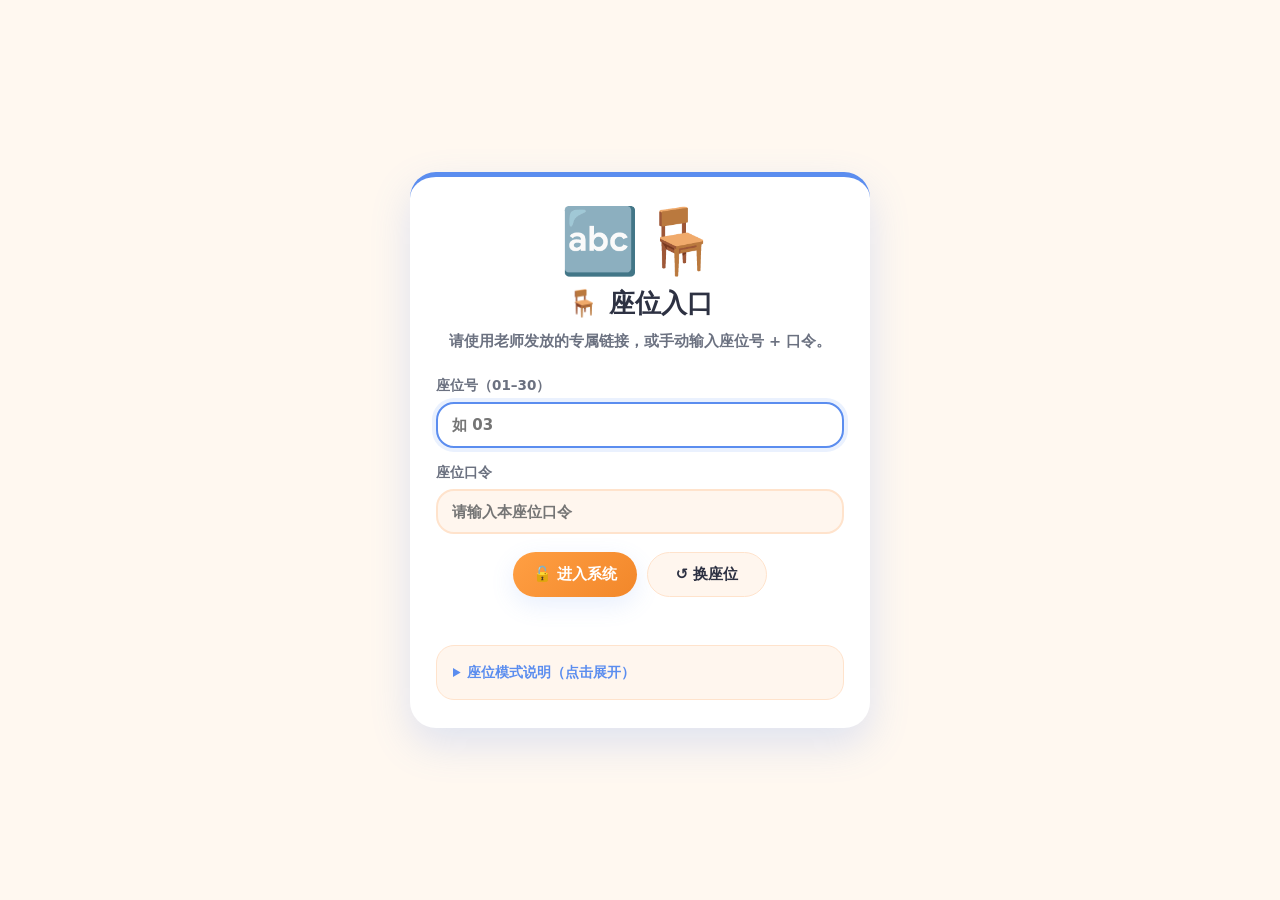
<file: index.html>
<!DOCTYPE html>
<html lang="zh-CN">
<head>
<meta charset="UTF-8" />
<meta name="viewport" content="width=device-width, initial-scale=1.0, maximum-scale=1.0, user-scalable=no" />
<title>少儿英语自然拼读学习系统</title>
<meta name="description" content="面向 5–12 岁儿童的英语自然拼读学习系统：考点库、智能刷题、错题回顾、复习计划、思维导图、模拟考试、背诵打卡、规则讲解、阅读、微课导入、成长打卡，开箱即用。" />
<link rel="preconnect" href="https://fonts.googleapis.com">
<link rel="preconnect" href="https://fonts.gstatic.com" crossorigin>
<link href="https://fonts.googleapis.com/css2?family=Nunito:wght@600;700;800;900&family=Baloo+2:wght@600;700;800&display=swap" rel="stylesheet">
<link rel="stylesheet" href="style.css" />
</head>
<body>
<div class="app">
  <!-- 侧边导航 -->
  <aside class="sidebar">
    <div class="brand">
      <div class="logo">🔤</div>
      <div>
        <div class="t1">自然拼读乐园</div>
        <div class="t2">Phonics Fun · 5–12岁</div>
      </div>
    </div>
    <div class="nav-group">总览</div>
    <button class="nav-item active" data-nav="home"><span class="ico">🏠</span> 学习首页</button>
    <div class="nav-group">核心学习模块</div>
    <button class="nav-item" data-nav="library"><span class="ico">📚</span> 考点库管理</button>
    <button class="nav-item" data-nav="practice"><span class="ico">✏️</span> 智能刷题</button>
    <button class="nav-item" data-nav="wrong"><span class="ico">🔁</span> 错题回顾</button>
    <button class="nav-item" data-nav="plan"><span class="ico">🗓️</span> 复习计划</button>
    <button class="nav-item" data-nav="mindmap"><span class="ico">🧠</span> 思维导图</button>
    <button class="nav-item" data-nav="exam"><span class="ico">📝</span> 模拟考试</button>
    <button class="nav-item" data-nav="recite"><span class="ico">🎤</span> 背诵打卡</button>
    <button class="nav-item" data-nav="rule"><span class="ico">💡</span> 规则说明</button>
    <button class="nav-item" data-nav="quiz"><span class="ico">✅</span> 测试题</button>
    <button class="nav-item" data-nav="reading"><span class="ico">📖</span> 文章阅读题</button>
    <button class="nav-item" data-nav="lecture"><span class="ico">👩‍🏫</span> 名师讲课</button>
    <button class="nav-item" data-nav="checkin"><span class="ico">🌟</span> 打卡学习</button>
    <button class="nav-item" data-nav="pronounce"><span class="ico">🎙️</span> 发音评测</button>
    <button class="nav-item" data-nav="curriculum"><span class="ico">🗺️</span> 学习路线</button>
    <button class="nav-item" data-nav="books"><span class="ico">📚</span> 绘本跟读</button>
  </aside>

  <!-- 主区 -->
  <div class="main">
    <header class="topbar">
      <div>
        <div class="page-title" id="pageTitle">学习首页</div>
        <div class="page-sub" id="pageSub">欢迎来到自然拼读乐园！</div>
      </div>
      <div class="nick-box">
        <div class="nick-avatar" id="nickAvatar">🐯</div>
        <div>
          <div class="seat-badge" id="seatBadge" style="display:none"></div>
          <div class="nick-name" id="nickName">小勇士</div>
          <button class="nick-edit" id="nickEdit">修改昵称</button>
        </div>
      </div>
    </header>
    <main class="content" id="content"><!-- 由 app.js 渲染 --></main>
  </div>
</div>

<!-- 底部导航（移动端） -->
<nav class="bottom-nav" id="bottomNav">
  <button class="bn-item active" data-nav="home"><span class="ico">🏠</span>首页</button>
  <button class="bn-item" data-nav="practice"><span class="ico">✏️</span>刷题</button>
  <button class="bn-item" data-nav="pronounce"><span class="ico">🎙️</span>发音</button>
  <button class="bn-item" data-nav="recite"><span class="ico">🎤</span>背诵</button>
  <button class="bn-item" data-nav="checkin"><span class="ico">🌟</span>打卡</button>
</nav>

<!-- 弹窗 -->
<div class="modal-mask" id="modalMask">
  <div class="modal" id="modalBox"></div>
</div>
<div class="toast" id="toast"></div>

<script src="data.js"></script>
<script src="data_pron.js"></script>
<script src="data_curriculum.js"></script>
<script src="seats.js"></script>
<script src="data_books.js"></script>
<script src="data_audio.js"></script>
<script src="app.js?v=20260814i"></script>
</body>
</html>
</file>
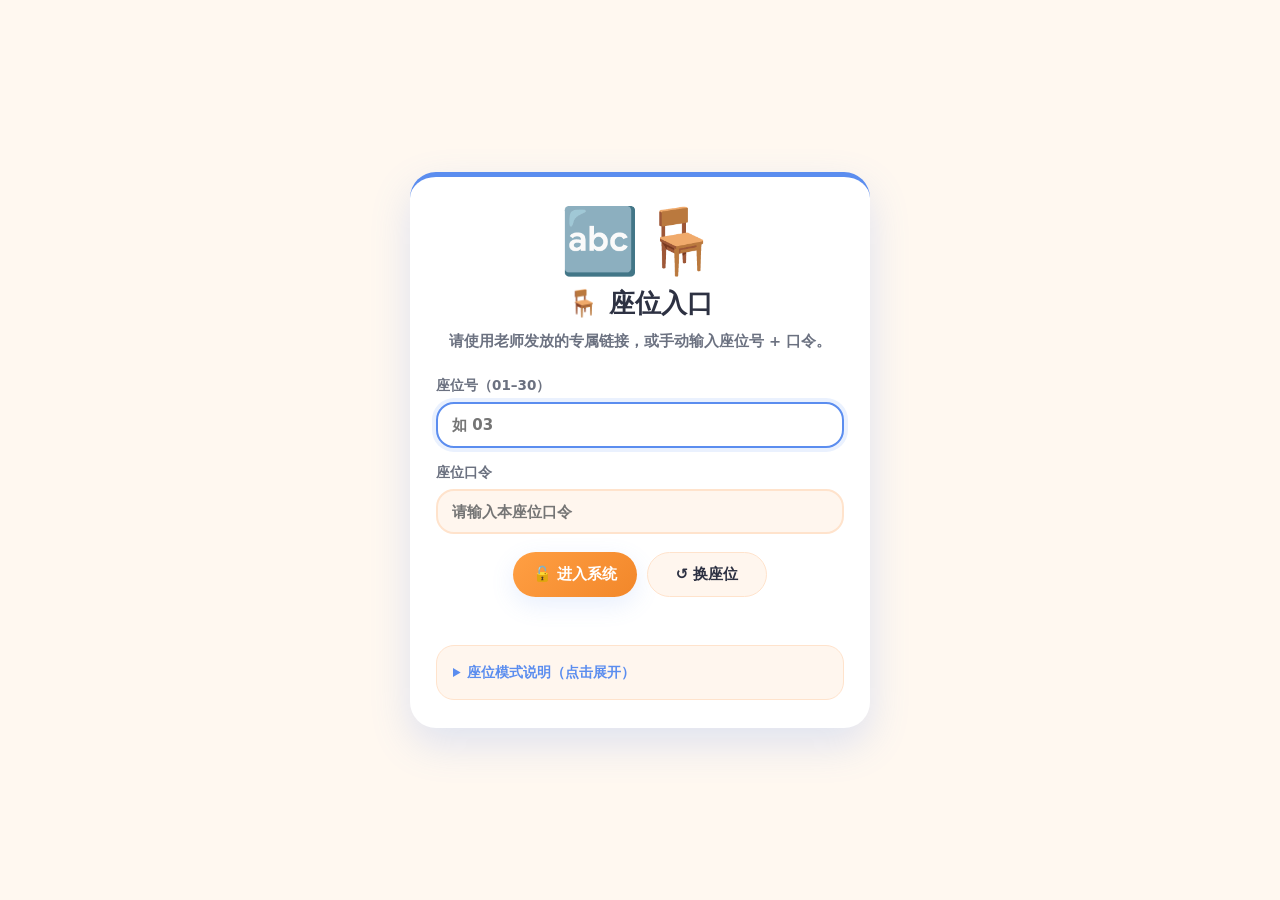
<file: gate.html>
<!DOCTYPE html>
<html lang="zh-CN">
<head>
<meta charset="UTF-8" />
<meta name="viewport" content="width=device-width, initial-scale=1.0, maximum-scale=1.0, user-scalable=no" />
<title>座位入口 · 少儿英语自然拼读</title>
<link rel="stylesheet" href="style.css" />
<style>
  html,body{min-height:100vh;background:var(--bg);}
  .gate-wrap{min-height:100vh;display:flex;align-items:center;justify-content:center;padding:18px;}
  .gate-card{max-width:460px;width:100%;margin:0 auto;background:var(--surface);border-radius:var(--r-lg,22px);padding:32px 26px 28px;box-shadow:var(--sh-lg);border-top:5px solid var(--c-primary);text-align:center;}
  .gate-head{font-size:26px;font-weight:900;color:var(--ink);margin-bottom:6px;}
  .gate-sub{font-size:14.5px;color:var(--ink-2);font-weight:700;line-height:1.6;margin-bottom:22px;}
  .gate-logo{font-size:64px;margin-bottom:10px;line-height:1;}
  .gate-field{text-align:left;margin-bottom:14px;}
  .gate-field label{display:block;font-weight:800;font-size:13.5px;color:var(--ink-2);margin-bottom:6px;}
  .gate-field input{width:100%;padding:12px 14px;border:2px solid var(--border);border-radius:var(--r-md);font-size:15px;font-weight:700;background:var(--surface-2);outline:none;box-sizing:border-box;}
  .gate-field input:focus{border-color:var(--c-primary);background:#fff;}
  .gate-actions{display:flex;flex-wrap:wrap;gap:10px;justify-content:center;margin-top:18px;}
  .gate-actions .btn{min-width:120px;}
  .gate-err{color:#E5484D;font-weight:800;font-size:13.5px;min-height:18px;margin-top:12px;}
  .gate-help{margin-top:18px;text-align:left;background:var(--surface-2);border:1px solid var(--border);border-radius:var(--r-md);padding:14px 16px;font-size:13.5px;font-weight:700;color:var(--ink-2);line-height:1.85;}
  .gate-help summary{cursor:pointer;font-weight:900;color:var(--c-primary);font-size:13.5px;}
  .gate-help .sh-line{margin:3px 0;}
  .gate-back{display:block;margin-top:16px;font-size:13px;font-weight:800;color:var(--c-primary);text-decoration:none;}
  .gate-back:hover{color:var(--c-primary-d);}
</style>
</head>
<body>
<div class="gate-wrap">
  <div id="gateBox" class="gate-card">
    <div class="gate-logo">🔤🪑</div>
    <div class="gate-head" id="gateHead">座位入口</div>
    <div class="gate-sub" id="gateSub">请输入座位号与口令，进入你的专属学习空间</div>
    <div id="gateForm"></div>
    <div class="gate-err" id="gateErr"></div>
    <details class="gate-help"><summary>座位模式说明（点击展开）</summary><div id="gateHelp"></div></details>
  </div>
</div>

<script src="seats.js"></script>
<script>
(function(){
  const $ = s => document.querySelector(s);
  const SEAT_NS = 'phonics_seat';
  const seatBoundKey = id => SEAT_NS + id + '_bound';
  const esc = s => String(s).replace(/[&<>"']/g, c => ({'&':'&amp;','<':'&lt;','>':'&gt;','"':'&quot;',"'":'&#39;'}[c]));

  const params = new URLSearchParams(location.search);
  let seatId = (params.get('seat') || '').toUpperCase();

  const helpText = window.SEAT_HELP || `本系统已开启 30 个座位，每人一个专属链接。
数据按座位完全隔离：每个座位的学习记录、错题、计划都保存在各自独立的 localStorage 中，互不串档。
首次打开专属链接：输入本座位口令完成设备绑定 → 进入系统；之后在同一台设备上打开本链接可免输口令。
换设备 / 清缓存 / 隐身模式：需再次输入口令；口令是真正的钥匙。
防共用为软性防护：理论上清缓存可绕过，请告知学生勿转发链接与口令。真正 100% 一人一号需后端账号体系，当前静态方案无法做到。
口令重置：如需更换某座位口令，把新口令告诉管理员，更新后重新部署（链接不变）。`;

  $('#gateHelp').innerHTML = helpText.split('\n').map(l => `<div class="sh-line">${esc(l)}</div>`).join('');

  function isValid(id){ return (window.SEATS||[]).some(x => x.id === id); }
  function seatPwd(id){ const s = (window.SEATS||[]).find(x => x.id === id); return s ? s.pwd : null; }
  function isBound(id){ try { return localStorage.getItem(seatBoundKey(id)) === '1'; } catch(e){ return false; } }
  function setBound(id){ try { localStorage.setItem(seatBoundKey(id), '1'); } catch(e){} }

  const doAppRedirect = (typeof window.__gateRedirect__ === 'function')
    ? window.__gateRedirect__
    : function (id){ location.replace('index.html?seat=' + encodeURIComponent(id) + '#/home'); };
  function goApp(id){ doAppRedirect(id); }

  function lockForm(id){
    $('#gateHead').textContent = id ? '🪑 座位 ' + id : '🪑 座位入口';
    $('#gateSub').innerHTML = id
      ? `首次打开本座位，请输入口令完成设备绑定。<br>之后本机免输口令，口令是真正的钥匙，请勿转发。`
      : `请使用老师发放的专属链接，或手动输入座位号 + 口令。`;
    $('#gateForm').innerHTML = `
      ${id ? '' : `<div class="gate-field"><label>座位号（01–30）</label><input type="text" id="seatNo" placeholder="如 03" maxlength="2" autocomplete="off" /></div>`}
      <div class="gate-field"><label>座位口令</label><input type="password" id="seatPwd" placeholder="请输入本座位口令" autocomplete="off" /></div>
      <div class="gate-actions">
        <button class="btn accent" id="btnEnter">🔓 进入系统</button>
        <button class="btn soft" id="btnReset">↺ 换座位</button>
      </div>`;
    $('#btnEnter').onclick = doEnter;
    $('#btnReset').onclick = () => { seatId = ''; location.search = ''; };
    const pwd = $('#seatPwd');
    pwd.addEventListener('keydown', e => { if(e.key==='Enter') doEnter(); });
    if(!id){ const no=$('#seatNo'); no.addEventListener('keydown', e => { if(e.key==='Enter') doEnter(); }); setTimeout(()=>no.focus(),30); }
    else setTimeout(()=>pwd.focus(),30);
  }

  function invalidPage(id){
    $('#gateHead').textContent = '⚠️ 座位无效';
    $('#gateSub').textContent = '链接中的座位号「' + esc(id) + '」不存在。本系统仅有 01–30 号座位。';
    $('#gateForm').innerHTML = `
      <div class="gate-actions"><button class="btn accent" id="btnHub">手动输入座位号</button></div>
      <a class="gate-back" href="gate.html">返回座位入口首页</a>`;
    $('#btnHub').onclick = () => { seatId=''; lockForm(''); };
  }

  function doEnter(){
    const id = seatId || ($('#seatNo') ? ($('#seatNo').value||'').trim().toUpperCase() : '');
    const pwd = ($('#seatPwd').value || '').trim().toUpperCase();
    if(!isValid(id)){ $('#gateErr').textContent = '座位号无效（应为 01–30）。'; return; }
    if(pwd !== seatPwd(id)){ $('#gateErr').textContent = '口令错误，请核对后重试。'; return; }
    setBound(id);
    goApp(id);
  }

  // 入口调度
  if(!seatId){
    lockForm('');
  } else if(!isValid(seatId)){
    invalidPage(seatId);
  } else if(isBound(seatId)){
    // 已绑定直接进，无需再输口令
    goApp(seatId);
  } else {
    lockForm(seatId);
  }
})();
</script>
</body>
</html>
</file>
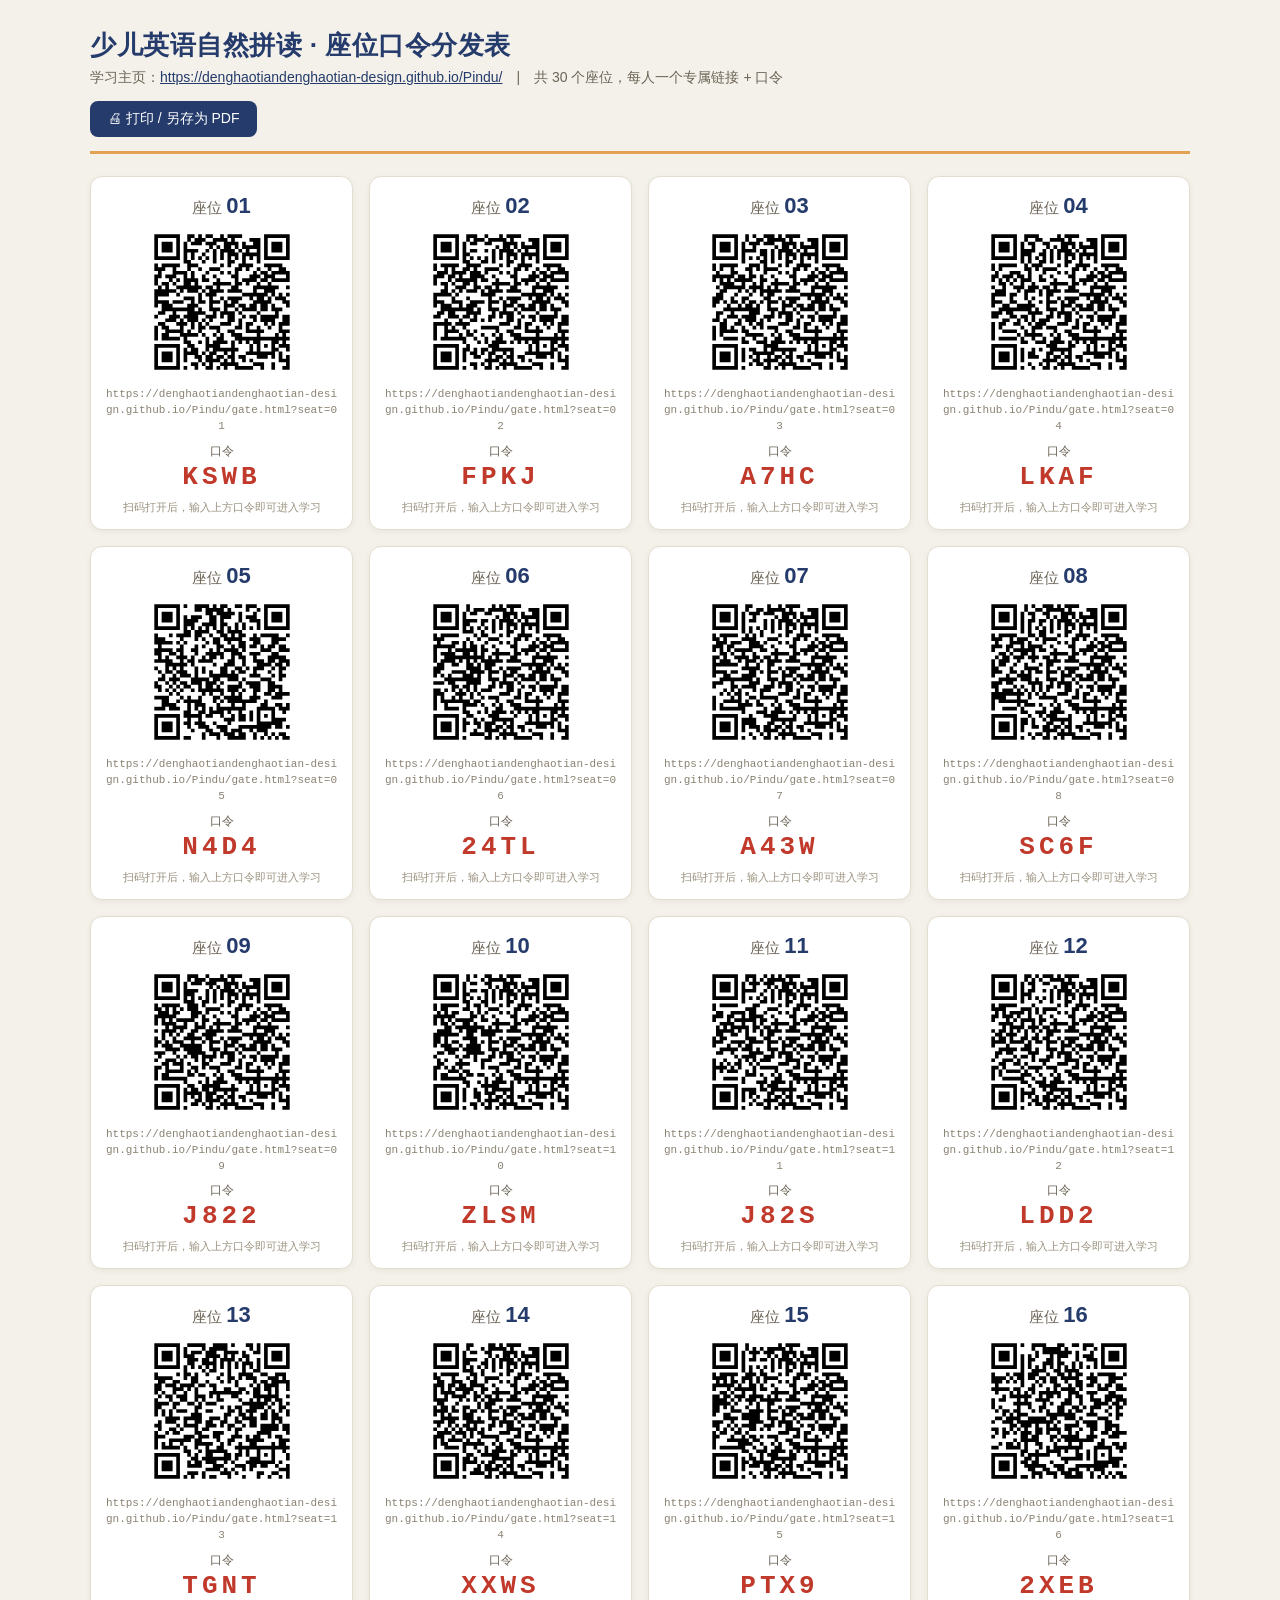
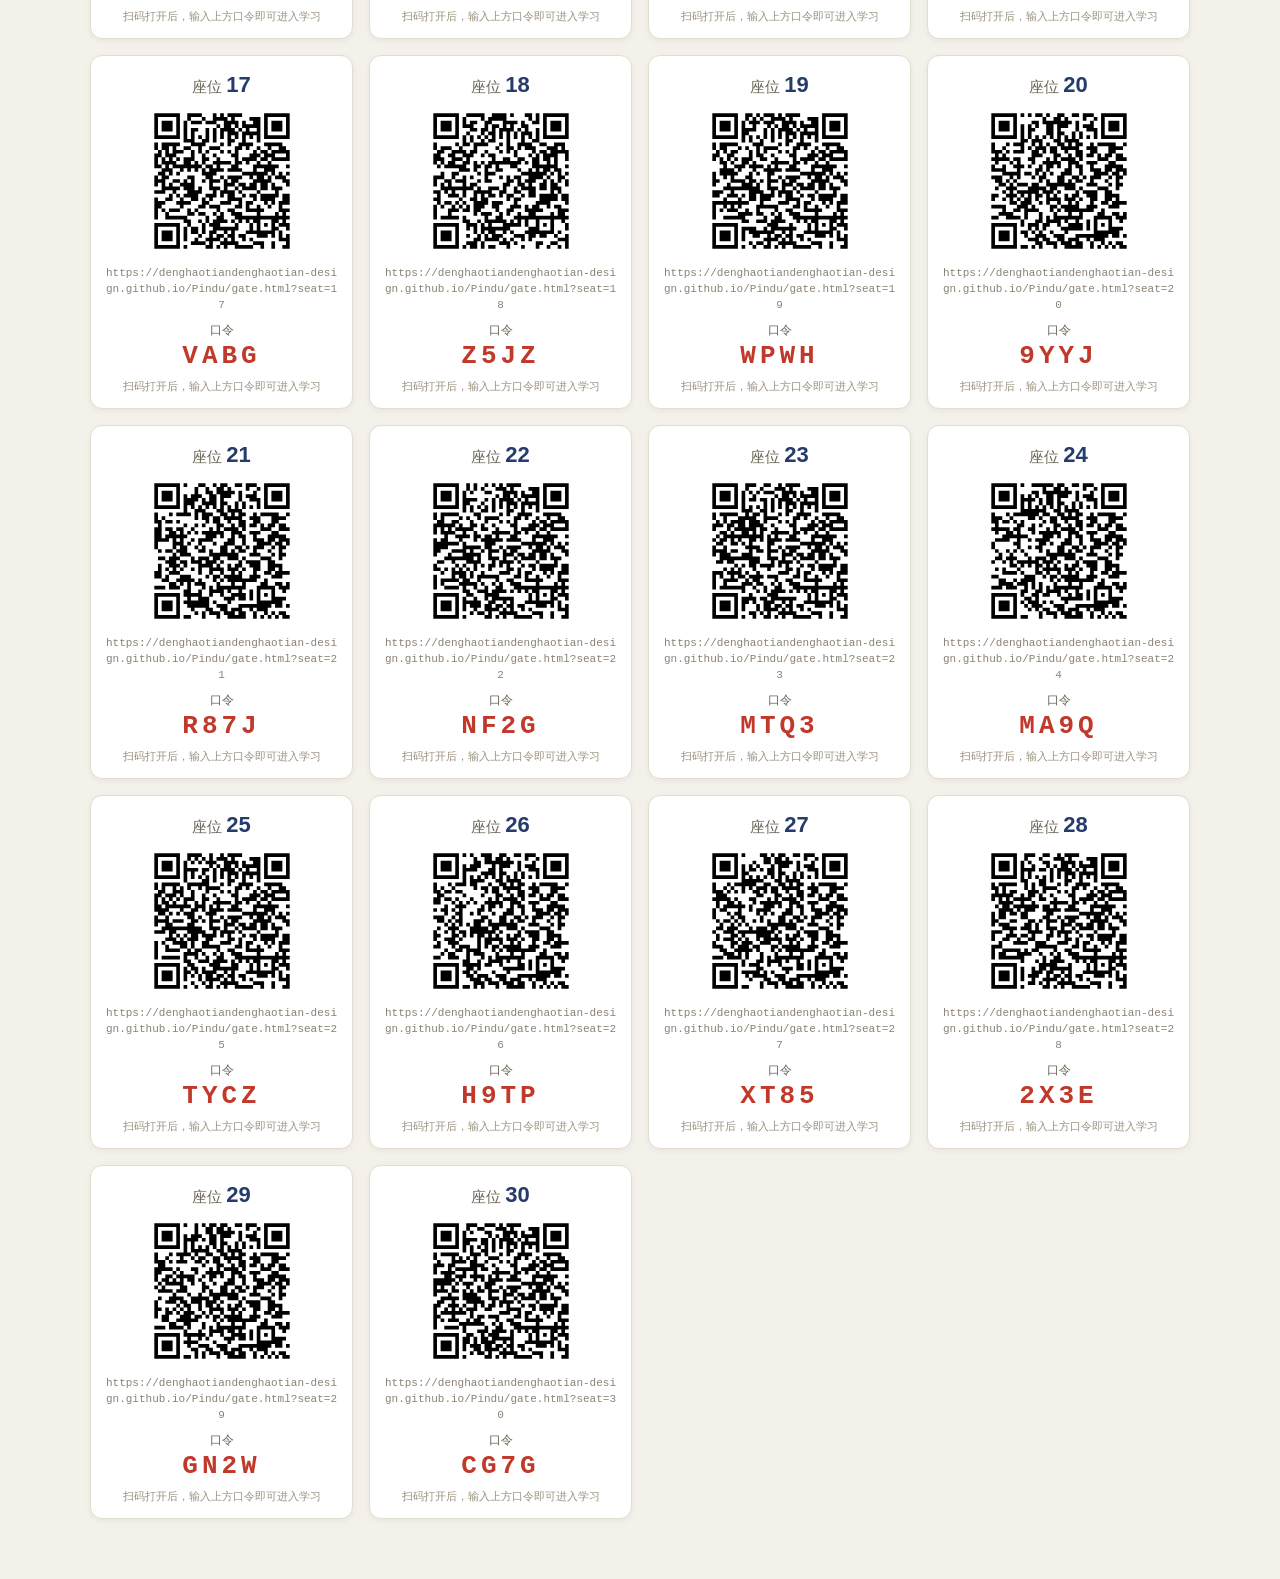
<file: seats.html>
<!DOCTYPE html>
<html lang="zh-CN">
<head>
<meta charset="utf-8">
<meta name="viewport" content="width=device-width, initial-scale=1">
<title>少儿英语自然拼读 · 座位口令分发表</title>
<style>
  * { box-sizing: border-box; }
  body {
    margin: 0; padding: 28px 22px 60px;
    font-family: -apple-system, "PingFang SC", "Microsoft YaHei", "Segoe UI", sans-serif;
    background: #f4f1ea; color: #2b2620;
  }
  .top {
    max-width: 1100px; margin: 0 auto 22px;
    border-bottom: 3px solid #e2a252; padding-bottom: 14px;
  }
  h1 { margin: 0 0 6px; font-size: 26px; color: #243b6b; letter-spacing: .5px; }
  .sub { margin: 0; font-size: 14px; color: #6b6356; }
  .sub a { color: #243b6b; word-break: break-all; }
  .bar { margin: 14px 0 0; }
  .print-btn {
    display: inline-block; background: #243b6b; color: #fff; border: none;
    padding: 9px 18px; border-radius: 8px; font-size: 14px; cursor: pointer;
  }
  .print-btn:hover { background: #1b2d52; }
  .grid {
    max-width: 1100px; margin: 0 auto;
    display: grid; grid-template-columns: repeat(auto-fill, minmax(248px, 1fr));
    gap: 16px;
  }
  .card {
    background: #fff; border: 1px solid #e3ddcf; border-radius: 12px;
    padding: 16px 14px 14px; text-align: center;
    box-shadow: 0 2px 6px rgba(0,0,0,.05);
    break-inside: avoid; page-break-inside: avoid;
  }
  .seat-no { font-size: 15px; color: #6b6356; margin-bottom: 8px; }
  .seat-no span { font-size: 22px; font-weight: 800; color: #243b6b; }
  .qr { display: flex; justify-content: center; }
  .qr svg { width: 150px; height: 150px; display: block; }
  .link {
    font-size: 11px; color: #8a8273; word-break: break-all; margin: 10px 0 8px;
    line-height: 1.45; font-family: ui-monospace, Menlo, Consolas, monospace;
  }
  .pwd-label { font-size: 12px; color: #6b6356; }
  .pwd {
    font-size: 26px; font-weight: 800; letter-spacing: 4px; color: #c0392b;
    margin: 2px 0 8px; font-family: ui-monospace, Menlo, Consolas, monospace;
  }
  .tip { font-size: 11px; color: #9a917f; }
  @media print {
    body { background: #fff; padding: 0; }
    .print-btn { display: none; }
    .grid { gap: 10px; }
    .card { box-shadow: none; border-color: #ccc; }
    @page { size: A4; margin: 12mm; }
  }
</style>
</head>
<body>
  <div class="top">
    <h1>少儿英语自然拼读 · 座位口令分发表</h1>
    <p class="sub">学习主页：<a href="https://denghaotiandenghaotian-design.github.io/Pindu/">https://denghaotiandenghaotian-design.github.io/Pindu/</a>　|　共 30 个座位，每人一个专属链接 + 口令</p>
    <div class="bar"><button class="print-btn" onclick="window.print()">🖨 打印 / 另存为 PDF</button></div>
  </div>
  <div class="grid">

    <div class="card">
      <div class="seat-no">座位 <span>01</span></div>
      <div class="qr"><svg version="1.1" viewBox="0 0 41 41" xmlns="http://www.w3.org/2000/svg"><path d="M2,2H3V3H2zM3,2H4V3H3zM4,2H5V3H4zM5,2H6V3H5zM6,2H7V3H6zM7,2H8V3H7zM8,2H9V3H8zM11,2H12V3H11zM12,2H13V3H12zM14,2H15V3H14zM16,2H17V3H16zM17,2H18V3H17zM20,2H21V3H20zM22,2H23V3H22zM23,2H24V3H23zM24,2H25V3H24zM25,2H26V3H25zM32,2H33V3H32zM33,2H34V3H33zM34,2H35V3H34zM35,2H36V3H35zM36,2H37V3H36zM37,2H38V3H37zM38,2H39V3H38zM2,3H3V4H2zM8,3H9V4H8zM11,3H12V4H11zM13,3H14V4H13zM14,3H15V4H14zM15,3H16V4H15zM18,3H19V4H18zM19,3H20V4H19zM20,3H21V4H20zM21,3H22V4H21zM23,3H24V4H23zM28,3H29V4H28zM29,3H30V4H29zM30,3H31V4H30zM32,3H33V4H32zM38,3H39V4H38zM2,4H3V5H2zM4,4H5V5H4zM5,4H6V5H5zM6,4H7V5H6zM8,4H9V5H8zM10,4H11V5H10zM12,4H13V5H12zM13,4H14V5H13zM14,4H15V5H14zM16,4H17V5H16zM17,4H18V5H17zM18,4H19V5H18zM21,4H22V5H21zM22,4H23V5H22zM23,4H24V5H23zM24,4H25V5H24zM26,4H27V5H26zM29,4H30V5H29zM30,4H31V5H30zM32,4H33V5H32zM34,4H35V5H34zM35,4H36V5H35zM36,4H37V5H36zM38,4H39V5H38zM2,5H3V6H2zM4,5H5V6H4zM5,5H6V6H5zM6,5H7V6H6zM8,5H9V6H8zM10,5H11V6H10zM17,5H18V6H17zM19,5H20V6H19zM21,5H22V6H21zM22,5H23V6H22zM24,5H25V6H24zM26,5H27V6H26zM27,5H28V6H27zM28,5H29V6H28zM29,5H30V6H29zM30,5H31V6H30zM32,5H33V6H32zM34,5H35V6H34zM35,5H36V6H35zM36,5H37V6H36zM38,5H39V6H38zM2,6H3V7H2zM4,6H5V7H4zM5,6H6V7H5zM6,6H7V7H6zM8,6H9V7H8zM10,6H11V7H10zM11,6H12V7H11zM12,6H13V7H12zM13,6H14V7H13zM16,6H17V7H16zM18,6H19V7H18zM20,6H21V7H20zM21,6H22V7H21zM22,6H23V7H22zM23,6H24V7H23zM25,6H26V7H25zM27,6H28V7H27zM30,6H31V7H30zM32,6H33V7H32zM34,6H35V7H34zM35,6H36V7H35zM36,6H37V7H36zM38,6H39V7H38zM2,7H3V8H2zM8,7H9V8H8zM10,7H11V8H10zM12,7H13V8H12zM15,7H16V8H15zM18,7H19V8H18zM20,7H21V8H20zM22,7H23V8H22zM23,7H24V8H23zM24,7H25V8H24zM26,7H27V8H26zM27,7H28V8H27zM28,7H29V8H28zM29,7H30V8H29zM30,7H31V8H30zM32,7H33V8H32zM38,7H39V8H38zM2,8H3V9H2zM3,8H4V9H3zM4,8H5V9H4zM5,8H6V9H5zM6,8H7V9H6zM7,8H8V9H7zM8,8H9V9H8zM10,8H11V9H10zM12,8H13V9H12zM14,8H15V9H14zM16,8H17V9H16zM18,8H19V9H18zM20,8H21V9H20zM22,8H23V9H22zM24,8H25V9H24zM26,8H27V9H26zM28,8H29V9H28zM30,8H31V9H30zM32,8H33V9H32zM33,8H34V9H33zM34,8H35V9H34zM35,8H36V9H35zM36,8H37V9H36zM37,8H38V9H37zM38,8H39V9H38zM10,9H11V10H10zM11,9H12V10H11zM15,9H16V10H15zM18,9H19V10H18zM22,9H23V10H22zM23,9H24V10H23zM26,9H27V10H26zM30,9H31V10H30zM2,10H3V11H2zM4,10H5V11H4zM5,10H6V11H5zM6,10H7V11H6zM7,10H8V11H7zM8,10H9V11H8zM11,10H12V11H11zM12,10H13V11H12zM13,10H14V11H13zM20,10H21V11H20zM22,10H23V11H22zM25,10H26V11H25zM26,10H27V11H26zM27,10H28V11H27zM28,10H29V11H28zM32,10H33V11H32zM33,10H34V11H33zM34,10H35V11H34zM35,10H36V11H35zM36,10H37V11H36zM2,11H3V12H2zM3,11H4V12H3zM4,11H5V12H4zM7,11H8V12H7zM11,11H12V12H11zM14,11H15V12H14zM17,11H18V12H17zM18,11H19V12H18zM19,11H20V12H19zM24,11H25V12H24zM25,11H26V12H25zM27,11H28V12H27zM30,11H31V12H30zM33,11H34V12H33zM36,11H37V12H36zM37,11H38V12H37zM3,12H4V13H3zM7,12H8V13H7zM8,12H9V13H8zM9,12H10V13H9zM10,12H11V13H10zM12,12H13V13H12zM16,12H17V13H16zM20,12H21V13H20zM22,12H23V13H22zM24,12H25V13H24zM29,12H30V13H29zM31,12H32V13H31zM32,12H33V13H32zM34,12H35V13H34zM35,12H36V13H35zM36,12H37V13H36zM37,12H38V13H37zM38,12H39V13H38zM2,13H3V14H2zM3,13H4V14H3zM5,13H6V14H5zM6,13H7V14H6zM7,13H8V14H7zM10,13H11V14H10zM12,13H13V14H12zM15,13H16V14H15zM18,13H19V14H18zM23,13H24V14H23zM24,13H25V14H24zM28,13H29V14H28zM29,13H30V14H29zM30,13H31V14H30zM32,13H33V14H32zM33,13H34V14H33zM34,13H35V14H34zM38,13H39V14H38zM2,14H3V15H2zM6,14H7V15H6zM8,14H9V15H8zM10,14H11V15H10zM11,14H12V15H11zM12,14H13V15H12zM13,14H14V15H13zM15,14H16V15H15zM16,14H17V15H16zM19,14H20V15H19zM24,14H25V15H24zM26,14H27V15H26zM27,14H28V15H27zM28,14H29V15H28zM29,14H30V15H29zM31,14H32V15H31zM32,14H33V15H32zM34,14H35V15H34zM35,14H36V15H35zM36,14H37V15H36zM37,14H38V15H37zM38,14H39V15H38zM2,15H3V16H2zM4,15H5V16H4zM5,15H6V16H5zM7,15H8V16H7zM10,15H11V16H10zM11,15H12V16H11zM13,15H14V16H13zM18,15H19V16H18zM19,15H20V16H19zM20,15H21V16H20zM21,15H22V16H21zM22,15H23V16H22zM24,15H25V16H24zM25,15H26V16H25zM27,15H28V16H27zM30,15H31V16H30zM33,15H34V16H33zM3,16H4V17H3zM5,16H6V17H5zM8,16H9V17H8zM9,16H10V17H9zM10,16H11V17H10zM11,16H12V17H11zM12,16H13V17H12zM13,16H14V17H13zM14,16H15V17H14zM16,16H17V17H16zM17,16H18V17H17zM19,16H20V17H19zM23,16H24V17H23zM24,16H25V17H24zM29,16H30V17H29zM30,16H31V17H30zM31,16H32V17H31zM32,16H33V17H32zM33,16H34V17H33zM34,16H35V17H34zM35,16H36V17H35zM38,16H39V17H38zM2,17H3V18H2zM3,17H4V18H3zM4,17H5V18H4zM5,17H6V18H5zM6,17H7V18H6zM7,17H8V18H7zM9,17H10V18H9zM11,17H12V18H11zM12,17H13V18H12zM13,17H14V18H13zM15,17H16V18H15zM17,17H18V18H17zM18,17H19V18H18zM19,17H20V18H19zM20,17H21V18H20zM22,17H23V18H22zM23,17H24V18H23zM24,17H25V18H24zM25,17H26V18H25zM29,17H30V18H29zM32,17H33V18H32zM33,17H34V18H33zM34,17H35V18H34zM2,18H3V19H2zM3,18H4V19H3zM4,18H5V19H4zM5,18H6V19H5zM8,18H9V19H8zM14,18H15V19H14zM16,18H17V19H16zM17,18H18V19H17zM18,18H19V19H18zM26,18H27V19H26zM27,18H28V19H27zM28,18H29V19H28zM29,18H30V19H29zM30,18H31V19H30zM31,18H32V19H31zM32,18H33V19H32zM34,18H35V19H34zM36,18H37V19H36zM38,18H39V19H38zM2,19H3V20H2zM10,19H11V20H10zM11,19H12V20H11zM12,19H13V20H12zM14,19H15V20H14zM17,19H18V20H17zM20,19H21V20H20zM22,19H23V20H22zM23,19H24V20H23zM24,19H25V20H24zM25,19H26V20H25zM28,19H29V20H28zM30,19H31V20H30zM31,19H32V20H31zM33,19H34V20H33zM35,19H36V20H35zM36,19H37V20H36zM37,19H38V20H37zM2,20H3V21H2zM3,20H4V21H3zM4,20H5V21H4zM5,20H6V21H5zM7,20H8V21H7zM8,20H9V21H8zM9,20H10V21H9zM12,20H13V21H12zM14,20H15V21H14zM15,20H16V21H15zM17,20H18V21H17zM18,20H19V21H18zM19,20H20V21H19zM21,20H22V21H21zM23,20H24V21H23zM24,20H25V21H24zM29,20H30V21H29zM30,20H31V21H30zM31,20H32V21H31zM32,20H33V21H32zM33,20H34V21H33zM37,20H38V21H37zM38,20H39V21H38zM2,21H3V22H2zM4,21H5V22H4zM5,21H6V22H5zM6,21H7V22H6zM11,21H12V22H11zM12,21H13V22H12zM13,21H14V22H13zM17,21H18V22H17zM21,21H22V22H21zM22,21H23V22H22zM23,21H24V22H23zM25,21H26V22H25zM26,21H27V22H26zM28,21H29V22H28zM29,21H30V22H29zM31,21H32V22H31zM32,21H33V22H32zM34,21H35V22H34zM38,21H39V22H38zM4,22H5V23H4zM5,22H6V23H5zM6,22H7V23H6zM7,22H8V23H7zM8,22H9V23H8zM9,22H10V23H9zM10,22H11V23H10zM11,22H12V23H11zM12,22H13V23H12zM14,22H15V23H14zM17,22H18V23H17zM18,22H19V23H18zM19,22H20V23H19zM21,22H22V23H21zM24,22H25V23H24zM26,22H27V23H26zM27,22H28V23H27zM28,22H29V23H28zM29,22H30V23H29zM31,22H32V23H31zM32,22H33V23H32zM34,22H35V23H34zM35,22H36V23H35zM36,22H37V23H36zM3,23H4V24H3zM4,23H5V24H4zM7,23H8V24H7zM11,23H12V24H11zM12,23H13V24H12zM13,23H14V24H13zM14,23H15V24H14zM15,23H16V24H15zM18,23H19V24H18zM20,23H21V24H20zM21,23H22V24H21zM22,23H23V24H22zM23,23H24V24H23zM25,23H26V24H25zM30,23H31V24H30zM35,23H36V24H35zM2,24H3V25H2zM6,24H7V25H6zM7,24H8V25H7zM8,24H9V25H8zM10,24H11V25H10zM11,24H12V25H11zM12,24H13V25H12zM13,24H14V25H13zM16,24H17V25H16zM17,24H18V25H17zM18,24H19V25H18zM20,24H21V25H20zM22,24H23V25H22zM23,24H24V25H23zM26,24H27V25H26zM28,24H29V25H28zM29,24H30V25H29zM31,24H32V25H31zM32,24H33V25H32zM33,24H34V25H33zM34,24H35V25H34zM35,24H36V25H35zM37,24H38V25H37zM38,24H39V25H38zM5,25H6V26H5zM6,25H7V26H6zM7,25H8V26H7zM9,25H10V26H9zM11,25H12V26H11zM12,25H13V26H12zM13,25H14V26H13zM15,25H16V26H15zM17,25H18V26H17zM22,25H23V26H22zM23,25H24V26H23zM25,25H26V26H25zM29,25H30V26H29zM31,25H32V26H31zM32,25H33V26H32zM33,25H34V26H33zM34,25H35V26H34zM37,25H38V26H37zM38,25H39V26H38zM3,26H4V27H3zM4,26H5V27H4zM8,26H9V27H8zM9,26H10V27H9zM10,26H11V27H10zM12,26H13V27H12zM14,26H15V27H14zM16,26H17V27H16zM20,26H21V27H20zM21,26H22V27H21zM22,26H23V27H22zM25,26H26V27H25zM27,26H28V27H27zM28,26H29V27H28zM32,26H33V27H32zM34,26H35V27H34zM36,26H37V27H36zM37,26H38V27H37zM38,26H39V27H38zM2,27H3V28H2zM4,27H5V28H4zM5,27H6V28H5zM9,27H10V28H9zM12,27H13V28H12zM14,27H15V28H14zM15,27H16V28H15zM17,27H18V28H17zM18,27H19V28H18zM19,27H20V28H19zM24,27H25V28H24zM25,27H26V28H25zM27,27H28V28H27zM30,27H31V28H30zM33,27H34V28H33zM36,27H37V28H36zM2,28H3V29H2zM5,28H6V29H5zM6,28H7V29H6zM7,28H8V29H7zM8,28H9V29H8zM9,28H10V29H9zM11,28H12V29H11zM14,28H15V29H14zM19,28H20V29H19zM22,28H23V29H22zM23,28H24V29H23zM27,28H28V29H27zM28,28H29V29H28zM29,28H30V29H29zM30,28H31V29H30zM31,28H32V29H31zM36,28H37V29H36zM37,28H38V29H37zM38,28H39V29H38zM2,29H3V30H2zM4,29H5V30H4zM5,29H6V30H5zM9,29H10V30H9zM10,29H11V30H10zM11,29H12V30H11zM12,29H13V30H12zM13,29H14V30H13zM15,29H16V30H15zM18,29H19V30H18zM20,29H21V30H20zM23,29H24V30H23zM24,29H25V30H24zM25,29H26V30H25zM30,29H31V30H30zM35,29H36V30H35zM37,29H38V30H37zM2,30H3V31H2zM4,30H5V31H4zM5,30H6V31H5zM6,30H7V31H6zM7,30H8V31H7zM8,30H9V31H8zM10,30H11V31H10zM16,30H17V31H16zM19,30H20V31H19zM20,30H21V31H20zM24,30H25V31H24zM25,30H26V31H25zM26,30H27V31H26zM27,30H28V31H27zM28,30H29V31H28zM29,30H30V31H29zM30,30H31V31H30zM31,30H32V31H31zM32,30H33V31H32zM33,30H34V31H33zM34,30H35V31H34zM35,30H36V31H35zM36,30H37V31H36zM37,30H38V31H37zM38,30H39V31H38zM10,31H11V32H10zM11,31H12V32H11zM14,31H15V32H14zM16,31H17V32H16zM18,31H19V32H18zM19,31H20V32H19zM20,31H21V32H20zM21,31H22V32H21zM23,31H24V32H23zM25,31H26V32H25zM27,31H28V32H27zM29,31H30V32H29zM30,31H31V32H30zM34,31H35V32H34zM35,31H36V32H35zM37,31H38V32H37zM2,32H3V33H2zM3,32H4V33H3zM4,32H5V33H4zM5,32H6V33H5zM6,32H7V33H6zM7,32H8V33H7zM8,32H9V33H8zM11,32H12V33H11zM12,32H13V33H12zM16,32H17V33H16zM17,32H18V33H17zM18,32H19V33H18zM19,32H20V33H19zM23,32H24V33H23zM28,32H29V33H28zM30,32H31V33H30zM32,32H33V33H32zM34,32H35V33H34zM36,32H37V33H36zM37,32H38V33H37zM38,32H39V33H38zM2,33H3V34H2zM8,33H9V34H8zM10,33H11V34H10zM12,33H13V34H12zM13,33H14V34H13zM16,33H17V34H16zM18,33H19V34H18zM19,33H20V34H19zM20,33H21V34H20zM21,33H22V34H21zM22,33H23V34H22zM23,33H24V34H23zM24,33H25V34H24zM28,33H29V34H28zM30,33H31V34H30zM34,33H35V34H34zM35,33H36V34H35zM38,33H39V34H38zM2,34H3V35H2zM4,34H5V35H4zM5,34H6V35H5zM6,34H7V35H6zM8,34H9V35H8zM10,34H11V35H10zM11,34H12V35H11zM12,34H13V35H12zM13,34H14V35H13zM15,34H16V35H15zM17,34H18V35H17zM18,34H19V35H18zM21,34H22V35H21zM23,34H24V35H23zM27,34H28V35H27zM28,34H29V35H28zM29,34H30V35H29zM30,34H31V35H30zM31,34H32V35H31zM32,34H33V35H32zM33,34H34V35H33zM34,34H35V35H34zM36,34H37V35H36zM2,35H3V36H2zM4,35H5V36H4zM5,35H6V36H5zM6,35H7V36H6zM8,35H9V36H8zM10,35H11V36H10zM13,35H14V36H13zM14,35H15V36H14zM16,35H17V36H16zM17,35H18V36H17zM19,35H20V36H19zM20,35H21V36H20zM22,35H23V36H22zM23,35H24V36H23zM25,35H26V36H25zM26,35H27V36H26zM30,35H31V36H30zM31,35H32V36H31zM32,35H33V36H32zM34,35H35V36H34zM36,35H37V36H36zM38,35H39V36H38zM2,36H3V37H2zM4,36H5V37H4zM5,36H6V37H5zM6,36H7V37H6zM8,36H9V37H8zM10,36H11V37H10zM14,36H15V37H14zM16,36H17V37H16zM17,36H18V37H17zM18,36H19V37H18zM19,36H20V37H19zM21,36H22V37H21zM23,36H24V37H23zM26,36H27V37H26zM28,36H29V37H28zM36,36H37V37H36zM37,36H38V37H37zM38,36H39V37H38zM2,37H3V38H2zM8,37H9V38H8zM12,37H13V38H12zM13,37H14V38H13zM15,37H16V38H15zM17,37H18V38H17zM20,37H21V38H20zM21,37H22V38H21zM22,37H23V38H22zM23,37H24V38H23zM24,37H25V38H24zM29,37H30V38H29zM30,37H31V38H30zM31,37H32V38H31zM34,37H35V38H34zM38,37H39V38H38zM2,38H3V39H2zM3,38H4V39H3zM4,38H5V39H4zM5,38H6V39H5zM6,38H7V39H6zM7,38H8V39H7zM8,38H9V39H8zM10,38H11V39H10zM13,38H14V39H13zM16,38H17V39H16zM17,38H18V39H17zM19,38H20V39H19zM21,38H22V39H21zM24,38H25V39H24zM25,38H26V39H25zM26,38H27V39H26zM27,38H28V39H27zM28,38H29V39H28zM31,38H32V39H31zM34,38H35V39H34zM37,38H38V39H37zM38,38H39V39H38z" id="qr-path" fill="#000000" fill-opacity="1" fill-rule="nonzero" stroke="none"/></svg></div>
      <div class="link">https://denghaotiandenghaotian-design.github.io/Pindu/gate.html?seat=01</div>
      <div class="pwd-label">口令</div>
      <div class="pwd">KSWB</div>
      <div class="tip">扫码打开后，输入上方口令即可进入学习</div>
    </div>

    <div class="card">
      <div class="seat-no">座位 <span>02</span></div>
      <div class="qr"><svg version="1.1" viewBox="0 0 41 41" xmlns="http://www.w3.org/2000/svg"><path d="M2,2H3V3H2zM3,2H4V3H3zM4,2H5V3H4zM5,2H6V3H5zM6,2H7V3H6zM7,2H8V3H7zM8,2H9V3H8zM11,2H12V3H11zM12,2H13V3H12zM13,2H14V3H13zM16,2H17V3H16zM20,2H21V3H20zM22,2H23V3H22zM23,2H24V3H23zM24,2H25V3H24zM25,2H26V3H25zM32,2H33V3H32zM33,2H34V3H33zM34,2H35V3H34zM35,2H36V3H35zM36,2H37V3H36zM37,2H38V3H37zM38,2H39V3H38zM2,3H3V4H2zM8,3H9V4H8zM11,3H12V4H11zM13,3H14V4H13zM14,3H15V4H14zM15,3H16V4H15zM17,3H18V4H17zM18,3H19V4H18zM19,3H20V4H19zM20,3H21V4H20zM21,3H22V4H21zM23,3H24V4H23zM28,3H29V4H28zM29,3H30V4H29zM30,3H31V4H30zM32,3H33V4H32zM38,3H39V4H38zM2,4H3V5H2zM4,4H5V5H4zM5,4H6V5H5zM6,4H7V5H6zM8,4H9V5H8zM10,4H11V5H10zM12,4H13V5H12zM13,4H14V5H13zM16,4H17V5H16zM17,4H18V5H17zM21,4H22V5H21zM22,4H23V5H22zM23,4H24V5H23zM24,4H25V5H24zM26,4H27V5H26zM29,4H30V5H29zM30,4H31V5H30zM32,4H33V5H32zM34,4H35V5H34zM35,4H36V5H35zM36,4H37V5H36zM38,4H39V5H38zM2,5H3V6H2zM4,5H5V6H4zM5,5H6V6H5zM6,5H7V6H6zM8,5H9V6H8zM10,5H11V6H10zM19,5H20V6H19zM21,5H22V6H21zM22,5H23V6H22zM24,5H25V6H24zM26,5H27V6H26zM27,5H28V6H27zM28,5H29V6H28zM29,5H30V6H29zM30,5H31V6H30zM32,5H33V6H32zM34,5H35V6H34zM35,5H36V6H35zM36,5H37V6H36zM38,5H39V6H38zM2,6H3V7H2zM4,6H5V7H4zM5,6H6V7H5zM6,6H7V7H6zM8,6H9V7H8zM10,6H11V7H10zM12,6H13V7H12zM13,6H14V7H13zM16,6H17V7H16zM18,6H19V7H18zM20,6H21V7H20zM21,6H22V7H21zM22,6H23V7H22zM23,6H24V7H23zM25,6H26V7H25zM27,6H28V7H27zM30,6H31V7H30zM32,6H33V7H32zM34,6H35V7H34zM35,6H36V7H35zM36,6H37V7H36zM38,6H39V7H38zM2,7H3V8H2zM8,7H9V8H8zM10,7H11V8H10zM11,7H12V8H11zM18,7H19V8H18zM20,7H21V8H20zM22,7H23V8H22zM23,7H24V8H23zM24,7H25V8H24zM26,7H27V8H26zM27,7H28V8H27zM28,7H29V8H28zM29,7H30V8H29zM30,7H31V8H30zM32,7H33V8H32zM38,7H39V8H38zM2,8H3V9H2zM3,8H4V9H3zM4,8H5V9H4zM5,8H6V9H5zM6,8H7V9H6zM7,8H8V9H7zM8,8H9V9H8zM10,8H11V9H10zM12,8H13V9H12zM14,8H15V9H14zM16,8H17V9H16zM18,8H19V9H18zM20,8H21V9H20zM22,8H23V9H22zM24,8H25V9H24zM26,8H27V9H26zM28,8H29V9H28zM30,8H31V9H30zM32,8H33V9H32zM33,8H34V9H33zM34,8H35V9H34zM35,8H36V9H35zM36,8H37V9H36zM37,8H38V9H37zM38,8H39V9H38zM10,9H11V10H10zM11,9H12V10H11zM15,9H16V10H15zM16,9H17V10H16zM18,9H19V10H18zM22,9H23V10H22zM23,9H24V10H23zM26,9H27V10H26zM30,9H31V10H30zM2,10H3V11H2zM4,10H5V11H4zM5,10H6V11H5zM6,10H7V11H6zM7,10H8V11H7zM8,10H9V11H8zM11,10H12V11H11zM12,10H13V11H12zM13,10H14V11H13zM14,10H15V11H14zM20,10H21V11H20zM22,10H23V11H22zM25,10H26V11H25zM26,10H27V11H26zM27,10H28V11H27zM28,10H29V11H28zM32,10H33V11H32zM33,10H34V11H33zM34,10H35V11H34zM35,10H36V11H35zM36,10H37V11H36zM2,11H3V12H2zM5,11H6V12H5zM7,11H8V12H7zM10,11H11V12H10zM11,11H12V12H11zM13,11H14V12H13zM16,11H17V12H16zM17,11H18V12H17zM18,11H19V12H18zM19,11H20V12H19zM24,11H25V12H24zM25,11H26V12H25zM27,11H28V12H27zM30,11H31V12H30zM33,11H34V12H33zM36,11H37V12H36zM37,11H38V12H37zM3,12H4V13H3zM4,12H5V13H4zM5,12H6V13H5zM7,12H8V13H7zM8,12H9V13H8zM9,12H10V13H9zM10,12H11V13H10zM12,12H13V13H12zM13,12H14V13H13zM14,12H15V13H14zM16,12H17V13H16zM20,12H21V13H20zM22,12H23V13H22zM24,12H25V13H24zM29,12H30V13H29zM31,12H32V13H31zM32,12H33V13H32zM34,12H35V13H34zM35,12H36V13H35zM36,12H37V13H36zM37,12H38V13H37zM38,12H39V13H38zM2,13H3V14H2zM3,13H4V14H3zM4,13H5V14H4zM6,13H7V14H6zM7,13H8V14H7zM9,13H10V14H9zM12,13H13V14H12zM13,13H14V14H13zM14,13H15V14H14zM15,13H16V14H15zM18,13H19V14H18zM23,13H24V14H23zM24,13H25V14H24zM28,13H29V14H28zM29,13H30V14H29zM30,13H31V14H30zM32,13H33V14H32zM33,13H34V14H33zM34,13H35V14H34zM38,13H39V14H38zM2,14H3V15H2zM6,14H7V15H6zM8,14H9V15H8zM9,14H10V15H9zM10,14H11V15H10zM11,14H12V15H11zM12,14H13V15H12zM13,14H14V15H13zM15,14H16V15H15zM16,14H17V15H16zM19,14H20V15H19zM24,14H25V15H24zM26,14H27V15H26zM27,14H28V15H27zM28,14H29V15H28zM29,14H30V15H29zM31,14H32V15H31zM32,14H33V15H32zM34,14H35V15H34zM35,14H36V15H35zM36,14H37V15H36zM37,14H38V15H37zM38,14H39V15H38zM2,15H3V16H2zM4,15H5V16H4zM5,15H6V16H5zM7,15H8V16H7zM10,15H11V16H10zM11,15H12V16H11zM13,15H14V16H13zM18,15H19V16H18zM19,15H20V16H19zM20,15H21V16H20zM21,15H22V16H21zM22,15H23V16H22zM24,15H25V16H24zM25,15H26V16H25zM27,15H28V16H27zM30,15H31V16H30zM33,15H34V16H33zM5,16H6V17H5zM8,16H9V17H8zM9,16H10V17H9zM10,16H11V17H10zM13,16H14V17H13zM14,16H15V17H14zM16,16H17V17H16zM17,16H18V17H17zM19,16H20V17H19zM23,16H24V17H23zM24,16H25V17H24zM29,16H30V17H29zM30,16H31V17H30zM31,16H32V17H31zM32,16H33V17H32zM33,16H34V17H33zM34,16H35V17H34zM35,16H36V17H35zM38,16H39V17H38zM4,17H5V18H4zM5,17H6V18H5zM7,17H8V18H7zM9,17H10V18H9zM11,17H12V18H11zM12,17H13V18H12zM13,17H14V18H13zM15,17H16V18H15zM17,17H18V18H17zM18,17H19V18H18zM19,17H20V18H19zM20,17H21V18H20zM22,17H23V18H22zM23,17H24V18H23zM24,17H25V18H24zM25,17H26V18H25zM29,17H30V18H29zM32,17H33V18H32zM33,17H34V18H33zM34,17H35V18H34zM2,18H3V19H2zM3,18H4V19H3zM4,18H5V19H4zM5,18H6V19H5zM6,18H7V19H6zM8,18H9V19H8zM15,18H16V19H15zM16,18H17V19H16zM17,18H18V19H17zM18,18H19V19H18zM26,18H27V19H26zM27,18H28V19H27zM28,18H29V19H28zM29,18H30V19H29zM30,18H31V19H30zM31,18H32V19H31zM32,18H33V19H32zM34,18H35V19H34zM36,18H37V19H36zM38,18H39V19H38zM2,19H3V20H2zM7,19H8V20H7zM11,19H12V20H11zM17,19H18V20H17zM20,19H21V20H20zM22,19H23V20H22zM23,19H24V20H23zM24,19H25V20H24zM25,19H26V20H25zM28,19H29V20H28zM30,19H31V20H30zM31,19H32V20H31zM33,19H34V20H33zM35,19H36V20H35zM36,19H37V20H36zM37,19H38V20H37zM2,20H3V21H2zM3,20H4V21H3zM4,20H5V21H4zM7,20H8V21H7zM8,20H9V21H8zM9,20H10V21H9zM12,20H13V21H12zM13,20H14V21H13zM14,20H15V21H14zM15,20H16V21H15zM17,20H18V21H17zM18,20H19V21H18zM19,20H20V21H19zM21,20H22V21H21zM23,20H24V21H23zM24,20H25V21H24zM29,20H30V21H29zM30,20H31V21H30zM31,20H32V21H31zM32,20H33V21H32zM33,20H34V21H33zM37,20H38V21H37zM38,20H39V21H38zM2,21H3V22H2zM4,21H5V22H4zM5,21H6V22H5zM6,21H7V22H6zM9,21H10V22H9zM11,21H12V22H11zM12,21H13V22H12zM13,21H14V22H13zM17,21H18V22H17zM21,21H22V22H21zM22,21H23V22H22zM23,21H24V22H23zM25,21H26V22H25zM26,21H27V22H26zM28,21H29V22H28zM29,21H30V22H29zM31,21H32V22H31zM32,21H33V22H32zM34,21H35V22H34zM38,21H39V22H38zM4,22H5V23H4zM5,22H6V23H5zM6,22H7V23H6zM7,22H8V23H7zM8,22H9V23H8zM9,22H10V23H9zM10,22H11V23H10zM11,22H12V23H11zM12,22H13V23H12zM14,22H15V23H14zM17,22H18V23H17zM18,22H19V23H18zM19,22H20V23H19zM21,22H22V23H21zM24,22H25V23H24zM26,22H27V23H26zM27,22H28V23H27zM28,22H29V23H28zM29,22H30V23H29zM31,22H32V23H31zM32,22H33V23H32zM34,22H35V23H34zM35,22H36V23H35zM36,22H37V23H36zM3,23H4V24H3zM4,23H5V24H4zM6,23H7V24H6zM7,23H8V24H7zM11,23H12V24H11zM12,23H13V24H12zM13,23H14V24H13zM14,23H15V24H14zM18,23H19V24H18zM20,23H21V24H20zM21,23H22V24H21zM22,23H23V24H22zM23,23H24V24H23zM25,23H26V24H25zM30,23H31V24H30zM35,23H36V24H35zM2,24H3V25H2zM3,24H4V25H3zM6,24H7V25H6zM7,24H8V25H7zM8,24H9V25H8zM10,24H11V25H10zM11,24H12V25H11zM13,24H14V25H13zM17,24H18V25H17zM18,24H19V25H18zM20,24H21V25H20zM22,24H23V25H22zM23,24H24V25H23zM26,24H27V25H26zM28,24H29V25H28zM29,24H30V25H29zM31,24H32V25H31zM32,24H33V25H32zM33,24H34V25H33zM34,24H35V25H34zM35,24H36V25H35zM37,24H38V25H37zM38,24H39V25H38zM5,25H6V26H5zM9,25H10V26H9zM12,25H13V26H12zM13,25H14V26H13zM15,25H16V26H15zM17,25H18V26H17zM22,25H23V26H22zM23,25H24V26H23zM25,25H26V26H25zM29,25H30V26H29zM31,25H32V26H31zM32,25H33V26H32zM33,25H34V26H33zM34,25H35V26H34zM37,25H38V26H37zM38,25H39V26H38zM2,26H3V27H2zM3,26H4V27H3zM4,26H5V27H4zM5,26H6V27H5zM6,26H7V27H6zM8,26H9V27H8zM9,26H10V27H9zM10,26H11V27H10zM11,26H12V27H11zM20,26H21V27H20zM21,26H22V27H21zM22,26H23V27H22zM25,26H26V27H25zM27,26H28V27H27zM28,26H29V27H28zM32,26H33V27H32zM34,26H35V27H34zM36,26H37V27H36zM37,26H38V27H37zM38,26H39V27H38zM2,27H3V28H2zM5,27H6V28H5zM7,27H8V28H7zM10,27H11V28H10zM15,27H16V28H15zM16,27H17V28H16zM17,27H18V28H17zM18,27H19V28H18zM19,27H20V28H19zM24,27H25V28H24zM25,27H26V28H25zM27,27H28V28H27zM30,27H31V28H30zM33,27H34V28H33zM36,27H37V28H36zM2,28H3V29H2zM5,28H6V29H5zM6,28H7V29H6zM7,28H8V29H7zM8,28H9V29H8zM11,28H12V29H11zM13,28H14V29H13zM19,28H20V29H19zM22,28H23V29H22zM23,28H24V29H23zM27,28H28V29H27zM28,28H29V29H28zM29,28H30V29H29zM30,28H31V29H30zM31,28H32V29H31zM36,28H37V29H36zM37,28H38V29H37zM38,28H39V29H38zM2,29H3V30H2zM5,29H6V30H5zM9,29H10V30H9zM11,29H12V30H11zM12,29H13V30H12zM15,29H16V30H15zM18,29H19V30H18zM20,29H21V30H20zM23,29H24V30H23zM24,29H25V30H24zM25,29H26V30H25zM30,29H31V30H30zM35,29H36V30H35zM37,29H38V30H37zM2,30H3V31H2zM4,30H5V31H4zM5,30H6V31H5zM6,30H7V31H6zM7,30H8V31H7zM8,30H9V31H8zM9,30H10V31H9zM10,30H11V31H10zM13,30H14V31H13zM16,30H17V31H16zM19,30H20V31H19zM20,30H21V31H20zM24,30H25V31H24zM25,30H26V31H25zM26,30H27V31H26zM27,30H28V31H27zM28,30H29V31H28zM29,30H30V31H29zM30,30H31V31H30zM31,30H32V31H31zM32,30H33V31H32zM33,30H34V31H33zM34,30H35V31H34zM35,30H36V31H35zM36,30H37V31H36zM37,30H38V31H37zM38,30H39V31H38zM10,31H11V32H10zM14,31H15V32H14zM16,31H17V32H16zM18,31H19V32H18zM19,31H20V32H19zM20,31H21V32H20zM21,31H22V32H21zM23,31H24V32H23zM25,31H26V32H25zM27,31H28V32H27zM29,31H30V32H29zM30,31H31V32H30zM34,31H35V32H34zM35,31H36V32H35zM37,31H38V32H37zM2,32H3V33H2zM3,32H4V33H3zM4,32H5V33H4zM5,32H6V33H5zM6,32H7V33H6zM7,32H8V33H7zM8,32H9V33H8zM11,32H12V33H11zM17,32H18V33H17zM18,32H19V33H18zM19,32H20V33H19zM28,32H29V33H28zM30,32H31V33H30zM32,32H33V33H32zM34,32H35V33H34zM36,32H37V33H36zM37,32H38V33H37zM38,32H39V33H38zM2,33H3V34H2zM8,33H9V34H8zM10,33H11V34H10zM11,33H12V34H11zM13,33H14V34H13zM15,33H16V34H15zM16,33H17V34H16zM18,33H19V34H18zM19,33H20V34H19zM20,33H21V34H20zM21,33H22V34H21zM22,33H23V34H22zM23,33H24V34H23zM28,33H29V34H28zM30,33H31V34H30zM34,33H35V34H34zM35,33H36V34H35zM38,33H39V34H38zM2,34H3V35H2zM4,34H5V35H4zM5,34H6V35H5zM6,34H7V35H6zM8,34H9V35H8zM10,34H11V35H10zM12,34H13V35H12zM13,34H14V35H13zM15,34H16V35H15zM17,34H18V35H17zM18,34H19V35H18zM21,34H22V35H21zM23,34H24V35H23zM27,34H28V35H27zM28,34H29V35H28zM29,34H30V35H29zM30,34H31V35H30zM31,34H32V35H31zM32,34H33V35H32zM33,34H34V35H33zM34,34H35V35H34zM36,34H37V35H36zM2,35H3V36H2zM4,35H5V36H4zM5,35H6V36H5zM6,35H7V36H6zM8,35H9V36H8zM10,35H11V36H10zM13,35H14V36H13zM14,35H15V36H14zM17,35H18V36H17zM19,35H20V36H19zM20,35H21V36H20zM22,35H23V36H22zM23,35H24V36H23zM25,35H26V36H25zM26,35H27V36H26zM30,35H31V36H30zM31,35H32V36H31zM32,35H33V36H32zM34,35H35V36H34zM36,35H37V36H36zM38,35H39V36H38zM2,36H3V37H2zM4,36H5V37H4zM5,36H6V37H5zM6,36H7V37H6zM8,36H9V37H8zM10,36H11V37H10zM16,36H17V37H16zM17,36H18V37H17zM18,36H19V37H18zM19,36H20V37H19zM21,36H22V37H21zM23,36H24V37H23zM26,36H27V37H26zM28,36H29V37H28zM36,36H37V37H36zM37,36H38V37H37zM38,36H39V37H38zM2,37H3V38H2zM8,37H9V38H8zM12,37H13V38H12zM13,37H14V38H13zM15,37H16V38H15zM17,37H18V38H17zM20,37H21V38H20zM21,37H22V38H21zM22,37H23V38H22zM23,37H24V38H23zM24,37H25V38H24zM29,37H30V38H29zM30,37H31V38H30zM31,37H32V38H31zM34,37H35V38H34zM38,37H39V38H38zM2,38H3V39H2zM3,38H4V39H3zM4,38H5V39H4zM5,38H6V39H5zM6,38H7V39H6zM7,38H8V39H7zM8,38H9V39H8zM10,38H11V39H10zM13,38H14V39H13zM16,38H17V39H16zM17,38H18V39H17zM19,38H20V39H19zM21,38H22V39H21zM24,38H25V39H24zM25,38H26V39H25zM26,38H27V39H26zM27,38H28V39H27zM28,38H29V39H28zM31,38H32V39H31zM34,38H35V39H34zM37,38H38V39H37zM38,38H39V39H38z" id="qr-path" fill="#000000" fill-opacity="1" fill-rule="nonzero" stroke="none"/></svg></div>
      <div class="link">https://denghaotiandenghaotian-design.github.io/Pindu/gate.html?seat=02</div>
      <div class="pwd-label">口令</div>
      <div class="pwd">FPKJ</div>
      <div class="tip">扫码打开后，输入上方口令即可进入学习</div>
    </div>

    <div class="card">
      <div class="seat-no">座位 <span>03</span></div>
      <div class="qr"><svg version="1.1" viewBox="0 0 41 41" xmlns="http://www.w3.org/2000/svg"><path d="M2,2H3V3H2zM3,2H4V3H3zM4,2H5V3H4zM5,2H6V3H5zM6,2H7V3H6zM7,2H8V3H7zM8,2H9V3H8zM11,2H12V3H11zM13,2H14V3H13zM16,2H17V3H16zM17,2H18V3H17zM18,2H19V3H18zM20,2H21V3H20zM22,2H23V3H22zM23,2H24V3H23zM24,2H25V3H24zM25,2H26V3H25zM32,2H33V3H32zM33,2H34V3H33zM34,2H35V3H34zM35,2H36V3H35zM36,2H37V3H36zM37,2H38V3H37zM38,2H39V3H38zM2,3H3V4H2zM8,3H9V4H8zM11,3H12V4H11zM14,3H15V4H14zM15,3H16V4H15zM17,3H18V4H17zM18,3H19V4H18zM19,3H20V4H19zM20,3H21V4H20zM21,3H22V4H21zM23,3H24V4H23zM28,3H29V4H28zM29,3H30V4H29zM30,3H31V4H30zM32,3H33V4H32zM38,3H39V4H38zM2,4H3V5H2zM4,4H5V5H4zM5,4H6V5H5zM6,4H7V5H6zM8,4H9V5H8zM10,4H11V5H10zM12,4H13V5H12zM13,4H14V5H13zM14,4H15V5H14zM16,4H17V5H16zM17,4H18V5H17zM18,4H19V5H18zM21,4H22V5H21zM22,4H23V5H22zM23,4H24V5H23zM24,4H25V5H24zM26,4H27V5H26zM29,4H30V5H29zM30,4H31V5H30zM32,4H33V5H32zM34,4H35V5H34zM35,4H36V5H35zM36,4H37V5H36zM38,4H39V5H38zM2,5H3V6H2zM4,5H5V6H4zM5,5H6V6H5zM6,5H7V6H6zM8,5H9V6H8zM10,5H11V6H10zM13,5H14V6H13zM19,5H20V6H19zM21,5H22V6H21zM22,5H23V6H22zM24,5H25V6H24zM26,5H27V6H26zM27,5H28V6H27zM28,5H29V6H28zM29,5H30V6H29zM30,5H31V6H30zM32,5H33V6H32zM34,5H35V6H34zM35,5H36V6H35zM36,5H37V6H36zM38,5H39V6H38zM2,6H3V7H2zM4,6H5V7H4zM5,6H6V7H5zM6,6H7V7H6zM8,6H9V7H8zM10,6H11V7H10zM11,6H12V7H11zM12,6H13V7H12zM13,6H14V7H13zM15,6H16V7H15zM16,6H17V7H16zM18,6H19V7H18zM20,6H21V7H20zM21,6H22V7H21zM22,6H23V7H22zM23,6H24V7H23zM25,6H26V7H25zM27,6H28V7H27zM30,6H31V7H30zM32,6H33V7H32zM34,6H35V7H34zM35,6H36V7H35zM36,6H37V7H36zM38,6H39V7H38zM2,7H3V8H2zM8,7H9V8H8zM10,7H11V8H10zM15,7H16V8H15zM16,7H17V8H16zM18,7H19V8H18zM20,7H21V8H20zM22,7H23V8H22zM23,7H24V8H23zM24,7H25V8H24zM26,7H27V8H26zM27,7H28V8H27zM28,7H29V8H28zM29,7H30V8H29zM30,7H31V8H30zM32,7H33V8H32zM38,7H39V8H38zM2,8H3V9H2zM3,8H4V9H3zM4,8H5V9H4zM5,8H6V9H5zM6,8H7V9H6zM7,8H8V9H7zM8,8H9V9H8zM10,8H11V9H10zM12,8H13V9H12zM14,8H15V9H14zM16,8H17V9H16zM18,8H19V9H18zM20,8H21V9H20zM22,8H23V9H22zM24,8H25V9H24zM26,8H27V9H26zM28,8H29V9H28zM30,8H31V9H30zM32,8H33V9H32zM33,8H34V9H33zM34,8H35V9H34zM35,8H36V9H35zM36,8H37V9H36zM37,8H38V9H37zM38,8H39V9H38zM10,9H11V10H10zM15,9H16V10H15zM16,9H17V10H16zM18,9H19V10H18zM22,9H23V10H22zM23,9H24V10H23zM26,9H27V10H26zM30,9H31V10H30zM2,10H3V11H2zM4,10H5V11H4zM5,10H6V11H5zM6,10H7V11H6zM7,10H8V11H7zM8,10H9V11H8zM12,10H13V11H12zM13,10H14V11H13zM14,10H15V11H14zM16,10H17V11H16zM20,10H21V11H20zM22,10H23V11H22zM25,10H26V11H25zM26,10H27V11H26zM27,10H28V11H27zM28,10H29V11H28zM32,10H33V11H32zM33,10H34V11H33zM34,10H35V11H34zM35,10H36V11H35zM36,10H37V11H36zM2,11H3V12H2zM4,11H5V12H4zM7,11H8V12H7zM11,11H12V12H11zM12,11H13V12H12zM14,11H15V12H14zM16,11H17V12H16zM17,11H18V12H17zM18,11H19V12H18zM19,11H20V12H19zM24,11H25V12H24zM25,11H26V12H25zM27,11H28V12H27zM30,11H31V12H30zM33,11H34V12H33zM36,11H37V12H36zM37,11H38V12H37zM3,12H4V13H3zM7,12H8V13H7zM8,12H9V13H8zM12,12H13V13H12zM16,12H17V13H16zM20,12H21V13H20zM22,12H23V13H22zM24,12H25V13H24zM29,12H30V13H29zM31,12H32V13H31zM32,12H33V13H32zM34,12H35V13H34zM35,12H36V13H35zM36,12H37V13H36zM37,12H38V13H37zM38,12H39V13H38zM2,13H3V14H2zM3,13H4V14H3zM4,13H5V14H4zM5,13H6V14H5zM6,13H7V14H6zM7,13H8V14H7zM9,13H10V14H9zM10,13H11V14H10zM12,13H13V14H12zM13,13H14V14H13zM15,13H16V14H15zM18,13H19V14H18zM23,13H24V14H23zM24,13H25V14H24zM28,13H29V14H28zM29,13H30V14H29zM30,13H31V14H30zM32,13H33V14H32zM33,13H34V14H33zM34,13H35V14H34zM38,13H39V14H38zM2,14H3V15H2zM4,14H5V15H4zM6,14H7V15H6zM8,14H9V15H8zM9,14H10V15H9zM10,14H11V15H10zM11,14H12V15H11zM12,14H13V15H12zM15,14H16V15H15zM16,14H17V15H16zM19,14H20V15H19zM24,14H25V15H24zM26,14H27V15H26zM27,14H28V15H27zM28,14H29V15H28zM29,14H30V15H29zM31,14H32V15H31zM32,14H33V15H32zM34,14H35V15H34zM35,14H36V15H35zM36,14H37V15H36zM37,14H38V15H37zM38,14H39V15H38zM4,15H5V16H4zM5,15H6V16H5zM6,15H7V16H6zM7,15H8V16H7zM10,15H11V16H10zM13,15H14V16H13zM15,15H16V16H15zM18,15H19V16H18zM19,15H20V16H19zM20,15H21V16H20zM21,15H22V16H21zM22,15H23V16H22zM24,15H25V16H24zM25,15H26V16H25zM27,15H28V16H27zM30,15H31V16H30zM33,15H34V16H33zM3,16H4V17H3zM5,16H6V17H5zM6,16H7V17H6zM7,16H8V17H7zM8,16H9V17H8zM9,16H10V17H9zM10,16H11V17H10zM12,16H13V17H12zM13,16H14V17H13zM14,16H15V17H14zM15,16H16V17H15zM17,16H18V17H17zM19,16H20V17H19zM23,16H24V17H23zM24,16H25V17H24zM29,16H30V17H29zM30,16H31V17H30zM31,16H32V17H31zM32,16H33V17H32zM33,16H34V17H33zM34,16H35V17H34zM35,16H36V17H35zM38,16H39V17H38zM4,17H5V18H4zM5,17H6V18H5zM9,17H10V18H9zM11,17H12V18H11zM13,17H14V18H13zM15,17H16V18H15zM16,17H17V18H16zM17,17H18V18H17zM18,17H19V18H18zM19,17H20V18H19zM20,17H21V18H20zM22,17H23V18H22zM23,17H24V18H23zM24,17H25V18H24zM25,17H26V18H25zM29,17H30V18H29zM32,17H33V18H32zM33,17H34V18H33zM34,17H35V18H34zM3,18H4V19H3zM4,18H5V19H4zM8,18H9V19H8zM12,18H13V19H12zM15,18H16V19H15zM17,18H18V19H17zM18,18H19V19H18zM26,18H27V19H26zM27,18H28V19H27zM28,18H29V19H28zM29,18H30V19H29zM30,18H31V19H30zM31,18H32V19H31zM32,18H33V19H32zM34,18H35V19H34zM36,18H37V19H36zM38,18H39V19H38zM2,19H3V20H2zM3,19H4V20H3zM4,19H5V20H4zM7,19H8V20H7zM10,19H11V20H10zM11,19H12V20H11zM16,19H17V20H16zM17,19H18V20H17zM20,19H21V20H20zM22,19H23V20H22zM23,19H24V20H23zM24,19H25V20H24zM25,19H26V20H25zM28,19H29V20H28zM30,19H31V20H30zM31,19H32V20H31zM33,19H34V20H33zM35,19H36V20H35zM36,19H37V20H36zM37,19H38V20H37zM2,20H3V21H2zM3,20H4V21H3zM5,20H6V21H5zM7,20H8V21H7zM8,20H9V21H8zM10,20H11V21H10zM12,20H13V21H12zM13,20H14V21H13zM15,20H16V21H15zM17,20H18V21H17zM18,20H19V21H18zM19,20H20V21H19zM21,20H22V21H21zM23,20H24V21H23zM24,20H25V21H24zM29,20H30V21H29zM30,20H31V21H30zM31,20H32V21H31zM32,20H33V21H32zM33,20H34V21H33zM37,20H38V21H37zM38,20H39V21H38zM2,21H3V22H2zM6,21H7V22H6zM9,21H10V22H9zM11,21H12V22H11zM12,21H13V22H12zM14,21H15V22H14zM17,21H18V22H17zM21,21H22V22H21zM22,21H23V22H22zM23,21H24V22H23zM25,21H26V22H25zM26,21H27V22H26zM28,21H29V22H28zM29,21H30V22H29zM31,21H32V22H31zM32,21H33V22H32zM34,21H35V22H34zM38,21H39V22H38zM5,22H6V23H5zM6,22H7V23H6zM7,22H8V23H7zM8,22H9V23H8zM9,22H10V23H9zM10,22H11V23H10zM11,22H12V23H11zM12,22H13V23H12zM13,22H14V23H13zM14,22H15V23H14zM17,22H18V23H17zM18,22H19V23H18zM19,22H20V23H19zM21,22H22V23H21zM24,22H25V23H24zM26,22H27V23H26zM27,22H28V23H27zM28,22H29V23H28zM29,22H30V23H29zM31,22H32V23H31zM32,22H33V23H32zM34,22H35V23H34zM35,22H36V23H35zM36,22H37V23H36zM3,23H4V24H3zM4,23H5V24H4zM7,23H8V24H7zM12,23H13V24H12zM13,23H14V24H13zM14,23H15V24H14zM18,23H19V24H18zM20,23H21V24H20zM21,23H22V24H21zM22,23H23V24H22zM23,23H24V24H23zM25,23H26V24H25zM30,23H31V24H30zM35,23H36V24H35zM3,24H4V25H3zM6,24H7V25H6zM7,24H8V25H7zM8,24H9V25H8zM10,24H11V25H10zM11,24H12V25H11zM12,24H13V25H12zM13,24H14V25H13zM16,24H17V25H16zM17,24H18V25H17zM18,24H19V25H18zM20,24H21V25H20zM22,24H23V25H22zM23,24H24V25H23zM26,24H27V25H26zM28,24H29V25H28zM29,24H30V25H29zM31,24H32V25H31zM32,24H33V25H32zM33,24H34V25H33zM34,24H35V25H34zM35,24H36V25H35zM37,24H38V25H37zM38,24H39V25H38zM2,25H3V26H2zM3,25H4V26H3zM5,25H6V26H5zM9,25H10V26H9zM11,25H12V26H11zM12,25H13V26H12zM13,25H14V26H13zM15,25H16V26H15zM17,25H18V26H17zM22,25H23V26H22zM23,25H24V26H23zM25,25H26V26H25zM29,25H30V26H29zM31,25H32V26H31zM32,25H33V26H32zM33,25H34V26H33zM34,25H35V26H34zM37,25H38V26H37zM38,25H39V26H38zM4,26H5V27H4zM5,26H6V27H5zM8,26H9V27H8zM9,26H10V27H9zM12,26H13V27H12zM14,26H15V27H14zM15,26H16V27H15zM20,26H21V27H20zM21,26H22V27H21zM22,26H23V27H22zM25,26H26V27H25zM27,26H28V27H27zM28,26H29V27H28zM32,26H33V27H32zM34,26H35V27H34zM36,26H37V27H36zM37,26H38V27H37zM38,26H39V27H38zM2,27H3V28H2zM4,27H5V28H4zM5,27H6V28H5zM7,27H8V28H7zM10,27H11V28H10zM13,27H14V28H13zM15,27H16V28H15zM17,27H18V28H17zM18,27H19V28H18zM19,27H20V28H19zM24,27H25V28H24zM25,27H26V28H25zM27,27H28V28H27zM30,27H31V28H30zM33,27H34V28H33zM36,27H37V28H36zM2,28H3V29H2zM4,28H5V29H4zM5,28H6V29H5zM6,28H7V29H6zM7,28H8V29H7zM8,28H9V29H8zM10,28H11V29H10zM11,28H12V29H11zM19,28H20V29H19zM22,28H23V29H22zM23,28H24V29H23zM27,28H28V29H27zM28,28H29V29H28zM29,28H30V29H29zM30,28H31V29H30zM31,28H32V29H31zM36,28H37V29H36zM37,28H38V29H37zM38,28H39V29H38zM2,29H3V30H2zM4,29H5V30H4zM11,29H12V30H11zM12,29H13V30H12zM13,29H14V30H13zM14,29H15V30H14zM15,29H16V30H15zM18,29H19V30H18zM20,29H21V30H20zM23,29H24V30H23zM24,29H25V30H24zM25,29H26V30H25zM30,29H31V30H30zM35,29H36V30H35zM37,29H38V30H37zM2,30H3V31H2zM5,30H6V31H5zM6,30H7V31H6zM7,30H8V31H7zM8,30H9V31H8zM10,30H11V31H10zM13,30H14V31H13zM16,30H17V31H16zM19,30H20V31H19zM20,30H21V31H20zM24,30H25V31H24zM25,30H26V31H25zM26,30H27V31H26zM27,30H28V31H27zM28,30H29V31H28zM29,30H30V31H29zM30,30H31V31H30zM31,30H32V31H31zM32,30H33V31H32zM33,30H34V31H33zM34,30H35V31H34zM35,30H36V31H35zM36,30H37V31H36zM37,30H38V31H37zM38,30H39V31H38zM10,31H11V32H10zM11,31H12V32H11zM14,31H15V32H14zM15,31H16V32H15zM16,31H17V32H16zM18,31H19V32H18zM19,31H20V32H19zM20,31H21V32H20zM21,31H22V32H21zM23,31H24V32H23zM25,31H26V32H25zM27,31H28V32H27zM29,31H30V32H29zM30,31H31V32H30zM34,31H35V32H34zM35,31H36V32H35zM37,31H38V32H37zM2,32H3V33H2zM3,32H4V33H3zM4,32H5V33H4zM5,32H6V33H5zM6,32H7V33H6zM7,32H8V33H7zM8,32H9V33H8zM16,32H17V33H16zM17,32H18V33H17zM18,32H19V33H18zM19,32H20V33H19zM28,32H29V33H28zM30,32H31V33H30zM32,32H33V33H32zM34,32H35V33H34zM36,32H37V33H36zM37,32H38V33H37zM38,32H39V33H38zM2,33H3V34H2zM8,33H9V34H8zM10,33H11V34H10zM12,33H13V34H12zM13,33H14V34H13zM16,33H17V34H16zM18,33H19V34H18zM19,33H20V34H19zM20,33H21V34H20zM21,33H22V34H21zM22,33H23V34H22zM23,33H24V34H23zM24,33H25V34H24zM28,33H29V34H28zM30,33H31V34H30zM34,33H35V34H34zM35,33H36V34H35zM38,33H39V34H38zM2,34H3V35H2zM4,34H5V35H4zM5,34H6V35H5zM6,34H7V35H6zM8,34H9V35H8zM10,34H11V35H10zM13,34H14V35H13zM14,34H15V35H14zM15,34H16V35H15zM16,34H17V35H16zM17,34H18V35H17zM18,34H19V35H18zM21,34H22V35H21zM23,34H24V35H23zM27,34H28V35H27zM28,34H29V35H28zM29,34H30V35H29zM30,34H31V35H30zM31,34H32V35H31zM32,34H33V35H32zM33,34H34V35H33zM34,34H35V35H34zM36,34H37V35H36zM2,35H3V36H2zM4,35H5V36H4zM5,35H6V36H5zM6,35H7V36H6zM8,35H9V36H8zM10,35H11V36H10zM12,35H13V36H12zM14,35H15V36H14zM17,35H18V36H17zM19,35H20V36H19zM20,35H21V36H20zM22,35H23V36H22zM23,35H24V36H23zM25,35H26V36H25zM26,35H27V36H26zM30,35H31V36H30zM31,35H32V36H31zM32,35H33V36H32zM34,35H35V36H34zM36,35H37V36H36zM38,35H39V36H38zM2,36H3V37H2zM4,36H5V37H4zM5,36H6V37H5zM6,36H7V37H6zM8,36H9V37H8zM10,36H11V37H10zM13,36H14V37H13zM14,36H15V37H14zM16,36H17V37H16zM17,36H18V37H17zM18,36H19V37H18zM19,36H20V37H19zM21,36H22V37H21zM23,36H24V37H23zM26,36H27V37H26zM28,36H29V37H28zM36,36H37V37H36zM37,36H38V37H37zM38,36H39V37H38zM2,37H3V38H2zM8,37H9V38H8zM12,37H13V38H12zM14,37H15V38H14zM15,37H16V38H15zM17,37H18V38H17zM20,37H21V38H20zM21,37H22V38H21zM22,37H23V38H22zM23,37H24V38H23zM24,37H25V38H24zM29,37H30V38H29zM30,37H31V38H30zM31,37H32V38H31zM34,37H35V38H34zM38,37H39V38H38zM2,38H3V39H2zM3,38H4V39H3zM4,38H5V39H4zM5,38H6V39H5zM6,38H7V39H6zM7,38H8V39H7zM8,38H9V39H8zM10,38H11V39H10zM16,38H17V39H16zM17,38H18V39H17zM19,38H20V39H19zM21,38H22V39H21zM24,38H25V39H24zM25,38H26V39H25zM26,38H27V39H26zM27,38H28V39H27zM28,38H29V39H28zM31,38H32V39H31zM34,38H35V39H34zM37,38H38V39H37zM38,38H39V39H38z" id="qr-path" fill="#000000" fill-opacity="1" fill-rule="nonzero" stroke="none"/></svg></div>
      <div class="link">https://denghaotiandenghaotian-design.github.io/Pindu/gate.html?seat=03</div>
      <div class="pwd-label">口令</div>
      <div class="pwd">A7HC</div>
      <div class="tip">扫码打开后，输入上方口令即可进入学习</div>
    </div>

    <div class="card">
      <div class="seat-no">座位 <span>04</span></div>
      <div class="qr"><svg version="1.1" viewBox="0 0 41 41" xmlns="http://www.w3.org/2000/svg"><path d="M2,2H3V3H2zM3,2H4V3H3zM4,2H5V3H4zM5,2H6V3H5zM6,2H7V3H6zM7,2H8V3H7zM8,2H9V3H8zM11,2H12V3H11zM12,2H13V3H12zM13,2H14V3H13zM14,2H15V3H14zM20,2H21V3H20zM22,2H23V3H22zM23,2H24V3H23zM24,2H25V3H24zM25,2H26V3H25zM32,2H33V3H32zM33,2H34V3H33zM34,2H35V3H34zM35,2H36V3H35zM36,2H37V3H36zM37,2H38V3H37zM38,2H39V3H38zM2,3H3V4H2zM8,3H9V4H8zM11,3H12V4H11zM14,3H15V4H14zM15,3H16V4H15zM18,3H19V4H18zM19,3H20V4H19zM20,3H21V4H20zM21,3H22V4H21zM23,3H24V4H23zM28,3H29V4H28zM29,3H30V4H29zM30,3H31V4H30zM32,3H33V4H32zM38,3H39V4H38zM2,4H3V5H2zM4,4H5V5H4zM5,4H6V5H5zM6,4H7V5H6zM8,4H9V5H8zM10,4H11V5H10zM12,4H13V5H12zM13,4H14V5H13zM16,4H17V5H16zM17,4H18V5H17zM21,4H22V5H21zM22,4H23V5H22zM23,4H24V5H23zM24,4H25V5H24zM26,4H27V5H26zM29,4H30V5H29zM30,4H31V5H30zM32,4H33V5H32zM34,4H35V5H34zM35,4H36V5H35zM36,4H37V5H36zM38,4H39V5H38zM2,5H3V6H2zM4,5H5V6H4zM5,5H6V6H5zM6,5H7V6H6zM8,5H9V6H8zM10,5H11V6H10zM13,5H14V6H13zM17,5H18V6H17zM19,5H20V6H19zM21,5H22V6H21zM22,5H23V6H22zM24,5H25V6H24zM26,5H27V6H26zM27,5H28V6H27zM28,5H29V6H28zM29,5H30V6H29zM30,5H31V6H30zM32,5H33V6H32zM34,5H35V6H34zM35,5H36V6H35zM36,5H37V6H36zM38,5H39V6H38zM2,6H3V7H2zM4,6H5V7H4zM5,6H6V7H5zM6,6H7V7H6zM8,6H9V7H8zM10,6H11V7H10zM11,6H12V7H11zM12,6H13V7H12zM13,6H14V7H13zM16,6H17V7H16zM18,6H19V7H18zM20,6H21V7H20zM21,6H22V7H21zM22,6H23V7H22zM23,6H24V7H23zM25,6H26V7H25zM27,6H28V7H27zM30,6H31V7H30zM32,6H33V7H32zM34,6H35V7H34zM35,6H36V7H35zM36,6H37V7H36zM38,6H39V7H38zM2,7H3V8H2zM8,7H9V8H8zM10,7H11V8H10zM11,7H12V8H11zM12,7H13V8H12zM15,7H16V8H15zM16,7H17V8H16zM18,7H19V8H18zM20,7H21V8H20zM22,7H23V8H22zM23,7H24V8H23zM24,7H25V8H24zM26,7H27V8H26zM27,7H28V8H27zM28,7H29V8H28zM29,7H30V8H29zM30,7H31V8H30zM32,7H33V8H32zM38,7H39V8H38zM2,8H3V9H2zM3,8H4V9H3zM4,8H5V9H4zM5,8H6V9H5zM6,8H7V9H6zM7,8H8V9H7zM8,8H9V9H8zM10,8H11V9H10zM12,8H13V9H12zM14,8H15V9H14zM16,8H17V9H16zM18,8H19V9H18zM20,8H21V9H20zM22,8H23V9H22zM24,8H25V9H24zM26,8H27V9H26zM28,8H29V9H28zM30,8H31V9H30zM32,8H33V9H32zM33,8H34V9H33zM34,8H35V9H34zM35,8H36V9H35zM36,8H37V9H36zM37,8H38V9H37zM38,8H39V9H38zM10,9H11V10H10zM12,9H13V10H12zM15,9H16V10H15zM16,9H17V10H16zM18,9H19V10H18zM22,9H23V10H22zM23,9H24V10H23zM26,9H27V10H26zM30,9H31V10H30zM2,10H3V11H2zM4,10H5V11H4zM5,10H6V11H5zM6,10H7V11H6zM7,10H8V11H7zM8,10H9V11H8zM11,10H12V11H11zM13,10H14V11H13zM14,10H15V11H14zM15,10H16V11H15zM20,10H21V11H20zM22,10H23V11H22zM25,10H26V11H25zM26,10H27V11H26zM27,10H28V11H27zM28,10H29V11H28zM32,10H33V11H32zM33,10H34V11H33zM34,10H35V11H34zM35,10H36V11H35zM36,10H37V11H36zM2,11H3V12H2zM4,11H5V12H4zM11,11H12V12H11zM12,11H13V12H12zM14,11H15V12H14zM16,11H17V12H16zM17,11H18V12H17zM18,11H19V12H18zM19,11H20V12H19zM24,11H25V12H24zM25,11H26V12H25zM27,11H28V12H27zM30,11H31V12H30zM33,11H34V12H33zM36,11H37V12H36zM37,11H38V12H37zM3,12H4V13H3zM7,12H8V13H7zM8,12H9V13H8zM9,12H10V13H9zM12,12H13V13H12zM16,12H17V13H16zM20,12H21V13H20zM22,12H23V13H22zM24,12H25V13H24zM29,12H30V13H29zM31,12H32V13H31zM32,12H33V13H32zM34,12H35V13H34zM35,12H36V13H35zM36,12H37V13H36zM37,12H38V13H37zM38,12H39V13H38zM2,13H3V14H2zM3,13H4V14H3zM5,13H6V14H5zM6,13H7V14H6zM7,13H8V14H7zM9,13H10V14H9zM10,13H11V14H10zM12,13H13V14H12zM15,13H16V14H15zM18,13H19V14H18zM23,13H24V14H23zM24,13H25V14H24zM28,13H29V14H28zM29,13H30V14H29zM30,13H31V14H30zM32,13H33V14H32zM33,13H34V14H33zM34,13H35V14H34zM38,13H39V14H38zM2,14H3V15H2zM4,14H5V15H4zM6,14H7V15H6zM8,14H9V15H8zM10,14H11V15H10zM11,14H12V15H11zM12,14H13V15H12zM15,14H16V15H15zM16,14H17V15H16zM19,14H20V15H19zM24,14H25V15H24zM26,14H27V15H26zM27,14H28V15H27zM28,14H29V15H28zM29,14H30V15H29zM31,14H32V15H31zM32,14H33V15H32zM34,14H35V15H34zM35,14H36V15H35zM36,14H37V15H36zM37,14H38V15H37zM38,14H39V15H38zM4,15H5V16H4zM5,15H6V16H5zM7,15H8V16H7zM10,15H11V16H10zM13,15H14V16H13zM18,15H19V16H18zM19,15H20V16H19zM20,15H21V16H20zM21,15H22V16H21zM22,15H23V16H22zM24,15H25V16H24zM25,15H26V16H25zM27,15H28V16H27zM30,15H31V16H30zM33,15H34V16H33zM2,16H3V17H2zM5,16H6V17H5zM8,16H9V17H8zM9,16H10V17H9zM10,16H11V17H10zM12,16H13V17H12zM13,16H14V17H13zM14,16H15V17H14zM16,16H17V17H16zM17,16H18V17H17zM19,16H20V17H19zM23,16H24V17H23zM24,16H25V17H24zM29,16H30V17H29zM30,16H31V17H30zM31,16H32V17H31zM32,16H33V17H32zM33,16H34V17H33zM34,16H35V17H34zM35,16H36V17H35zM38,16H39V17H38zM3,17H4V18H3zM4,17H5V18H4zM5,17H6V18H5zM9,17H10V18H9zM11,17H12V18H11zM12,17H13V18H12zM13,17H14V18H13zM15,17H16V18H15zM17,17H18V18H17zM18,17H19V18H18zM19,17H20V18H19zM20,17H21V18H20zM22,17H23V18H22zM23,17H24V18H23zM24,17H25V18H24zM25,17H26V18H25zM29,17H30V18H29zM32,17H33V18H32zM33,17H34V18H33zM34,17H35V18H34zM2,18H3V19H2zM3,18H4V19H3zM4,18H5V19H4zM5,18H6V19H5zM7,18H8V19H7zM8,18H9V19H8zM11,18H12V19H11zM15,18H16V19H15zM17,18H18V19H17zM18,18H19V19H18zM26,18H27V19H26zM27,18H28V19H27zM28,18H29V19H28zM29,18H30V19H29zM30,18H31V19H30zM31,18H32V19H31zM32,18H33V19H32zM34,18H35V19H34zM36,18H37V19H36zM38,18H39V19H38zM2,19H3V20H2zM7,19H8V20H7zM11,19H12V20H11zM13,19H14V20H13zM17,19H18V20H17zM20,19H21V20H20zM22,19H23V20H22zM23,19H24V20H23zM24,19H25V20H24zM25,19H26V20H25zM28,19H29V20H28zM30,19H31V20H30zM31,19H32V20H31zM33,19H34V20H33zM35,19H36V20H35zM36,19H37V20H36zM37,19H38V20H37zM2,20H3V21H2zM3,20H4V21H3zM4,20H5V21H4zM7,20H8V21H7zM8,20H9V21H8zM12,20H13V21H12zM15,20H16V21H15zM17,20H18V21H17zM18,20H19V21H18zM19,20H20V21H19zM21,20H22V21H21zM23,20H24V21H23zM24,20H25V21H24zM29,20H30V21H29zM30,20H31V21H30zM31,20H32V21H31zM32,20H33V21H32zM33,20H34V21H33zM37,20H38V21H37zM38,20H39V21H38zM2,21H3V22H2zM5,21H6V22H5zM6,21H7V22H6zM9,21H10V22H9zM10,21H11V22H10zM11,21H12V22H11zM12,21H13V22H12zM13,21H14V22H13zM17,21H18V22H17zM21,21H22V22H21zM22,21H23V22H22zM23,21H24V22H23zM25,21H26V22H25zM26,21H27V22H26zM28,21H29V22H28zM29,21H30V22H29zM31,21H32V22H31zM32,21H33V22H32zM34,21H35V22H34zM38,21H39V22H38zM4,22H5V23H4zM5,22H6V23H5zM6,22H7V23H6zM7,22H8V23H7zM8,22H9V23H8zM9,22H10V23H9zM10,22H11V23H10zM11,22H12V23H11zM12,22H13V23H12zM14,22H15V23H14zM17,22H18V23H17zM18,22H19V23H18zM19,22H20V23H19zM21,22H22V23H21zM24,22H25V23H24zM26,22H27V23H26zM27,22H28V23H27zM28,22H29V23H28zM29,22H30V23H29zM31,22H32V23H31zM32,22H33V23H32zM34,22H35V23H34zM35,22H36V23H35zM36,22H37V23H36zM2,23H3V24H2zM3,23H4V24H3zM4,23H5V24H4zM6,23H7V24H6zM7,23H8V24H7zM12,23H13V24H12zM13,23H14V24H13zM14,23H15V24H14zM15,23H16V24H15zM18,23H19V24H18zM20,23H21V24H20zM21,23H22V24H21zM22,23H23V24H22zM23,23H24V24H23zM25,23H26V24H25zM30,23H31V24H30zM35,23H36V24H35zM2,24H3V25H2zM3,24H4V25H3zM7,24H8V25H7zM8,24H9V25H8zM10,24H11V25H10zM11,24H12V25H11zM13,24H14V25H13zM17,24H18V25H17zM18,24H19V25H18zM20,24H21V25H20zM22,24H23V25H22zM23,24H24V25H23zM26,24H27V25H26zM28,24H29V25H28zM29,24H30V25H29zM31,24H32V25H31zM32,24H33V25H32zM33,24H34V25H33zM34,24H35V25H34zM35,24H36V25H35zM37,24H38V25H37zM38,24H39V25H38zM5,25H6V26H5zM6,25H7V26H6zM9,25H10V26H9zM11,25H12V26H11zM13,25H14V26H13zM15,25H16V26H15zM16,25H17V26H16zM17,25H18V26H17zM22,25H23V26H22zM23,25H24V26H23zM25,25H26V26H25zM29,25H30V26H29zM31,25H32V26H31zM32,25H33V26H32zM33,25H34V26H33zM34,25H35V26H34zM37,25H38V26H37zM38,25H39V26H38zM2,26H3V27H2zM4,26H5V27H4zM5,26H6V27H5zM8,26H9V27H8zM9,26H10V27H9zM12,26H13V27H12zM14,26H15V27H14zM15,26H16V27H15zM16,26H17V27H16zM20,26H21V27H20zM21,26H22V27H21zM22,26H23V27H22zM25,26H26V27H25zM27,26H28V27H27zM28,26H29V27H28zM32,26H33V27H32zM34,26H35V27H34zM36,26H37V27H36zM37,26H38V27H37zM38,26H39V27H38zM2,27H3V28H2zM4,27H5V28H4zM10,27H11V28H10zM13,27H14V28H13zM14,27H15V28H14zM15,27H16V28H15zM17,27H18V28H17zM18,27H19V28H18zM19,27H20V28H19zM24,27H25V28H24zM25,27H26V28H25zM27,27H28V28H27zM30,27H31V28H30zM33,27H34V28H33zM36,27H37V28H36zM2,28H3V29H2zM5,28H6V29H5zM6,28H7V29H6zM7,28H8V29H7zM8,28H9V29H8zM11,28H12V29H11zM13,28H14V29H13zM19,28H20V29H19zM22,28H23V29H22zM23,28H24V29H23zM27,28H28V29H27zM28,28H29V29H28zM29,28H30V29H29zM30,28H31V29H30zM31,28H32V29H31zM36,28H37V29H36zM37,28H38V29H37zM38,28H39V29H38zM2,29H3V30H2zM9,29H10V30H9zM11,29H12V30H11zM12,29H13V30H12zM13,29H14V30H13zM14,29H15V30H14zM15,29H16V30H15zM18,29H19V30H18zM20,29H21V30H20zM23,29H24V30H23zM24,29H25V30H24zM25,29H26V30H25zM30,29H31V30H30zM35,29H36V30H35zM37,29H38V30H37zM2,30H3V31H2zM4,30H5V31H4zM5,30H6V31H5zM6,30H7V31H6zM7,30H8V31H7zM8,30H9V31H8zM10,30H11V31H10zM13,30H14V31H13zM16,30H17V31H16zM19,30H20V31H19zM20,30H21V31H20zM24,30H25V31H24zM25,30H26V31H25zM26,30H27V31H26zM27,30H28V31H27zM28,30H29V31H28zM29,30H30V31H29zM30,30H31V31H30zM31,30H32V31H31zM32,30H33V31H32zM33,30H34V31H33zM34,30H35V31H34zM35,30H36V31H35zM36,30H37V31H36zM37,30H38V31H37zM38,30H39V31H38zM10,31H11V32H10zM11,31H12V32H11zM14,31H15V32H14zM15,31H16V32H15zM16,31H17V32H16zM18,31H19V32H18zM19,31H20V32H19zM20,31H21V32H20zM21,31H22V32H21zM23,31H24V32H23zM25,31H26V32H25zM27,31H28V32H27zM29,31H30V32H29zM30,31H31V32H30zM34,31H35V32H34zM35,31H36V32H35zM37,31H38V32H37zM2,32H3V33H2zM3,32H4V33H3zM4,32H5V33H4zM5,32H6V33H5zM6,32H7V33H6zM7,32H8V33H7zM8,32H9V33H8zM17,32H18V33H17zM18,32H19V33H18zM19,32H20V33H19zM23,32H24V33H23zM24,32H25V33H24zM28,32H29V33H28zM30,32H31V33H30zM32,32H33V33H32zM34,32H35V33H34zM36,32H37V33H36zM37,32H38V33H37zM38,32H39V33H38zM2,33H3V34H2zM8,33H9V34H8zM10,33H11V34H10zM13,33H14V34H13zM15,33H16V34H15zM18,33H19V34H18zM19,33H20V34H19zM20,33H21V34H20zM21,33H22V34H21zM22,33H23V34H22zM23,33H24V34H23zM28,33H29V34H28zM30,33H31V34H30zM34,33H35V34H34zM35,33H36V34H35zM38,33H39V34H38zM2,34H3V35H2zM4,34H5V35H4zM5,34H6V35H5zM6,34H7V35H6zM8,34H9V35H8zM10,34H11V35H10zM12,34H13V35H12zM13,34H14V35H13zM17,34H18V35H17zM18,34H19V35H18zM21,34H22V35H21zM23,34H24V35H23zM27,34H28V35H27zM28,34H29V35H28zM29,34H30V35H29zM30,34H31V35H30zM31,34H32V35H31zM32,34H33V35H32zM33,34H34V35H33zM34,34H35V35H34zM36,34H37V35H36zM2,35H3V36H2zM4,35H5V36H4zM5,35H6V36H5zM6,35H7V36H6zM8,35H9V36H8zM10,35H11V36H10zM12,35H13V36H12zM13,35H14V36H13zM14,35H15V36H14zM17,35H18V36H17zM19,35H20V36H19zM20,35H21V36H20zM22,35H23V36H22zM23,35H24V36H23zM25,35H26V36H25zM26,35H27V36H26zM30,35H31V36H30zM31,35H32V36H31zM32,35H33V36H32zM34,35H35V36H34zM36,35H37V36H36zM38,35H39V36H38zM2,36H3V37H2zM4,36H5V37H4zM5,36H6V37H5zM6,36H7V37H6zM8,36H9V37H8zM10,36H11V37H10zM16,36H17V37H16zM17,36H18V37H17zM18,36H19V37H18zM19,36H20V37H19zM21,36H22V37H21zM23,36H24V37H23zM26,36H27V37H26zM28,36H29V37H28zM36,36H37V37H36zM37,36H38V37H37zM38,36H39V37H38zM2,37H3V38H2zM8,37H9V38H8zM12,37H13V38H12zM15,37H16V38H15zM17,37H18V38H17zM20,37H21V38H20zM21,37H22V38H21zM22,37H23V38H22zM23,37H24V38H23zM24,37H25V38H24zM29,37H30V38H29zM30,37H31V38H30zM31,37H32V38H31zM34,37H35V38H34zM38,37H39V38H38zM2,38H3V39H2zM3,38H4V39H3zM4,38H5V39H4zM5,38H6V39H5zM6,38H7V39H6zM7,38H8V39H7zM8,38H9V39H8zM10,38H11V39H10zM13,38H14V39H13zM16,38H17V39H16zM17,38H18V39H17zM19,38H20V39H19zM21,38H22V39H21zM24,38H25V39H24zM25,38H26V39H25zM26,38H27V39H26zM27,38H28V39H27zM28,38H29V39H28zM31,38H32V39H31zM34,38H35V39H34zM37,38H38V39H37zM38,38H39V39H38z" id="qr-path" fill="#000000" fill-opacity="1" fill-rule="nonzero" stroke="none"/></svg></div>
      <div class="link">https://denghaotiandenghaotian-design.github.io/Pindu/gate.html?seat=04</div>
      <div class="pwd-label">口令</div>
      <div class="pwd">LKAF</div>
      <div class="tip">扫码打开后，输入上方口令即可进入学习</div>
    </div>

    <div class="card">
      <div class="seat-no">座位 <span>05</span></div>
      <div class="qr"><svg version="1.1" viewBox="0 0 41 41" xmlns="http://www.w3.org/2000/svg"><path d="M2,2H3V3H2zM3,2H4V3H3zM4,2H5V3H4zM5,2H6V3H5zM6,2H7V3H6zM7,2H8V3H7zM8,2H9V3H8zM10,2H11V3H10zM13,2H14V3H13zM14,2H15V3H14zM15,2H16V3H15zM16,2H17V3H16zM18,2H19V3H18zM20,2H21V3H20zM21,2H22V3H21zM24,2H25V3H24zM25,2H26V3H25zM27,2H28V3H27zM28,2H29V3H28zM29,2H30V3H29zM32,2H33V3H32zM33,2H34V3H33zM34,2H35V3H34zM35,2H36V3H35zM36,2H37V3H36zM37,2H38V3H37zM38,2H39V3H38zM2,3H3V4H2zM8,3H9V4H8zM13,3H14V4H13zM14,3H15V4H14zM16,3H17V4H16zM17,3H18V4H17zM18,3H19V4H18zM19,3H20V4H19zM20,3H21V4H20zM22,3H23V4H22zM27,3H28V4H27zM30,3H31V4H30zM32,3H33V4H32zM38,3H39V4H38zM2,4H3V5H2zM4,4H5V5H4zM5,4H6V5H5zM6,4H7V5H6zM8,4H9V5H8zM16,4H17V5H16zM17,4H18V5H17zM19,4H20V5H19zM20,4H21V5H20zM21,4H22V5H21zM22,4H23V5H22zM23,4H24V5H23zM25,4H26V5H25zM29,4H30V5H29zM32,4H33V5H32zM34,4H35V5H34zM35,4H36V5H35zM36,4H37V5H36zM38,4H39V5H38zM2,5H3V6H2zM4,5H5V6H4zM5,5H6V6H5zM6,5H7V6H6zM8,5H9V6H8zM10,5H11V6H10zM12,5H13V6H12zM13,5H14V6H13zM14,5H15V6H14zM17,5H18V6H17zM18,5H19V6H18zM20,5H21V6H20zM21,5H22V6H21zM22,5H23V6H22zM25,5H26V6H25zM27,5H28V6H27zM28,5H29V6H28zM29,5H30V6H29zM32,5H33V6H32zM34,5H35V6H34zM35,5H36V6H35zM36,5H37V6H36zM38,5H39V6H38zM2,6H3V7H2zM4,6H5V7H4zM5,6H6V7H5zM6,6H7V7H6zM8,6H9V7H8zM10,6H11V7H10zM11,6H12V7H11zM12,6H13V7H12zM13,6H14V7H13zM17,6H18V7H17zM18,6H19V7H18zM20,6H21V7H20zM25,6H26V7H25zM28,6H29V7H28zM29,6H30V7H29zM30,6H31V7H30zM32,6H33V7H32zM34,6H35V7H34zM35,6H36V7H35zM36,6H37V7H36zM38,6H39V7H38zM2,7H3V8H2zM8,7H9V8H8zM10,7H11V8H10zM11,7H12V8H11zM12,7H13V8H12zM15,7H16V8H15zM16,7H17V8H16zM17,7H18V8H17zM18,7H19V8H18zM20,7H21V8H20zM21,7H22V8H21zM24,7H25V8H24zM26,7H27V8H26zM30,7H31V8H30zM32,7H33V8H32zM38,7H39V8H38zM2,8H3V9H2zM3,8H4V9H3zM4,8H5V9H4zM5,8H6V9H5zM6,8H7V9H6zM7,8H8V9H7zM8,8H9V9H8zM10,8H11V9H10zM12,8H13V9H12zM14,8H15V9H14zM16,8H17V9H16zM18,8H19V9H18zM20,8H21V9H20zM22,8H23V9H22zM24,8H25V9H24zM26,8H27V9H26zM28,8H29V9H28zM30,8H31V9H30zM32,8H33V9H32zM33,8H34V9H33zM34,8H35V9H34zM35,8H36V9H35zM36,8H37V9H36zM37,8H38V9H37zM38,8H39V9H38zM10,9H11V10H10zM11,9H12V10H11zM13,9H14V10H13zM14,9H15V10H14zM15,9H16V10H15zM16,9H17V10H16zM19,9H20V10H19zM20,9H21V10H20zM22,9H23V10H22zM23,9H24V10H23zM24,9H25V10H24zM25,9H26V10H25zM2,10H3V11H2zM6,10H7V11H6zM8,10H9V11H8zM9,10H10V11H9zM10,10H11V11H10zM11,10H12V11H11zM13,10H14V11H13zM14,10H15V11H14zM17,10H18V11H17zM20,10H21V11H20zM21,10H22V11H21zM23,10H24V11H23zM25,10H26V11H25zM26,10H27V11H26zM29,10H30V11H29zM31,10H32V11H31zM32,10H33V11H32zM33,10H34V11H33zM34,10H35V11H34zM35,10H36V11H35zM38,10H39V11H38zM2,11H3V12H2zM3,11H4V12H3zM4,11H5V12H4zM9,11H10V12H9zM13,11H14V12H13zM15,11H16V12H15zM18,11H19V12H18zM19,11H20V12H19zM21,11H22V12H21zM22,11H23V12H22zM23,11H24V12H23zM24,11H25V12H24zM25,11H26V12H25zM28,11H29V12H28zM29,11H30V12H29zM30,11H31V12H30zM34,11H35V12H34zM35,11H36V12H35zM36,11H37V12H36zM37,11H38V12H37zM2,12H3V13H2zM3,12H4V13H3zM4,12H5V13H4zM5,12H6V13H5zM6,12H7V13H6zM8,12H9V13H8zM10,12H11V13H10zM16,12H17V13H16zM18,12H19V13H18zM19,12H20V13H19zM22,12H23V13H22zM25,12H26V13H25zM26,12H27V13H26zM29,12H30V13H29zM30,12H31V13H30zM34,12H35V13H34zM35,12H36V13H35zM3,13H4V14H3zM9,13H10V14H9zM13,13H14V14H13zM15,13H16V14H15zM19,13H20V14H19zM20,13H21V14H20zM23,13H24V14H23zM25,13H26V14H25zM26,13H27V14H26zM28,13H29V14H28zM29,13H30V14H29zM31,13H32V14H31zM33,13H34V14H33zM34,13H35V14H34zM36,13H37V14H36zM37,13H38V14H37zM2,14H3V15H2zM3,14H4V15H3zM4,14H5V15H4zM5,14H6V15H5zM6,14H7V15H6zM8,14H9V15H8zM9,14H10V15H9zM12,14H13V15H12zM13,14H14V15H13zM17,14H18V15H17zM19,14H20V15H19zM21,14H22V15H21zM22,14H23V15H22zM23,14H24V15H23zM24,14H25V15H24zM26,14H27V15H26zM31,14H32V15H31zM32,14H33V15H32zM33,14H34V15H33zM36,14H37V15H36zM37,14H38V15H37zM38,14H39V15H38zM2,15H3V16H2zM3,15H4V16H3zM6,15H7V16H6zM7,15H8V16H7zM9,15H10V16H9zM13,15H14V16H13zM16,15H17V16H16zM17,15H18V16H17zM18,15H19V16H18zM19,15H20V16H19zM20,15H21V16H20zM23,15H24V16H23zM24,15H25V16H24zM25,15H26V16H25zM28,15H29V16H28zM29,15H30V16H29zM30,15H31V16H30zM34,15H35V16H34zM35,15H36V16H35zM3,16H4V17H3zM5,16H6V17H5zM8,16H9V17H8zM9,16H10V17H9zM10,16H11V17H10zM12,16H13V17H12zM15,16H16V17H15zM17,16H18V17H17zM18,16H19V17H18zM20,16H21V17H20zM23,16H24V17H23zM25,16H26V17H25zM26,16H27V17H26zM29,16H30V17H29zM33,16H34V17H33zM34,16H35V17H34zM35,16H36V17H35zM36,16H37V17H36zM37,16H38V17H37zM2,17H3V18H2zM3,17H4V18H3zM4,17H5V18H4zM5,17H6V18H5zM6,17H7V18H6zM9,17H10V18H9zM11,17H12V18H11zM12,17H13V18H12zM14,17H15V18H14zM15,17H16V18H15zM16,17H17V18H16zM17,17H18V18H17zM22,17H23V18H22zM23,17H24V18H23zM26,17H27V18H26zM29,17H30V18H29zM30,17H31V18H30zM31,17H32V18H31zM33,17H34V18H33zM34,17H35V18H34zM36,17H37V18H36zM37,17H38V18H37zM38,17H39V18H38zM5,18H6V19H5zM6,18H7V19H6zM7,18H8V19H7zM8,18H9V19H8zM9,18H10V19H9zM10,18H11V19H10zM12,18H13V19H12zM18,18H19V19H18zM21,18H22V19H21zM22,18H23V19H22zM23,18H24V19H23zM26,18H27V19H26zM30,18H31V19H30zM31,18H32V19H31zM32,18H33V19H32zM33,18H34V19H33zM35,18H36V19H35zM36,18H37V19H36zM38,18H39V19H38zM2,19H3V20H2zM5,19H6V20H5zM7,19H8V20H7zM9,19H10V20H9zM13,19H14V20H13zM15,19H16V20H15zM20,19H21V20H20zM21,19H22V20H21zM24,19H25V20H24zM25,19H26V20H25zM27,19H28V20H27zM29,19H30V20H29zM30,19H31V20H30zM31,19H32V20H31zM34,19H35V20H34zM36,19H37V20H36zM37,19H38V20H37zM3,20H4V21H3zM5,20H6V21H5zM6,20H7V21H6zM8,20H9V21H8zM9,20H10V21H9zM10,20H11V21H10zM13,20H14V21H13zM15,20H16V21H15zM17,20H18V21H17zM20,20H21V21H20zM21,20H22V21H21zM23,20H24V21H23zM25,20H26V21H25zM26,20H27V21H26zM29,20H30V21H29zM33,20H34V21H33zM36,20H37V21H36zM4,21H5V22H4zM7,21H8V22H7zM9,21H10V22H9zM10,21H11V22H10zM11,21H12V22H11zM13,21H14V22H13zM17,21H18V22H17zM18,21H19V22H18zM19,21H20V22H19zM20,21H21V22H20zM21,21H22V22H21zM22,21H23V22H22zM23,21H24V22H23zM24,21H25V22H24zM28,21H29V22H28zM29,21H30V22H29zM30,21H31V22H30zM34,21H35V22H34zM36,21H37V22H36zM37,21H38V22H37zM3,22H4V23H3zM4,22H5V23H4zM6,22H7V23H6zM7,22H8V23H7zM8,22H9V23H8zM12,22H13V23H12zM13,22H14V23H13zM14,22H15V23H14zM15,22H16V23H15zM16,22H17V23H16zM18,22H19V23H18zM19,22H20V23H19zM22,22H23V23H22zM23,22H24V23H23zM24,22H25V23H24zM26,22H27V23H26zM31,22H32V23H31zM32,22H33V23H32zM33,22H34V23H33zM36,22H37V23H36zM2,23H3V24H2zM5,23H6V24H5zM7,23H8V24H7zM9,23H10V24H9zM10,23H11V24H10zM12,23H13V24H12zM13,23H14V24H13zM14,23H15V24H14zM16,23H17V24H16zM17,23H18V24H17zM18,23H19V24H18zM20,23H21V24H20zM25,23H26V24H25zM27,23H28V24H27zM28,23H29V24H28zM29,23H30V24H29zM30,23H31V24H30zM33,23H34V24H33zM34,23H35V24H34zM2,24H3V25H2zM3,24H4V25H3zM6,24H7V25H6zM8,24H9V25H8zM10,24H11V25H10zM11,24H12V25H11zM14,24H15V25H14zM16,24H17V25H16zM17,24H18V25H17zM19,24H20V25H19zM22,24H23V25H22zM23,24H24V25H23zM24,24H25V25H24zM25,24H26V25H25zM28,24H29V25H28zM29,24H30V25H29zM30,24H31V25H30zM33,24H34V25H33zM34,24H35V25H34zM35,24H36V25H35zM36,24H37V25H36zM3,25H4V26H3zM5,25H6V26H5zM7,25H8V26H7zM9,25H10V26H9zM12,25H13V26H12zM14,25H15V26H14zM15,25H16V26H15zM16,25H17V26H16zM17,25H18V26H17zM18,25H19V26H18zM19,25H20V26H19zM20,25H21V26H20zM22,25H23V26H22zM23,25H24V26H23zM24,25H25V26H24zM26,25H27V26H26zM29,25H30V26H29zM30,25H31V26H30zM33,25H34V26H33zM34,25H35V26H34zM36,25H37V26H36zM6,26H7V27H6zM8,26H9V27H8zM15,26H16V27H15zM17,26H18V27H17zM20,26H21V27H20zM23,26H24V27H23zM25,26H26V27H25zM29,26H30V27H29zM32,26H33V27H32zM33,26H34V27H33zM35,26H36V27H35zM36,26H37V27H36zM37,26H38V27H37zM38,26H39V27H38zM2,27H3V28H2zM3,27H4V28H3zM4,27H5V28H4zM5,27H6V28H5zM9,27H10V28H9zM11,27H12V28H11zM14,27H15V28H14zM18,27H19V28H18zM19,27H20V28H19zM21,27H22V28H21zM22,27H23V28H22zM23,27H24V28H23zM24,27H25V28H24zM25,27H26V28H25zM28,27H29V28H28zM29,27H30V28H29zM30,27H31V28H30zM34,27H35V28H34zM35,27H36V28H35zM36,27H37V28H36zM4,28H5V29H4zM5,28H6V29H5zM8,28H9V29H8zM10,28H11V29H10zM11,28H12V29H11zM12,28H13V29H12zM13,28H14V29H13zM14,28H15V29H14zM18,28H19V29H18zM20,28H21V29H20zM22,28H23V29H22zM23,28H24V29H23zM24,28H25V29H24zM25,28H26V29H25zM26,28H27V29H26zM27,28H28V29H27zM28,28H29V29H28zM29,28H30V29H29zM32,28H33V29H32zM4,29H5V30H4zM5,29H6V30H5zM6,29H7V30H6zM7,29H8V30H7zM11,29H12V30H11zM13,29H14V30H13zM14,29H15V30H14zM15,29H16V30H15zM19,29H20V30H19zM23,29H24V30H23zM26,29H27V30H26zM31,29H32V30H31zM32,29H33V30H32zM35,29H36V30H35zM36,29H37V30H36zM38,29H39V30H38zM2,30H3V31H2zM3,30H4V31H3zM4,30H5V31H4zM6,30H7V31H6zM7,30H8V31H7zM8,30H9V31H8zM11,30H12V31H11zM13,30H14V31H13zM15,30H16V31H15zM17,30H18V31H17zM19,30H20V31H19zM20,30H21V31H20zM21,30H22V31H21zM22,30H23V31H22zM23,30H24V31H23zM24,30H25V31H24zM25,30H26V31H25zM26,30H27V31H26zM30,30H31V31H30zM31,30H32V31H31zM32,30H33V31H32zM33,30H34V31H33zM34,30H35V31H34zM36,30H37V31H36zM37,30H38V31H37zM38,30H39V31H38zM10,31H11V32H10zM11,31H12V32H11zM14,31H15V32H14zM15,31H16V32H15zM17,31H18V32H17zM18,31H19V32H18zM19,31H20V32H19zM20,31H21V32H20zM22,31H23V32H22zM25,31H26V32H25zM28,31H29V32H28zM30,31H31V32H30zM34,31H35V32H34zM37,31H38V32H37zM2,32H3V33H2zM3,32H4V33H3zM4,32H5V33H4zM5,32H6V33H5zM6,32H7V33H6zM7,32H8V33H7zM8,32H9V33H8zM10,32H11V33H10zM11,32H12V33H11zM12,32H13V33H12zM13,32H14V33H13zM14,32H15V33H14zM16,32H17V33H16zM17,32H18V33H17zM20,32H21V33H20zM23,32H24V33H23zM25,32H26V33H25zM26,32H27V33H26zM28,32H29V33H28zM30,32H31V33H30zM32,32H33V33H32zM34,32H35V33H34zM2,33H3V34H2zM8,33H9V34H8zM11,33H12V34H11zM14,33H15V34H14zM21,33H22V34H21zM22,33H23V34H22zM23,33H24V34H23zM25,33H26V34H25zM26,33H27V34H26zM28,33H29V34H28zM30,33H31V34H30zM34,33H35V34H34zM35,33H36V34H35zM36,33H37V34H36zM37,33H38V34H37zM2,34H3V35H2zM4,34H5V35H4zM5,34H6V35H5zM6,34H7V35H6zM8,34H9V35H8zM10,34H11V35H10zM11,34H12V35H11zM13,34H14V35H13zM14,34H15V35H14zM15,34H16V35H15zM18,34H19V35H18zM22,34H23V35H22zM30,34H31V35H30zM31,34H32V35H31zM32,34H33V35H32zM33,34H34V35H33zM34,34H35V35H34zM35,34H36V35H35zM36,34H37V35H36zM2,35H3V36H2zM4,35H5V36H4zM5,35H6V36H5zM6,35H7V36H6zM8,35H9V36H8zM11,35H12V36H11zM14,35H15V36H14zM15,35H16V36H15zM16,35H17V36H16zM19,35H20V36H19zM20,35H21V36H20zM21,35H22V36H21zM25,35H26V36H25zM26,35H27V36H26zM27,35H28V36H27zM28,35H29V36H28zM29,35H30V36H29zM30,35H31V36H30zM31,35H32V36H31zM32,35H33V36H32zM33,35H34V36H33zM35,35H36V36H35zM36,35H37V36H36zM38,35H39V36H38zM2,36H3V37H2zM4,36H5V37H4zM5,36H6V37H5zM6,36H7V37H6zM8,36H9V37H8zM12,36H13V37H12zM16,36H17V37H16zM17,36H18V37H17zM20,36H21V37H20zM21,36H22V37H21zM23,36H24V37H23zM24,36H25V37H24zM25,36H26V37H25zM28,36H29V37H28zM30,36H31V37H30zM31,36H32V37H31zM32,36H33V37H32zM2,37H3V38H2zM8,37H9V38H8zM15,37H16V38H15zM17,37H18V38H17zM18,37H19V38H18zM19,37H20V38H19zM21,37H22V38H21zM22,37H23V38H22zM23,37H24V38H23zM25,37H26V38H25zM26,37H27V38H26zM29,37H30V38H29zM32,37H33V38H32zM34,37H35V38H34zM36,37H37V38H36zM37,37H38V38H37zM2,38H3V39H2zM3,38H4V39H3zM4,38H5V39H4zM5,38H6V39H5zM6,38H7V39H6zM7,38H8V39H7zM8,38H9V39H8zM10,38H11V39H10zM11,38H12V39H11zM15,38H16V39H15zM19,38H20V39H19zM22,38H23V39H22zM23,38H24V39H23zM24,38H25V39H24zM25,38H26V39H25zM26,38H27V39H26zM29,38H30V39H29zM31,38H32V39H31zM33,38H34V39H33zM35,38H36V39H35zM37,38H38V39H37zM38,38H39V39H38z" id="qr-path" fill="#000000" fill-opacity="1" fill-rule="nonzero" stroke="none"/></svg></div>
      <div class="link">https://denghaotiandenghaotian-design.github.io/Pindu/gate.html?seat=05</div>
      <div class="pwd-label">口令</div>
      <div class="pwd">N4D4</div>
      <div class="tip">扫码打开后，输入上方口令即可进入学习</div>
    </div>

    <div class="card">
      <div class="seat-no">座位 <span>06</span></div>
      <div class="qr"><svg version="1.1" viewBox="0 0 41 41" xmlns="http://www.w3.org/2000/svg"><path d="M2,2H3V3H2zM3,2H4V3H3zM4,2H5V3H4zM5,2H6V3H5zM6,2H7V3H6zM7,2H8V3H7zM8,2H9V3H8zM11,2H12V3H11zM18,2H19V3H18zM20,2H21V3H20zM22,2H23V3H22zM23,2H24V3H23zM24,2H25V3H24zM25,2H26V3H25zM32,2H33V3H32zM33,2H34V3H33zM34,2H35V3H34zM35,2H36V3H35zM36,2H37V3H36zM37,2H38V3H37zM38,2H39V3H38zM2,3H3V4H2zM8,3H9V4H8zM11,3H12V4H11zM13,3H14V4H13zM14,3H15V4H14zM15,3H16V4H15zM17,3H18V4H17zM18,3H19V4H18zM19,3H20V4H19zM20,3H21V4H20zM21,3H22V4H21zM23,3H24V4H23zM28,3H29V4H28zM29,3H30V4H29zM30,3H31V4H30zM32,3H33V4H32zM38,3H39V4H38zM2,4H3V5H2zM4,4H5V5H4zM5,4H6V5H5zM6,4H7V5H6zM8,4H9V5H8zM10,4H11V5H10zM12,4H13V5H12zM13,4H14V5H13zM16,4H17V5H16zM17,4H18V5H17zM21,4H22V5H21zM22,4H23V5H22zM23,4H24V5H23zM24,4H25V5H24zM26,4H27V5H26zM29,4H30V5H29zM30,4H31V5H30zM32,4H33V5H32zM34,4H35V5H34zM35,4H36V5H35zM36,4H37V5H36zM38,4H39V5H38zM2,5H3V6H2zM4,5H5V6H4zM5,5H6V6H5zM6,5H7V6H6zM8,5H9V6H8zM10,5H11V6H10zM19,5H20V6H19zM21,5H22V6H21zM22,5H23V6H22zM24,5H25V6H24zM26,5H27V6H26zM27,5H28V6H27zM28,5H29V6H28zM29,5H30V6H29zM30,5H31V6H30zM32,5H33V6H32zM34,5H35V6H34zM35,5H36V6H35zM36,5H37V6H36zM38,5H39V6H38zM2,6H3V7H2zM4,6H5V7H4zM5,6H6V7H5zM6,6H7V7H6zM8,6H9V7H8zM10,6H11V7H10zM11,6H12V7H11zM12,6H13V7H12zM13,6H14V7H13zM15,6H16V7H15zM16,6H17V7H16zM18,6H19V7H18zM20,6H21V7H20zM21,6H22V7H21zM22,6H23V7H22zM23,6H24V7H23zM25,6H26V7H25zM27,6H28V7H27zM30,6H31V7H30zM32,6H33V7H32zM34,6H35V7H34zM35,6H36V7H35zM36,6H37V7H36zM38,6H39V7H38zM2,7H3V8H2zM8,7H9V8H8zM10,7H11V8H10zM11,7H12V8H11zM15,7H16V8H15zM18,7H19V8H18zM20,7H21V8H20zM22,7H23V8H22zM23,7H24V8H23zM24,7H25V8H24zM26,7H27V8H26zM27,7H28V8H27zM28,7H29V8H28zM29,7H30V8H29zM30,7H31V8H30zM32,7H33V8H32zM38,7H39V8H38zM2,8H3V9H2zM3,8H4V9H3zM4,8H5V9H4zM5,8H6V9H5zM6,8H7V9H6zM7,8H8V9H7zM8,8H9V9H8zM10,8H11V9H10zM12,8H13V9H12zM14,8H15V9H14zM16,8H17V9H16zM18,8H19V9H18zM20,8H21V9H20zM22,8H23V9H22zM24,8H25V9H24zM26,8H27V9H26zM28,8H29V9H28zM30,8H31V9H30zM32,8H33V9H32zM33,8H34V9H33zM34,8H35V9H34zM35,8H36V9H35zM36,8H37V9H36zM37,8H38V9H37zM38,8H39V9H38zM10,9H11V10H10zM11,9H12V10H11zM12,9H13V10H12zM15,9H16V10H15zM18,9H19V10H18zM22,9H23V10H22zM23,9H24V10H23zM26,9H27V10H26zM30,9H31V10H30zM2,10H3V11H2zM4,10H5V11H4zM5,10H6V11H5zM6,10H7V11H6zM7,10H8V11H7zM8,10H9V11H8zM13,10H14V11H13zM15,10H16V11H15zM16,10H17V11H16zM20,10H21V11H20zM22,10H23V11H22zM25,10H26V11H25zM26,10H27V11H26zM27,10H28V11H27zM28,10H29V11H28zM32,10H33V11H32zM33,10H34V11H33zM34,10H35V11H34zM35,10H36V11H35zM36,10H37V11H36zM2,11H3V12H2zM3,11H4V12H3zM4,11H5V12H4zM11,11H12V12H11zM14,11H15V12H14zM17,11H18V12H17zM18,11H19V12H18zM19,11H20V12H19zM24,11H25V12H24zM25,11H26V12H25zM27,11H28V12H27zM30,11H31V12H30zM33,11H34V12H33zM36,11H37V12H36zM37,11H38V12H37zM3,12H4V13H3zM7,12H8V13H7zM8,12H9V13H8zM10,12H11V13H10zM12,12H13V13H12zM16,12H17V13H16zM20,12H21V13H20zM22,12H23V13H22zM24,12H25V13H24zM29,12H30V13H29zM31,12H32V13H31zM32,12H33V13H32zM34,12H35V13H34zM35,12H36V13H35zM36,12H37V13H36zM37,12H38V13H37zM38,12H39V13H38zM2,13H3V14H2zM3,13H4V14H3zM4,13H5V14H4zM5,13H6V14H5zM6,13H7V14H6zM7,13H8V14H7zM10,13H11V14H10zM12,13H13V14H12zM13,13H14V14H13zM15,13H16V14H15zM18,13H19V14H18zM23,13H24V14H23zM24,13H25V14H24zM28,13H29V14H28zM29,13H30V14H29zM30,13H31V14H30zM32,13H33V14H32zM33,13H34V14H33zM34,13H35V14H34zM38,13H39V14H38zM2,14H3V15H2zM6,14H7V15H6zM8,14H9V15H8zM9,14H10V15H9zM10,14H11V15H10zM11,14H12V15H11zM12,14H13V15H12zM13,14H14V15H13zM15,14H16V15H15zM16,14H17V15H16zM19,14H20V15H19zM24,14H25V15H24zM26,14H27V15H26zM27,14H28V15H27zM28,14H29V15H28zM29,14H30V15H29zM31,14H32V15H31zM32,14H33V15H32zM34,14H35V15H34zM35,14H36V15H35zM36,14H37V15H36zM37,14H38V15H37zM38,14H39V15H38zM2,15H3V16H2zM4,15H5V16H4zM5,15H6V16H5zM6,15H7V16H6zM7,15H8V16H7zM10,15H11V16H10zM11,15H12V16H11zM13,15H14V16H13zM15,15H16V16H15zM18,15H19V16H18zM19,15H20V16H19zM20,15H21V16H20zM21,15H22V16H21zM22,15H23V16H22zM24,15H25V16H24zM25,15H26V16H25zM27,15H28V16H27zM30,15H31V16H30zM33,15H34V16H33zM2,16H3V17H2zM5,16H6V17H5zM6,16H7V17H6zM7,16H8V17H7zM8,16H9V17H8zM9,16H10V17H9zM10,16H11V17H10zM11,16H12V17H11zM12,16H13V17H12zM13,16H14V17H13zM14,16H15V17H14zM15,16H16V17H15zM17,16H18V17H17zM19,16H20V17H19zM23,16H24V17H23zM24,16H25V17H24zM29,16H30V17H29zM30,16H31V17H30zM31,16H32V17H31zM32,16H33V17H32zM33,16H34V17H33zM34,16H35V17H34zM35,16H36V17H35zM38,16H39V17H38zM2,17H3V18H2zM4,17H5V18H4zM5,17H6V18H5zM6,17H7V18H6zM7,17H8V18H7zM9,17H10V18H9zM11,17H12V18H11zM13,17H14V18H13zM15,17H16V18H15zM16,17H17V18H16zM17,17H18V18H17zM18,17H19V18H18zM19,17H20V18H19zM20,17H21V18H20zM22,17H23V18H22zM23,17H24V18H23zM24,17H25V18H24zM25,17H26V18H25zM29,17H30V18H29zM32,17H33V18H32zM33,17H34V18H33zM34,17H35V18H34zM3,18H4V19H3zM4,18H5V19H4zM7,18H8V19H7zM8,18H9V19H8zM11,18H12V19H11zM12,18H13V19H12zM14,18H15V19H14zM16,18H17V19H16zM17,18H18V19H17zM18,18H19V19H18zM26,18H27V19H26zM27,18H28V19H27zM28,18H29V19H28zM29,18H30V19H29zM30,18H31V19H30zM31,18H32V19H31zM32,18H33V19H32zM34,18H35V19H34zM36,18H37V19H36zM38,18H39V19H38zM2,19H3V20H2zM3,19H4V20H3zM4,19H5V20H4zM11,19H12V20H11zM12,19H13V20H12zM13,19H14V20H13zM14,19H15V20H14zM16,19H17V20H16zM17,19H18V20H17zM20,19H21V20H20zM22,19H23V20H22zM23,19H24V20H23zM24,19H25V20H24zM25,19H26V20H25zM28,19H29V20H28zM30,19H31V20H30zM31,19H32V20H31zM33,19H34V20H33zM35,19H36V20H35zM36,19H37V20H36zM37,19H38V20H37zM2,20H3V21H2zM3,20H4V21H3zM7,20H8V21H7zM8,20H9V21H8zM9,20H10V21H9zM10,20H11V21H10zM12,20H13V21H12zM13,20H14V21H13zM14,20H15V21H14zM15,20H16V21H15zM17,20H18V21H17zM18,20H19V21H18zM19,20H20V21H19zM21,20H22V21H21zM23,20H24V21H23zM24,20H25V21H24zM29,20H30V21H29zM30,20H31V21H30zM31,20H32V21H31zM32,20H33V21H32zM33,20H34V21H33zM37,20H38V21H37zM38,20H39V21H38zM2,21H3V22H2zM4,21H5V22H4zM6,21H7V22H6zM10,21H11V22H10zM11,21H12V22H11zM12,21H13V22H12zM14,21H15V22H14zM17,21H18V22H17zM21,21H22V22H21zM22,21H23V22H22zM23,21H24V22H23zM25,21H26V22H25zM26,21H27V22H26zM28,21H29V22H28zM29,21H30V22H29zM31,21H32V22H31zM32,21H33V22H32zM34,21H35V22H34zM38,21H39V22H38zM5,22H6V23H5zM6,22H7V23H6zM7,22H8V23H7zM8,22H9V23H8zM9,22H10V23H9zM10,22H11V23H10zM11,22H12V23H11zM12,22H13V23H12zM13,22H14V23H13zM14,22H15V23H14zM17,22H18V23H17zM18,22H19V23H18zM19,22H20V23H19zM21,22H22V23H21zM24,22H25V23H24zM26,22H27V23H26zM27,22H28V23H27zM28,22H29V23H28zM29,22H30V23H29zM31,22H32V23H31zM32,22H33V23H32zM34,22H35V23H34zM35,22H36V23H35zM36,22H37V23H36zM2,23H3V24H2zM3,23H4V24H3zM4,23H5V24H4zM6,23H7V24H6zM7,23H8V24H7zM11,23H12V24H11zM12,23H13V24H12zM13,23H14V24H13zM14,23H15V24H14zM18,23H19V24H18zM20,23H21V24H20zM21,23H22V24H21zM22,23H23V24H22zM23,23H24V24H23zM25,23H26V24H25zM30,23H31V24H30zM35,23H36V24H35zM7,24H8V25H7zM8,24H9V25H8zM10,24H11V25H10zM11,24H12V25H11zM13,24H14V25H13zM17,24H18V25H17zM18,24H19V25H18zM20,24H21V25H20zM22,24H23V25H22zM23,24H24V25H23zM26,24H27V25H26zM28,24H29V25H28zM29,24H30V25H29zM31,24H32V25H31zM32,24H33V25H32zM33,24H34V25H33zM34,24H35V25H34zM35,24H36V25H35zM37,24H38V25H37zM38,24H39V25H38zM2,25H3V26H2zM3,25H4V26H3zM5,25H6V26H5zM7,25H8V26H7zM9,25H10V26H9zM11,25H12V26H11zM13,25H14V26H13zM15,25H16V26H15zM16,25H17V26H16zM17,25H18V26H17zM22,25H23V26H22zM23,25H24V26H23zM25,25H26V26H25zM29,25H30V26H29zM31,25H32V26H31zM32,25H33V26H32zM33,25H34V26H33zM34,25H35V26H34zM37,25H38V26H37zM38,25H39V26H38zM2,26H3V27H2zM3,26H4V27H3zM4,26H5V27H4zM8,26H9V27H8zM9,26H10V27H9zM10,26H11V27H10zM12,26H13V27H12zM14,26H15V27H14zM20,26H21V27H20zM21,26H22V27H21zM22,26H23V27H22zM25,26H26V27H25zM27,26H28V27H27zM28,26H29V27H28zM32,26H33V27H32zM34,26H35V27H34zM36,26H37V27H36zM37,26H38V27H37zM38,26H39V27H38zM2,27H3V28H2zM4,27H5V28H4zM7,27H8V28H7zM9,27H10V28H9zM12,27H13V28H12zM15,27H16V28H15zM17,27H18V28H17zM18,27H19V28H18zM19,27H20V28H19zM24,27H25V28H24zM25,27H26V28H25zM27,27H28V28H27zM30,27H31V28H30zM33,27H34V28H33zM36,27H37V28H36zM2,28H3V29H2zM4,28H5V29H4zM5,28H6V29H5zM6,28H7V29H6zM7,28H8V29H7zM8,28H9V29H8zM9,28H10V29H9zM10,28H11V29H10zM11,28H12V29H11zM13,28H14V29H13zM14,28H15V29H14zM19,28H20V29H19zM22,28H23V29H22zM23,28H24V29H23zM27,28H28V29H27zM28,28H29V29H28zM29,28H30V29H29zM30,28H31V29H30zM31,28H32V29H31zM36,28H37V29H36zM37,28H38V29H37zM38,28H39V29H38zM2,29H3V30H2zM5,29H6V30H5zM10,29H11V30H10zM11,29H12V30H11zM12,29H13V30H12zM13,29H14V30H13zM15,29H16V30H15zM18,29H19V30H18zM20,29H21V30H20zM23,29H24V30H23zM24,29H25V30H24zM25,29H26V30H25zM30,29H31V30H30zM35,29H36V30H35zM37,29H38V30H37zM2,30H3V31H2zM5,30H6V31H5zM6,30H7V31H6zM7,30H8V31H7zM8,30H9V31H8zM10,30H11V31H10zM16,30H17V31H16zM19,30H20V31H19zM20,30H21V31H20zM24,30H25V31H24zM25,30H26V31H25zM26,30H27V31H26zM27,30H28V31H27zM28,30H29V31H28zM29,30H30V31H29zM30,30H31V31H30zM31,30H32V31H31zM32,30H33V31H32zM33,30H34V31H33zM34,30H35V31H34zM35,30H36V31H35zM36,30H37V31H36zM37,30H38V31H37zM38,30H39V31H38zM10,31H11V32H10zM11,31H12V32H11zM14,31H15V32H14zM16,31H17V32H16zM18,31H19V32H18zM19,31H20V32H19zM20,31H21V32H20zM21,31H22V32H21zM23,31H24V32H23zM25,31H26V32H25zM27,31H28V32H27zM29,31H30V32H29zM30,31H31V32H30zM34,31H35V32H34zM35,31H36V32H35zM37,31H38V32H37zM2,32H3V33H2zM3,32H4V33H3zM4,32H5V33H4zM5,32H6V33H5zM6,32H7V33H6zM7,32H8V33H7zM8,32H9V33H8zM11,32H12V33H11zM12,32H13V33H12zM17,32H18V33H17zM18,32H19V33H18zM19,32H20V33H19zM24,32H25V33H24zM28,32H29V33H28zM30,32H31V33H30zM32,32H33V33H32zM34,32H35V33H34zM36,32H37V33H36zM37,32H38V33H37zM38,32H39V33H38zM2,33H3V34H2zM8,33H9V34H8zM10,33H11V34H10zM13,33H14V34H13zM15,33H16V34H15zM18,33H19V34H18zM19,33H20V34H19zM20,33H21V34H20zM21,33H22V34H21zM22,33H23V34H22zM23,33H24V34H23zM28,33H29V34H28zM30,33H31V34H30zM34,33H35V34H34zM35,33H36V34H35zM38,33H39V34H38zM2,34H3V35H2zM4,34H5V35H4zM5,34H6V35H5zM6,34H7V35H6zM8,34H9V35H8zM10,34H11V35H10zM11,34H12V35H11zM13,34H14V35H13zM14,34H15V35H14zM16,34H17V35H16zM17,34H18V35H17zM18,34H19V35H18zM21,34H22V35H21zM23,34H24V35H23zM27,34H28V35H27zM28,34H29V35H28zM29,34H30V35H29zM30,34H31V35H30zM31,34H32V35H31zM32,34H33V35H32zM33,34H34V35H33zM34,34H35V35H34zM36,34H37V35H36zM2,35H3V36H2zM4,35H5V36H4zM5,35H6V36H5zM6,35H7V36H6zM8,35H9V36H8zM10,35H11V36H10zM14,35H15V36H14zM16,35H17V36H16zM17,35H18V36H17zM19,35H20V36H19zM20,35H21V36H20zM22,35H23V36H22zM23,35H24V36H23zM25,35H26V36H25zM26,35H27V36H26zM30,35H31V36H30zM31,35H32V36H31zM32,35H33V36H32zM34,35H35V36H34zM36,35H37V36H36zM38,35H39V36H38zM2,36H3V37H2zM4,36H5V37H4zM5,36H6V37H5zM6,36H7V37H6zM8,36H9V37H8zM10,36H11V37H10zM13,36H14V37H13zM16,36H17V37H16zM17,36H18V37H17zM18,36H19V37H18zM19,36H20V37H19zM21,36H22V37H21zM23,36H24V37H23zM26,36H27V37H26zM28,36H29V37H28zM36,36H37V37H36zM37,36H38V37H37zM38,36H39V37H38zM2,37H3V38H2zM8,37H9V38H8zM12,37H13V38H12zM13,37H14V38H13zM14,37H15V38H14zM15,37H16V38H15zM17,37H18V38H17zM20,37H21V38H20zM21,37H22V38H21zM22,37H23V38H22zM23,37H24V38H23zM24,37H25V38H24zM29,37H30V38H29zM30,37H31V38H30zM31,37H32V38H31zM34,37H35V38H34zM38,37H39V38H38zM2,38H3V39H2zM3,38H4V39H3zM4,38H5V39H4zM5,38H6V39H5zM6,38H7V39H6zM7,38H8V39H7zM8,38H9V39H8zM10,38H11V39H10zM16,38H17V39H16zM17,38H18V39H17zM19,38H20V39H19zM21,38H22V39H21zM24,38H25V39H24zM25,38H26V39H25zM26,38H27V39H26zM27,38H28V39H27zM28,38H29V39H28zM31,38H32V39H31zM34,38H35V39H34zM37,38H38V39H37zM38,38H39V39H38z" id="qr-path" fill="#000000" fill-opacity="1" fill-rule="nonzero" stroke="none"/></svg></div>
      <div class="link">https://denghaotiandenghaotian-design.github.io/Pindu/gate.html?seat=06</div>
      <div class="pwd-label">口令</div>
      <div class="pwd">24TL</div>
      <div class="tip">扫码打开后，输入上方口令即可进入学习</div>
    </div>

    <div class="card">
      <div class="seat-no">座位 <span>07</span></div>
      <div class="qr"><svg version="1.1" viewBox="0 0 41 41" xmlns="http://www.w3.org/2000/svg"><path d="M2,2H3V3H2zM3,2H4V3H3zM4,2H5V3H4zM5,2H6V3H5zM6,2H7V3H6zM7,2H8V3H7zM8,2H9V3H8zM11,2H12V3H11zM12,2H13V3H12zM17,2H18V3H17zM20,2H21V3H20zM22,2H23V3H22zM23,2H24V3H23zM24,2H25V3H24zM25,2H26V3H25zM32,2H33V3H32zM33,2H34V3H33zM34,2H35V3H34zM35,2H36V3H35zM36,2H37V3H36zM37,2H38V3H37zM38,2H39V3H38zM2,3H3V4H2zM8,3H9V4H8zM11,3H12V4H11zM14,3H15V4H14zM15,3H16V4H15zM17,3H18V4H17zM18,3H19V4H18zM19,3H20V4H19zM20,3H21V4H20zM21,3H22V4H21zM23,3H24V4H23zM28,3H29V4H28zM29,3H30V4H29zM30,3H31V4H30zM32,3H33V4H32zM38,3H39V4H38zM2,4H3V5H2zM4,4H5V5H4zM5,4H6V5H5zM6,4H7V5H6zM8,4H9V5H8zM10,4H11V5H10zM12,4H13V5H12zM13,4H14V5H13zM14,4H15V5H14zM16,4H17V5H16zM17,4H18V5H17zM18,4H19V5H18zM21,4H22V5H21zM22,4H23V5H22zM23,4H24V5H23zM24,4H25V5H24zM26,4H27V5H26zM29,4H30V5H29zM30,4H31V5H30zM32,4H33V5H32zM34,4H35V5H34zM35,4H36V5H35zM36,4H37V5H36zM38,4H39V5H38zM2,5H3V6H2zM4,5H5V6H4zM5,5H6V6H5zM6,5H7V6H6zM8,5H9V6H8zM10,5H11V6H10zM13,5H14V6H13zM19,5H20V6H19zM21,5H22V6H21zM22,5H23V6H22zM24,5H25V6H24zM26,5H27V6H26zM27,5H28V6H27zM28,5H29V6H28zM29,5H30V6H29zM30,5H31V6H30zM32,5H33V6H32zM34,5H35V6H34zM35,5H36V6H35zM36,5H37V6H36zM38,5H39V6H38zM2,6H3V7H2zM4,6H5V7H4zM5,6H6V7H5zM6,6H7V7H6zM8,6H9V7H8zM10,6H11V7H10zM12,6H13V7H12zM13,6H14V7H13zM16,6H17V7H16zM18,6H19V7H18zM20,6H21V7H20zM21,6H22V7H21zM22,6H23V7H22zM23,6H24V7H23zM25,6H26V7H25zM27,6H28V7H27zM30,6H31V7H30zM32,6H33V7H32zM34,6H35V7H34zM35,6H36V7H35zM36,6H37V7H36zM38,6H39V7H38zM2,7H3V8H2zM8,7H9V8H8zM10,7H11V8H10zM16,7H17V8H16zM18,7H19V8H18zM20,7H21V8H20zM22,7H23V8H22zM23,7H24V8H23zM24,7H25V8H24zM26,7H27V8H26zM27,7H28V8H27zM28,7H29V8H28zM29,7H30V8H29zM30,7H31V8H30zM32,7H33V8H32zM38,7H39V8H38zM2,8H3V9H2zM3,8H4V9H3zM4,8H5V9H4zM5,8H6V9H5zM6,8H7V9H6zM7,8H8V9H7zM8,8H9V9H8zM10,8H11V9H10zM12,8H13V9H12zM14,8H15V9H14zM16,8H17V9H16zM18,8H19V9H18zM20,8H21V9H20zM22,8H23V9H22zM24,8H25V9H24zM26,8H27V9H26zM28,8H29V9H28zM30,8H31V9H30zM32,8H33V9H32zM33,8H34V9H33zM34,8H35V9H34zM35,8H36V9H35zM36,8H37V9H36zM37,8H38V9H37zM38,8H39V9H38zM10,9H11V10H10zM12,9H13V10H12zM15,9H16V10H15zM18,9H19V10H18zM22,9H23V10H22zM23,9H24V10H23zM26,9H27V10H26zM30,9H31V10H30zM2,10H3V11H2zM4,10H5V11H4zM5,10H6V11H5zM6,10H7V11H6zM7,10H8V11H7zM8,10H9V11H8zM11,10H12V11H11zM13,10H14V11H13zM15,10H16V11H15zM20,10H21V11H20zM22,10H23V11H22zM25,10H26V11H25zM26,10H27V11H26zM27,10H28V11H27zM28,10H29V11H28zM32,10H33V11H32zM33,10H34V11H33zM34,10H35V11H34zM35,10H36V11H35zM36,10H37V11H36zM2,11H3V12H2zM3,11H4V12H3zM5,11H6V12H5zM10,11H11V12H10zM11,11H12V12H11zM12,11H13V12H12zM13,11H14V12H13zM17,11H18V12H17zM18,11H19V12H18zM19,11H20V12H19zM24,11H25V12H24zM25,11H26V12H25zM27,11H28V12H27zM30,11H31V12H30zM33,11H34V12H33zM36,11H37V12H36zM37,11H38V12H37zM3,12H4V13H3zM4,12H5V13H4zM5,12H6V13H5zM7,12H8V13H7zM8,12H9V13H8zM9,12H10V13H9zM12,12H13V13H12zM13,12H14V13H13zM14,12H15V13H14zM16,12H17V13H16zM20,12H21V13H20zM22,12H23V13H22zM24,12H25V13H24zM29,12H30V13H29zM31,12H32V13H31zM32,12H33V13H32zM34,12H35V13H34zM35,12H36V13H35zM36,12H37V13H36zM37,12H38V13H37zM38,12H39V13H38zM2,13H3V14H2zM3,13H4V14H3zM4,13H5V14H4zM6,13H7V14H6zM7,13H8V14H7zM12,13H13V14H12zM13,13H14V14H13zM14,13H15V14H14zM15,13H16V14H15zM18,13H19V14H18zM23,13H24V14H23zM24,13H25V14H24zM28,13H29V14H28zM29,13H30V14H29zM30,13H31V14H30zM32,13H33V14H32zM33,13H34V14H33zM34,13H35V14H34zM38,13H39V14H38zM2,14H3V15H2zM4,14H5V15H4zM6,14H7V15H6zM8,14H9V15H8zM9,14H10V15H9zM10,14H11V15H10zM11,14H12V15H11zM12,14H13V15H12zM15,14H16V15H15zM16,14H17V15H16zM19,14H20V15H19zM24,14H25V15H24zM26,14H27V15H26zM27,14H28V15H27zM28,14H29V15H28zM29,14H30V15H29zM31,14H32V15H31zM32,14H33V15H32zM34,14H35V15H34zM35,14H36V15H35zM36,14H37V15H36zM37,14H38V15H37zM38,14H39V15H38zM4,15H5V16H4zM5,15H6V16H5zM7,15H8V16H7zM10,15H11V16H10zM13,15H14V16H13zM18,15H19V16H18zM19,15H20V16H19zM20,15H21V16H20zM21,15H22V16H21zM22,15H23V16H22zM24,15H25V16H24zM25,15H26V16H25zM27,15H28V16H27zM30,15H31V16H30zM33,15H34V16H33zM2,16H3V17H2zM3,16H4V17H3zM5,16H6V17H5zM8,16H9V17H8zM9,16H10V17H9zM10,16H11V17H10zM11,16H12V17H11zM13,16H14V17H13zM14,16H15V17H14zM16,16H17V17H16zM17,16H18V17H17zM19,16H20V17H19zM23,16H24V17H23zM24,16H25V17H24zM29,16H30V17H29zM30,16H31V17H30zM31,16H32V17H31zM32,16H33V17H32zM33,16H34V17H33zM34,16H35V17H34zM35,16H36V17H35zM38,16H39V17H38zM2,17H3V18H2zM4,17H5V18H4zM5,17H6V18H5zM6,17H7V18H6zM9,17H10V18H9zM11,17H12V18H11zM12,17H13V18H12zM13,17H14V18H13zM15,17H16V18H15zM17,17H18V18H17zM18,17H19V18H18zM19,17H20V18H19zM20,17H21V18H20zM22,17H23V18H22zM23,17H24V18H23zM24,17H25V18H24zM25,17H26V18H25zM29,17H30V18H29zM32,17H33V18H32zM33,17H34V18H33zM34,17H35V18H34zM2,18H3V19H2zM3,18H4V19H3zM4,18H5V19H4zM5,18H6V19H5zM6,18H7V19H6zM7,18H8V19H7zM8,18H9V19H8zM11,18H12V19H11zM14,18H15V19H14zM17,18H18V19H17zM18,18H19V19H18zM26,18H27V19H26zM27,18H28V19H27zM28,18H29V19H28zM29,18H30V19H29zM30,18H31V19H30zM31,18H32V19H31zM32,18H33V19H32zM34,18H35V19H34zM36,18H37V19H36zM38,18H39V19H38zM2,19H3V20H2zM10,19H11V20H10zM11,19H12V20H11zM12,19H13V20H12zM13,19H14V20H13zM14,19H15V20H14zM17,19H18V20H17zM20,19H21V20H20zM22,19H23V20H22zM23,19H24V20H23zM24,19H25V20H24zM25,19H26V20H25zM28,19H29V20H28zM30,19H31V20H30zM31,19H32V20H31zM33,19H34V20H33zM35,19H36V20H35zM36,19H37V20H36zM37,19H38V20H37zM2,20H3V21H2zM3,20H4V21H3zM4,20H5V21H4zM5,20H6V21H5zM7,20H8V21H7zM8,20H9V21H8zM12,20H13V21H12zM13,20H14V21H13zM15,20H16V21H15zM17,20H18V21H17zM18,20H19V21H18zM19,20H20V21H19zM21,20H22V21H21zM23,20H24V21H23zM24,20H25V21H24zM29,20H30V21H29zM30,20H31V21H30zM31,20H32V21H31zM32,20H33V21H32zM33,20H34V21H33zM37,20H38V21H37zM38,20H39V21H38zM2,21H3V22H2zM5,21H6V22H5zM6,21H7V22H6zM10,21H11V22H10zM11,21H12V22H11zM12,21H13V22H12zM13,21H14V22H13zM17,21H18V22H17zM21,21H22V22H21zM22,21H23V22H22zM23,21H24V22H23zM25,21H26V22H25zM26,21H27V22H26zM28,21H29V22H28zM29,21H30V22H29zM31,21H32V22H31zM32,21H33V22H32zM34,21H35V22H34zM38,21H39V22H38zM4,22H5V23H4zM5,22H6V23H5zM6,22H7V23H6zM7,22H8V23H7zM8,22H9V23H8zM9,22H10V23H9zM10,22H11V23H10zM11,22H12V23H11zM12,22H13V23H12zM14,22H15V23H14zM17,22H18V23H17zM18,22H19V23H18zM19,22H20V23H19zM21,22H22V23H21zM24,22H25V23H24zM26,22H27V23H26zM27,22H28V23H27zM28,22H29V23H28zM29,22H30V23H29zM31,22H32V23H31zM32,22H33V23H32zM34,22H35V23H34zM35,22H36V23H35zM36,22H37V23H36zM2,23H3V24H2zM3,23H4V24H3zM4,23H5V24H4zM7,23H8V24H7zM12,23H13V24H12zM13,23H14V24H13zM14,23H15V24H14zM18,23H19V24H18zM20,23H21V24H20zM21,23H22V24H21zM22,23H23V24H22zM23,23H24V24H23zM25,23H26V24H25zM30,23H31V24H30zM35,23H36V24H35zM2,24H3V25H2zM7,24H8V25H7zM8,24H9V25H8zM10,24H11V25H10zM11,24H12V25H11zM12,24H13V25H12zM13,24H14V25H13zM16,24H17V25H16zM17,24H18V25H17zM18,24H19V25H18zM20,24H21V25H20zM22,24H23V25H22zM23,24H24V25H23zM26,24H27V25H26zM28,24H29V25H28zM29,24H30V25H29zM31,24H32V25H31zM32,24H33V25H32zM33,24H34V25H33zM34,24H35V25H34zM35,24H36V25H35zM37,24H38V25H37zM38,24H39V25H38zM5,25H6V26H5zM7,25H8V26H7zM9,25H10V26H9zM13,25H14V26H13zM15,25H16V26H15zM16,25H17V26H16zM17,25H18V26H17zM22,25H23V26H22zM23,25H24V26H23zM25,25H26V26H25zM29,25H30V26H29zM31,25H32V26H31zM32,25H33V26H32zM33,25H34V26H33zM34,25H35V26H34zM37,25H38V26H37zM38,25H39V26H38zM4,26H5V27H4zM6,26H7V27H6zM8,26H9V27H8zM9,26H10V27H9zM11,26H12V27H11zM15,26H16V27H15zM20,26H21V27H20zM21,26H22V27H21zM22,26H23V27H22zM25,26H26V27H25zM27,26H28V27H27zM28,26H29V27H28zM32,26H33V27H32zM34,26H35V27H34zM36,26H37V27H36zM37,26H38V27H37zM38,26H39V27H38zM2,27H3V28H2zM7,27H8V28H7zM9,27H10V28H9zM12,27H13V28H12zM13,27H14V28H13zM15,27H16V28H15zM16,27H17V28H16zM17,27H18V28H17zM18,27H19V28H18zM19,27H20V28H19zM24,27H25V28H24zM25,27H26V28H25zM27,27H28V28H27zM30,27H31V28H30zM33,27H34V28H33zM36,27H37V28H36zM2,28H3V29H2zM5,28H6V29H5zM6,28H7V29H6zM7,28H8V29H7zM8,28H9V29H8zM9,28H10V29H9zM11,28H12V29H11zM14,28H15V29H14zM19,28H20V29H19zM22,28H23V29H22zM23,28H24V29H23zM27,28H28V29H27zM28,28H29V29H28zM29,28H30V29H29zM30,28H31V29H30zM31,28H32V29H31zM36,28H37V29H36zM37,28H38V29H37zM38,28H39V29H38zM2,29H3V30H2zM4,29H5V30H4zM9,29H10V30H9zM10,29H11V30H10zM11,29H12V30H11zM12,29H13V30H12zM14,29H15V30H14zM15,29H16V30H15zM18,29H19V30H18zM20,29H21V30H20zM23,29H24V30H23zM24,29H25V30H24zM25,29H26V30H25zM30,29H31V30H30zM35,29H36V30H35zM37,29H38V30H37zM2,30H3V31H2zM4,30H5V31H4zM5,30H6V31H5zM6,30H7V31H6zM7,30H8V31H7zM8,30H9V31H8zM9,30H10V31H9zM10,30H11V31H10zM16,30H17V31H16zM19,30H20V31H19zM20,30H21V31H20zM24,30H25V31H24zM25,30H26V31H25zM26,30H27V31H26zM27,30H28V31H27zM28,30H29V31H28zM29,30H30V31H29zM30,30H31V31H30zM31,30H32V31H31zM32,30H33V31H32zM33,30H34V31H33zM34,30H35V31H34zM35,30H36V31H35zM36,30H37V31H36zM37,30H38V31H37zM38,30H39V31H38zM10,31H11V32H10zM14,31H15V32H14zM15,31H16V32H15zM16,31H17V32H16zM18,31H19V32H18zM19,31H20V32H19zM20,31H21V32H20zM21,31H22V32H21zM23,31H24V32H23zM25,31H26V32H25zM27,31H28V32H27zM29,31H30V32H29zM30,31H31V32H30zM34,31H35V32H34zM35,31H36V32H35zM37,31H38V32H37zM2,32H3V33H2zM3,32H4V33H3zM4,32H5V33H4zM5,32H6V33H5zM6,32H7V33H6zM7,32H8V33H7zM8,32H9V33H8zM12,32H13V33H12zM16,32H17V33H16zM17,32H18V33H17zM18,32H19V33H18zM19,32H20V33H19zM24,32H25V33H24zM28,32H29V33H28zM30,32H31V33H30zM32,32H33V33H32zM34,32H35V33H34zM36,32H37V33H36zM37,32H38V33H37zM38,32H39V33H38zM2,33H3V34H2zM8,33H9V34H8zM10,33H11V34H10zM11,33H12V34H11zM12,33H13V34H12zM13,33H14V34H13zM18,33H19V34H18zM19,33H20V34H19zM20,33H21V34H20zM21,33H22V34H21zM22,33H23V34H22zM23,33H24V34H23zM24,33H25V34H24zM28,33H29V34H28zM30,33H31V34H30zM34,33H35V34H34zM35,33H36V34H35zM38,33H39V34H38zM2,34H3V35H2zM4,34H5V35H4zM5,34H6V35H5zM6,34H7V35H6zM8,34H9V35H8zM10,34H11V35H10zM11,34H12V35H11zM12,34H13V35H12zM13,34H14V35H13zM17,34H18V35H17zM18,34H19V35H18zM21,34H22V35H21zM23,34H24V35H23zM27,34H28V35H27zM28,34H29V35H28zM29,34H30V35H29zM30,34H31V35H30zM31,34H32V35H31zM32,34H33V35H32zM33,34H34V35H33zM34,34H35V35H34zM36,34H37V35H36zM2,35H3V36H2zM4,35H5V36H4zM5,35H6V36H5zM6,35H7V36H6zM8,35H9V36H8zM10,35H11V36H10zM12,35H13V36H12zM13,35H14V36H13zM14,35H15V36H14zM16,35H17V36H16zM17,35H18V36H17zM19,35H20V36H19zM20,35H21V36H20zM22,35H23V36H22zM23,35H24V36H23zM25,35H26V36H25zM26,35H27V36H26zM30,35H31V36H30zM31,35H32V36H31zM32,35H33V36H32zM34,35H35V36H34zM36,35H37V36H36zM38,35H39V36H38zM2,36H3V37H2zM4,36H5V37H4zM5,36H6V37H5zM6,36H7V37H6zM8,36H9V37H8zM10,36H11V37H10zM14,36H15V37H14zM16,36H17V37H16zM17,36H18V37H17zM18,36H19V37H18zM19,36H20V37H19zM21,36H22V37H21zM23,36H24V37H23zM26,36H27V37H26zM28,36H29V37H28zM36,36H37V37H36zM37,36H38V37H37zM38,36H39V37H38zM2,37H3V38H2zM8,37H9V38H8zM12,37H13V38H12zM15,37H16V38H15zM17,37H18V38H17zM20,37H21V38H20zM21,37H22V38H21zM22,37H23V38H22zM23,37H24V38H23zM24,37H25V38H24zM29,37H30V38H29zM30,37H31V38H30zM31,37H32V38H31zM34,37H35V38H34zM38,37H39V38H38zM2,38H3V39H2zM3,38H4V39H3zM4,38H5V39H4zM5,38H6V39H5zM6,38H7V39H6zM7,38H8V39H7zM8,38H9V39H8zM10,38H11V39H10zM13,38H14V39H13zM16,38H17V39H16zM17,38H18V39H17zM19,38H20V39H19zM21,38H22V39H21zM24,38H25V39H24zM25,38H26V39H25zM26,38H27V39H26zM27,38H28V39H27zM28,38H29V39H28zM31,38H32V39H31zM34,38H35V39H34zM37,38H38V39H37zM38,38H39V39H38z" id="qr-path" fill="#000000" fill-opacity="1" fill-rule="nonzero" stroke="none"/></svg></div>
      <div class="link">https://denghaotiandenghaotian-design.github.io/Pindu/gate.html?seat=07</div>
      <div class="pwd-label">口令</div>
      <div class="pwd">A43W</div>
      <div class="tip">扫码打开后，输入上方口令即可进入学习</div>
    </div>

    <div class="card">
      <div class="seat-no">座位 <span>08</span></div>
      <div class="qr"><svg version="1.1" viewBox="0 0 41 41" xmlns="http://www.w3.org/2000/svg"><path d="M2,2H3V3H2zM3,2H4V3H3zM4,2H5V3H4zM5,2H6V3H5zM6,2H7V3H6zM7,2H8V3H7zM8,2H9V3H8zM11,2H12V3H11zM13,2H14V3H13zM16,2H17V3H16zM17,2H18V3H17zM18,2H19V3H18zM20,2H21V3H20zM22,2H23V3H22zM23,2H24V3H23zM24,2H25V3H24zM25,2H26V3H25zM32,2H33V3H32zM33,2H34V3H33zM34,2H35V3H34zM35,2H36V3H35zM36,2H37V3H36zM37,2H38V3H37zM38,2H39V3H38zM2,3H3V4H2zM8,3H9V4H8zM11,3H12V4H11zM14,3H15V4H14zM15,3H16V4H15zM17,3H18V4H17zM18,3H19V4H18zM19,3H20V4H19zM20,3H21V4H20zM21,3H22V4H21zM23,3H24V4H23zM28,3H29V4H28zM29,3H30V4H29zM30,3H31V4H30zM32,3H33V4H32zM38,3H39V4H38zM2,4H3V5H2zM4,4H5V5H4zM5,4H6V5H5zM6,4H7V5H6zM8,4H9V5H8zM10,4H11V5H10zM12,4H13V5H12zM13,4H14V5H13zM16,4H17V5H16zM17,4H18V5H17zM21,4H22V5H21zM22,4H23V5H22zM23,4H24V5H23zM24,4H25V5H24zM26,4H27V5H26zM29,4H30V5H29zM30,4H31V5H30zM32,4H33V5H32zM34,4H35V5H34zM35,4H36V5H35zM36,4H37V5H36zM38,4H39V5H38zM2,5H3V6H2zM4,5H5V6H4zM5,5H6V6H5zM6,5H7V6H6zM8,5H9V6H8zM10,5H11V6H10zM13,5H14V6H13zM17,5H18V6H17zM19,5H20V6H19zM21,5H22V6H21zM22,5H23V6H22zM24,5H25V6H24zM26,5H27V6H26zM27,5H28V6H27zM28,5H29V6H28zM29,5H30V6H29zM30,5H31V6H30zM32,5H33V6H32zM34,5H35V6H34zM35,5H36V6H35zM36,5H37V6H36zM38,5H39V6H38zM2,6H3V7H2zM4,6H5V7H4zM5,6H6V7H5zM6,6H7V7H6zM8,6H9V7H8zM10,6H11V7H10zM12,6H13V7H12zM13,6H14V7H13zM15,6H16V7H15zM16,6H17V7H16zM18,6H19V7H18zM20,6H21V7H20zM21,6H22V7H21zM22,6H23V7H22zM23,6H24V7H23zM25,6H26V7H25zM27,6H28V7H27zM30,6H31V7H30zM32,6H33V7H32zM34,6H35V7H34zM35,6H36V7H35zM36,6H37V7H36zM38,6H39V7H38zM2,7H3V8H2zM8,7H9V8H8zM10,7H11V8H10zM12,7H13V8H12zM15,7H16V8H15zM18,7H19V8H18zM20,7H21V8H20zM22,7H23V8H22zM23,7H24V8H23zM24,7H25V8H24zM26,7H27V8H26zM27,7H28V8H27zM28,7H29V8H28zM29,7H30V8H29zM30,7H31V8H30zM32,7H33V8H32zM38,7H39V8H38zM2,8H3V9H2zM3,8H4V9H3zM4,8H5V9H4zM5,8H6V9H5zM6,8H7V9H6zM7,8H8V9H7zM8,8H9V9H8zM10,8H11V9H10zM12,8H13V9H12zM14,8H15V9H14zM16,8H17V9H16zM18,8H19V9H18zM20,8H21V9H20zM22,8H23V9H22zM24,8H25V9H24zM26,8H27V9H26zM28,8H29V9H28zM30,8H31V9H30zM32,8H33V9H32zM33,8H34V9H33zM34,8H35V9H34zM35,8H36V9H35zM36,8H37V9H36zM37,8H38V9H37zM38,8H39V9H38zM10,9H11V10H10zM12,9H13V10H12zM15,9H16V10H15zM16,9H17V10H16zM18,9H19V10H18zM22,9H23V10H22zM23,9H24V10H23zM26,9H27V10H26zM30,9H31V10H30zM2,10H3V11H2zM4,10H5V11H4zM5,10H6V11H5zM6,10H7V11H6zM7,10H8V11H7zM8,10H9V11H8zM12,10H13V11H12zM13,10H14V11H13zM15,10H16V11H15zM16,10H17V11H16zM20,10H21V11H20zM22,10H23V11H22zM25,10H26V11H25zM26,10H27V11H26zM27,10H28V11H27zM28,10H29V11H28zM32,10H33V11H32zM33,10H34V11H33zM34,10H35V11H34zM35,10H36V11H35zM36,10H37V11H36zM2,11H3V12H2zM3,11H4V12H3zM4,11H5V12H4zM7,11H8V12H7zM9,11H10V12H9zM10,11H11V12H10zM11,11H12V12H11zM14,11H15V12H14zM16,11H17V12H16zM17,11H18V12H17zM18,11H19V12H18zM19,11H20V12H19zM24,11H25V12H24zM25,11H26V12H25zM27,11H28V12H27zM30,11H31V12H30zM33,11H34V12H33zM36,11H37V12H36zM37,11H38V12H37zM3,12H4V13H3zM7,12H8V13H7zM8,12H9V13H8zM9,12H10V13H9zM10,12H11V13H10zM12,12H13V13H12zM16,12H17V13H16zM20,12H21V13H20zM22,12H23V13H22zM24,12H25V13H24zM29,12H30V13H29zM31,12H32V13H31zM32,12H33V13H32zM34,12H35V13H34zM35,12H36V13H35zM36,12H37V13H36zM37,12H38V13H37zM38,12H39V13H38zM2,13H3V14H2zM3,13H4V14H3zM4,13H5V14H4zM6,13H7V14H6zM7,13H8V14H7zM10,13H11V14H10zM12,13H13V14H12zM13,13H14V14H13zM14,13H15V14H14zM15,13H16V14H15zM18,13H19V14H18zM23,13H24V14H23zM24,13H25V14H24zM28,13H29V14H28zM29,13H30V14H29zM30,13H31V14H30zM32,13H33V14H32zM33,13H34V14H33zM34,13H35V14H34zM38,13H39V14H38zM2,14H3V15H2zM6,14H7V15H6zM8,14H9V15H8zM9,14H10V15H9zM10,14H11V15H10zM11,14H12V15H11zM12,14H13V15H12zM13,14H14V15H13zM15,14H16V15H15zM16,14H17V15H16zM19,14H20V15H19zM24,14H25V15H24zM26,14H27V15H26zM27,14H28V15H27zM28,14H29V15H28zM29,14H30V15H29zM31,14H32V15H31zM32,14H33V15H32zM34,14H35V15H34zM35,14H36V15H35zM36,14H37V15H36zM37,14H38V15H37zM38,14H39V15H38zM4,15H5V16H4zM5,15H6V16H5zM7,15H8V16H7zM10,15H11V16H10zM11,15H12V16H11zM13,15H14V16H13zM18,15H19V16H18zM19,15H20V16H19zM20,15H21V16H20zM21,15H22V16H21zM22,15H23V16H22zM24,15H25V16H24zM25,15H26V16H25zM27,15H28V16H27zM30,15H31V16H30zM33,15H34V16H33zM3,16H4V17H3zM5,16H6V17H5zM6,16H7V17H6zM8,16H9V17H8zM9,16H10V17H9zM10,16H11V17H10zM12,16H13V17H12zM13,16H14V17H13zM14,16H15V17H14zM16,16H17V17H16zM17,16H18V17H17zM19,16H20V17H19zM23,16H24V17H23zM24,16H25V17H24zM29,16H30V17H29zM30,16H31V17H30zM31,16H32V17H31zM32,16H33V17H32zM33,16H34V17H33zM34,16H35V17H34zM35,16H36V17H35zM38,16H39V17H38zM2,17H3V18H2zM4,17H5V18H4zM5,17H6V18H5zM6,17H7V18H6zM9,17H10V18H9zM13,17H14V18H13zM17,17H18V18H17zM18,17H19V18H18zM19,17H20V18H19zM20,17H21V18H20zM22,17H23V18H22zM23,17H24V18H23zM24,17H25V18H24zM25,17H26V18H25zM29,17H30V18H29zM32,17H33V18H32zM33,17H34V18H33zM34,17H35V18H34zM2,18H3V19H2zM4,18H5V19H4zM5,18H6V19H5zM8,18H9V19H8zM11,18H12V19H11zM15,18H16V19H15zM17,18H18V19H17zM18,18H19V19H18zM26,18H27V19H26zM27,18H28V19H27zM28,18H29V19H28zM29,18H30V19H29zM30,18H31V19H30zM31,18H32V19H31zM32,18H33V19H32zM34,18H35V19H34zM36,18H37V19H36zM38,18H39V19H38zM2,19H3V20H2zM3,19H4V20H3zM7,19H8V20H7zM11,19H12V20H11zM12,19H13V20H12zM13,19H14V20H13zM14,19H15V20H14zM17,19H18V20H17zM20,19H21V20H20zM22,19H23V20H22zM23,19H24V20H23zM24,19H25V20H24zM25,19H26V20H25zM28,19H29V20H28zM30,19H31V20H30zM31,19H32V20H31zM33,19H34V20H33zM35,19H36V20H35zM36,19H37V20H36zM37,19H38V20H37zM2,20H3V21H2zM3,20H4V21H3zM4,20H5V21H4zM7,20H8V21H7zM8,20H9V21H8zM10,20H11V21H10zM12,20H13V21H12zM14,20H15V21H14zM15,20H16V21H15zM17,20H18V21H17zM18,20H19V21H18zM19,20H20V21H19zM21,20H22V21H21zM23,20H24V21H23zM24,20H25V21H24zM29,20H30V21H29zM30,20H31V21H30zM31,20H32V21H31zM32,20H33V21H32zM33,20H34V21H33zM37,20H38V21H37zM38,20H39V21H38zM2,21H3V22H2zM6,21H7V22H6zM9,21H10V22H9zM10,21H11V22H10zM11,21H12V22H11zM12,21H13V22H12zM17,21H18V22H17zM21,21H22V22H21zM22,21H23V22H22zM23,21H24V22H23zM25,21H26V22H25zM26,21H27V22H26zM28,21H29V22H28zM29,21H30V22H29zM31,21H32V22H31zM32,21H33V22H32zM34,21H35V22H34zM38,21H39V22H38zM4,22H5V23H4zM5,22H6V23H5zM6,22H7V23H6zM7,22H8V23H7zM8,22H9V23H8zM10,22H11V23H10zM11,22H12V23H11zM12,22H13V23H12zM14,22H15V23H14zM17,22H18V23H17zM18,22H19V23H18zM19,22H20V23H19zM21,22H22V23H21zM24,22H25V23H24zM26,22H27V23H26zM27,22H28V23H27zM28,22H29V23H28zM29,22H30V23H29zM31,22H32V23H31zM32,22H33V23H32zM34,22H35V23H34zM35,22H36V23H35zM36,22H37V23H36zM2,23H3V24H2zM3,23H4V24H3zM4,23H5V24H4zM6,23H7V24H6zM7,23H8V24H7zM12,23H13V24H12zM13,23H14V24H13zM14,23H15V24H14zM15,23H16V24H15zM18,23H19V24H18zM20,23H21V24H20zM21,23H22V24H21zM22,23H23V24H22zM23,23H24V24H23zM25,23H26V24H25zM30,23H31V24H30zM35,23H36V24H35zM2,24H3V25H2zM3,24H4V25H3zM8,24H9V25H8zM10,24H11V25H10zM13,24H14V25H13zM15,24H16V25H15zM17,24H18V25H17zM18,24H19V25H18zM20,24H21V25H20zM22,24H23V25H22zM23,24H24V25H23zM26,24H27V25H26zM28,24H29V25H28zM29,24H30V25H29zM31,24H32V25H31zM32,24H33V25H32zM33,24H34V25H33zM34,24H35V25H34zM35,24H36V25H35zM37,24H38V25H37zM38,24H39V25H38zM3,25H4V26H3zM5,25H6V26H5zM6,25H7V26H6zM7,25H8V26H7zM9,25H10V26H9zM11,25H12V26H11zM13,25H14V26H13zM15,25H16V26H15zM17,25H18V26H17zM22,25H23V26H22zM23,25H24V26H23zM25,25H26V26H25zM29,25H30V26H29zM31,25H32V26H31zM32,25H33V26H32zM33,25H34V26H33zM34,25H35V26H34zM37,25H38V26H37zM38,25H39V26H38zM2,26H3V27H2zM3,26H4V27H3zM4,26H5V27H4zM5,26H6V27H5zM6,26H7V27H6zM7,26H8V27H7zM8,26H9V27H8zM9,26H10V27H9zM10,26H11V27H10zM12,26H13V27H12zM14,26H15V27H14zM16,26H17V27H16zM20,26H21V27H20zM21,26H22V27H21zM22,26H23V27H22zM25,26H26V27H25zM27,26H28V27H27zM28,26H29V27H28zM32,26H33V27H32zM34,26H35V27H34zM36,26H37V27H36zM37,26H38V27H37zM38,26H39V27H38zM2,27H3V28H2zM3,27H4V28H3zM4,27H5V28H4zM5,27H6V28H5zM9,27H10V28H9zM12,27H13V28H12zM15,27H16V28H15zM16,27H17V28H16zM17,27H18V28H17zM18,27H19V28H18zM19,27H20V28H19zM24,27H25V28H24zM25,27H26V28H25zM27,27H28V28H27zM30,27H31V28H30zM33,27H34V28H33zM36,27H37V28H36zM2,28H3V29H2zM4,28H5V29H4zM5,28H6V29H5zM6,28H7V29H6zM7,28H8V29H7zM8,28H9V29H8zM9,28H10V29H9zM10,28H11V29H10zM11,28H12V29H11zM19,28H20V29H19zM22,28H23V29H22zM23,28H24V29H23zM27,28H28V29H27zM28,28H29V29H28zM29,28H30V29H29zM30,28H31V29H30zM31,28H32V29H31zM36,28H37V29H36zM37,28H38V29H37zM38,28H39V29H38zM2,29H3V30H2zM9,29H10V30H9zM11,29H12V30H11zM12,29H13V30H12zM13,29H14V30H13zM15,29H16V30H15zM18,29H19V30H18zM20,29H21V30H20zM23,29H24V30H23zM24,29H25V30H24zM25,29H26V30H25zM30,29H31V30H30zM35,29H36V30H35zM37,29H38V30H37zM2,30H3V31H2zM5,30H6V31H5zM6,30H7V31H6zM7,30H8V31H7zM8,30H9V31H8zM10,30H11V31H10zM16,30H17V31H16zM19,30H20V31H19zM20,30H21V31H20zM24,30H25V31H24zM25,30H26V31H25zM26,30H27V31H26zM27,30H28V31H27zM28,30H29V31H28zM29,30H30V31H29zM30,30H31V31H30zM31,30H32V31H31zM32,30H33V31H32zM33,30H34V31H33zM34,30H35V31H34zM35,30H36V31H35zM36,30H37V31H36zM37,30H38V31H37zM38,30H39V31H38zM10,31H11V32H10zM11,31H12V32H11zM14,31H15V32H14zM15,31H16V32H15zM16,31H17V32H16zM18,31H19V32H18zM19,31H20V32H19zM20,31H21V32H20zM21,31H22V32H21zM25,31H26V32H25zM27,31H28V32H27zM29,31H30V32H29zM30,31H31V32H30zM34,31H35V32H34zM35,31H36V32H35zM37,31H38V32H37zM2,32H3V33H2zM3,32H4V33H3zM4,32H5V33H4zM5,32H6V33H5zM6,32H7V33H6zM7,32H8V33H7zM8,32H9V33H8zM12,32H13V33H12zM15,32H16V33H15zM17,32H18V33H17zM18,32H19V33H18zM19,32H20V33H19zM23,32H24V33H23zM28,32H29V33H28zM30,32H31V33H30zM32,32H33V33H32zM34,32H35V33H34zM36,32H37V33H36zM37,32H38V33H37zM38,32H39V33H38zM2,33H3V34H2zM8,33H9V34H8zM10,33H11V34H10zM11,33H12V34H11zM13,33H14V34H13zM16,33H17V34H16zM18,33H19V34H18zM19,33H20V34H19zM20,33H21V34H20zM21,33H22V34H21zM22,33H23V34H22zM23,33H24V34H23zM28,33H29V34H28zM30,33H31V34H30zM34,33H35V34H34zM35,33H36V34H35zM38,33H39V34H38zM2,34H3V35H2zM4,34H5V35H4zM5,34H6V35H5zM6,34H7V35H6zM8,34H9V35H8zM10,34H11V35H10zM11,34H12V35H11zM13,34H14V35H13zM17,34H18V35H17zM18,34H19V35H18zM21,34H22V35H21zM23,34H24V35H23zM27,34H28V35H27zM28,34H29V35H28zM29,34H30V35H29zM30,34H31V35H30zM31,34H32V35H31zM32,34H33V35H32zM33,34H34V35H33zM34,34H35V35H34zM36,34H37V35H36zM2,35H3V36H2zM4,35H5V36H4zM5,35H6V36H5zM6,35H7V36H6zM8,35H9V36H8zM10,35H11V36H10zM13,35H14V36H13zM14,35H15V36H14zM16,35H17V36H16zM17,35H18V36H17zM19,35H20V36H19zM20,35H21V36H20zM22,35H23V36H22zM23,35H24V36H23zM25,35H26V36H25zM26,35H27V36H26zM30,35H31V36H30zM31,35H32V36H31zM32,35H33V36H32zM34,35H35V36H34zM36,35H37V36H36zM38,35H39V36H38zM2,36H3V37H2zM4,36H5V37H4zM5,36H6V37H5zM6,36H7V37H6zM8,36H9V37H8zM10,36H11V37H10zM16,36H17V37H16zM17,36H18V37H17zM18,36H19V37H18zM19,36H20V37H19zM21,36H22V37H21zM23,36H24V37H23zM26,36H27V37H26zM28,36H29V37H28zM36,36H37V37H36zM37,36H38V37H37zM38,36H39V37H38zM2,37H3V38H2zM8,37H9V38H8zM12,37H13V38H12zM14,37H15V38H14zM15,37H16V38H15zM17,37H18V38H17zM20,37H21V38H20zM21,37H22V38H21zM22,37H23V38H22zM23,37H24V38H23zM24,37H25V38H24zM29,37H30V38H29zM30,37H31V38H30zM31,37H32V38H31zM34,37H35V38H34zM38,37H39V38H38zM2,38H3V39H2zM3,38H4V39H3zM4,38H5V39H4zM5,38H6V39H5zM6,38H7V39H6zM7,38H8V39H7zM8,38H9V39H8zM10,38H11V39H10zM13,38H14V39H13zM16,38H17V39H16zM17,38H18V39H17zM19,38H20V39H19zM21,38H22V39H21zM24,38H25V39H24zM25,38H26V39H25zM26,38H27V39H26zM27,38H28V39H27zM28,38H29V39H28zM31,38H32V39H31zM34,38H35V39H34zM37,38H38V39H37zM38,38H39V39H38z" id="qr-path" fill="#000000" fill-opacity="1" fill-rule="nonzero" stroke="none"/></svg></div>
      <div class="link">https://denghaotiandenghaotian-design.github.io/Pindu/gate.html?seat=08</div>
      <div class="pwd-label">口令</div>
      <div class="pwd">SC6F</div>
      <div class="tip">扫码打开后，输入上方口令即可进入学习</div>
    </div>

    <div class="card">
      <div class="seat-no">座位 <span>09</span></div>
      <div class="qr"><svg version="1.1" viewBox="0 0 41 41" xmlns="http://www.w3.org/2000/svg"><path d="M2,2H3V3H2zM3,2H4V3H3zM4,2H5V3H4zM5,2H6V3H5zM6,2H7V3H6zM7,2H8V3H7zM8,2H9V3H8zM11,2H12V3H11zM12,2H13V3H12zM13,2H14V3H13zM16,2H17V3H16zM20,2H21V3H20zM22,2H23V3H22zM23,2H24V3H23zM24,2H25V3H24zM25,2H26V3H25zM32,2H33V3H32zM33,2H34V3H33zM34,2H35V3H34zM35,2H36V3H35zM36,2H37V3H36zM37,2H38V3H37zM38,2H39V3H38zM2,3H3V4H2zM8,3H9V4H8zM11,3H12V4H11zM13,3H14V4H13zM14,3H15V4H14zM15,3H16V4H15zM17,3H18V4H17zM18,3H19V4H18zM19,3H20V4H19zM20,3H21V4H20zM21,3H22V4H21zM23,3H24V4H23zM28,3H29V4H28zM29,3H30V4H29zM30,3H31V4H30zM32,3H33V4H32zM38,3H39V4H38zM2,4H3V5H2zM4,4H5V5H4zM5,4H6V5H5zM6,4H7V5H6zM8,4H9V5H8zM10,4H11V5H10zM12,4H13V5H12zM13,4H14V5H13zM14,4H15V5H14zM16,4H17V5H16zM17,4H18V5H17zM18,4H19V5H18zM21,4H22V5H21zM22,4H23V5H22zM23,4H24V5H23zM24,4H25V5H24zM26,4H27V5H26zM29,4H30V5H29zM30,4H31V5H30zM32,4H33V5H32zM34,4H35V5H34zM35,4H36V5H35zM36,4H37V5H36zM38,4H39V5H38zM2,5H3V6H2zM4,5H5V6H4zM5,5H6V6H5zM6,5H7V6H6zM8,5H9V6H8zM10,5H11V6H10zM17,5H18V6H17zM19,5H20V6H19zM21,5H22V6H21zM22,5H23V6H22zM24,5H25V6H24zM26,5H27V6H26zM27,5H28V6H27zM28,5H29V6H28zM29,5H30V6H29zM30,5H31V6H30zM32,5H33V6H32zM34,5H35V6H34zM35,5H36V6H35zM36,5H37V6H36zM38,5H39V6H38zM2,6H3V7H2zM4,6H5V7H4zM5,6H6V7H5zM6,6H7V7H6zM8,6H9V7H8zM10,6H11V7H10zM11,6H12V7H11zM12,6H13V7H12zM13,6H14V7H13zM16,6H17V7H16zM18,6H19V7H18zM20,6H21V7H20zM21,6H22V7H21zM22,6H23V7H22zM23,6H24V7H23zM25,6H26V7H25zM27,6H28V7H27zM30,6H31V7H30zM32,6H33V7H32zM34,6H35V7H34zM35,6H36V7H35zM36,6H37V7H36zM38,6H39V7H38zM2,7H3V8H2zM8,7H9V8H8zM10,7H11V8H10zM11,7H12V8H11zM12,7H13V8H12zM16,7H17V8H16zM18,7H19V8H18zM20,7H21V8H20zM22,7H23V8H22zM23,7H24V8H23zM24,7H25V8H24zM26,7H27V8H26zM27,7H28V8H27zM28,7H29V8H28zM29,7H30V8H29zM30,7H31V8H30zM32,7H33V8H32zM38,7H39V8H38zM2,8H3V9H2zM3,8H4V9H3zM4,8H5V9H4zM5,8H6V9H5zM6,8H7V9H6zM7,8H8V9H7zM8,8H9V9H8zM10,8H11V9H10zM12,8H13V9H12zM14,8H15V9H14zM16,8H17V9H16zM18,8H19V9H18zM20,8H21V9H20zM22,8H23V9H22zM24,8H25V9H24zM26,8H27V9H26zM28,8H29V9H28zM30,8H31V9H30zM32,8H33V9H32zM33,8H34V9H33zM34,8H35V9H34zM35,8H36V9H35zM36,8H37V9H36zM37,8H38V9H37zM38,8H39V9H38zM10,9H11V10H10zM11,9H12V10H11zM12,9H13V10H12zM15,9H16V10H15zM16,9H17V10H16zM18,9H19V10H18zM22,9H23V10H22zM23,9H24V10H23zM26,9H27V10H26zM30,9H31V10H30zM2,10H3V11H2zM4,10H5V11H4zM5,10H6V11H5zM6,10H7V11H6zM7,10H8V11H7zM8,10H9V11H8zM11,10H12V11H11zM12,10H13V11H12zM13,10H14V11H13zM15,10H16V11H15zM20,10H21V11H20zM22,10H23V11H22zM25,10H26V11H25zM26,10H27V11H26zM27,10H28V11H27zM28,10H29V11H28zM32,10H33V11H32zM33,10H34V11H33zM34,10H35V11H34zM35,10H36V11H35zM36,10H37V11H36zM2,11H3V12H2zM3,11H4V12H3zM5,11H6V12H5zM7,11H8V12H7zM9,11H10V12H9zM11,11H12V12H11zM12,11H13V12H12zM13,11H14V12H13zM16,11H17V12H16zM17,11H18V12H17zM18,11H19V12H18zM19,11H20V12H19zM24,11H25V12H24zM25,11H26V12H25zM27,11H28V12H27zM30,11H31V12H30zM33,11H34V12H33zM36,11H37V12H36zM37,11H38V12H37zM3,12H4V13H3zM4,12H5V13H4zM5,12H6V13H5zM7,12H8V13H7zM8,12H9V13H8zM12,12H13V13H12zM13,12H14V13H13zM14,12H15V13H14zM16,12H17V13H16zM20,12H21V13H20zM22,12H23V13H22zM24,12H25V13H24zM29,12H30V13H29zM31,12H32V13H31zM32,12H33V13H32zM34,12H35V13H34zM35,12H36V13H35zM36,12H37V13H36zM37,12H38V13H37zM38,12H39V13H38zM2,13H3V14H2zM3,13H4V14H3zM4,13H5V14H4zM5,13H6V14H5zM6,13H7V14H6zM7,13H8V14H7zM12,13H13V14H12zM13,13H14V14H13zM15,13H16V14H15zM18,13H19V14H18zM23,13H24V14H23zM24,13H25V14H24zM28,13H29V14H28zM29,13H30V14H29zM30,13H31V14H30zM32,13H33V14H32zM33,13H34V14H33zM34,13H35V14H34zM38,13H39V14H38zM2,14H3V15H2zM4,14H5V15H4zM6,14H7V15H6zM8,14H9V15H8zM9,14H10V15H9zM10,14H11V15H10zM11,14H12V15H11zM12,14H13V15H12zM15,14H16V15H15zM16,14H17V15H16zM19,14H20V15H19zM24,14H25V15H24zM26,14H27V15H26zM27,14H28V15H27zM28,14H29V15H28zM29,14H30V15H29zM31,14H32V15H31zM32,14H33V15H32zM34,14H35V15H34zM35,14H36V15H35zM36,14H37V15H36zM37,14H38V15H37zM38,14H39V15H38zM2,15H3V16H2zM4,15H5V16H4zM5,15H6V16H5zM6,15H7V16H6zM7,15H8V16H7zM10,15H11V16H10zM13,15H14V16H13zM15,15H16V16H15zM18,15H19V16H18zM19,15H20V16H19zM20,15H21V16H20zM21,15H22V16H21zM22,15H23V16H22zM24,15H25V16H24zM25,15H26V16H25zM27,15H28V16H27zM30,15H31V16H30zM33,15H34V16H33zM5,16H6V17H5zM7,16H8V17H7zM8,16H9V17H8zM9,16H10V17H9zM10,16H11V17H10zM13,16H14V17H13zM14,16H15V17H14zM15,16H16V17H15zM17,16H18V17H17zM19,16H20V17H19zM23,16H24V17H23zM24,16H25V17H24zM29,16H30V17H29zM30,16H31V17H30zM31,16H32V17H31zM32,16H33V17H32zM33,16H34V17H33zM34,16H35V17H34zM35,16H36V17H35zM38,16H39V17H38zM2,17H3V18H2zM4,17H5V18H4zM5,17H6V18H5zM6,17H7V18H6zM7,17H8V18H7zM9,17H10V18H9zM12,17H13V18H12zM13,17H14V18H13zM16,17H17V18H16zM17,17H18V18H17zM18,17H19V18H18zM19,17H20V18H19zM20,17H21V18H20zM22,17H23V18H22zM23,17H24V18H23zM24,17H25V18H24zM25,17H26V18H25zM29,17H30V18H29zM32,17H33V18H32zM33,17H34V18H33zM34,17H35V18H34zM4,18H5V19H4zM6,18H7V19H6zM8,18H9V19H8zM11,18H12V19H11zM12,18H13V19H12zM15,18H16V19H15zM16,18H17V19H16zM17,18H18V19H17zM18,18H19V19H18zM26,18H27V19H26zM27,18H28V19H27zM28,18H29V19H28zM29,18H30V19H29zM30,18H31V19H30zM31,18H32V19H31zM32,18H33V19H32zM34,18H35V19H34zM36,18H37V19H36zM38,18H39V19H38zM2,19H3V20H2zM4,19H5V20H4zM7,19H8V20H7zM10,19H11V20H10zM11,19H12V20H11zM12,19H13V20H12zM13,19H14V20H13zM14,19H15V20H14zM16,19H17V20H16zM17,19H18V20H17zM20,19H21V20H20zM22,19H23V20H22zM23,19H24V20H23zM24,19H25V20H24zM25,19H26V20H25zM28,19H29V20H28zM30,19H31V20H30zM31,19H32V20H31zM33,19H34V20H33zM35,19H36V20H35zM36,19H37V20H36zM37,19H38V20H37zM2,20H3V21H2zM3,20H4V21H3zM5,20H6V21H5zM7,20H8V21H7zM8,20H9V21H8zM9,20H10V21H9zM12,20H13V21H12zM15,20H16V21H15zM17,20H18V21H17zM18,20H19V21H18zM19,20H20V21H19zM21,20H22V21H21zM23,20H24V21H23zM24,20H25V21H24zM29,20H30V21H29zM30,20H31V21H30zM31,20H32V21H31zM32,20H33V21H32zM33,20H34V21H33zM37,20H38V21H37zM38,20H39V21H38zM2,21H3V22H2zM4,21H5V22H4zM5,21H6V22H5zM6,21H7V22H6zM9,21H10V22H9zM10,21H11V22H10zM11,21H12V22H11zM12,21H13V22H12zM13,21H14V22H13zM14,21H15V22H14zM17,21H18V22H17zM21,21H22V22H21zM22,21H23V22H22zM23,21H24V22H23zM25,21H26V22H25zM26,21H27V22H26zM28,21H29V22H28zM29,21H30V22H29zM31,21H32V22H31zM32,21H33V22H32zM34,21H35V22H34zM38,21H39V22H38zM5,22H6V23H5zM6,22H7V23H6zM7,22H8V23H7zM8,22H9V23H8zM10,22H11V23H10zM11,22H12V23H11zM12,22H13V23H12zM13,22H14V23H13zM14,22H15V23H14zM17,22H18V23H17zM18,22H19V23H18zM19,22H20V23H19zM21,22H22V23H21zM24,22H25V23H24zM26,22H27V23H26zM27,22H28V23H27zM28,22H29V23H28zM29,22H30V23H29zM31,22H32V23H31zM32,22H33V23H32zM34,22H35V23H34zM35,22H36V23H35zM36,22H37V23H36zM2,23H3V24H2zM3,23H4V24H3zM4,23H5V24H4zM7,23H8V24H7zM11,23H12V24H11zM12,23H13V24H12zM13,23H14V24H13zM14,23H15V24H14zM15,23H16V24H15zM18,23H19V24H18zM20,23H21V24H20zM21,23H22V24H21zM22,23H23V24H22zM23,23H24V24H23zM25,23H26V24H25zM30,23H31V24H30zM35,23H36V24H35zM3,24H4V25H3zM8,24H9V25H8zM10,24H11V25H10zM12,24H13V25H12zM13,24H14V25H13zM15,24H16V25H15zM16,24H17V25H16zM17,24H18V25H17zM18,24H19V25H18zM20,24H21V25H20zM22,24H23V25H22zM23,24H24V25H23zM26,24H27V25H26zM28,24H29V25H28zM29,24H30V25H29zM31,24H32V25H31zM32,24H33V25H32zM33,24H34V25H33zM34,24H35V25H34zM35,24H36V25H35zM37,24H38V25H37zM38,24H39V25H38zM2,25H3V26H2zM5,25H6V26H5zM6,25H7V26H6zM7,25H8V26H7zM9,25H10V26H9zM13,25H14V26H13zM15,25H16V26H15zM17,25H18V26H17zM22,25H23V26H22zM23,25H24V26H23zM25,25H26V26H25zM29,25H30V26H29zM31,25H32V26H31zM32,25H33V26H32zM33,25H34V26H33zM34,25H35V26H34zM37,25H38V26H37zM38,25H39V26H38zM4,26H5V27H4zM5,26H6V27H5zM7,26H8V27H7zM8,26H9V27H8zM9,26H10V27H9zM11,26H12V27H11zM15,26H16V27H15zM16,26H17V27H16zM20,26H21V27H20zM21,26H22V27H21zM22,26H23V27H22zM25,26H26V27H25zM27,26H28V27H27zM28,26H29V27H28zM32,26H33V27H32zM34,26H35V27H34zM36,26H37V27H36zM37,26H38V27H37zM38,26H39V27H38zM2,27H3V28H2zM3,27H4V28H3zM5,27H6V28H5zM9,27H10V28H9zM12,27H13V28H12zM13,27H14V28H13zM15,27H16V28H15zM17,27H18V28H17zM18,27H19V28H18zM19,27H20V28H19zM24,27H25V28H24zM25,27H26V28H25zM27,27H28V28H27zM30,27H31V28H30zM33,27H34V28H33zM36,27H37V28H36zM2,28H3V29H2zM5,28H6V29H5zM6,28H7V29H6zM7,28H8V29H7zM8,28H9V29H8zM9,28H10V29H9zM11,28H12V29H11zM13,28H14V29H13zM19,28H20V29H19zM22,28H23V29H22zM23,28H24V29H23zM27,28H28V29H27zM28,28H29V29H28zM29,28H30V29H29zM30,28H31V29H30zM31,28H32V29H31zM36,28H37V29H36zM37,28H38V29H37zM38,28H39V29H38zM2,29H3V30H2zM4,29H5V30H4zM5,29H6V30H5zM11,29H12V30H11zM12,29H13V30H12zM14,29H15V30H14zM15,29H16V30H15zM18,29H19V30H18zM20,29H21V30H20zM23,29H24V30H23zM24,29H25V30H24zM25,29H26V30H25zM30,29H31V30H30zM35,29H36V30H35zM37,29H38V30H37zM2,30H3V31H2zM4,30H5V31H4zM5,30H6V31H5zM6,30H7V31H6zM7,30H8V31H7zM8,30H9V31H8zM9,30H10V31H9zM10,30H11V31H10zM16,30H17V31H16zM19,30H20V31H19zM20,30H21V31H20zM24,30H25V31H24zM25,30H26V31H25zM26,30H27V31H26zM27,30H28V31H27zM28,30H29V31H28zM29,30H30V31H29zM30,30H31V31H30zM31,30H32V31H31zM32,30H33V31H32zM33,30H34V31H33zM34,30H35V31H34zM35,30H36V31H35zM36,30H37V31H36zM37,30H38V31H37zM38,30H39V31H38zM10,31H11V32H10zM14,31H15V32H14zM16,31H17V32H16zM18,31H19V32H18zM19,31H20V32H19zM20,31H21V32H20zM21,31H22V32H21zM25,31H26V32H25zM27,31H28V32H27zM29,31H30V32H29zM30,31H31V32H30zM34,31H35V32H34zM35,31H36V32H35zM37,31H38V32H37zM2,32H3V33H2zM3,32H4V33H3zM4,32H5V33H4zM5,32H6V33H5zM6,32H7V33H6zM7,32H8V33H7zM8,32H9V33H8zM11,32H12V33H11zM12,32H13V33H12zM15,32H16V33H15zM16,32H17V33H16zM17,32H18V33H17zM18,32H19V33H18zM19,32H20V33H19zM23,32H24V33H23zM28,32H29V33H28zM30,32H31V33H30zM32,32H33V33H32zM34,32H35V33H34zM36,32H37V33H36zM37,32H38V33H37zM38,32H39V33H38zM2,33H3V34H2zM8,33H9V34H8zM10,33H11V34H10zM12,33H13V34H12zM13,33H14V34H13zM15,33H16V34H15zM16,33H17V34H16zM18,33H19V34H18zM19,33H20V34H19zM20,33H21V34H20zM21,33H22V34H21zM22,33H23V34H22zM23,33H24V34H23zM24,33H25V34H24zM28,33H29V34H28zM30,33H31V34H30zM34,33H35V34H34zM35,33H36V34H35zM38,33H39V34H38zM2,34H3V35H2zM4,34H5V35H4zM5,34H6V35H5zM6,34H7V35H6zM8,34H9V35H8zM10,34H11V35H10zM11,34H12V35H11zM12,34H13V35H12zM13,34H14V35H13zM14,34H15V35H14zM16,34H17V35H16zM17,34H18V35H17zM18,34H19V35H18zM21,34H22V35H21zM23,34H24V35H23zM27,34H28V35H27zM28,34H29V35H28zM29,34H30V35H29zM30,34H31V35H30zM31,34H32V35H31zM32,34H33V35H32zM33,34H34V35H33zM34,34H35V35H34zM36,34H37V35H36zM2,35H3V36H2zM4,35H5V36H4zM5,35H6V36H5zM6,35H7V36H6zM8,35H9V36H8zM10,35H11V36H10zM12,35H13V36H12zM14,35H15V36H14zM16,35H17V36H16zM17,35H18V36H17zM19,35H20V36H19zM20,35H21V36H20zM22,35H23V36H22zM23,35H24V36H23zM25,35H26V36H25zM26,35H27V36H26zM30,35H31V36H30zM31,35H32V36H31zM32,35H33V36H32zM34,35H35V36H34zM36,35H37V36H36zM38,35H39V36H38zM2,36H3V37H2zM4,36H5V37H4zM5,36H6V37H5zM6,36H7V37H6zM8,36H9V37H8zM10,36H11V37H10zM13,36H14V37H13zM14,36H15V37H14zM16,36H17V37H16zM17,36H18V37H17zM18,36H19V37H18zM19,36H20V37H19zM21,36H22V37H21zM23,36H24V37H23zM26,36H27V37H26zM28,36H29V37H28zM36,36H37V37H36zM37,36H38V37H37zM38,36H39V37H38zM2,37H3V38H2zM8,37H9V38H8zM12,37H13V38H12zM13,37H14V38H13zM15,37H16V38H15zM17,37H18V38H17zM20,37H21V38H20zM21,37H22V38H21zM22,37H23V38H22zM23,37H24V38H23zM24,37H25V38H24zM29,37H30V38H29zM30,37H31V38H30zM31,37H32V38H31zM34,37H35V38H34zM38,37H39V38H38zM2,38H3V39H2zM3,38H4V39H3zM4,38H5V39H4zM5,38H6V39H5zM6,38H7V39H6zM7,38H8V39H7zM8,38H9V39H8zM10,38H11V39H10zM16,38H17V39H16zM17,38H18V39H17zM19,38H20V39H19zM21,38H22V39H21zM24,38H25V39H24zM25,38H26V39H25zM26,38H27V39H26zM27,38H28V39H27zM28,38H29V39H28zM31,38H32V39H31zM34,38H35V39H34zM37,38H38V39H37zM38,38H39V39H38z" id="qr-path" fill="#000000" fill-opacity="1" fill-rule="nonzero" stroke="none"/></svg></div>
      <div class="link">https://denghaotiandenghaotian-design.github.io/Pindu/gate.html?seat=09</div>
      <div class="pwd-label">口令</div>
      <div class="pwd">J822</div>
      <div class="tip">扫码打开后，输入上方口令即可进入学习</div>
    </div>

    <div class="card">
      <div class="seat-no">座位 <span>10</span></div>
      <div class="qr"><svg version="1.1" viewBox="0 0 41 41" xmlns="http://www.w3.org/2000/svg"><path d="M2,2H3V3H2zM3,2H4V3H3zM4,2H5V3H4zM5,2H6V3H5zM6,2H7V3H6zM7,2H8V3H7zM8,2H9V3H8zM11,2H12V3H11zM13,2H14V3H13zM16,2H17V3H16zM17,2H18V3H17zM20,2H21V3H20zM22,2H23V3H22zM23,2H24V3H23zM24,2H25V3H24zM25,2H26V3H25zM32,2H33V3H32zM33,2H34V3H33zM34,2H35V3H34zM35,2H36V3H35zM36,2H37V3H36zM37,2H38V3H37zM38,2H39V3H38zM2,3H3V4H2zM8,3H9V4H8zM11,3H12V4H11zM15,3H16V4H15zM17,3H18V4H17zM18,3H19V4H18zM19,3H20V4H19zM20,3H21V4H20zM21,3H22V4H21zM23,3H24V4H23zM28,3H29V4H28zM29,3H30V4H29zM30,3H31V4H30zM32,3H33V4H32zM38,3H39V4H38zM2,4H3V5H2zM4,4H5V5H4zM5,4H6V5H5zM6,4H7V5H6zM8,4H9V5H8zM10,4H11V5H10zM12,4H13V5H12zM13,4H14V5H13zM16,4H17V5H16zM17,4H18V5H17zM21,4H22V5H21zM22,4H23V5H22zM23,4H24V5H23zM24,4H25V5H24zM26,4H27V5H26zM29,4H30V5H29zM30,4H31V5H30zM32,4H33V5H32zM34,4H35V5H34zM35,4H36V5H35zM36,4H37V5H36zM38,4H39V5H38zM2,5H3V6H2zM4,5H5V6H4zM5,5H6V6H5zM6,5H7V6H6zM8,5H9V6H8zM10,5H11V6H10zM17,5H18V6H17zM19,5H20V6H19zM21,5H22V6H21zM22,5H23V6H22zM24,5H25V6H24zM26,5H27V6H26zM27,5H28V6H27zM28,5H29V6H28zM29,5H30V6H29zM30,5H31V6H30zM32,5H33V6H32zM34,5H35V6H34zM35,5H36V6H35zM36,5H37V6H36zM38,5H39V6H38zM2,6H3V7H2zM4,6H5V7H4zM5,6H6V7H5zM6,6H7V7H6zM8,6H9V7H8zM10,6H11V7H10zM12,6H13V7H12zM13,6H14V7H13zM15,6H16V7H15zM16,6H17V7H16zM18,6H19V7H18zM20,6H21V7H20zM21,6H22V7H21zM22,6H23V7H22zM23,6H24V7H23zM25,6H26V7H25zM27,6H28V7H27zM30,6H31V7H30zM32,6H33V7H32zM34,6H35V7H34zM35,6H36V7H35zM36,6H37V7H36zM38,6H39V7H38zM2,7H3V8H2zM8,7H9V8H8zM10,7H11V8H10zM11,7H12V8H11zM16,7H17V8H16zM18,7H19V8H18zM20,7H21V8H20zM22,7H23V8H22zM23,7H24V8H23zM24,7H25V8H24zM26,7H27V8H26zM27,7H28V8H27zM28,7H29V8H28zM29,7H30V8H29zM30,7H31V8H30zM32,7H33V8H32zM38,7H39V8H38zM2,8H3V9H2zM3,8H4V9H3zM4,8H5V9H4zM5,8H6V9H5zM6,8H7V9H6zM7,8H8V9H7zM8,8H9V9H8zM10,8H11V9H10zM12,8H13V9H12zM14,8H15V9H14zM16,8H17V9H16zM18,8H19V9H18zM20,8H21V9H20zM22,8H23V9H22zM24,8H25V9H24zM26,8H27V9H26zM28,8H29V9H28zM30,8H31V9H30zM32,8H33V9H32zM33,8H34V9H33zM34,8H35V9H34zM35,8H36V9H35zM36,8H37V9H36zM37,8H38V9H37zM38,8H39V9H38zM10,9H11V10H10zM11,9H12V10H11zM15,9H16V10H15zM16,9H17V10H16zM18,9H19V10H18zM22,9H23V10H22zM23,9H24V10H23zM26,9H27V10H26zM30,9H31V10H30zM2,10H3V11H2zM4,10H5V11H4zM5,10H6V11H5zM6,10H7V11H6zM7,10H8V11H7zM8,10H9V11H8zM11,10H12V11H11zM13,10H14V11H13zM14,10H15V11H14zM16,10H17V11H16zM20,10H21V11H20zM22,10H23V11H22zM25,10H26V11H25zM26,10H27V11H26zM27,10H28V11H27zM28,10H29V11H28zM32,10H33V11H32zM33,10H34V11H33zM34,10H35V11H34zM35,10H36V11H35zM36,10H37V11H36zM2,11H3V12H2zM4,11H5V12H4zM5,11H6V12H5zM10,11H11V12H10zM11,11H12V12H11zM14,11H15V12H14zM17,11H18V12H17zM18,11H19V12H18zM19,11H20V12H19zM24,11H25V12H24zM25,11H26V12H25zM27,11H28V12H27zM30,11H31V12H30zM33,11H34V12H33zM36,11H37V12H36zM37,11H38V12H37zM3,12H4V13H3zM5,12H6V13H5zM7,12H8V13H7zM8,12H9V13H8zM12,12H13V13H12zM14,12H15V13H14zM16,12H17V13H16zM20,12H21V13H20zM22,12H23V13H22zM24,12H25V13H24zM29,12H30V13H29zM31,12H32V13H31zM32,12H33V13H32zM34,12H35V13H34zM35,12H36V13H35zM36,12H37V13H36zM37,12H38V13H37zM38,12H39V13H38zM2,13H3V14H2zM3,13H4V14H3zM4,13H5V14H4zM5,13H6V14H5zM6,13H7V14H6zM7,13H8V14H7zM12,13H13V14H12zM13,13H14V14H13zM15,13H16V14H15zM18,13H19V14H18zM23,13H24V14H23zM24,13H25V14H24zM28,13H29V14H28zM29,13H30V14H29zM30,13H31V14H30zM32,13H33V14H32zM33,13H34V14H33zM34,13H35V14H34zM38,13H39V14H38zM2,14H3V15H2zM4,14H5V15H4zM6,14H7V15H6zM8,14H9V15H8zM9,14H10V15H9zM10,14H11V15H10zM11,14H12V15H11zM12,14H13V15H12zM15,14H16V15H15zM16,14H17V15H16zM19,14H20V15H19zM24,14H25V15H24zM26,14H27V15H26zM27,14H28V15H27zM28,14H29V15H28zM29,14H30V15H29zM31,14H32V15H31zM32,14H33V15H32zM34,14H35V15H34zM35,14H36V15H35zM36,14H37V15H36zM37,14H38V15H37zM38,14H39V15H38zM2,15H3V16H2zM4,15H5V16H4zM5,15H6V16H5zM7,15H8V16H7zM10,15H11V16H10zM11,15H12V16H11zM13,15H14V16H13zM18,15H19V16H18zM19,15H20V16H19zM20,15H21V16H20zM21,15H22V16H21zM22,15H23V16H22zM24,15H25V16H24zM25,15H26V16H25zM27,15H28V16H27zM30,15H31V16H30zM33,15H34V16H33zM5,16H6V17H5zM6,16H7V17H6zM8,16H9V17H8zM9,16H10V17H9zM10,16H11V17H10zM11,16H12V17H11zM12,16H13V17H12zM13,16H14V17H13zM14,16H15V17H14zM15,16H16V17H15zM17,16H18V17H17zM19,16H20V17H19zM23,16H24V17H23zM24,16H25V17H24zM29,16H30V17H29zM30,16H31V17H30zM31,16H32V17H31zM32,16H33V17H32zM33,16H34V17H33zM34,16H35V17H34zM35,16H36V17H35zM38,16H39V17H38zM3,17H4V18H3zM4,17H5V18H4zM5,17H6V18H5zM6,17H7V18H6zM9,17H10V18H9zM11,17H12V18H11zM12,17H13V18H12zM13,17H14V18H13zM15,17H16V18H15zM16,17H17V18H16zM17,17H18V18H17zM18,17H19V18H18zM19,17H20V18H19zM20,17H21V18H20zM22,17H23V18H22zM23,17H24V18H23zM24,17H25V18H24zM25,17H26V18H25zM29,17H30V18H29zM32,17H33V18H32zM33,17H34V18H33zM34,17H35V18H34zM2,18H3V19H2zM3,18H4V19H3zM4,18H5V19H4zM5,18H6V19H5zM6,18H7V19H6zM7,18H8V19H7zM8,18H9V19H8zM11,18H12V19H11zM12,18H13V19H12zM15,18H16V19H15zM16,18H17V19H16zM17,18H18V19H17zM18,18H19V19H18zM26,18H27V19H26zM27,18H28V19H27zM28,18H29V19H28zM29,18H30V19H29zM30,18H31V19H30zM31,18H32V19H31zM32,18H33V19H32zM34,18H35V19H34zM36,18H37V19H36zM38,18H39V19H38zM2,19H3V20H2zM3,19H4V20H3zM5,19H6V20H5zM10,19H11V20H10zM11,19H12V20H11zM12,19H13V20H12zM13,19H14V20H13zM17,19H18V20H17zM20,19H21V20H20zM22,19H23V20H22zM23,19H24V20H23zM24,19H25V20H24zM25,19H26V20H25zM28,19H29V20H28zM30,19H31V20H30zM31,19H32V20H31zM33,19H34V20H33zM35,19H36V20H35zM36,19H37V20H36zM37,19H38V20H37zM2,20H3V21H2zM3,20H4V21H3zM5,20H6V21H5zM7,20H8V21H7zM8,20H9V21H8zM12,20H13V21H12zM13,20H14V21H13zM15,20H16V21H15zM17,20H18V21H17zM18,20H19V21H18zM19,20H20V21H19zM21,20H22V21H21zM23,20H24V21H23zM24,20H25V21H24zM29,20H30V21H29zM30,20H31V21H30zM31,20H32V21H31zM32,20H33V21H32zM33,20H34V21H33zM37,20H38V21H37zM38,20H39V21H38zM2,21H3V22H2zM4,21H5V22H4zM5,21H6V22H5zM6,21H7V22H6zM9,21H10V22H9zM11,21H12V22H11zM12,21H13V22H12zM13,21H14V22H13zM14,21H15V22H14zM17,21H18V22H17zM21,21H22V22H21zM22,21H23V22H22zM23,21H24V22H23zM25,21H26V22H25zM26,21H27V22H26zM28,21H29V22H28zM29,21H30V22H29zM31,21H32V22H31zM32,21H33V22H32zM34,21H35V22H34zM38,21H39V22H38zM5,22H6V23H5zM6,22H7V23H6zM7,22H8V23H7zM8,22H9V23H8zM10,22H11V23H10zM11,22H12V23H11zM12,22H13V23H12zM13,22H14V23H13zM14,22H15V23H14zM17,22H18V23H17zM18,22H19V23H18zM19,22H20V23H19zM21,22H22V23H21zM24,22H25V23H24zM26,22H27V23H26zM27,22H28V23H27zM28,22H29V23H28zM29,22H30V23H29zM31,22H32V23H31zM32,22H33V23H32zM34,22H35V23H34zM35,22H36V23H35zM36,22H37V23H36zM3,23H4V24H3zM4,23H5V24H4zM6,23H7V24H6zM7,23H8V24H7zM11,23H12V24H11zM12,23H13V24H12zM13,23H14V24H13zM14,23H15V24H14zM15,23H16V24H15zM18,23H19V24H18zM20,23H21V24H20zM21,23H22V24H21zM22,23H23V24H22zM23,23H24V24H23zM25,23H26V24H25zM30,23H31V24H30zM35,23H36V24H35zM2,24H3V25H2zM8,24H9V25H8zM10,24H11V25H10zM11,24H12V25H11zM13,24H14V25H13zM17,24H18V25H17zM18,24H19V25H18zM20,24H21V25H20zM22,24H23V25H22zM23,24H24V25H23zM26,24H27V25H26zM28,24H29V25H28zM29,24H30V25H29zM31,24H32V25H31zM32,24H33V25H32zM33,24H34V25H33zM34,24H35V25H34zM35,24H36V25H35zM37,24H38V25H37zM38,24H39V25H38zM3,25H4V26H3zM5,25H6V26H5zM9,25H10V26H9zM13,25H14V26H13zM15,25H16V26H15zM16,25H17V26H16zM17,25H18V26H17zM22,25H23V26H22zM23,25H24V26H23zM24,25H25V26H24zM25,25H26V26H25zM29,25H30V26H29zM31,25H32V26H31zM32,25H33V26H32zM33,25H34V26H33zM34,25H35V26H34zM37,25H38V26H37zM38,25H39V26H38zM3,26H4V27H3zM4,26H5V27H4zM8,26H9V27H8zM9,26H10V27H9zM10,26H11V27H10zM11,26H12V27H11zM15,26H16V27H15zM20,26H21V27H20zM21,26H22V27H21zM22,26H23V27H22zM25,26H26V27H25zM27,26H28V27H27zM28,26H29V27H28zM32,26H33V27H32zM34,26H35V27H34zM36,26H37V27H36zM37,26H38V27H37zM38,26H39V27H38zM2,27H3V28H2zM3,27H4V28H3zM5,27H6V28H5zM7,27H8V28H7zM9,27H10V28H9zM15,27H16V28H15zM17,27H18V28H17zM18,27H19V28H18zM19,27H20V28H19zM24,27H25V28H24zM25,27H26V28H25zM27,27H28V28H27zM30,27H31V28H30zM33,27H34V28H33zM36,27H37V28H36zM2,28H3V29H2zM6,28H7V29H6zM7,28H8V29H7zM8,28H9V29H8zM10,28H11V29H10zM11,28H12V29H11zM19,28H20V29H19zM22,28H23V29H22zM23,28H24V29H23zM27,28H28V29H27zM28,28H29V29H28zM29,28H30V29H29zM30,28H31V29H30zM31,28H32V29H31zM36,28H37V29H36zM37,28H38V29H37zM38,28H39V29H38zM2,29H3V30H2zM4,29H5V30H4zM5,29H6V30H5zM9,29H10V30H9zM11,29H12V30H11zM12,29H13V30H12zM14,29H15V30H14zM15,29H16V30H15zM18,29H19V30H18zM20,29H21V30H20zM23,29H24V30H23zM24,29H25V30H24zM25,29H26V30H25zM30,29H31V30H30zM35,29H36V30H35zM37,29H38V30H37zM2,30H3V31H2zM4,30H5V31H4zM5,30H6V31H5zM6,30H7V31H6zM7,30H8V31H7zM8,30H9V31H8zM9,30H10V31H9zM10,30H11V31H10zM16,30H17V31H16zM19,30H20V31H19zM20,30H21V31H20zM24,30H25V31H24zM25,30H26V31H25zM26,30H27V31H26zM27,30H28V31H27zM28,30H29V31H28zM29,30H30V31H29zM30,30H31V31H30zM31,30H32V31H31zM32,30H33V31H32zM33,30H34V31H33zM34,30H35V31H34zM35,30H36V31H35zM36,30H37V31H36zM37,30H38V31H37zM38,30H39V31H38zM10,31H11V32H10zM11,31H12V32H11zM14,31H15V32H14zM16,31H17V32H16zM18,31H19V32H18zM19,31H20V32H19zM20,31H21V32H20zM21,31H22V32H21zM23,31H24V32H23zM25,31H26V32H25zM27,31H28V32H27zM29,31H30V32H29zM30,31H31V32H30zM34,31H35V32H34zM35,31H36V32H35zM37,31H38V32H37zM2,32H3V33H2zM3,32H4V33H3zM4,32H5V33H4zM5,32H6V33H5zM6,32H7V33H6zM7,32H8V33H7zM8,32H9V33H8zM11,32H12V33H11zM15,32H16V33H15zM16,32H17V33H16zM17,32H18V33H17zM18,32H19V33H18zM19,32H20V33H19zM23,32H24V33H23zM28,32H29V33H28zM30,32H31V33H30zM32,32H33V33H32zM34,32H35V33H34zM36,32H37V33H36zM37,32H38V33H37zM38,32H39V33H38zM2,33H3V34H2zM8,33H9V34H8zM10,33H11V34H10zM13,33H14V34H13zM16,33H17V34H16zM18,33H19V34H18zM19,33H20V34H19zM20,33H21V34H20zM21,33H22V34H21zM22,33H23V34H22zM23,33H24V34H23zM28,33H29V34H28zM30,33H31V34H30zM34,33H35V34H34zM35,33H36V34H35zM38,33H39V34H38zM2,34H3V35H2zM4,34H5V35H4zM5,34H6V35H5zM6,34H7V35H6zM8,34H9V35H8zM10,34H11V35H10zM13,34H14V35H13zM14,34H15V35H14zM16,34H17V35H16zM17,34H18V35H17zM18,34H19V35H18zM21,34H22V35H21zM23,34H24V35H23zM27,34H28V35H27zM28,34H29V35H28zM29,34H30V35H29zM30,34H31V35H30zM31,34H32V35H31zM32,34H33V35H32zM33,34H34V35H33zM34,34H35V35H34zM36,34H37V35H36zM2,35H3V36H2zM4,35H5V36H4zM5,35H6V36H5zM6,35H7V36H6zM8,35H9V36H8zM10,35H11V36H10zM13,35H14V36H13zM14,35H15V36H14zM17,35H18V36H17zM19,35H20V36H19zM20,35H21V36H20zM22,35H23V36H22zM23,35H24V36H23zM25,35H26V36H25zM26,35H27V36H26zM30,35H31V36H30zM31,35H32V36H31zM32,35H33V36H32zM34,35H35V36H34zM36,35H37V36H36zM38,35H39V36H38zM2,36H3V37H2zM4,36H5V37H4zM5,36H6V37H5zM6,36H7V37H6zM8,36H9V37H8zM10,36H11V37H10zM14,36H15V37H14zM16,36H17V37H16zM17,36H18V37H17zM18,36H19V37H18zM19,36H20V37H19zM21,36H22V37H21zM23,36H24V37H23zM26,36H27V37H26zM28,36H29V37H28zM36,36H37V37H36zM37,36H38V37H37zM38,36H39V37H38zM2,37H3V38H2zM8,37H9V38H8zM12,37H13V38H12zM13,37H14V38H13zM15,37H16V38H15zM17,37H18V38H17zM20,37H21V38H20zM21,37H22V38H21zM22,37H23V38H22zM23,37H24V38H23zM24,37H25V38H24zM29,37H30V38H29zM30,37H31V38H30zM31,37H32V38H31zM34,37H35V38H34zM38,37H39V38H38zM2,38H3V39H2zM3,38H4V39H3zM4,38H5V39H4zM5,38H6V39H5zM6,38H7V39H6zM7,38H8V39H7zM8,38H9V39H8zM10,38H11V39H10zM13,38H14V39H13zM16,38H17V39H16zM17,38H18V39H17zM19,38H20V39H19zM21,38H22V39H21zM24,38H25V39H24zM25,38H26V39H25zM26,38H27V39H26zM27,38H28V39H27zM28,38H29V39H28zM31,38H32V39H31zM34,38H35V39H34zM37,38H38V39H37zM38,38H39V39H38z" id="qr-path" fill="#000000" fill-opacity="1" fill-rule="nonzero" stroke="none"/></svg></div>
      <div class="link">https://denghaotiandenghaotian-design.github.io/Pindu/gate.html?seat=10</div>
      <div class="pwd-label">口令</div>
      <div class="pwd">ZLSM</div>
      <div class="tip">扫码打开后，输入上方口令即可进入学习</div>
    </div>

    <div class="card">
      <div class="seat-no">座位 <span>11</span></div>
      <div class="qr"><svg version="1.1" viewBox="0 0 41 41" xmlns="http://www.w3.org/2000/svg"><path d="M2,2H3V3H2zM3,2H4V3H3zM4,2H5V3H4zM5,2H6V3H5zM6,2H7V3H6zM7,2H8V3H7zM8,2H9V3H8zM11,2H12V3H11zM12,2H13V3H12zM13,2H14V3H13zM16,2H17V3H16zM18,2H19V3H18zM20,2H21V3H20zM22,2H23V3H22zM23,2H24V3H23zM24,2H25V3H24zM25,2H26V3H25zM32,2H33V3H32zM33,2H34V3H33zM34,2H35V3H34zM35,2H36V3H35zM36,2H37V3H36zM37,2H38V3H37zM38,2H39V3H38zM2,3H3V4H2zM8,3H9V4H8zM11,3H12V4H11zM13,3H14V4H13zM15,3H16V4H15zM17,3H18V4H17zM18,3H19V4H18zM19,3H20V4H19zM20,3H21V4H20zM21,3H22V4H21zM23,3H24V4H23zM28,3H29V4H28zM29,3H30V4H29zM30,3H31V4H30zM32,3H33V4H32zM38,3H39V4H38zM2,4H3V5H2zM4,4H5V5H4zM5,4H6V5H5zM6,4H7V5H6zM8,4H9V5H8zM10,4H11V5H10zM12,4H13V5H12zM13,4H14V5H13zM14,4H15V5H14zM16,4H17V5H16zM17,4H18V5H17zM18,4H19V5H18zM21,4H22V5H21zM22,4H23V5H22zM23,4H24V5H23zM24,4H25V5H24zM26,4H27V5H26zM29,4H30V5H29zM30,4H31V5H30zM32,4H33V5H32zM34,4H35V5H34zM35,4H36V5H35zM36,4H37V5H36zM38,4H39V5H38zM2,5H3V6H2zM4,5H5V6H4zM5,5H6V6H5zM6,5H7V6H6zM8,5H9V6H8zM10,5H11V6H10zM13,5H14V6H13zM17,5H18V6H17zM19,5H20V6H19zM21,5H22V6H21zM22,5H23V6H22zM24,5H25V6H24zM26,5H27V6H26zM27,5H28V6H27zM28,5H29V6H28zM29,5H30V6H29zM30,5H31V6H30zM32,5H33V6H32zM34,5H35V6H34zM35,5H36V6H35zM36,5H37V6H36zM38,5H39V6H38zM2,6H3V7H2zM4,6H5V7H4zM5,6H6V7H5zM6,6H7V7H6zM8,6H9V7H8zM10,6H11V7H10zM11,6H12V7H11zM12,6H13V7H12zM13,6H14V7H13zM16,6H17V7H16zM18,6H19V7H18zM20,6H21V7H20zM21,6H22V7H21zM22,6H23V7H22zM23,6H24V7H23zM25,6H26V7H25zM27,6H28V7H27zM30,6H31V7H30zM32,6H33V7H32zM34,6H35V7H34zM35,6H36V7H35zM36,6H37V7H36zM38,6H39V7H38zM2,7H3V8H2zM8,7H9V8H8zM10,7H11V8H10zM15,7H16V8H15zM18,7H19V8H18zM20,7H21V8H20zM22,7H23V8H22zM23,7H24V8H23zM24,7H25V8H24zM26,7H27V8H26zM27,7H28V8H27zM28,7H29V8H28zM29,7H30V8H29zM30,7H31V8H30zM32,7H33V8H32zM38,7H39V8H38zM2,8H3V9H2zM3,8H4V9H3zM4,8H5V9H4zM5,8H6V9H5zM6,8H7V9H6zM7,8H8V9H7zM8,8H9V9H8zM10,8H11V9H10zM12,8H13V9H12zM14,8H15V9H14zM16,8H17V9H16zM18,8H19V9H18zM20,8H21V9H20zM22,8H23V9H22zM24,8H25V9H24zM26,8H27V9H26zM28,8H29V9H28zM30,8H31V9H30zM32,8H33V9H32zM33,8H34V9H33zM34,8H35V9H34zM35,8H36V9H35zM36,8H37V9H36zM37,8H38V9H37zM38,8H39V9H38zM10,9H11V10H10zM15,9H16V10H15zM16,9H17V10H16zM18,9H19V10H18zM22,9H23V10H22zM23,9H24V10H23zM26,9H27V10H26zM30,9H31V10H30zM2,10H3V11H2zM4,10H5V11H4zM5,10H6V11H5zM6,10H7V11H6zM7,10H8V11H7zM8,10H9V11H8zM13,10H14V11H13zM14,10H15V11H14zM20,10H21V11H20zM22,10H23V11H22zM25,10H26V11H25zM26,10H27V11H26zM27,10H28V11H27zM28,10H29V11H28zM32,10H33V11H32zM33,10H34V11H33zM34,10H35V11H34zM35,10H36V11H35zM36,10H37V11H36zM2,11H3V12H2zM11,11H12V12H11zM12,11H13V12H12zM13,11H14V12H13zM17,11H18V12H17zM18,11H19V12H18zM19,11H20V12H19zM24,11H25V12H24zM25,11H26V12H25zM27,11H28V12H27zM30,11H31V12H30zM33,11H34V12H33zM36,11H37V12H36zM37,11H38V12H37zM3,12H4V13H3zM4,12H5V13H4zM7,12H8V13H7zM8,12H9V13H8zM9,12H10V13H9zM10,12H11V13H10zM12,12H13V13H12zM13,12H14V13H13zM16,12H17V13H16zM20,12H21V13H20zM22,12H23V13H22zM24,12H25V13H24zM29,12H30V13H29zM31,12H32V13H31zM32,12H33V13H32zM34,12H35V13H34zM35,12H36V13H35zM36,12H37V13H36zM37,12H38V13H37zM38,12H39V13H38zM2,13H3V14H2zM3,13H4V14H3zM4,13H5V14H4zM6,13H7V14H6zM7,13H8V14H7zM10,13H11V14H10zM12,13H13V14H12zM13,13H14V14H13zM14,13H15V14H14zM15,13H16V14H15zM18,13H19V14H18zM23,13H24V14H23zM24,13H25V14H24zM28,13H29V14H28zM29,13H30V14H29zM30,13H31V14H30zM32,13H33V14H32zM33,13H34V14H33zM34,13H35V14H34zM38,13H39V14H38zM2,14H3V15H2zM6,14H7V15H6zM8,14H9V15H8zM9,14H10V15H9zM10,14H11V15H10zM11,14H12V15H11zM12,14H13V15H12zM13,14H14V15H13zM15,14H16V15H15zM16,14H17V15H16zM19,14H20V15H19zM24,14H25V15H24zM26,14H27V15H26zM27,14H28V15H27zM28,14H29V15H28zM29,14H30V15H29zM31,14H32V15H31zM32,14H33V15H32zM34,14H35V15H34zM35,14H36V15H35zM36,14H37V15H36zM37,14H38V15H37zM38,14H39V15H38zM4,15H5V16H4zM5,15H6V16H5zM6,15H7V16H6zM7,15H8V16H7zM10,15H11V16H10zM13,15H14V16H13zM15,15H16V16H15zM18,15H19V16H18zM19,15H20V16H19zM20,15H21V16H20zM21,15H22V16H21zM22,15H23V16H22zM24,15H25V16H24zM25,15H26V16H25zM27,15H28V16H27zM30,15H31V16H30zM33,15H34V16H33zM3,16H4V17H3zM5,16H6V17H5zM7,16H8V17H7zM8,16H9V17H8zM9,16H10V17H9zM10,16H11V17H10zM11,16H12V17H11zM13,16H14V17H13zM14,16H15V17H14zM16,16H17V17H16zM17,16H18V17H17zM19,16H20V17H19zM23,16H24V17H23zM24,16H25V17H24zM29,16H30V17H29zM30,16H31V17H30zM31,16H32V17H31zM32,16H33V17H32zM33,16H34V17H33zM34,16H35V17H34zM35,16H36V17H35zM38,16H39V17H38zM3,17H4V18H3zM4,17H5V18H4zM5,17H6V18H5zM6,17H7V18H6zM7,17H8V18H7zM9,17H10V18H9zM11,17H12V18H11zM13,17H14V18H13zM15,17H16V18H15zM17,17H18V18H17zM18,17H19V18H18zM19,17H20V18H19zM20,17H21V18H20zM22,17H23V18H22zM23,17H24V18H23zM24,17H25V18H24zM25,17H26V18H25zM29,17H30V18H29zM32,17H33V18H32zM33,17H34V18H33zM34,17H35V18H34zM3,18H4V19H3zM4,18H5V19H4zM7,18H8V19H7zM8,18H9V19H8zM11,18H12V19H11zM15,18H16V19H15zM17,18H18V19H17zM18,18H19V19H18zM26,18H27V19H26zM27,18H28V19H27zM28,18H29V19H28zM29,18H30V19H29zM30,18H31V19H30zM31,18H32V19H31zM32,18H33V19H32zM34,18H35V19H34zM36,18H37V19H36zM38,18H39V19H38zM2,19H3V20H2zM4,19H5V20H4zM5,19H6V20H5zM11,19H12V20H11zM12,19H13V20H12zM13,19H14V20H13zM16,19H17V20H16zM17,19H18V20H17zM20,19H21V20H20zM22,19H23V20H22zM23,19H24V20H23zM24,19H25V20H24zM25,19H26V20H25zM28,19H29V20H28zM30,19H31V20H30zM31,19H32V20H31zM33,19H34V20H33zM35,19H36V20H35zM36,19H37V20H36zM37,19H38V20H37zM2,20H3V21H2zM3,20H4V21H3zM4,20H5V21H4zM7,20H8V21H7zM8,20H9V21H8zM9,20H10V21H9zM10,20H11V21H10zM12,20H13V21H12zM13,20H14V21H13zM14,20H15V21H14zM15,20H16V21H15zM17,20H18V21H17zM18,20H19V21H18zM19,20H20V21H19zM21,20H22V21H21zM23,20H24V21H23zM24,20H25V21H24zM29,20H30V21H29zM30,20H31V21H30zM31,20H32V21H31zM32,20H33V21H32zM33,20H34V21H33zM37,20H38V21H37zM38,20H39V21H38zM2,21H3V22H2zM6,21H7V22H6zM9,21H10V22H9zM11,21H12V22H11zM12,21H13V22H12zM17,21H18V22H17zM21,21H22V22H21zM22,21H23V22H22zM23,21H24V22H23zM25,21H26V22H25zM26,21H27V22H26zM28,21H29V22H28zM29,21H30V22H29zM31,21H32V22H31zM32,21H33V22H32zM34,21H35V22H34zM38,21H39V22H38zM4,22H5V23H4zM5,22H6V23H5zM6,22H7V23H6zM7,22H8V23H7zM8,22H9V23H8zM10,22H11V23H10zM11,22H12V23H11zM12,22H13V23H12zM14,22H15V23H14zM17,22H18V23H17zM18,22H19V23H18zM19,22H20V23H19zM21,22H22V23H21zM24,22H25V23H24zM26,22H27V23H26zM27,22H28V23H27zM28,22H29V23H28zM29,22H30V23H29zM31,22H32V23H31zM32,22H33V23H32zM34,22H35V23H34zM35,22H36V23H35zM36,22H37V23H36zM3,23H4V24H3zM4,23H5V24H4zM7,23H8V24H7zM12,23H13V24H12zM13,23H14V24H13zM14,23H15V24H14zM15,23H16V24H15zM18,23H19V24H18zM20,23H21V24H20zM21,23H22V24H21zM22,23H23V24H22zM23,23H24V24H23zM25,23H26V24H25zM30,23H31V24H30zM35,23H36V24H35zM8,24H9V25H8zM10,24H11V25H10zM11,24H12V25H11zM12,24H13V25H12zM13,24H14V25H13zM16,24H17V25H16zM17,24H18V25H17zM18,24H19V25H18zM20,24H21V25H20zM22,24H23V25H22zM23,24H24V25H23zM26,24H27V25H26zM28,24H29V25H28zM29,24H30V25H29zM31,24H32V25H31zM32,24H33V25H32zM33,24H34V25H33zM34,24H35V25H34zM35,24H36V25H35zM37,24H38V25H37zM38,24H39V25H38zM2,25H3V26H2zM5,25H6V26H5zM9,25H10V26H9zM11,25H12V26H11zM13,25H14V26H13zM15,25H16V26H15zM16,25H17V26H16zM17,25H18V26H17zM22,25H23V26H22zM23,25H24V26H23zM24,25H25V26H24zM25,25H26V26H25zM29,25H30V26H29zM31,25H32V26H31zM32,25H33V26H32zM33,25H34V26H33zM34,25H35V26H34zM37,25H38V26H37zM38,25H39V26H38zM2,26H3V27H2zM4,26H5V27H4zM6,26H7V27H6zM8,26H9V27H8zM9,26H10V27H9zM12,26H13V27H12zM14,26H15V27H14zM20,26H21V27H20zM21,26H22V27H21zM22,26H23V27H22zM25,26H26V27H25zM27,26H28V27H27zM28,26H29V27H28zM32,26H33V27H32zM34,26H35V27H34zM36,26H37V27H36zM37,26H38V27H37zM38,26H39V27H38zM2,27H3V28H2zM3,27H4V28H3zM4,27H5V28H4zM5,27H6V28H5zM7,27H8V28H7zM9,27H10V28H9zM13,27H14V28H13zM15,27H16V28H15zM16,27H17V28H16zM17,27H18V28H17zM18,27H19V28H18zM19,27H20V28H19zM24,27H25V28H24zM25,27H26V28H25zM27,27H28V28H27zM30,27H31V28H30zM33,27H34V28H33zM36,27H37V28H36zM2,28H3V29H2zM4,28H5V29H4zM6,28H7V29H6zM7,28H8V29H7zM8,28H9V29H8zM11,28H12V29H11zM13,28H14V29H13zM19,28H20V29H19zM22,28H23V29H22zM23,28H24V29H23zM27,28H28V29H27zM28,28H29V29H28zM29,28H30V29H29zM30,28H31V29H30zM31,28H32V29H31zM36,28H37V29H36zM37,28H38V29H37zM38,28H39V29H38zM2,29H3V30H2zM11,29H12V30H11zM12,29H13V30H12zM13,29H14V30H13zM15,29H16V30H15zM18,29H19V30H18zM20,29H21V30H20zM23,29H24V30H23zM24,29H25V30H24zM25,29H26V30H25zM30,29H31V30H30zM35,29H36V30H35zM37,29H38V30H37zM2,30H3V31H2zM5,30H6V31H5zM6,30H7V31H6zM7,30H8V31H7zM8,30H9V31H8zM10,30H11V31H10zM16,30H17V31H16zM19,30H20V31H19zM20,30H21V31H20zM24,30H25V31H24zM25,30H26V31H25zM26,30H27V31H26zM27,30H28V31H27zM28,30H29V31H28zM29,30H30V31H29zM30,30H31V31H30zM31,30H32V31H31zM32,30H33V31H32zM33,30H34V31H33zM34,30H35V31H34zM35,30H36V31H35zM36,30H37V31H36zM37,30H38V31H37zM38,30H39V31H38zM10,31H11V32H10zM14,31H15V32H14zM15,31H16V32H15zM16,31H17V32H16zM18,31H19V32H18zM19,31H20V32H19zM20,31H21V32H20zM21,31H22V32H21zM23,31H24V32H23zM25,31H26V32H25zM27,31H28V32H27zM29,31H30V32H29zM30,31H31V32H30zM34,31H35V32H34zM35,31H36V32H35zM37,31H38V32H37zM2,32H3V33H2zM3,32H4V33H3zM4,32H5V33H4zM5,32H6V33H5zM6,32H7V33H6zM7,32H8V33H7zM8,32H9V33H8zM15,32H16V33H15zM17,32H18V33H17zM18,32H19V33H18zM19,32H20V33H19zM23,32H24V33H23zM28,32H29V33H28zM30,32H31V33H30zM32,32H33V33H32zM34,32H35V33H34zM36,32H37V33H36zM37,32H38V33H37zM38,32H39V33H38zM2,33H3V34H2zM8,33H9V34H8zM10,33H11V34H10zM11,33H12V34H11zM12,33H13V34H12zM13,33H14V34H13zM15,33H16V34H15zM16,33H17V34H16zM18,33H19V34H18zM19,33H20V34H19zM20,33H21V34H20zM21,33H22V34H21zM22,33H23V34H22zM23,33H24V34H23zM24,33H25V34H24zM28,33H29V34H28zM30,33H31V34H30zM34,33H35V34H34zM35,33H36V34H35zM38,33H39V34H38zM2,34H3V35H2zM4,34H5V35H4zM5,34H6V35H5zM6,34H7V35H6zM8,34H9V35H8zM10,34H11V35H10zM12,34H13V35H12zM13,34H14V35H13zM17,34H18V35H17zM18,34H19V35H18zM21,34H22V35H21zM23,34H24V35H23zM27,34H28V35H27zM28,34H29V35H28zM29,34H30V35H29zM30,34H31V35H30zM31,34H32V35H31zM32,34H33V35H32zM33,34H34V35H33zM34,34H35V35H34zM36,34H37V35H36zM2,35H3V36H2zM4,35H5V36H4zM5,35H6V36H5zM6,35H7V36H6zM8,35H9V36H8zM10,35H11V36H10zM12,35H13V36H12zM14,35H15V36H14zM17,35H18V36H17zM19,35H20V36H19zM20,35H21V36H20zM22,35H23V36H22zM23,35H24V36H23zM25,35H26V36H25zM26,35H27V36H26zM30,35H31V36H30zM31,35H32V36H31zM32,35H33V36H32zM34,35H35V36H34zM36,35H37V36H36zM38,35H39V36H38zM2,36H3V37H2zM4,36H5V37H4zM5,36H6V37H5zM6,36H7V37H6zM8,36H9V37H8zM10,36H11V37H10zM13,36H14V37H13zM16,36H17V37H16zM17,36H18V37H17zM18,36H19V37H18zM19,36H20V37H19zM21,36H22V37H21zM23,36H24V37H23zM26,36H27V37H26zM28,36H29V37H28zM36,36H37V37H36zM37,36H38V37H37zM38,36H39V37H38zM2,37H3V38H2zM8,37H9V38H8zM12,37H13V38H12zM14,37H15V38H14zM15,37H16V38H15zM17,37H18V38H17zM20,37H21V38H20zM21,37H22V38H21zM22,37H23V38H22zM23,37H24V38H23zM24,37H25V38H24zM29,37H30V38H29zM30,37H31V38H30zM31,37H32V38H31zM34,37H35V38H34zM38,37H39V38H38zM2,38H3V39H2zM3,38H4V39H3zM4,38H5V39H4zM5,38H6V39H5zM6,38H7V39H6zM7,38H8V39H7zM8,38H9V39H8zM10,38H11V39H10zM16,38H17V39H16zM17,38H18V39H17zM19,38H20V39H19zM21,38H22V39H21zM24,38H25V39H24zM25,38H26V39H25zM26,38H27V39H26zM27,38H28V39H27zM28,38H29V39H28zM31,38H32V39H31zM34,38H35V39H34zM37,38H38V39H37zM38,38H39V39H38z" id="qr-path" fill="#000000" fill-opacity="1" fill-rule="nonzero" stroke="none"/></svg></div>
      <div class="link">https://denghaotiandenghaotian-design.github.io/Pindu/gate.html?seat=11</div>
      <div class="pwd-label">口令</div>
      <div class="pwd">J82S</div>
      <div class="tip">扫码打开后，输入上方口令即可进入学习</div>
    </div>

    <div class="card">
      <div class="seat-no">座位 <span>12</span></div>
      <div class="qr"><svg version="1.1" viewBox="0 0 41 41" xmlns="http://www.w3.org/2000/svg"><path d="M2,2H3V3H2zM3,2H4V3H3zM4,2H5V3H4zM5,2H6V3H5zM6,2H7V3H6zM7,2H8V3H7zM8,2H9V3H8zM11,2H12V3H11zM12,2H13V3H12zM14,2H15V3H14zM16,2H17V3H16zM17,2H18V3H17zM18,2H19V3H18zM20,2H21V3H20zM22,2H23V3H22zM23,2H24V3H23zM24,2H25V3H24zM25,2H26V3H25zM32,2H33V3H32zM33,2H34V3H33zM34,2H35V3H34zM35,2H36V3H35zM36,2H37V3H36zM37,2H38V3H37zM38,2H39V3H38zM2,3H3V4H2zM8,3H9V4H8zM11,3H12V4H11zM13,3H14V4H13zM15,3H16V4H15zM18,3H19V4H18zM19,3H20V4H19zM20,3H21V4H20zM21,3H22V4H21zM23,3H24V4H23zM28,3H29V4H28zM29,3H30V4H29zM30,3H31V4H30zM32,3H33V4H32zM38,3H39V4H38zM2,4H3V5H2zM4,4H5V5H4zM5,4H6V5H5zM6,4H7V5H6zM8,4H9V5H8zM10,4H11V5H10zM12,4H13V5H12zM13,4H14V5H13zM16,4H17V5H16zM17,4H18V5H17zM21,4H22V5H21zM22,4H23V5H22zM23,4H24V5H23zM24,4H25V5H24zM26,4H27V5H26zM29,4H30V5H29zM30,4H31V5H30zM32,4H33V5H32zM34,4H35V5H34zM35,4H36V5H35zM36,4H37V5H36zM38,4H39V5H38zM2,5H3V6H2zM4,5H5V6H4zM5,5H6V6H5zM6,5H7V6H6zM8,5H9V6H8zM10,5H11V6H10zM13,5H14V6H13zM19,5H20V6H19zM21,5H22V6H21zM22,5H23V6H22zM24,5H25V6H24zM26,5H27V6H26zM27,5H28V6H27zM28,5H29V6H28zM29,5H30V6H29zM30,5H31V6H30zM32,5H33V6H32zM34,5H35V6H34zM35,5H36V6H35zM36,5H37V6H36zM38,5H39V6H38zM2,6H3V7H2zM4,6H5V7H4zM5,6H6V7H5zM6,6H7V7H6zM8,6H9V7H8zM10,6H11V7H10zM12,6H13V7H12zM13,6H14V7H13zM16,6H17V7H16zM18,6H19V7H18zM20,6H21V7H20zM21,6H22V7H21zM22,6H23V7H22zM23,6H24V7H23zM25,6H26V7H25zM27,6H28V7H27zM30,6H31V7H30zM32,6H33V7H32zM34,6H35V7H34zM35,6H36V7H35zM36,6H37V7H36zM38,6H39V7H38zM2,7H3V8H2zM8,7H9V8H8zM10,7H11V8H10zM11,7H12V8H11zM12,7H13V8H12zM18,7H19V8H18zM20,7H21V8H20zM22,7H23V8H22zM23,7H24V8H23zM24,7H25V8H24zM26,7H27V8H26zM27,7H28V8H27zM28,7H29V8H28zM29,7H30V8H29zM30,7H31V8H30zM32,7H33V8H32zM38,7H39V8H38zM2,8H3V9H2zM3,8H4V9H3zM4,8H5V9H4zM5,8H6V9H5zM6,8H7V9H6zM7,8H8V9H7zM8,8H9V9H8zM10,8H11V9H10zM12,8H13V9H12zM14,8H15V9H14zM16,8H17V9H16zM18,8H19V9H18zM20,8H21V9H20zM22,8H23V9H22zM24,8H25V9H24zM26,8H27V9H26zM28,8H29V9H28zM30,8H31V9H30zM32,8H33V9H32zM33,8H34V9H33zM34,8H35V9H34zM35,8H36V9H35zM36,8H37V9H36zM37,8H38V9H37zM38,8H39V9H38zM10,9H11V10H10zM15,9H16V10H15zM18,9H19V10H18zM22,9H23V10H22zM23,9H24V10H23zM26,9H27V10H26zM30,9H31V10H30zM2,10H3V11H2zM4,10H5V11H4zM5,10H6V11H5zM6,10H7V11H6zM7,10H8V11H7zM8,10H9V11H8zM13,10H14V11H13zM20,10H21V11H20zM22,10H23V11H22zM25,10H26V11H25zM26,10H27V11H26zM27,10H28V11H27zM28,10H29V11H28zM32,10H33V11H32zM33,10H34V11H33zM34,10H35V11H34zM35,10H36V11H35zM36,10H37V11H36zM2,11H3V12H2zM3,11H4V12H3zM4,11H5V12H4zM5,11H6V12H5zM10,11H11V12H10zM11,11H12V12H11zM12,11H13V12H12zM14,11H15V12H14zM16,11H17V12H16zM17,11H18V12H17zM18,11H19V12H18zM19,11H20V12H19zM24,11H25V12H24zM25,11H26V12H25zM27,11H28V12H27zM30,11H31V12H30zM33,11H34V12H33zM36,11H37V12H36zM37,11H38V12H37zM3,12H4V13H3zM5,12H6V13H5zM7,12H8V13H7zM8,12H9V13H8zM9,12H10V13H9zM10,12H11V13H10zM12,12H13V13H12zM14,12H15V13H14zM16,12H17V13H16zM20,12H21V13H20zM22,12H23V13H22zM24,12H25V13H24zM29,12H30V13H29zM31,12H32V13H31zM32,12H33V13H32zM34,12H35V13H34zM35,12H36V13H35zM36,12H37V13H36zM37,12H38V13H37zM38,12H39V13H38zM2,13H3V14H2zM3,13H4V14H3zM5,13H6V14H5zM6,13H7V14H6zM7,13H8V14H7zM9,13H10V14H9zM12,13H13V14H12zM15,13H16V14H15zM18,13H19V14H18zM23,13H24V14H23zM24,13H25V14H24zM28,13H29V14H28zM29,13H30V14H29zM30,13H31V14H30zM32,13H33V14H32zM33,13H34V14H33zM34,13H35V14H34zM38,13H39V14H38zM2,14H3V15H2zM6,14H7V15H6zM8,14H9V15H8zM10,14H11V15H10zM11,14H12V15H11zM12,14H13V15H12zM13,14H14V15H13zM15,14H16V15H15zM16,14H17V15H16zM19,14H20V15H19zM24,14H25V15H24zM26,14H27V15H26zM27,14H28V15H27zM28,14H29V15H28zM29,14H30V15H29zM31,14H32V15H31zM32,14H33V15H32zM34,14H35V15H34zM35,14H36V15H35zM36,14H37V15H36zM37,14H38V15H37zM38,14H39V15H38zM4,15H5V16H4zM5,15H6V16H5zM6,15H7V16H6zM7,15H8V16H7zM10,15H11V16H10zM13,15H14V16H13zM15,15H16V16H15zM18,15H19V16H18zM19,15H20V16H19zM20,15H21V16H20zM21,15H22V16H21zM22,15H23V16H22zM24,15H25V16H24zM25,15H26V16H25zM27,15H28V16H27zM30,15H31V16H30zM33,15H34V16H33zM5,16H6V17H5zM7,16H8V17H7zM8,16H9V17H8zM9,16H10V17H9zM10,16H11V17H10zM12,16H13V17H12zM13,16H14V17H13zM14,16H15V17H14zM16,16H17V17H16zM17,16H18V17H17zM19,16H20V17H19zM23,16H24V17H23zM24,16H25V17H24zM29,16H30V17H29zM30,16H31V17H30zM31,16H32V17H31zM32,16H33V17H32zM33,16H34V17H33zM34,16H35V17H34zM35,16H36V17H35zM38,16H39V17H38zM2,17H3V18H2zM4,17H5V18H4zM5,17H6V18H5zM7,17H8V18H7zM9,17H10V18H9zM11,17H12V18H11zM13,17H14V18H13zM15,17H16V18H15zM17,17H18V18H17zM18,17H19V18H18zM19,17H20V18H19zM20,17H21V18H20zM22,17H23V18H22zM23,17H24V18H23zM24,17H25V18H24zM25,17H26V18H25zM29,17H30V18H29zM32,17H33V18H32zM33,17H34V18H33zM34,17H35V18H34zM3,18H4V19H3zM4,18H5V19H4zM6,18H7V19H6zM7,18H8V19H7zM8,18H9V19H8zM11,18H12V19H11zM14,18H15V19H14zM17,18H18V19H17zM18,18H19V19H18zM26,18H27V19H26zM27,18H28V19H27zM28,18H29V19H28zM29,18H30V19H29zM30,18H31V19H30zM31,18H32V19H31zM32,18H33V19H32zM34,18H35V19H34zM36,18H37V19H36zM38,18H39V19H38zM2,19H3V20H2zM4,19H5V20H4zM5,19H6V20H5zM7,19H8V20H7zM10,19H11V20H10zM11,19H12V20H11zM13,19H14V20H13zM14,19H15V20H14zM16,19H17V20H16zM17,19H18V20H17zM20,19H21V20H20zM22,19H23V20H22zM23,19H24V20H23zM24,19H25V20H24zM25,19H26V20H25zM28,19H29V20H28zM30,19H31V20H30zM31,19H32V20H31zM33,19H34V20H33zM35,19H36V20H35zM36,19H37V20H36zM37,19H38V20H37zM2,20H3V21H2zM3,20H4V21H3zM4,20H5V21H4zM5,20H6V21H5zM7,20H8V21H7zM8,20H9V21H8zM9,20H10V21H9zM10,20H11V21H10zM12,20H13V21H12zM14,20H15V21H14zM15,20H16V21H15zM17,20H18V21H17zM18,20H19V21H18zM19,20H20V21H19zM21,20H22V21H21zM23,20H24V21H23zM24,20H25V21H24zM29,20H30V21H29zM30,20H31V21H30zM31,20H32V21H31zM32,20H33V21H32zM33,20H34V21H33zM37,20H38V21H37zM38,20H39V21H38zM2,21H3V22H2zM6,21H7V22H6zM11,21H12V22H11zM12,21H13V22H12zM17,21H18V22H17zM21,21H22V22H21zM22,21H23V22H22zM23,21H24V22H23zM25,21H26V22H25zM26,21H27V22H26zM28,21H29V22H28zM29,21H30V22H29zM31,21H32V22H31zM32,21H33V22H32zM34,21H35V22H34zM38,21H39V22H38zM4,22H5V23H4zM5,22H6V23H5zM6,22H7V23H6zM7,22H8V23H7zM8,22H9V23H8zM10,22H11V23H10zM11,22H12V23H11zM12,22H13V23H12zM14,22H15V23H14zM17,22H18V23H17zM18,22H19V23H18zM19,22H20V23H19zM21,22H22V23H21zM24,22H25V23H24zM26,22H27V23H26zM27,22H28V23H27zM28,22H29V23H28zM29,22H30V23H29zM31,22H32V23H31zM32,22H33V23H32zM34,22H35V23H34zM35,22H36V23H35zM36,22H37V23H36zM3,23H4V24H3zM4,23H5V24H4zM6,23H7V24H6zM7,23H8V24H7zM12,23H13V24H12zM13,23H14V24H13zM14,23H15V24H14zM18,23H19V24H18zM20,23H21V24H20zM21,23H22V24H21zM22,23H23V24H22zM23,23H24V24H23zM25,23H26V24H25zM30,23H31V24H30zM35,23H36V24H35zM3,24H4V25H3zM8,24H9V25H8zM10,24H11V25H10zM11,24H12V25H11zM13,24H14V25H13zM17,24H18V25H17zM18,24H19V25H18zM20,24H21V25H20zM22,24H23V25H22zM23,24H24V25H23zM26,24H27V25H26zM28,24H29V25H28zM29,24H30V25H29zM31,24H32V25H31zM32,24H33V25H32zM33,24H34V25H33zM34,24H35V25H34zM35,24H36V25H35zM37,24H38V25H37zM38,24H39V25H38zM2,25H3V26H2zM5,25H6V26H5zM6,25H7V26H6zM7,25H8V26H7zM9,25H10V26H9zM13,25H14V26H13zM15,25H16V26H15zM16,25H17V26H16zM17,25H18V26H17zM22,25H23V26H22zM23,25H24V26H23zM24,25H25V26H24zM25,25H26V26H25zM29,25H30V26H29zM31,25H32V26H31zM32,25H33V26H32zM33,25H34V26H33zM34,25H35V26H34zM37,25H38V26H37zM38,25H39V26H38zM4,26H5V27H4zM5,26H6V27H5zM8,26H9V27H8zM9,26H10V27H9zM11,26H12V27H11zM16,26H17V27H16zM20,26H21V27H20zM21,26H22V27H21zM22,26H23V27H22zM25,26H26V27H25zM27,26H28V27H27zM28,26H29V27H28zM32,26H33V27H32zM34,26H35V27H34zM36,26H37V27H36zM37,26H38V27H37zM38,26H39V27H38zM2,27H3V28H2zM3,27H4V28H3zM5,27H6V28H5zM10,27H11V28H10zM12,27H13V28H12zM13,27H14V28H13zM14,27H15V28H14zM15,27H16V28H15zM17,27H18V28H17zM18,27H19V28H18zM19,27H20V28H19zM24,27H25V28H24zM25,27H26V28H25zM27,27H28V28H27zM30,27H31V28H30zM33,27H34V28H33zM36,27H37V28H36zM2,28H3V29H2zM4,28H5V29H4zM6,28H7V29H6zM7,28H8V29H7zM8,28H9V29H8zM9,28H10V29H9zM11,28H12V29H11zM14,28H15V29H14zM19,28H20V29H19zM22,28H23V29H22zM23,28H24V29H23zM27,28H28V29H27zM28,28H29V29H28zM29,28H30V29H29zM30,28H31V29H30zM31,28H32V29H31zM36,28H37V29H36zM37,28H38V29H37zM38,28H39V29H38zM2,29H3V30H2zM4,29H5V30H4zM10,29H11V30H10zM11,29H12V30H11zM12,29H13V30H12zM15,29H16V30H15zM18,29H19V30H18zM20,29H21V30H20zM23,29H24V30H23zM24,29H25V30H24zM25,29H26V30H25zM30,29H31V30H30zM35,29H36V30H35zM37,29H38V30H37zM2,30H3V31H2zM5,30H6V31H5zM6,30H7V31H6zM7,30H8V31H7zM8,30H9V31H8zM9,30H10V31H9zM10,30H11V31H10zM13,30H14V31H13zM16,30H17V31H16zM19,30H20V31H19zM20,30H21V31H20zM24,30H25V31H24zM25,30H26V31H25zM26,30H27V31H26zM27,30H28V31H27zM28,30H29V31H28zM29,30H30V31H29zM30,30H31V31H30zM31,30H32V31H31zM32,30H33V31H32zM33,30H34V31H33zM34,30H35V31H34zM35,30H36V31H35zM36,30H37V31H36zM37,30H38V31H37zM38,30H39V31H38zM10,31H11V32H10zM11,31H12V32H11zM14,31H15V32H14zM15,31H16V32H15zM16,31H17V32H16zM18,31H19V32H18zM19,31H20V32H19zM20,31H21V32H20zM21,31H22V32H21zM23,31H24V32H23zM25,31H26V32H25zM27,31H28V32H27zM29,31H30V32H29zM30,31H31V32H30zM34,31H35V32H34zM35,31H36V32H35zM37,31H38V32H37zM2,32H3V33H2zM3,32H4V33H3zM4,32H5V33H4zM5,32H6V33H5zM6,32H7V33H6zM7,32H8V33H7zM8,32H9V33H8zM12,32H13V33H12zM15,32H16V33H15zM16,32H17V33H16zM17,32H18V33H17zM18,32H19V33H18zM19,32H20V33H19zM28,32H29V33H28zM30,32H31V33H30zM32,32H33V33H32zM34,32H35V33H34zM36,32H37V33H36zM37,32H38V33H37zM38,32H39V33H38zM2,33H3V34H2zM8,33H9V34H8zM10,33H11V34H10zM13,33H14V34H13zM16,33H17V34H16zM18,33H19V34H18zM19,33H20V34H19zM20,33H21V34H20zM21,33H22V34H21zM22,33H23V34H22zM23,33H24V34H23zM28,33H29V34H28zM30,33H31V34H30zM34,33H35V34H34zM35,33H36V34H35zM38,33H39V34H38zM2,34H3V35H2zM4,34H5V35H4zM5,34H6V35H5zM6,34H7V35H6zM8,34H9V35H8zM10,34H11V35H10zM11,34H12V35H11zM12,34H13V35H12zM13,34H14V35H13zM17,34H18V35H17zM18,34H19V35H18zM21,34H22V35H21zM23,34H24V35H23zM27,34H28V35H27zM28,34H29V35H28zM29,34H30V35H29zM30,34H31V35H30zM31,34H32V35H31zM32,34H33V35H32zM33,34H34V35H33zM34,34H35V35H34zM36,34H37V35H36zM2,35H3V36H2zM4,35H5V36H4zM5,35H6V36H5zM6,35H7V36H6zM8,35H9V36H8zM10,35H11V36H10zM12,35H13V36H12zM14,35H15V36H14zM16,35H17V36H16zM17,35H18V36H17zM19,35H20V36H19zM20,35H21V36H20zM22,35H23V36H22zM23,35H24V36H23zM25,35H26V36H25zM26,35H27V36H26zM30,35H31V36H30zM31,35H32V36H31zM32,35H33V36H32zM34,35H35V36H34zM36,35H37V36H36zM38,35H39V36H38zM2,36H3V37H2zM4,36H5V37H4zM5,36H6V37H5zM6,36H7V37H6zM8,36H9V37H8zM10,36H11V37H10zM13,36H14V37H13zM14,36H15V37H14zM16,36H17V37H16zM17,36H18V37H17zM18,36H19V37H18zM19,36H20V37H19zM21,36H22V37H21zM23,36H24V37H23zM26,36H27V37H26zM28,36H29V37H28zM36,36H37V37H36zM37,36H38V37H37zM38,36H39V37H38zM2,37H3V38H2zM8,37H9V38H8zM12,37H13V38H12zM14,37H15V38H14zM15,37H16V38H15zM17,37H18V38H17zM20,37H21V38H20zM21,37H22V38H21zM22,37H23V38H22zM23,37H24V38H23zM24,37H25V38H24zM29,37H30V38H29zM30,37H31V38H30zM31,37H32V38H31zM34,37H35V38H34zM38,37H39V38H38zM2,38H3V39H2zM3,38H4V39H3zM4,38H5V39H4zM5,38H6V39H5zM6,38H7V39H6zM7,38H8V39H7zM8,38H9V39H8zM10,38H11V39H10zM16,38H17V39H16zM17,38H18V39H17zM19,38H20V39H19zM21,38H22V39H21zM24,38H25V39H24zM25,38H26V39H25zM26,38H27V39H26zM27,38H28V39H27zM28,38H29V39H28zM31,38H32V39H31zM34,38H35V39H34zM37,38H38V39H37zM38,38H39V39H38z" id="qr-path" fill="#000000" fill-opacity="1" fill-rule="nonzero" stroke="none"/></svg></div>
      <div class="link">https://denghaotiandenghaotian-design.github.io/Pindu/gate.html?seat=12</div>
      <div class="pwd-label">口令</div>
      <div class="pwd">LDD2</div>
      <div class="tip">扫码打开后，输入上方口令即可进入学习</div>
    </div>

    <div class="card">
      <div class="seat-no">座位 <span>13</span></div>
      <div class="qr"><svg version="1.1" viewBox="0 0 41 41" xmlns="http://www.w3.org/2000/svg"><path d="M2,2H3V3H2zM3,2H4V3H3zM4,2H5V3H4zM5,2H6V3H5zM6,2H7V3H6zM7,2H8V3H7zM8,2H9V3H8zM11,2H12V3H11zM12,2H13V3H12zM13,2H14V3H13zM14,2H15V3H14zM15,2H16V3H15zM18,2H19V3H18zM19,2H20V3H19zM20,2H21V3H20zM21,2H22V3H21zM23,2H24V3H23zM27,2H28V3H27zM28,2H29V3H28zM30,2H31V3H30zM32,2H33V3H32zM33,2H34V3H33zM34,2H35V3H34zM35,2H36V3H35zM36,2H37V3H36zM37,2H38V3H37zM38,2H39V3H38zM2,3H3V4H2zM8,3H9V4H8zM10,3H11V4H10zM15,3H16V4H15zM17,3H18V4H17zM18,3H19V4H18zM19,3H20V4H19zM20,3H21V4H20zM21,3H22V4H21zM28,3H29V4H28zM30,3H31V4H30zM32,3H33V4H32zM38,3H39V4H38zM2,4H3V5H2zM4,4H5V5H4zM5,4H6V5H5zM6,4H7V5H6zM8,4H9V5H8zM10,4H11V5H10zM12,4H13V5H12zM13,4H14V5H13zM14,4H15V5H14zM16,4H17V5H16zM17,4H18V5H17zM18,4H19V5H18zM21,4H22V5H21zM22,4H23V5H22zM23,4H24V5H23zM24,4H25V5H24zM26,4H27V5H26zM29,4H30V5H29zM30,4H31V5H30zM32,4H33V5H32zM34,4H35V5H34zM35,4H36V5H35zM36,4H37V5H36zM38,4H39V5H38zM2,5H3V6H2zM4,5H5V6H4zM5,5H6V6H5zM6,5H7V6H6zM8,5H9V6H8zM10,5H11V6H10zM11,5H12V6H11zM12,5H13V6H12zM16,5H17V6H16zM17,5H18V6H17zM18,5H19V6H18zM19,5H20V6H19zM21,5H22V6H21zM23,5H24V6H23zM26,5H27V6H26zM27,5H28V6H27zM32,5H33V6H32zM34,5H35V6H34zM35,5H36V6H35zM36,5H37V6H36zM38,5H39V6H38zM2,6H3V7H2zM4,6H5V7H4zM5,6H6V7H5zM6,6H7V7H6zM8,6H9V7H8zM11,6H12V7H11zM12,6H13V7H12zM13,6H14V7H13zM15,6H16V7H15zM16,6H17V7H16zM18,6H19V7H18zM20,6H21V7H20zM21,6H22V7H21zM22,6H23V7H22zM23,6H24V7H23zM25,6H26V7H25zM27,6H28V7H27zM30,6H31V7H30zM32,6H33V7H32zM34,6H35V7H34zM35,6H36V7H35zM36,6H37V7H36zM38,6H39V7H38zM2,7H3V8H2zM8,7H9V8H8zM11,7H12V8H11zM12,7H13V8H12zM15,7H16V8H15zM16,7H17V8H16zM17,7H18V8H17zM18,7H19V8H18zM20,7H21V8H20zM22,7H23V8H22zM24,7H25V8H24zM26,7H27V8H26zM27,7H28V8H27zM28,7H29V8H28zM30,7H31V8H30zM32,7H33V8H32zM38,7H39V8H38zM2,8H3V9H2zM3,8H4V9H3zM4,8H5V9H4zM5,8H6V9H5zM6,8H7V9H6zM7,8H8V9H7zM8,8H9V9H8zM10,8H11V9H10zM12,8H13V9H12zM14,8H15V9H14zM16,8H17V9H16zM18,8H19V9H18zM20,8H21V9H20zM22,8H23V9H22zM24,8H25V9H24zM26,8H27V9H26zM28,8H29V9H28zM30,8H31V9H30zM32,8H33V9H32zM33,8H34V9H33zM34,8H35V9H34zM35,8H36V9H35zM36,8H37V9H36zM37,8H38V9H37zM38,8H39V9H38zM10,9H11V10H10zM15,9H16V10H15zM17,9H18V10H17zM18,9H19V10H18zM22,9H23V10H22zM26,9H27V10H26zM29,9H30V10H29zM30,9H31V10H30zM2,10H3V11H2zM8,10H9V11H8zM10,10H11V11H10zM11,10H12V11H11zM13,10H14V11H13zM16,10H17V11H16zM20,10H21V11H20zM22,10H23V11H22zM25,10H26V11H25zM26,10H27V11H26zM27,10H28V11H27zM28,10H29V11H28zM31,10H32V11H31zM32,10H33V11H32zM35,10H36V11H35zM36,10H37V11H36zM37,10H38V11H37zM2,11H3V12H2zM3,11H4V12H3zM4,11H5V12H4zM5,11H6V12H5zM6,11H7V12H6zM10,11H11V12H10zM12,11H13V12H12zM13,11H14V12H13zM19,11H20V12H19zM22,11H23V12H22zM23,11H24V12H23zM25,11H26V12H25zM27,11H28V12H27zM28,11H29V12H28zM29,11H30V12H29zM33,11H34V12H33zM34,11H35V12H34zM35,11H36V12H35zM37,11H38V12H37zM3,12H4V13H3zM4,12H5V13H4zM7,12H8V13H7zM8,12H9V13H8zM12,12H13V13H12zM13,12H14V13H13zM16,12H17V13H16zM20,12H21V13H20zM22,12H23V13H22zM24,12H25V13H24zM29,12H30V13H29zM31,12H32V13H31zM32,12H33V13H32zM34,12H35V13H34zM35,12H36V13H35zM36,12H37V13H36zM37,12H38V13H37zM38,12H39V13H38zM2,13H3V14H2zM3,13H4V14H3zM5,13H6V14H5zM6,13H7V14H6zM7,13H8V14H7zM9,13H10V14H9zM10,13H11V14H10zM11,13H12V14H11zM12,13H13V14H12zM14,13H15V14H14zM15,13H16V14H15zM17,13H18V14H17zM18,13H19V14H18zM24,13H25V14H24zM28,13H29V14H28zM30,13H31V14H30zM32,13H33V14H32zM33,13H34V14H33zM34,13H35V14H34zM35,13H36V14H35zM38,13H39V14H38zM2,14H3V15H2zM3,14H4V15H3zM7,14H8V15H7zM8,14H9V15H8zM9,14H10V15H9zM11,14H12V15H11zM13,14H14V15H13zM18,14H19V15H18zM21,14H22V15H21zM22,14H23V15H22zM25,14H26V15H25zM26,14H27V15H26zM29,14H30V15H29zM30,14H31V15H30zM32,14H33V15H32zM33,14H34V15H33zM35,14H36V15H35zM38,14H39V15H38zM2,15H3V16H2zM4,15H5V16H4zM7,15H8V16H7zM10,15H11V16H10zM13,15H14V16H13zM17,15H18V16H17zM18,15H19V16H18zM19,15H20V16H19zM20,15H21V16H20zM21,15H22V16H21zM22,15H23V16H22zM23,15H24V16H23zM24,15H25V16H24zM25,15H26V16H25zM27,15H28V16H27zM29,15H30V16H29zM30,15H31V16H30zM33,15H34V16H33zM35,15H36V16H35zM3,16H4V17H3zM5,16H6V17H5zM6,16H7V17H6zM8,16H9V17H8zM9,16H10V17H9zM10,16H11V17H10zM13,16H14V17H13zM14,16H15V17H14zM15,16H16V17H15zM17,16H18V17H17zM19,16H20V17H19zM23,16H24V17H23zM24,16H25V17H24zM29,16H30V17H29zM30,16H31V17H30zM31,16H32V17H31zM32,16H33V17H32zM33,16H34V17H33zM34,16H35V17H34zM35,16H36V17H35zM38,16H39V17H38zM2,17H3V18H2zM6,17H7V18H6zM9,17H10V18H9zM10,17H11V18H10zM13,17H14V18H13zM15,17H16V18H15zM19,17H20V18H19zM20,17H21V18H20zM25,17H26V18H25zM28,17H29V18H28zM30,17H31V18H30zM32,17H33V18H32zM33,17H34V18H33zM35,17H36V18H35zM36,17H37V18H36zM2,18H3V19H2zM3,18H4V19H3zM4,18H5V19H4zM5,18H6V19H5zM7,18H8V19H7zM8,18H9V19H8zM11,18H12V19H11zM12,18H13V19H12zM14,18H15V19H14zM16,18H17V19H16zM17,18H18V19H17zM18,18H19V19H18zM26,18H27V19H26zM27,18H28V19H27zM28,18H29V19H28zM29,18H30V19H29zM30,18H31V19H30zM31,18H32V19H31zM32,18H33V19H32zM34,18H35V19H34zM36,18H37V19H36zM38,18H39V19H38zM2,19H3V20H2zM3,19H4V20H3zM7,19H8V20H7zM13,19H14V20H13zM14,19H15V20H14zM20,19H21V20H20zM22,19H23V20H22zM24,19H25V20H24zM25,19H26V20H25zM28,19H29V20H28zM29,19H30V20H29zM30,19H31V20H30zM31,19H32V20H31zM33,19H34V20H33zM36,19H37V20H36zM37,19H38V20H37zM2,20H3V21H2zM4,20H5V21H4zM6,20H7V21H6zM8,20H9V21H8zM9,20H10V21H9zM10,20H11V21H10zM13,20H14V21H13zM16,20H17V21H16zM17,20H18V21H17zM22,20H23V21H22zM23,20H24V21H23zM25,20H26V21H25zM27,20H28V21H27zM28,20H29V21H28zM29,20H30V21H29zM32,20H33V21H32zM34,20H35V21H34zM36,20H37V21H36zM38,20H39V21H38zM2,21H3V22H2zM4,21H5V22H4zM6,21H7V22H6zM12,21H13V22H12zM13,21H14V22H13zM14,21H15V22H14zM21,21H22V22H21zM22,21H23V22H22zM25,21H26V22H25zM26,21H27V22H26zM28,21H29V22H28zM31,21H32V22H31zM32,21H33V22H32zM34,21H35V22H34zM35,21H36V22H35zM38,21H39V22H38zM5,22H6V23H5zM6,22H7V23H6zM7,22H8V23H7zM8,22H9V23H8zM10,22H11V23H10zM11,22H12V23H11zM12,22H13V23H12zM13,22H14V23H13zM14,22H15V23H14zM17,22H18V23H17zM18,22H19V23H18zM19,22H20V23H19zM21,22H22V23H21zM24,22H25V23H24zM26,22H27V23H26zM27,22H28V23H27zM28,22H29V23H28zM29,22H30V23H29zM31,22H32V23H31zM32,22H33V23H32zM34,22H35V23H34zM35,22H36V23H35zM36,22H37V23H36zM3,23H4V24H3zM5,23H6V24H5zM6,23H7V24H6zM7,23H8V24H7zM10,23H11V24H10zM13,23H14V24H13zM14,23H15V24H14zM16,23H17V24H16zM17,23H18V24H17zM20,23H21V24H20zM21,23H22V24H21zM24,23H25V24H24zM25,23H26V24H25zM28,23H29V24H28zM29,23H30V24H29zM34,23H35V24H34zM36,23H37V24H36zM2,24H3V25H2zM3,24H4V25H3zM8,24H9V25H8zM10,24H11V25H10zM11,24H12V25H11zM12,24H13V25H12zM13,24H14V25H13zM16,24H17V25H16zM17,24H18V25H17zM18,24H19V25H18zM20,24H21V25H20zM22,24H23V25H22zM23,24H24V25H23zM26,24H27V25H26zM28,24H29V25H28zM29,24H30V25H29zM31,24H32V25H31zM32,24H33V25H32zM33,24H34V25H33zM34,24H35V25H34zM35,24H36V25H35zM37,24H38V25H37zM38,24H39V25H38zM3,25H4V26H3zM6,25H7V26H6zM7,25H8V26H7zM9,25H10V26H9zM13,25H14V26H13zM15,25H16V26H15zM16,25H17V26H16zM22,25H23V26H22zM24,25H25V26H24zM25,25H26V26H25zM31,25H32V26H31zM32,25H33V26H32zM33,25H34V26H33zM34,25H35V26H34zM35,25H36V26H35zM37,25H38V26H37zM38,25H39V26H38zM2,26H3V27H2zM5,26H6V27H5zM7,26H8V27H7zM8,26H9V27H8zM13,26H14V27H13zM14,26H15V27H14zM18,26H19V27H18zM19,26H20V27H19zM20,26H21V27H20zM24,26H25V27H24zM30,26H31V27H30zM31,26H32V27H31zM32,26H33V27H32zM33,26H34V27H33zM38,26H39V27H38zM2,27H3V28H2zM3,27H4V28H3zM4,27H5V28H4zM10,27H11V28H10zM11,27H12V28H11zM12,27H13V28H12zM14,27H15V28H14zM15,27H16V28H15zM16,27H17V28H16zM18,27H19V28H18zM19,27H20V28H19zM23,27H24V28H23zM24,27H25V28H24zM25,27H26V28H25zM27,27H28V28H27zM29,27H30V28H29zM30,27H31V28H30zM33,27H34V28H33zM35,27H36V28H35zM36,27H37V28H36zM2,28H3V29H2zM6,28H7V29H6zM7,28H8V29H7zM8,28H9V29H8zM9,28H10V29H9zM10,28H11V29H10zM11,28H12V29H11zM13,28H14V29H13zM14,28H15V29H14zM19,28H20V29H19zM22,28H23V29H22zM23,28H24V29H23zM27,28H28V29H27zM28,28H29V29H28zM29,28H30V29H29zM30,28H31V29H30zM31,28H32V29H31zM36,28H37V29H36zM37,28H38V29H37zM38,28H39V29H38zM2,29H3V30H2zM4,29H5V30H4zM6,29H7V30H6zM9,29H10V30H9zM13,29H14V30H13zM14,29H15V30H14zM15,29H16V30H15zM16,29H17V30H16zM17,29H18V30H17zM20,29H21V30H20zM22,29H23V30H22zM25,29H26V30H25zM28,29H29V30H28zM29,29H30V30H29zM34,29H35V30H34zM36,29H37V30H36zM37,29H38V30H37zM2,30H3V31H2zM4,30H5V31H4zM5,30H6V31H5zM6,30H7V31H6zM7,30H8V31H7zM8,30H9V31H8zM10,30H11V31H10zM13,30H14V31H13zM16,30H17V31H16zM19,30H20V31H19zM20,30H21V31H20zM24,30H25V31H24zM25,30H26V31H25zM26,30H27V31H26zM27,30H28V31H27zM28,30H29V31H28zM29,30H30V31H29zM30,30H31V31H30zM31,30H32V31H31zM32,30H33V31H32zM33,30H34V31H33zM34,30H35V31H34zM35,30H36V31H35zM36,30H37V31H36zM37,30H38V31H37zM38,30H39V31H38zM10,31H11V32H10zM11,31H12V32H11zM14,31H15V32H14zM16,31H17V32H16zM17,31H18V32H17zM18,31H19V32H18zM19,31H20V32H19zM20,31H21V32H20zM21,31H22V32H21zM25,31H26V32H25zM27,31H28V32H27zM30,31H31V32H30zM34,31H35V32H34zM37,31H38V32H37zM2,32H3V33H2zM3,32H4V33H3zM4,32H5V33H4zM5,32H6V33H5zM6,32H7V33H6zM7,32H8V33H7zM8,32H9V33H8zM11,32H12V33H11zM13,32H14V33H13zM16,32H17V33H16zM17,32H18V33H17zM21,32H22V33H21zM22,32H23V33H22zM24,32H25V33H24zM25,32H26V33H25zM27,32H28V33H27zM30,32H31V33H30zM32,32H33V33H32zM34,32H35V33H34zM38,32H39V33H38zM2,33H3V34H2zM8,33H9V34H8zM12,33H13V34H12zM13,33H14V34H13zM15,33H16V34H15zM16,33H17V34H16zM17,33H18V34H17zM18,33H19V34H18zM19,33H20V34H19zM20,33H21V34H20zM21,33H22V34H21zM22,33H23V34H22zM24,33H25V34H24zM28,33H29V34H28zM29,33H30V34H29zM30,33H31V34H30zM34,33H35V34H34zM38,33H39V34H38zM2,34H3V35H2zM4,34H5V35H4zM5,34H6V35H5zM6,34H7V35H6zM8,34H9V35H8zM11,34H12V35H11zM13,34H14V35H13zM14,34H15V35H14zM16,34H17V35H16zM17,34H18V35H17zM18,34H19V35H18zM21,34H22V35H21zM23,34H24V35H23zM27,34H28V35H27zM28,34H29V35H28zM29,34H30V35H29zM30,34H31V35H30zM31,34H32V35H31zM32,34H33V35H32zM33,34H34V35H33zM34,34H35V35H34zM36,34H37V35H36zM2,35H3V36H2zM4,35H5V36H4zM5,35H6V36H5zM6,35H7V36H6zM8,35H9V36H8zM11,35H12V36H11zM12,35H13V36H12zM13,35H14V36H13zM14,35H15V36H14zM18,35H19V36H18zM19,35H20V36H19zM20,35H21V36H20zM24,35H25V36H24zM25,35H26V36H25zM26,35H27V36H26zM28,35H29V36H28zM29,35H30V36H29zM31,35H32V36H31zM32,35H33V36H32zM35,35H36V36H35zM38,35H39V36H38zM2,36H3V37H2zM4,36H5V37H4zM5,36H6V37H5zM6,36H7V37H6zM8,36H9V37H8zM16,36H17V37H16zM17,36H18V37H17zM18,36H19V37H18zM19,36H20V37H19zM21,36H22V37H21zM23,36H24V37H23zM26,36H27V37H26zM28,36H29V37H28zM36,36H37V37H36zM37,36H38V37H37zM38,36H39V37H38zM2,37H3V38H2zM8,37H9V38H8zM11,37H12V38H11zM12,37H13V38H12zM13,37H14V38H13zM15,37H16V38H15zM20,37H21V38H20zM21,37H22V38H21zM22,37H23V38H22zM24,37H25V38H24zM30,37H31V38H30zM31,37H32V38H31zM34,37H35V38H34zM35,37H36V38H35zM38,37H39V38H38zM2,38H3V39H2zM3,38H4V39H3zM4,38H5V39H4zM5,38H6V39H5zM6,38H7V39H6zM7,38H8V39H7zM8,38H9V39H8zM10,38H11V39H10zM12,38H13V39H12zM15,38H16V39H15zM17,38H18V39H17zM18,38H19V39H18zM22,38H23V39H22zM26,38H27V39H26zM30,38H31V39H30zM33,38H34V39H33zM36,38H37V39H36zM38,38H39V39H38z" id="qr-path" fill="#000000" fill-opacity="1" fill-rule="nonzero" stroke="none"/></svg></div>
      <div class="link">https://denghaotiandenghaotian-design.github.io/Pindu/gate.html?seat=13</div>
      <div class="pwd-label">口令</div>
      <div class="pwd">TGNT</div>
      <div class="tip">扫码打开后，输入上方口令即可进入学习</div>
    </div>

    <div class="card">
      <div class="seat-no">座位 <span>14</span></div>
      <div class="qr"><svg version="1.1" viewBox="0 0 41 41" xmlns="http://www.w3.org/2000/svg"><path d="M2,2H3V3H2zM3,2H4V3H3zM4,2H5V3H4zM5,2H6V3H5zM6,2H7V3H6zM7,2H8V3H7zM8,2H9V3H8zM11,2H12V3H11zM12,2H13V3H12zM17,2H18V3H17zM18,2H19V3H18zM20,2H21V3H20zM22,2H23V3H22zM23,2H24V3H23zM24,2H25V3H24zM25,2H26V3H25zM32,2H33V3H32zM33,2H34V3H33zM34,2H35V3H34zM35,2H36V3H35zM36,2H37V3H36zM37,2H38V3H37zM38,2H39V3H38zM2,3H3V4H2zM8,3H9V4H8zM11,3H12V4H11zM15,3H16V4H15zM17,3H18V4H17zM18,3H19V4H18zM19,3H20V4H19zM20,3H21V4H20zM21,3H22V4H21zM23,3H24V4H23zM28,3H29V4H28zM29,3H30V4H29zM30,3H31V4H30zM32,3H33V4H32zM38,3H39V4H38zM2,4H3V5H2zM4,4H5V5H4zM5,4H6V5H5zM6,4H7V5H6zM8,4H9V5H8zM10,4H11V5H10zM12,4H13V5H12zM13,4H14V5H13zM16,4H17V5H16zM17,4H18V5H17zM21,4H22V5H21zM22,4H23V5H22zM23,4H24V5H23zM24,4H25V5H24zM26,4H27V5H26zM29,4H30V5H29zM30,4H31V5H30zM32,4H33V5H32zM34,4H35V5H34zM35,4H36V5H35zM36,4H37V5H36zM38,4H39V5H38zM2,5H3V6H2zM4,5H5V6H4zM5,5H6V6H5zM6,5H7V6H6zM8,5H9V6H8zM10,5H11V6H10zM17,5H18V6H17zM19,5H20V6H19zM21,5H22V6H21zM22,5H23V6H22zM24,5H25V6H24zM26,5H27V6H26zM27,5H28V6H27zM28,5H29V6H28zM29,5H30V6H29zM30,5H31V6H30zM32,5H33V6H32zM34,5H35V6H34zM35,5H36V6H35zM36,5H37V6H36zM38,5H39V6H38zM2,6H3V7H2zM4,6H5V7H4zM5,6H6V7H5zM6,6H7V7H6zM8,6H9V7H8zM10,6H11V7H10zM11,6H12V7H11zM12,6H13V7H12zM13,6H14V7H13zM16,6H17V7H16zM18,6H19V7H18zM20,6H21V7H20zM21,6H22V7H21zM22,6H23V7H22zM23,6H24V7H23zM25,6H26V7H25zM27,6H28V7H27zM30,6H31V7H30zM32,6H33V7H32zM34,6H35V7H34zM35,6H36V7H35zM36,6H37V7H36zM38,6H39V7H38zM2,7H3V8H2zM8,7H9V8H8zM10,7H11V8H10zM11,7H12V8H11zM15,7H16V8H15zM16,7H17V8H16zM18,7H19V8H18zM20,7H21V8H20zM22,7H23V8H22zM23,7H24V8H23zM24,7H25V8H24zM26,7H27V8H26zM27,7H28V8H27zM28,7H29V8H28zM29,7H30V8H29zM30,7H31V8H30zM32,7H33V8H32zM38,7H39V8H38zM2,8H3V9H2zM3,8H4V9H3zM4,8H5V9H4zM5,8H6V9H5zM6,8H7V9H6zM7,8H8V9H7zM8,8H9V9H8zM10,8H11V9H10zM12,8H13V9H12zM14,8H15V9H14zM16,8H17V9H16zM18,8H19V9H18zM20,8H21V9H20zM22,8H23V9H22zM24,8H25V9H24zM26,8H27V9H26zM28,8H29V9H28zM30,8H31V9H30zM32,8H33V9H32zM33,8H34V9H33zM34,8H35V9H34zM35,8H36V9H35zM36,8H37V9H36zM37,8H38V9H37zM38,8H39V9H38zM10,9H11V10H10zM11,9H12V10H11zM12,9H13V10H12zM15,9H16V10H15zM18,9H19V10H18zM22,9H23V10H22zM23,9H24V10H23zM26,9H27V10H26zM30,9H31V10H30zM2,10H3V11H2zM4,10H5V11H4zM5,10H6V11H5zM6,10H7V11H6zM7,10H8V11H7zM8,10H9V11H8zM12,10H13V11H12zM13,10H14V11H13zM15,10H16V11H15zM20,10H21V11H20zM22,10H23V11H22zM25,10H26V11H25zM26,10H27V11H26zM27,10H28V11H27zM28,10H29V11H28zM32,10H33V11H32zM33,10H34V11H33zM34,10H35V11H34zM35,10H36V11H35zM36,10H37V11H36zM2,11H3V12H2zM3,11H4V12H3zM7,11H8V12H7zM11,11H12V12H11zM13,11H14V12H13zM16,11H17V12H16zM17,11H18V12H17zM18,11H19V12H18zM19,11H20V12H19zM24,11H25V12H24zM25,11H26V12H25zM27,11H28V12H27zM30,11H31V12H30zM33,11H34V12H33zM36,11H37V12H36zM37,11H38V12H37zM3,12H4V13H3zM4,12H5V13H4zM7,12H8V13H7zM8,12H9V13H8zM9,12H10V13H9zM12,12H13V13H12zM13,12H14V13H13zM16,12H17V13H16zM20,12H21V13H20zM22,12H23V13H22zM24,12H25V13H24zM29,12H30V13H29zM31,12H32V13H31zM32,12H33V13H32zM34,12H35V13H34zM35,12H36V13H35zM36,12H37V13H36zM37,12H38V13H37zM38,12H39V13H38zM2,13H3V14H2zM3,13H4V14H3zM4,13H5V14H4zM6,13H7V14H6zM7,13H8V14H7zM9,13H10V14H9zM10,13H11V14H10zM12,13H13V14H12zM13,13H14V14H13zM14,13H15V14H14zM15,13H16V14H15zM18,13H19V14H18zM23,13H24V14H23zM24,13H25V14H24zM28,13H29V14H28zM29,13H30V14H29zM30,13H31V14H30zM32,13H33V14H32zM33,13H34V14H33zM34,13H35V14H34zM38,13H39V14H38zM2,14H3V15H2zM4,14H5V15H4zM6,14H7V15H6zM8,14H9V15H8zM9,14H10V15H9zM10,14H11V15H10zM11,14H12V15H11zM12,14H13V15H12zM15,14H16V15H15zM16,14H17V15H16zM19,14H20V15H19zM24,14H25V15H24zM26,14H27V15H26zM27,14H28V15H27zM28,14H29V15H28zM29,14H30V15H29zM31,14H32V15H31zM32,14H33V15H32zM34,14H35V15H34zM35,14H36V15H35zM36,14H37V15H36zM37,14H38V15H37zM38,14H39V15H38zM2,15H3V16H2zM4,15H5V16H4zM5,15H6V16H5zM6,15H7V16H6zM7,15H8V16H7zM10,15H11V16H10zM11,15H12V16H11zM13,15H14V16H13zM15,15H16V16H15zM18,15H19V16H18zM19,15H20V16H19zM20,15H21V16H20zM21,15H22V16H21zM22,15H23V16H22zM24,15H25V16H24zM25,15H26V16H25zM27,15H28V16H27zM30,15H31V16H30zM33,15H34V16H33zM2,16H3V17H2zM5,16H6V17H5zM7,16H8V17H7zM8,16H9V17H8zM9,16H10V17H9zM10,16H11V17H10zM13,16H14V17H13zM14,16H15V17H14zM16,16H17V17H16zM17,16H18V17H17zM19,16H20V17H19zM23,16H24V17H23zM24,16H25V17H24zM29,16H30V17H29zM30,16H31V17H30zM31,16H32V17H31zM32,16H33V17H32zM33,16H34V17H33zM34,16H35V17H34zM35,16H36V17H35zM38,16H39V17H38zM2,17H3V18H2zM3,17H4V18H3zM4,17H5V18H4zM5,17H6V18H5zM9,17H10V18H9zM11,17H12V18H11zM13,17H14V18H13zM15,17H16V18H15zM17,17H18V18H17zM18,17H19V18H18zM19,17H20V18H19zM20,17H21V18H20zM22,17H23V18H22zM23,17H24V18H23zM24,17H25V18H24zM25,17H26V18H25zM29,17H30V18H29zM32,17H33V18H32zM33,17H34V18H33zM34,17H35V18H34zM3,18H4V19H3zM4,18H5V19H4zM8,18H9V19H8zM14,18H15V19H14zM16,18H17V19H16zM17,18H18V19H17zM18,18H19V19H18zM26,18H27V19H26zM27,18H28V19H27zM28,18H29V19H28zM29,18H30V19H29zM30,18H31V19H30zM31,18H32V19H31zM32,18H33V19H32zM34,18H35V19H34zM36,18H37V19H36zM38,18H39V19H38zM2,19H3V20H2zM4,19H5V20H4zM5,19H6V20H5zM7,19H8V20H7zM10,19H11V20H10zM11,19H12V20H11zM14,19H15V20H14zM16,19H17V20H16zM17,19H18V20H17zM20,19H21V20H20zM22,19H23V20H22zM23,19H24V20H23zM24,19H25V20H24zM25,19H26V20H25zM28,19H29V20H28zM30,19H31V20H30zM31,19H32V20H31zM33,19H34V20H33zM35,19H36V20H35zM36,19H37V20H36zM37,19H38V20H37zM2,20H3V21H2zM3,20H4V21H3zM4,20H5V21H4zM5,20H6V21H5zM7,20H8V21H7zM8,20H9V21H8zM10,20H11V21H10zM12,20H13V21H12zM13,20H14V21H13zM15,20H16V21H15zM17,20H18V21H17zM18,20H19V21H18zM19,20H20V21H19zM21,20H22V21H21zM23,20H24V21H23zM24,20H25V21H24zM29,20H30V21H29zM30,20H31V21H30zM31,20H32V21H31zM32,20H33V21H32zM33,20H34V21H33zM37,20H38V21H37zM38,20H39V21H38zM2,21H3V22H2zM4,21H5V22H4zM6,21H7V22H6zM10,21H11V22H10zM11,21H12V22H11zM12,21H13V22H12zM17,21H18V22H17zM21,21H22V22H21zM22,21H23V22H22zM23,21H24V22H23zM25,21H26V22H25zM26,21H27V22H26zM28,21H29V22H28zM29,21H30V22H29zM31,21H32V22H31zM32,21H33V22H32zM34,21H35V22H34zM38,21H39V22H38zM4,22H5V23H4zM5,22H6V23H5zM6,22H7V23H6zM7,22H8V23H7zM8,22H9V23H8zM10,22H11V23H10zM11,22H12V23H11zM12,22H13V23H12zM14,22H15V23H14zM17,22H18V23H17zM18,22H19V23H18zM19,22H20V23H19zM21,22H22V23H21zM24,22H25V23H24zM26,22H27V23H26zM27,22H28V23H27zM28,22H29V23H28zM29,22H30V23H29zM31,22H32V23H31zM32,22H33V23H32zM34,22H35V23H34zM35,22H36V23H35zM36,22H37V23H36zM2,23H3V24H2zM3,23H4V24H3zM4,23H5V24H4zM6,23H7V24H6zM7,23H8V24H7zM11,23H12V24H11zM12,23H13V24H12zM13,23H14V24H13zM14,23H15V24H14zM15,23H16V24H15zM18,23H19V24H18zM20,23H21V24H20zM21,23H22V24H21zM22,23H23V24H22zM23,23H24V24H23zM25,23H26V24H25zM30,23H31V24H30zM35,23H36V24H35zM3,24H4V25H3zM6,24H7V25H6zM8,24H9V25H8zM10,24H11V25H10zM11,24H12V25H11zM13,24H14V25H13zM17,24H18V25H17zM18,24H19V25H18zM20,24H21V25H20zM22,24H23V25H22zM23,24H24V25H23zM26,24H27V25H26zM28,24H29V25H28zM29,24H30V25H29zM31,24H32V25H31zM32,24H33V25H32zM33,24H34V25H33zM34,24H35V25H34zM35,24H36V25H35zM37,24H38V25H37zM38,24H39V25H38zM2,25H3V26H2zM5,25H6V26H5zM7,25H8V26H7zM9,25H10V26H9zM11,25H12V26H11zM12,25H13V26H12zM13,25H14V26H13zM15,25H16V26H15zM17,25H18V26H17zM22,25H23V26H22zM23,25H24V26H23zM24,25H25V26H24zM25,25H26V26H25zM29,25H30V26H29zM31,25H32V26H31zM32,25H33V26H32zM33,25H34V26H33zM34,25H35V26H34zM37,25H38V26H37zM38,25H39V26H38zM3,26H4V27H3zM4,26H5V27H4zM5,26H6V27H5zM6,26H7V27H6zM8,26H9V27H8zM9,26H10V27H9zM10,26H11V27H10zM12,26H13V27H12zM14,26H15V27H14zM15,26H16V27H15zM20,26H21V27H20zM21,26H22V27H21zM22,26H23V27H22zM25,26H26V27H25zM27,26H28V27H27zM28,26H29V27H28zM32,26H33V27H32zM34,26H35V27H34zM36,26H37V27H36zM37,26H38V27H37zM38,26H39V27H38zM2,27H3V28H2zM3,27H4V28H3zM4,27H5V28H4zM7,27H8V28H7zM10,27H11V28H10zM12,27H13V28H12zM15,27H16V28H15zM16,27H17V28H16zM17,27H18V28H17zM18,27H19V28H18zM19,27H20V28H19zM24,27H25V28H24zM25,27H26V28H25zM27,27H28V28H27zM30,27H31V28H30zM33,27H34V28H33zM36,27H37V28H36zM2,28H3V29H2zM4,28H5V29H4zM6,28H7V29H6zM7,28H8V29H7zM8,28H9V29H8zM9,28H10V29H9zM11,28H12V29H11zM14,28H15V29H14zM19,28H20V29H19zM22,28H23V29H22zM23,28H24V29H23zM27,28H28V29H27zM28,28H29V29H28zM29,28H30V29H29zM30,28H31V29H30zM31,28H32V29H31zM36,28H37V29H36zM37,28H38V29H37zM38,28H39V29H38zM2,29H3V30H2zM4,29H5V30H4zM5,29H6V30H5zM10,29H11V30H10zM11,29H12V30H11zM12,29H13V30H12zM13,29H14V30H13zM14,29H15V30H14zM15,29H16V30H15zM18,29H19V30H18zM20,29H21V30H20zM23,29H24V30H23zM24,29H25V30H24zM25,29H26V30H25zM30,29H31V30H30zM35,29H36V30H35zM37,29H38V30H37zM2,30H3V31H2zM5,30H6V31H5zM6,30H7V31H6zM7,30H8V31H7zM8,30H9V31H8zM10,30H11V31H10zM13,30H14V31H13zM16,30H17V31H16zM19,30H20V31H19zM20,30H21V31H20zM24,30H25V31H24zM25,30H26V31H25zM26,30H27V31H26zM27,30H28V31H27zM28,30H29V31H28zM29,30H30V31H29zM30,30H31V31H30zM31,30H32V31H31zM32,30H33V31H32zM33,30H34V31H33zM34,30H35V31H34zM35,30H36V31H35zM36,30H37V31H36zM37,30H38V31H37zM38,30H39V31H38zM10,31H11V32H10zM14,31H15V32H14zM16,31H17V32H16zM18,31H19V32H18zM19,31H20V32H19zM20,31H21V32H20zM21,31H22V32H21zM23,31H24V32H23zM25,31H26V32H25zM27,31H28V32H27zM29,31H30V32H29zM30,31H31V32H30zM34,31H35V32H34zM35,31H36V32H35zM37,31H38V32H37zM2,32H3V33H2zM3,32H4V33H3zM4,32H5V33H4zM5,32H6V33H5zM6,32H7V33H6zM7,32H8V33H7zM8,32H9V33H8zM11,32H12V33H11zM12,32H13V33H12zM15,32H16V33H15zM16,32H17V33H16zM17,32H18V33H17zM18,32H19V33H18zM19,32H20V33H19zM23,32H24V33H23zM24,32H25V33H24zM28,32H29V33H28zM30,32H31V33H30zM32,32H33V33H32zM34,32H35V33H34zM36,32H37V33H36zM37,32H38V33H37zM38,32H39V33H38zM2,33H3V34H2zM8,33H9V34H8zM10,33H11V34H10zM11,33H12V34H11zM13,33H14V34H13zM18,33H19V34H18zM19,33H20V34H19zM20,33H21V34H20zM21,33H22V34H21zM22,33H23V34H22zM23,33H24V34H23zM28,33H29V34H28zM30,33H31V34H30zM34,33H35V34H34zM35,33H36V34H35zM38,33H39V34H38zM2,34H3V35H2zM4,34H5V35H4zM5,34H6V35H5zM6,34H7V35H6zM8,34H9V35H8zM10,34H11V35H10zM11,34H12V35H11zM12,34H13V35H12zM13,34H14V35H13zM15,34H16V35H15zM17,34H18V35H17zM18,34H19V35H18zM21,34H22V35H21zM23,34H24V35H23zM27,34H28V35H27zM28,34H29V35H28zM29,34H30V35H29zM30,34H31V35H30zM31,34H32V35H31zM32,34H33V35H32zM33,34H34V35H33zM34,34H35V35H34zM36,34H37V35H36zM2,35H3V36H2zM4,35H5V36H4zM5,35H6V36H5zM6,35H7V36H6zM8,35H9V36H8zM10,35H11V36H10zM14,35H15V36H14zM16,35H17V36H16zM17,35H18V36H17zM19,35H20V36H19zM20,35H21V36H20zM22,35H23V36H22zM23,35H24V36H23zM25,35H26V36H25zM26,35H27V36H26zM30,35H31V36H30zM31,35H32V36H31zM32,35H33V36H32zM34,35H35V36H34zM36,35H37V36H36zM38,35H39V36H38zM2,36H3V37H2zM4,36H5V37H4zM5,36H6V37H5zM6,36H7V37H6zM8,36H9V37H8zM10,36H11V37H10zM13,36H14V37H13zM14,36H15V37H14zM16,36H17V37H16zM17,36H18V37H17zM18,36H19V37H18zM19,36H20V37H19zM21,36H22V37H21zM23,36H24V37H23zM26,36H27V37H26zM28,36H29V37H28zM36,36H37V37H36zM37,36H38V37H37zM38,36H39V37H38zM2,37H3V38H2zM8,37H9V38H8zM12,37H13V38H12zM13,37H14V38H13zM14,37H15V38H14zM15,37H16V38H15zM17,37H18V38H17zM20,37H21V38H20zM21,37H22V38H21zM22,37H23V38H22zM23,37H24V38H23zM24,37H25V38H24zM29,37H30V38H29zM30,37H31V38H30zM31,37H32V38H31zM34,37H35V38H34zM38,37H39V38H38zM2,38H3V39H2zM3,38H4V39H3zM4,38H5V39H4zM5,38H6V39H5zM6,38H7V39H6zM7,38H8V39H7zM8,38H9V39H8zM10,38H11V39H10zM16,38H17V39H16zM17,38H18V39H17zM19,38H20V39H19zM21,38H22V39H21zM24,38H25V39H24zM25,38H26V39H25zM26,38H27V39H26zM27,38H28V39H27zM28,38H29V39H28zM31,38H32V39H31zM34,38H35V39H34zM37,38H38V39H37zM38,38H39V39H38z" id="qr-path" fill="#000000" fill-opacity="1" fill-rule="nonzero" stroke="none"/></svg></div>
      <div class="link">https://denghaotiandenghaotian-design.github.io/Pindu/gate.html?seat=14</div>
      <div class="pwd-label">口令</div>
      <div class="pwd">XXWS</div>
      <div class="tip">扫码打开后，输入上方口令即可进入学习</div>
    </div>

    <div class="card">
      <div class="seat-no">座位 <span>15</span></div>
      <div class="qr"><svg version="1.1" viewBox="0 0 41 41" xmlns="http://www.w3.org/2000/svg"><path d="M2,2H3V3H2zM3,2H4V3H3zM4,2H5V3H4zM5,2H6V3H5zM6,2H7V3H6zM7,2H8V3H7zM8,2H9V3H8zM11,2H12V3H11zM20,2H21V3H20zM22,2H23V3H22zM23,2H24V3H23zM24,2H25V3H24zM25,2H26V3H25zM32,2H33V3H32zM33,2H34V3H33zM34,2H35V3H34zM35,2H36V3H35zM36,2H37V3H36zM37,2H38V3H37zM38,2H39V3H38zM2,3H3V4H2zM8,3H9V4H8zM11,3H12V4H11zM13,3H14V4H13zM15,3H16V4H15zM17,3H18V4H17zM18,3H19V4H18zM19,3H20V4H19zM20,3H21V4H20zM21,3H22V4H21zM23,3H24V4H23zM28,3H29V4H28zM29,3H30V4H29zM30,3H31V4H30zM32,3H33V4H32zM38,3H39V4H38zM2,4H3V5H2zM4,4H5V5H4zM5,4H6V5H5zM6,4H7V5H6zM8,4H9V5H8zM10,4H11V5H10zM12,4H13V5H12zM13,4H14V5H13zM14,4H15V5H14zM16,4H17V5H16zM17,4H18V5H17zM18,4H19V5H18zM21,4H22V5H21zM22,4H23V5H22zM23,4H24V5H23zM24,4H25V5H24zM26,4H27V5H26zM29,4H30V5H29zM30,4H31V5H30zM32,4H33V5H32zM34,4H35V5H34zM35,4H36V5H35zM36,4H37V5H36zM38,4H39V5H38zM2,5H3V6H2zM4,5H5V6H4zM5,5H6V6H5zM6,5H7V6H6zM8,5H9V6H8zM10,5H11V6H10zM13,5H14V6H13zM17,5H18V6H17zM19,5H20V6H19zM21,5H22V6H21zM22,5H23V6H22zM24,5H25V6H24zM26,5H27V6H26zM27,5H28V6H27zM28,5H29V6H28zM29,5H30V6H29zM30,5H31V6H30zM32,5H33V6H32zM34,5H35V6H34zM35,5H36V6H35zM36,5H37V6H36zM38,5H39V6H38zM2,6H3V7H2zM4,6H5V7H4zM5,6H6V7H5zM6,6H7V7H6zM8,6H9V7H8zM10,6H11V7H10zM12,6H13V7H12zM13,6H14V7H13zM15,6H16V7H15zM16,6H17V7H16zM18,6H19V7H18zM20,6H21V7H20zM21,6H22V7H21zM22,6H23V7H22zM23,6H24V7H23zM25,6H26V7H25zM27,6H28V7H27zM30,6H31V7H30zM32,6H33V7H32zM34,6H35V7H34zM35,6H36V7H35zM36,6H37V7H36zM38,6H39V7H38zM2,7H3V8H2zM8,7H9V8H8zM10,7H11V8H10zM18,7H19V8H18zM20,7H21V8H20zM22,7H23V8H22zM23,7H24V8H23zM24,7H25V8H24zM26,7H27V8H26zM27,7H28V8H27zM28,7H29V8H28zM29,7H30V8H29zM30,7H31V8H30zM32,7H33V8H32zM38,7H39V8H38zM2,8H3V9H2zM3,8H4V9H3zM4,8H5V9H4zM5,8H6V9H5zM6,8H7V9H6zM7,8H8V9H7zM8,8H9V9H8zM10,8H11V9H10zM12,8H13V9H12zM14,8H15V9H14zM16,8H17V9H16zM18,8H19V9H18zM20,8H21V9H20zM22,8H23V9H22zM24,8H25V9H24zM26,8H27V9H26zM28,8H29V9H28zM30,8H31V9H30zM32,8H33V9H32zM33,8H34V9H33zM34,8H35V9H34zM35,8H36V9H35zM36,8H37V9H36zM37,8H38V9H37zM38,8H39V9H38zM10,9H11V10H10zM12,9H13V10H12zM15,9H16V10H15zM18,9H19V10H18zM22,9H23V10H22zM23,9H24V10H23zM26,9H27V10H26zM30,9H31V10H30zM2,10H3V11H2zM4,10H5V11H4zM5,10H6V11H5zM6,10H7V11H6zM7,10H8V11H7zM8,10H9V11H8zM11,10H12V11H11zM12,10H13V11H12zM13,10H14V11H13zM15,10H16V11H15zM16,10H17V11H16zM20,10H21V11H20zM22,10H23V11H22zM25,10H26V11H25zM26,10H27V11H26zM27,10H28V11H27zM28,10H29V11H28zM32,10H33V11H32zM33,10H34V11H33zM34,10H35V11H34zM35,10H36V11H35zM36,10H37V11H36zM2,11H3V12H2zM3,11H4V12H3zM4,11H5V12H4zM5,11H6V12H5zM7,11H8V12H7zM10,11H11V12H10zM11,11H12V12H11zM12,11H13V12H12zM14,11H15V12H14zM16,11H17V12H16zM17,11H18V12H17zM18,11H19V12H18zM19,11H20V12H19zM24,11H25V12H24zM25,11H26V12H25zM27,11H28V12H27zM30,11H31V12H30zM33,11H34V12H33zM36,11H37V12H36zM37,11H38V12H37zM3,12H4V13H3zM5,12H6V13H5zM7,12H8V13H7zM8,12H9V13H8zM10,12H11V13H10zM12,12H13V13H12zM14,12H15V13H14zM16,12H17V13H16zM20,12H21V13H20zM22,12H23V13H22zM24,12H25V13H24zM29,12H30V13H29zM31,12H32V13H31zM32,12H33V13H32zM34,12H35V13H34zM35,12H36V13H35zM36,12H37V13H36zM37,12H38V13H37zM38,12H39V13H38zM2,13H3V14H2zM3,13H4V14H3zM4,13H5V14H4zM5,13H6V14H5zM6,13H7V14H6zM7,13H8V14H7zM9,13H10V14H9zM12,13H13V14H12zM13,13H14V14H13zM15,13H16V14H15zM18,13H19V14H18zM23,13H24V14H23zM24,13H25V14H24zM28,13H29V14H28zM29,13H30V14H29zM30,13H31V14H30zM32,13H33V14H32zM33,13H34V14H33zM34,13H35V14H34zM38,13H39V14H38zM2,14H3V15H2zM6,14H7V15H6zM8,14H9V15H8zM9,14H10V15H9zM10,14H11V15H10zM11,14H12V15H11zM12,14H13V15H12zM13,14H14V15H13zM15,14H16V15H15zM16,14H17V15H16zM19,14H20V15H19zM24,14H25V15H24zM26,14H27V15H26zM27,14H28V15H27zM28,14H29V15H28zM29,14H30V15H29zM31,14H32V15H31zM32,14H33V15H32zM34,14H35V15H34zM35,14H36V15H35zM36,14H37V15H36zM37,14H38V15H37zM38,14H39V15H38zM4,15H5V16H4zM5,15H6V16H5zM7,15H8V16H7zM10,15H11V16H10zM13,15H14V16H13zM18,15H19V16H18zM19,15H20V16H19zM20,15H21V16H20zM21,15H22V16H21zM22,15H23V16H22zM24,15H25V16H24zM25,15H26V16H25zM27,15H28V16H27zM30,15H31V16H30zM33,15H34V16H33zM2,16H3V17H2zM3,16H4V17H3zM5,16H6V17H5zM6,16H7V17H6zM8,16H9V17H8zM9,16H10V17H9zM10,16H11V17H10zM12,16H13V17H12zM13,16H14V17H13zM14,16H15V17H14zM15,16H16V17H15zM17,16H18V17H17zM19,16H20V17H19zM23,16H24V17H23zM24,16H25V17H24zM29,16H30V17H29zM30,16H31V17H30zM31,16H32V17H31zM32,16H33V17H32zM33,16H34V17H33zM34,16H35V17H34zM35,16H36V17H35zM38,16H39V17H38zM2,17H3V18H2zM3,17H4V18H3zM4,17H5V18H4zM5,17H6V18H5zM7,17H8V18H7zM9,17H10V18H9zM11,17H12V18H11zM12,17H13V18H12zM13,17H14V18H13zM15,17H16V18H15zM16,17H17V18H16zM17,17H18V18H17zM18,17H19V18H18zM19,17H20V18H19zM20,17H21V18H20zM22,17H23V18H22zM23,17H24V18H23zM24,17H25V18H24zM25,17H26V18H25zM29,17H30V18H29zM32,17H33V18H32zM33,17H34V18H33zM34,17H35V18H34zM2,18H3V19H2zM3,18H4V19H3zM4,18H5V19H4zM5,18H6V19H5zM6,18H7V19H6zM8,18H9V19H8zM12,18H13V19H12zM14,18H15V19H14zM17,18H18V19H17zM18,18H19V19H18zM26,18H27V19H26zM27,18H28V19H27zM28,18H29V19H28zM29,18H30V19H29zM30,18H31V19H30zM31,18H32V19H31zM32,18H33V19H32zM34,18H35V19H34zM36,18H37V19H36zM38,18H39V19H38zM2,19H3V20H2zM3,19H4V20H3zM5,19H6V20H5zM7,19H8V20H7zM11,19H12V20H11zM14,19H15V20H14zM17,19H18V20H17zM20,19H21V20H20zM22,19H23V20H22zM23,19H24V20H23zM24,19H25V20H24zM25,19H26V20H25zM28,19H29V20H28zM30,19H31V20H30zM31,19H32V20H31zM33,19H34V20H33zM35,19H36V20H35zM36,19H37V20H36zM37,19H38V20H37zM2,20H3V21H2zM3,20H4V21H3zM7,20H8V21H7zM8,20H9V21H8zM9,20H10V21H9zM12,20H13V21H12zM13,20H14V21H13zM14,20H15V21H14zM15,20H16V21H15zM17,20H18V21H17zM18,20H19V21H18zM19,20H20V21H19zM21,20H22V21H21zM23,20H24V21H23zM24,20H25V21H24zM29,20H30V21H29zM30,20H31V21H30zM31,20H32V21H31zM32,20H33V21H32zM33,20H34V21H33zM37,20H38V21H37zM38,20H39V21H38zM2,21H3V22H2zM5,21H6V22H5zM6,21H7V22H6zM10,21H11V22H10zM11,21H12V22H11zM12,21H13V22H12zM13,21H14V22H13zM14,21H15V22H14zM17,21H18V22H17zM21,21H22V22H21zM22,21H23V22H22zM23,21H24V22H23zM25,21H26V22H25zM26,21H27V22H26zM28,21H29V22H28zM29,21H30V22H29zM31,21H32V22H31zM32,21H33V22H32zM34,21H35V22H34zM38,21H39V22H38zM5,22H6V23H5zM6,22H7V23H6zM7,22H8V23H7zM8,22H9V23H8zM10,22H11V23H10zM11,22H12V23H11zM12,22H13V23H12zM13,22H14V23H13zM14,22H15V23H14zM17,22H18V23H17zM18,22H19V23H18zM19,22H20V23H19zM21,22H22V23H21zM24,22H25V23H24zM26,22H27V23H26zM27,22H28V23H27zM28,22H29V23H28zM29,22H30V23H29zM31,22H32V23H31zM32,22H33V23H32zM34,22H35V23H34zM35,22H36V23H35zM36,22H37V23H36zM2,23H3V24H2zM3,23H4V24H3zM4,23H5V24H4zM7,23H8V24H7zM12,23H13V24H12zM13,23H14V24H13zM14,23H15V24H14zM15,23H16V24H15zM18,23H19V24H18zM20,23H21V24H20zM21,23H22V24H21zM22,23H23V24H22zM23,23H24V24H23zM25,23H26V24H25zM30,23H31V24H30zM35,23H36V24H35zM2,24H3V25H2zM3,24H4V25H3zM6,24H7V25H6zM8,24H9V25H8zM10,24H11V25H10zM11,24H12V25H11zM12,24H13V25H12zM13,24H14V25H13zM16,24H17V25H16zM17,24H18V25H17zM18,24H19V25H18zM20,24H21V25H20zM22,24H23V25H22zM23,24H24V25H23zM26,24H27V25H26zM28,24H29V25H28zM29,24H30V25H29zM31,24H32V25H31zM32,24H33V25H32zM33,24H34V25H33zM34,24H35V25H34zM35,24H36V25H35zM37,24H38V25H37zM38,24H39V25H38zM3,25H4V26H3zM5,25H6V26H5zM7,25H8V26H7zM9,25H10V26H9zM12,25H13V26H12zM13,25H14V26H13zM15,25H16V26H15zM17,25H18V26H17zM22,25H23V26H22zM23,25H24V26H23zM24,25H25V26H24zM25,25H26V26H25zM29,25H30V26H29zM31,25H32V26H31zM32,25H33V26H32zM33,25H34V26H33zM34,25H35V26H34zM37,25H38V26H37zM38,25H39V26H38zM2,26H3V27H2zM4,26H5V27H4zM5,26H6V27H5zM8,26H9V27H8zM9,26H10V27H9zM11,26H12V27H11zM20,26H21V27H20zM21,26H22V27H21zM22,26H23V27H22zM25,26H26V27H25zM27,26H28V27H27zM28,26H29V27H28zM32,26H33V27H32zM34,26H35V27H34zM36,26H37V27H36zM37,26H38V27H37zM38,26H39V27H38zM2,27H3V28H2zM3,27H4V28H3zM7,27H8V28H7zM10,27H11V28H10zM12,27H13V28H12zM13,27H14V28H13zM15,27H16V28H15zM17,27H18V28H17zM18,27H19V28H18zM19,27H20V28H19zM24,27H25V28H24zM25,27H26V28H25zM27,27H28V28H27zM30,27H31V28H30zM33,27H34V28H33zM36,27H37V28H36zM2,28H3V29H2zM6,28H7V29H6zM7,28H8V29H7zM8,28H9V29H8zM9,28H10V29H9zM10,28H11V29H10zM11,28H12V29H11zM13,28H14V29H13zM14,28H15V29H14zM19,28H20V29H19zM22,28H23V29H22zM23,28H24V29H23zM27,28H28V29H27zM28,28H29V29H28zM29,28H30V29H29zM30,28H31V29H30zM31,28H32V29H31zM36,28H37V29H36zM37,28H38V29H37zM38,28H39V29H38zM2,29H3V30H2zM9,29H10V30H9zM10,29H11V30H10zM11,29H12V30H11zM12,29H13V30H12zM15,29H16V30H15zM18,29H19V30H18zM20,29H21V30H20zM23,29H24V30H23zM24,29H25V30H24zM25,29H26V30H25zM30,29H31V30H30zM35,29H36V30H35zM37,29H38V30H37zM2,30H3V31H2zM4,30H5V31H4zM5,30H6V31H5zM6,30H7V31H6zM7,30H8V31H7zM8,30H9V31H8zM9,30H10V31H9zM10,30H11V31H10zM13,30H14V31H13zM16,30H17V31H16zM19,30H20V31H19zM20,30H21V31H20zM24,30H25V31H24zM25,30H26V31H25zM26,30H27V31H26zM27,30H28V31H27zM28,30H29V31H28zM29,30H30V31H29zM30,30H31V31H30zM31,30H32V31H31zM32,30H33V31H32zM33,30H34V31H33zM34,30H35V31H34zM35,30H36V31H35zM36,30H37V31H36zM37,30H38V31H37zM38,30H39V31H38zM10,31H11V32H10zM11,31H12V32H11zM14,31H15V32H14zM15,31H16V32H15zM16,31H17V32H16zM18,31H19V32H18zM19,31H20V32H19zM20,31H21V32H20zM21,31H22V32H21zM23,31H24V32H23zM25,31H26V32H25zM27,31H28V32H27zM29,31H30V32H29zM30,31H31V32H30zM34,31H35V32H34zM35,31H36V32H35zM37,31H38V32H37zM2,32H3V33H2zM3,32H4V33H3zM4,32H5V33H4zM5,32H6V33H5zM6,32H7V33H6zM7,32H8V33H7zM8,32H9V33H8zM12,32H13V33H12zM15,32H16V33H15zM17,32H18V33H17zM18,32H19V33H18zM19,32H20V33H19zM23,32H24V33H23zM24,32H25V33H24zM28,32H29V33H28zM30,32H31V33H30zM32,32H33V33H32zM34,32H35V33H34zM36,32H37V33H36zM37,32H38V33H37zM38,32H39V33H38zM2,33H3V34H2zM8,33H9V34H8zM10,33H11V34H10zM12,33H13V34H12zM13,33H14V34H13zM15,33H16V34H15zM18,33H19V34H18zM19,33H20V34H19zM20,33H21V34H20zM21,33H22V34H21zM22,33H23V34H22zM23,33H24V34H23zM24,33H25V34H24zM28,33H29V34H28zM30,33H31V34H30zM34,33H35V34H34zM35,33H36V34H35zM38,33H39V34H38zM2,34H3V35H2zM4,34H5V35H4zM5,34H6V35H5zM6,34H7V35H6zM8,34H9V35H8zM10,34H11V35H10zM11,34H12V35H11zM13,34H14V35H13zM14,34H15V35H14zM15,34H16V35H15zM16,34H17V35H16zM17,34H18V35H17zM18,34H19V35H18zM21,34H22V35H21zM23,34H24V35H23zM27,34H28V35H27zM28,34H29V35H28zM29,34H30V35H29zM30,34H31V35H30zM31,34H32V35H31zM32,34H33V35H32zM33,34H34V35H33zM34,34H35V35H34zM36,34H37V35H36zM2,35H3V36H2zM4,35H5V36H4zM5,35H6V36H5zM6,35H7V36H6zM8,35H9V36H8zM10,35H11V36H10zM12,35H13V36H12zM13,35H14V36H13zM14,35H15V36H14zM16,35H17V36H16zM17,35H18V36H17zM19,35H20V36H19zM20,35H21V36H20zM22,35H23V36H22zM23,35H24V36H23zM25,35H26V36H25zM26,35H27V36H26zM30,35H31V36H30zM31,35H32V36H31zM32,35H33V36H32zM34,35H35V36H34zM36,35H37V36H36zM38,35H39V36H38zM2,36H3V37H2zM4,36H5V37H4zM5,36H6V37H5zM6,36H7V37H6zM8,36H9V37H8zM10,36H11V37H10zM16,36H17V37H16zM17,36H18V37H17zM18,36H19V37H18zM19,36H20V37H19zM21,36H22V37H21zM23,36H24V37H23zM26,36H27V37H26zM28,36H29V37H28zM36,36H37V37H36zM37,36H38V37H37zM38,36H39V37H38zM2,37H3V38H2zM8,37H9V38H8zM12,37H13V38H12zM15,37H16V38H15zM17,37H18V38H17zM20,37H21V38H20zM21,37H22V38H21zM22,37H23V38H22zM23,37H24V38H23zM24,37H25V38H24zM29,37H30V38H29zM30,37H31V38H30zM31,37H32V38H31zM34,37H35V38H34zM38,37H39V38H38zM2,38H3V39H2zM3,38H4V39H3zM4,38H5V39H4zM5,38H6V39H5zM6,38H7V39H6zM7,38H8V39H7zM8,38H9V39H8zM10,38H11V39H10zM13,38H14V39H13zM16,38H17V39H16zM17,38H18V39H17zM19,38H20V39H19zM21,38H22V39H21zM24,38H25V39H24zM25,38H26V39H25zM26,38H27V39H26zM27,38H28V39H27zM28,38H29V39H28zM31,38H32V39H31zM34,38H35V39H34zM37,38H38V39H37zM38,38H39V39H38z" id="qr-path" fill="#000000" fill-opacity="1" fill-rule="nonzero" stroke="none"/></svg></div>
      <div class="link">https://denghaotiandenghaotian-design.github.io/Pindu/gate.html?seat=15</div>
      <div class="pwd-label">口令</div>
      <div class="pwd">PTX9</div>
      <div class="tip">扫码打开后，输入上方口令即可进入学习</div>
    </div>

    <div class="card">
      <div class="seat-no">座位 <span>16</span></div>
      <div class="qr"><svg version="1.1" viewBox="0 0 41 41" xmlns="http://www.w3.org/2000/svg"><path d="M2,2H3V3H2zM3,2H4V3H3zM4,2H5V3H4zM5,2H6V3H5zM6,2H7V3H6zM7,2H8V3H7zM8,2H9V3H8zM10,2H11V3H10zM13,2H14V3H13zM14,2H15V3H14zM15,2H16V3H15zM16,2H17V3H16zM20,2H21V3H20zM21,2H22V3H21zM24,2H25V3H24zM25,2H26V3H25zM27,2H28V3H27zM28,2H29V3H28zM29,2H30V3H29zM32,2H33V3H32zM33,2H34V3H33zM34,2H35V3H34zM35,2H36V3H35zM36,2H37V3H36zM37,2H38V3H37zM38,2H39V3H38zM2,3H3V4H2zM8,3H9V4H8zM13,3H14V4H13zM16,3H17V4H16zM17,3H18V4H17zM18,3H19V4H18zM19,3H20V4H19zM20,3H21V4H20zM22,3H23V4H22zM27,3H28V4H27zM30,3H31V4H30zM32,3H33V4H32zM38,3H39V4H38zM2,4H3V5H2zM4,4H5V5H4zM5,4H6V5H5zM6,4H7V5H6zM8,4H9V5H8zM14,4H15V5H14zM16,4H17V5H16zM17,4H18V5H17zM18,4H19V5H18zM19,4H20V5H19zM20,4H21V5H20zM21,4H22V5H21zM22,4H23V5H22zM23,4H24V5H23zM25,4H26V5H25zM29,4H30V5H29zM32,4H33V5H32zM34,4H35V5H34zM35,4H36V5H35zM36,4H37V5H36zM38,4H39V5H38zM2,5H3V6H2zM4,5H5V6H4zM5,5H6V6H5zM6,5H7V6H6zM8,5H9V6H8zM10,5H11V6H10zM12,5H13V6H12zM14,5H15V6H14zM18,5H19V6H18zM20,5H21V6H20zM21,5H22V6H21zM22,5H23V6H22zM25,5H26V6H25zM27,5H28V6H27zM28,5H29V6H28zM29,5H30V6H29zM32,5H33V6H32zM34,5H35V6H34zM35,5H36V6H35zM36,5H37V6H36zM38,5H39V6H38zM2,6H3V7H2zM4,6H5V7H4zM5,6H6V7H5zM6,6H7V7H6zM8,6H9V7H8zM10,6H11V7H10zM12,6H13V7H12zM13,6H14V7H13zM17,6H18V7H17zM18,6H19V7H18zM20,6H21V7H20zM25,6H26V7H25zM28,6H29V7H28zM29,6H30V7H29zM30,6H31V7H30zM32,6H33V7H32zM34,6H35V7H34zM35,6H36V7H35zM36,6H37V7H36zM38,6H39V7H38zM2,7H3V8H2zM8,7H9V8H8zM10,7H11V8H10zM12,7H13V8H12zM16,7H17V8H16zM17,7H18V8H17zM18,7H19V8H18zM20,7H21V8H20zM21,7H22V8H21zM24,7H25V8H24zM26,7H27V8H26zM30,7H31V8H30zM32,7H33V8H32zM38,7H39V8H38zM2,8H3V9H2zM3,8H4V9H3zM4,8H5V9H4zM5,8H6V9H5zM6,8H7V9H6zM7,8H8V9H7zM8,8H9V9H8zM10,8H11V9H10zM12,8H13V9H12zM14,8H15V9H14zM16,8H17V9H16zM18,8H19V9H18zM20,8H21V9H20zM22,8H23V9H22zM24,8H25V9H24zM26,8H27V9H26zM28,8H29V9H28zM30,8H31V9H30zM32,8H33V9H32zM33,8H34V9H33zM34,8H35V9H34zM35,8H36V9H35zM36,8H37V9H36zM37,8H38V9H37zM38,8H39V9H38zM10,9H11V10H10zM13,9H14V10H13zM14,9H15V10H14zM15,9H16V10H15zM16,9H17V10H16zM19,9H20V10H19zM20,9H21V10H20zM22,9H23V10H22zM23,9H24V10H23zM24,9H25V10H24zM25,9H26V10H25zM2,10H3V11H2zM6,10H7V11H6zM8,10H9V11H8zM9,10H10V11H9zM10,10H11V11H10zM12,10H13V11H12zM13,10H14V11H13zM14,10H15V11H14zM17,10H18V11H17zM20,10H21V11H20zM21,10H22V11H21zM23,10H24V11H23zM25,10H26V11H25zM26,10H27V11H26zM29,10H30V11H29zM31,10H32V11H31zM32,10H33V11H32zM33,10H34V11H33zM34,10H35V11H34zM35,10H36V11H35zM38,10H39V11H38zM2,11H3V12H2zM3,11H4V12H3zM4,11H5V12H4zM5,11H6V12H5zM7,11H8V12H7zM9,11H10V12H9zM10,11H11V12H10zM12,11H13V12H12zM13,11H14V12H13zM15,11H16V12H15zM16,11H17V12H16zM18,11H19V12H18zM19,11H20V12H19zM21,11H22V12H21zM22,11H23V12H22zM23,11H24V12H23zM24,11H25V12H24zM25,11H26V12H25zM28,11H29V12H28zM29,11H30V12H29zM30,11H31V12H30zM34,11H35V12H34zM35,11H36V12H35zM36,11H37V12H36zM37,11H38V12H37zM2,12H3V13H2zM3,12H4V13H3zM4,12H5V13H4zM6,12H7V13H6zM8,12H9V13H8zM10,12H11V13H10zM14,12H15V13H14zM16,12H17V13H16zM18,12H19V13H18zM19,12H20V13H19zM22,12H23V13H22zM25,12H26V13H25zM26,12H27V13H26zM29,12H30V13H29zM30,12H31V13H30zM34,12H35V13H34zM35,12H36V13H35zM3,13H4V14H3zM10,13H11V14H10zM13,13H14V14H13zM15,13H16V14H15zM19,13H20V14H19zM20,13H21V14H20zM23,13H24V14H23zM25,13H26V14H25zM26,13H27V14H26zM28,13H29V14H28zM29,13H30V14H29zM31,13H32V14H31zM33,13H34V14H33zM34,13H35V14H34zM36,13H37V14H36zM37,13H38V14H37zM2,14H3V15H2zM3,14H4V15H3zM4,14H5V15H4zM5,14H6V15H5zM6,14H7V15H6zM8,14H9V15H8zM9,14H10V15H9zM12,14H13V15H12zM13,14H14V15H13zM17,14H18V15H17zM19,14H20V15H19zM21,14H22V15H21zM22,14H23V15H22zM23,14H24V15H23zM24,14H25V15H24zM26,14H27V15H26zM31,14H32V15H31zM32,14H33V15H32zM33,14H34V15H33zM36,14H37V15H36zM37,14H38V15H37zM38,14H39V15H38zM3,15H4V16H3zM7,15H8V16H7zM9,15H10V16H9zM11,15H12V16H11zM13,15H14V16H13zM15,15H16V16H15zM16,15H17V16H16zM17,15H18V16H17zM18,15H19V16H18zM19,15H20V16H19zM20,15H21V16H20zM23,15H24V16H23zM24,15H25V16H24zM25,15H26V16H25zM28,15H29V16H28zM29,15H30V16H29zM30,15H31V16H30zM34,15H35V16H34zM35,15H36V16H35zM5,16H6V17H5zM7,16H8V17H7zM8,16H9V17H8zM9,16H10V17H9zM10,16H11V17H10zM11,16H12V17H11zM12,16H13V17H12zM15,16H16V17H15zM17,16H18V17H17zM18,16H19V17H18zM20,16H21V17H20zM23,16H24V17H23zM25,16H26V17H25zM26,16H27V17H26zM29,16H30V17H29zM33,16H34V17H33zM34,16H35V17H34zM35,16H36V17H35zM36,16H37V17H36zM37,16H38V17H37zM2,17H3V18H2zM4,17H5V18H4zM5,17H6V18H5zM9,17H10V18H9zM11,17H12V18H11zM14,17H15V18H14zM15,17H16V18H15zM16,17H17V18H16zM17,17H18V18H17zM22,17H23V18H22zM23,17H24V18H23zM26,17H27V18H26zM29,17H30V18H29zM30,17H31V18H30zM31,17H32V18H31zM33,17H34V18H33zM34,17H35V18H34zM36,17H37V18H36zM37,17H38V18H37zM38,17H39V18H38zM2,18H3V19H2zM8,18H9V19H8zM9,18H10V19H9zM10,18H11V19H10zM11,18H12V19H11zM12,18H13V19H12zM16,18H17V19H16zM18,18H19V19H18zM21,18H22V19H21zM22,18H23V19H22zM23,18H24V19H23zM26,18H27V19H26zM30,18H31V19H30zM31,18H32V19H31zM32,18H33V19H32zM33,18H34V19H33zM35,18H36V19H35zM36,18H37V19H36zM38,18H39V19H38zM2,19H3V20H2zM4,19H5V20H4zM9,19H10V20H9zM12,19H13V20H12zM15,19H16V20H15zM16,19H17V20H16zM20,19H21V20H20zM21,19H22V20H21zM24,19H25V20H24zM25,19H26V20H25zM27,19H28V20H27zM29,19H30V20H29zM30,19H31V20H30zM31,19H32V20H31zM34,19H35V20H34zM36,19H37V20H36zM37,19H38V20H37zM3,20H4V21H3zM5,20H6V21H5zM6,20H7V21H6zM8,20H9V21H8zM9,20H10V21H9zM13,20H14V21H13zM15,20H16V21H15zM17,20H18V21H17zM20,20H21V21H20zM21,20H22V21H21zM23,20H24V21H23zM25,20H26V21H25zM26,20H27V21H26zM29,20H30V21H29zM33,20H34V21H33zM36,20H37V21H36zM5,21H6V22H5zM7,21H8V22H7zM9,21H10V22H9zM10,21H11V22H10zM11,21H12V22H11zM17,21H18V22H17zM18,21H19V22H18zM19,21H20V22H19zM20,21H21V22H20zM21,21H22V22H21zM22,21H23V22H22zM23,21H24V22H23zM24,21H25V22H24zM28,21H29V22H28zM29,21H30V22H29zM30,21H31V22H30zM34,21H35V22H34zM36,21H37V22H36zM37,21H38V22H37zM3,22H4V23H3zM4,22H5V23H4zM6,22H7V23H6zM7,22H8V23H7zM8,22H9V23H8zM9,22H10V23H9zM12,22H13V23H12zM13,22H14V23H13zM14,22H15V23H14zM15,22H16V23H15zM16,22H17V23H16zM18,22H19V23H18zM19,22H20V23H19zM22,22H23V23H22zM23,22H24V23H23zM24,22H25V23H24zM26,22H27V23H26zM31,22H32V23H31zM32,22H33V23H32zM33,22H34V23H33zM36,22H37V23H36zM2,23H3V24H2zM5,23H6V24H5zM6,23H7V24H6zM7,23H8V24H7zM9,23H10V24H9zM10,23H11V24H10zM11,23H12V24H11zM12,23H13V24H12zM13,23H14V24H13zM14,23H15V24H14zM15,23H16V24H15zM16,23H17V24H16zM17,23H18V24H17zM18,23H19V24H18zM20,23H21V24H20zM25,23H26V24H25zM27,23H28V24H27zM28,23H29V24H28zM29,23H30V24H29zM30,23H31V24H30zM33,23H34V24H33zM34,23H35V24H34zM7,24H8V25H7zM8,24H9V25H8zM10,24H11V25H10zM11,24H12V25H11zM12,24H13V25H12zM14,24H15V25H14zM17,24H18V25H17zM19,24H20V25H19zM22,24H23V25H22zM23,24H24V25H23zM24,24H25V25H24zM25,24H26V25H25zM28,24H29V25H28zM29,24H30V25H29zM30,24H31V25H30zM33,24H34V25H33zM34,24H35V25H34zM35,24H36V25H35zM36,24H37V25H36zM2,25H3V26H2zM3,25H4V26H3zM5,25H6V26H5zM7,25H8V26H7zM9,25H10V26H9zM11,25H12V26H11zM14,25H15V26H14zM15,25H16V26H15zM17,25H18V26H17zM18,25H19V26H18zM19,25H20V26H19zM20,25H21V26H20zM22,25H23V26H22zM23,25H24V26H23zM26,25H27V26H26zM29,25H30V26H29zM30,25H31V26H30zM33,25H34V26H33zM34,25H35V26H34zM36,25H37V26H36zM3,26H4V27H3zM5,26H6V27H5zM6,26H7V27H6zM8,26H9V27H8zM10,26H11V27H10zM11,26H12V27H11zM12,26H13V27H12zM14,26H15V27H14zM15,26H16V27H15zM17,26H18V27H17zM20,26H21V27H20zM23,26H24V27H23zM25,26H26V27H25zM29,26H30V27H29zM32,26H33V27H32zM33,26H34V27H33zM35,26H36V27H35zM36,26H37V27H36zM37,26H38V27H37zM38,26H39V27H38zM2,27H3V28H2zM5,27H6V28H5zM10,27H11V28H10zM11,27H12V28H11zM13,27H14V28H13zM14,27H15V28H14zM18,27H19V28H18zM19,27H20V28H19zM21,27H22V28H21zM22,27H23V28H22zM23,27H24V28H23zM24,27H25V28H24zM25,27H26V28H25zM28,27H29V28H28zM29,27H30V28H29zM30,27H31V28H30zM34,27H35V28H34zM35,27H36V28H35zM36,27H37V28H36zM8,28H9V29H8zM10,28H11V29H10zM11,28H12V29H11zM12,28H13V29H12zM13,28H14V29H13zM14,28H15V29H14zM18,28H19V29H18zM20,28H21V29H20zM22,28H23V29H22zM23,28H24V29H23zM24,28H25V29H24zM25,28H26V29H25zM26,28H27V29H26zM27,28H28V29H27zM28,28H29V29H28zM29,28H30V29H29zM32,28H33V29H32zM4,29H5V30H4zM6,29H7V30H6zM7,29H8V30H7zM9,29H10V30H9zM11,29H12V30H11zM14,29H15V30H14zM15,29H16V30H15zM19,29H20V30H19zM23,29H24V30H23zM26,29H27V30H26zM31,29H32V30H31zM32,29H33V30H32zM35,29H36V30H35zM36,29H37V30H36zM38,29H39V30H38zM2,30H3V31H2zM3,30H4V31H3zM6,30H7V31H6zM7,30H8V31H7zM8,30H9V31H8zM9,30H10V31H9zM11,30H12V31H11zM15,30H16V31H15zM17,30H18V31H17zM19,30H20V31H19zM20,30H21V31H20zM21,30H22V31H21zM22,30H23V31H22zM23,30H24V31H23zM24,30H25V31H24zM25,30H26V31H25zM26,30H27V31H26zM30,30H31V31H30zM31,30H32V31H31zM32,30H33V31H32zM33,30H34V31H33zM34,30H35V31H34zM36,30H37V31H36zM37,30H38V31H37zM38,30H39V31H38zM10,31H11V32H10zM11,31H12V32H11zM14,31H15V32H14zM17,31H18V32H17zM18,31H19V32H18zM19,31H20V32H19zM20,31H21V32H20zM22,31H23V32H22zM25,31H26V32H25zM28,31H29V32H28zM30,31H31V32H30zM34,31H35V32H34zM37,31H38V32H37zM2,32H3V33H2zM3,32H4V33H3zM4,32H5V33H4zM5,32H6V33H5zM6,32H7V33H6zM7,32H8V33H7zM8,32H9V33H8zM10,32H11V33H10zM12,32H13V33H12zM13,32H14V33H13zM14,32H15V33H14zM15,32H16V33H15zM16,32H17V33H16zM17,32H18V33H17zM20,32H21V33H20zM25,32H26V33H25zM26,32H27V33H26zM28,32H29V33H28zM30,32H31V33H30zM32,32H33V33H32zM34,32H35V33H34zM2,33H3V34H2zM8,33H9V34H8zM11,33H12V34H11zM12,33H13V34H12zM14,33H15V34H14zM21,33H22V34H21zM22,33H23V34H22zM23,33H24V34H23zM24,33H25V34H24zM25,33H26V34H25zM26,33H27V34H26zM28,33H29V34H28zM30,33H31V34H30zM34,33H35V34H34zM35,33H36V34H35zM36,33H37V34H36zM37,33H38V34H37zM2,34H3V35H2zM4,34H5V35H4zM5,34H6V35H5zM6,34H7V35H6zM8,34H9V35H8zM10,34H11V35H10zM11,34H12V35H11zM13,34H14V35H13zM14,34H15V35H14zM18,34H19V35H18zM22,34H23V35H22zM30,34H31V35H30zM31,34H32V35H31zM32,34H33V35H32zM33,34H34V35H33zM34,34H35V35H34zM35,34H36V35H35zM36,34H37V35H36zM2,35H3V36H2zM4,35H5V36H4zM5,35H6V36H5zM6,35H7V36H6zM8,35H9V36H8zM11,35H12V36H11zM12,35H13V36H12zM13,35H14V36H13zM14,35H15V36H14zM15,35H16V36H15zM16,35H17V36H16zM19,35H20V36H19zM20,35H21V36H20zM21,35H22V36H21zM25,35H26V36H25zM26,35H27V36H26zM27,35H28V36H27zM28,35H29V36H28zM29,35H30V36H29zM30,35H31V36H30zM31,35H32V36H31zM32,35H33V36H32zM33,35H34V36H33zM35,35H36V36H35zM36,35H37V36H36zM38,35H39V36H38zM2,36H3V37H2zM4,36H5V37H4zM5,36H6V37H5zM6,36H7V37H6zM8,36H9V37H8zM12,36H13V37H12zM13,36H14V37H13zM16,36H17V37H16zM17,36H18V37H17zM20,36H21V37H20zM21,36H22V37H21zM23,36H24V37H23zM24,36H25V37H24zM25,36H26V37H25zM28,36H29V37H28zM30,36H31V37H30zM31,36H32V37H31zM32,36H33V37H32zM2,37H3V38H2zM8,37H9V38H8zM13,37H14V38H13zM14,37H15V38H14zM15,37H16V38H15zM17,37H18V38H17zM18,37H19V38H18zM19,37H20V38H19zM21,37H22V38H21zM22,37H23V38H22zM23,37H24V38H23zM25,37H26V38H25zM26,37H27V38H26zM29,37H30V38H29zM32,37H33V38H32zM34,37H35V38H34zM36,37H37V38H36zM37,37H38V38H37zM2,38H3V39H2zM3,38H4V39H3zM4,38H5V39H4zM5,38H6V39H5zM6,38H7V39H6zM7,38H8V39H7zM8,38H9V39H8zM10,38H11V39H10zM11,38H12V39H11zM13,38H14V39H13zM15,38H16V39H15zM19,38H20V39H19zM22,38H23V39H22zM23,38H24V39H23zM24,38H25V39H24zM25,38H26V39H25zM26,38H27V39H26zM29,38H30V39H29zM31,38H32V39H31zM33,38H34V39H33zM35,38H36V39H35zM37,38H38V39H37zM38,38H39V39H38z" id="qr-path" fill="#000000" fill-opacity="1" fill-rule="nonzero" stroke="none"/></svg></div>
      <div class="link">https://denghaotiandenghaotian-design.github.io/Pindu/gate.html?seat=16</div>
      <div class="pwd-label">口令</div>
      <div class="pwd">2XEB</div>
      <div class="tip">扫码打开后，输入上方口令即可进入学习</div>
    </div>

    <div class="card">
      <div class="seat-no">座位 <span>17</span></div>
      <div class="qr"><svg version="1.1" viewBox="0 0 41 41" xmlns="http://www.w3.org/2000/svg"><path d="M2,2H3V3H2zM3,2H4V3H3zM4,2H5V3H4zM5,2H6V3H5zM6,2H7V3H6zM7,2H8V3H7zM8,2H9V3H8zM11,2H12V3H11zM12,2H13V3H12zM13,2H14V3H13zM14,2H15V3H14zM18,2H19V3H18zM20,2H21V3H20zM22,2H23V3H22zM23,2H24V3H23zM24,2H25V3H24zM25,2H26V3H25zM32,2H33V3H32zM33,2H34V3H33zM34,2H35V3H34zM35,2H36V3H35zM36,2H37V3H36zM37,2H38V3H37zM38,2H39V3H38zM2,3H3V4H2zM8,3H9V4H8zM11,3H12V4H11zM15,3H16V4H15zM18,3H19V4H18zM19,3H20V4H19zM20,3H21V4H20zM21,3H22V4H21zM23,3H24V4H23zM28,3H29V4H28zM29,3H30V4H29zM30,3H31V4H30zM32,3H33V4H32zM38,3H39V4H38zM2,4H3V5H2zM4,4H5V5H4zM5,4H6V5H5zM6,4H7V5H6zM8,4H9V5H8zM10,4H11V5H10zM12,4H13V5H12zM13,4H14V5H13zM14,4H15V5H14zM16,4H17V5H16zM17,4H18V5H17zM18,4H19V5H18zM21,4H22V5H21zM22,4H23V5H22zM23,4H24V5H23zM24,4H25V5H24zM26,4H27V5H26zM29,4H30V5H29zM30,4H31V5H30zM32,4H33V5H32zM34,4H35V5H34zM35,4H36V5H35zM36,4H37V5H36zM38,4H39V5H38zM2,5H3V6H2zM4,5H5V6H4zM5,5H6V6H5zM6,5H7V6H6zM8,5H9V6H8zM10,5H11V6H10zM19,5H20V6H19zM21,5H22V6H21zM22,5H23V6H22zM24,5H25V6H24zM26,5H27V6H26zM27,5H28V6H27zM28,5H29V6H28zM29,5H30V6H29zM30,5H31V6H30zM32,5H33V6H32zM34,5H35V6H34zM35,5H36V6H35zM36,5H37V6H36zM38,5H39V6H38zM2,6H3V7H2zM4,6H5V7H4zM5,6H6V7H5zM6,6H7V7H6zM8,6H9V7H8zM10,6H11V7H10zM12,6H13V7H12zM13,6H14V7H13zM16,6H17V7H16zM18,6H19V7H18zM20,6H21V7H20zM21,6H22V7H21zM22,6H23V7H22zM23,6H24V7H23zM25,6H26V7H25zM27,6H28V7H27zM30,6H31V7H30zM32,6H33V7H32zM34,6H35V7H34zM35,6H36V7H35zM36,6H37V7H36zM38,6H39V7H38zM2,7H3V8H2zM8,7H9V8H8zM10,7H11V8H10zM12,7H13V8H12zM16,7H17V8H16zM18,7H19V8H18zM20,7H21V8H20zM22,7H23V8H22zM23,7H24V8H23zM24,7H25V8H24zM26,7H27V8H26zM27,7H28V8H27zM28,7H29V8H28zM29,7H30V8H29zM30,7H31V8H30zM32,7H33V8H32zM38,7H39V8H38zM2,8H3V9H2zM3,8H4V9H3zM4,8H5V9H4zM5,8H6V9H5zM6,8H7V9H6zM7,8H8V9H7zM8,8H9V9H8zM10,8H11V9H10zM12,8H13V9H12zM14,8H15V9H14zM16,8H17V9H16zM18,8H19V9H18zM20,8H21V9H20zM22,8H23V9H22zM24,8H25V9H24zM26,8H27V9H26zM28,8H29V9H28zM30,8H31V9H30zM32,8H33V9H32zM33,8H34V9H33zM34,8H35V9H34zM35,8H36V9H35zM36,8H37V9H36zM37,8H38V9H37zM38,8H39V9H38zM10,9H11V10H10zM11,9H12V10H11zM12,9H13V10H12zM15,9H16V10H15zM16,9H17V10H16zM18,9H19V10H18zM22,9H23V10H22zM23,9H24V10H23zM26,9H27V10H26zM30,9H31V10H30zM2,10H3V11H2zM4,10H5V11H4zM5,10H6V11H5zM6,10H7V11H6zM7,10H8V11H7zM8,10H9V11H8zM12,10H13V11H12zM13,10H14V11H13zM14,10H15V11H14zM15,10H16V11H15zM20,10H21V11H20zM22,10H23V11H22zM25,10H26V11H25zM26,10H27V11H26zM27,10H28V11H27zM28,10H29V11H28zM32,10H33V11H32zM33,10H34V11H33zM34,10H35V11H34zM35,10H36V11H35zM36,10H37V11H36zM2,11H3V12H2zM4,11H5V12H4zM5,11H6V12H5zM7,11H8V12H7zM10,11H11V12H10zM11,11H12V12H11zM14,11H15V12H14zM17,11H18V12H17zM18,11H19V12H18zM19,11H20V12H19zM24,11H25V12H24zM25,11H26V12H25zM27,11H28V12H27zM30,11H31V12H30zM33,11H34V12H33zM36,11H37V12H36zM37,11H38V12H37zM3,12H4V13H3zM5,12H6V13H5zM7,12H8V13H7zM8,12H9V13H8zM9,12H10V13H9zM12,12H13V13H12zM14,12H15V13H14zM16,12H17V13H16zM20,12H21V13H20zM22,12H23V13H22zM24,12H25V13H24zM29,12H30V13H29zM31,12H32V13H31zM32,12H33V13H32zM34,12H35V13H34zM35,12H36V13H35zM36,12H37V13H36zM37,12H38V13H37zM38,12H39V13H38zM2,13H3V14H2zM3,13H4V14H3zM5,13H6V14H5zM6,13H7V14H6zM7,13H8V14H7zM12,13H13V14H12zM15,13H16V14H15zM18,13H19V14H18zM23,13H24V14H23zM24,13H25V14H24zM28,13H29V14H28zM29,13H30V14H29zM30,13H31V14H30zM32,13H33V14H32zM33,13H34V14H33zM34,13H35V14H34zM38,13H39V14H38zM2,14H3V15H2zM4,14H5V15H4zM6,14H7V15H6zM8,14H9V15H8zM10,14H11V15H10zM11,14H12V15H11zM12,14H13V15H12zM15,14H16V15H15zM16,14H17V15H16zM19,14H20V15H19zM24,14H25V15H24zM26,14H27V15H26zM27,14H28V15H27zM28,14H29V15H28zM29,14H30V15H29zM31,14H32V15H31zM32,14H33V15H32zM34,14H35V15H34zM35,14H36V15H35zM36,14H37V15H36zM37,14H38V15H37zM38,14H39V15H38zM2,15H3V16H2zM4,15H5V16H4zM5,15H6V16H5zM6,15H7V16H6zM7,15H8V16H7zM10,15H11V16H10zM11,15H12V16H11zM13,15H14V16H13zM15,15H16V16H15zM18,15H19V16H18zM19,15H20V16H19zM20,15H21V16H20zM21,15H22V16H21zM22,15H23V16H22zM24,15H25V16H24zM25,15H26V16H25zM27,15H28V16H27zM30,15H31V16H30zM33,15H34V16H33zM2,16H3V17H2zM3,16H4V17H3zM5,16H6V17H5zM7,16H8V17H7zM8,16H9V17H8zM9,16H10V17H9zM10,16H11V17H10zM11,16H12V17H11zM12,16H13V17H12zM13,16H14V17H13zM14,16H15V17H14zM16,16H17V17H16zM17,16H18V17H17zM19,16H20V17H19zM23,16H24V17H23zM24,16H25V17H24zM29,16H30V17H29zM30,16H31V17H30zM31,16H32V17H31zM32,16H33V17H32zM33,16H34V17H33zM34,16H35V17H34zM35,16H36V17H35zM38,16H39V17H38zM4,17H5V18H4zM5,17H6V18H5zM6,17H7V18H6zM9,17H10V18H9zM11,17H12V18H11zM13,17H14V18H13zM15,17H16V18H15zM17,17H18V18H17zM18,17H19V18H18zM19,17H20V18H19zM20,17H21V18H20zM22,17H23V18H22zM23,17H24V18H23zM24,17H25V18H24zM25,17H26V18H25zM29,17H30V18H29zM32,17H33V18H32zM33,17H34V18H33zM34,17H35V18H34zM3,18H4V19H3zM4,18H5V19H4zM6,18H7V19H6zM8,18H9V19H8zM15,18H16V19H15zM16,18H17V19H16zM17,18H18V19H17zM18,18H19V19H18zM26,18H27V19H26zM27,18H28V19H27zM28,18H29V19H28zM29,18H30V19H29zM30,18H31V19H30zM31,18H32V19H31zM32,18H33V19H32zM34,18H35V19H34zM36,18H37V19H36zM38,18H39V19H38zM2,19H3V20H2zM4,19H5V20H4zM5,19H6V20H5zM11,19H12V20H11zM12,19H13V20H12zM16,19H17V20H16zM17,19H18V20H17zM20,19H21V20H20zM22,19H23V20H22zM23,19H24V20H23zM24,19H25V20H24zM25,19H26V20H25zM28,19H29V20H28zM30,19H31V20H30zM31,19H32V20H31zM33,19H34V20H33zM35,19H36V20H35zM36,19H37V20H36zM37,19H38V20H37zM2,20H3V21H2zM3,20H4V21H3zM4,20H5V21H4zM7,20H8V21H7zM8,20H9V21H8zM10,20H11V21H10zM12,20H13V21H12zM15,20H16V21H15zM17,20H18V21H17zM18,20H19V21H18zM19,20H20V21H19zM21,20H22V21H21zM23,20H24V21H23zM24,20H25V21H24zM29,20H30V21H29zM30,20H31V21H30zM31,20H32V21H31zM32,20H33V21H32zM33,20H34V21H33zM37,20H38V21H37zM38,20H39V21H38zM2,21H3V22H2zM4,21H5V22H4zM6,21H7V22H6zM9,21H10V22H9zM10,21H11V22H10zM11,21H12V22H11zM12,21H13V22H12zM17,21H18V22H17zM21,21H22V22H21zM22,21H23V22H22zM23,21H24V22H23zM25,21H26V22H25zM26,21H27V22H26zM28,21H29V22H28zM29,21H30V22H29zM31,21H32V22H31zM32,21H33V22H32zM34,21H35V22H34zM38,21H39V22H38zM4,22H5V23H4zM5,22H6V23H5zM6,22H7V23H6zM7,22H8V23H7zM8,22H9V23H8zM10,22H11V23H10zM11,22H12V23H11zM12,22H13V23H12zM14,22H15V23H14zM17,22H18V23H17zM18,22H19V23H18zM19,22H20V23H19zM21,22H22V23H21zM24,22H25V23H24zM26,22H27V23H26zM27,22H28V23H27zM28,22H29V23H28zM29,22H30V23H29zM31,22H32V23H31zM32,22H33V23H32zM34,22H35V23H34zM35,22H36V23H35zM36,22H37V23H36zM2,23H3V24H2zM3,23H4V24H3zM4,23H5V24H4zM7,23H8V24H7zM11,23H12V24H11zM12,23H13V24H12zM13,23H14V24H13zM14,23H15V24H14zM18,23H19V24H18zM20,23H21V24H20zM21,23H22V24H21zM22,23H23V24H22zM23,23H24V24H23zM25,23H26V24H25zM30,23H31V24H30zM35,23H36V24H35zM6,24H7V25H6zM8,24H9V25H8zM10,24H11V25H10zM11,24H12V25H11zM12,24H13V25H12zM13,24H14V25H13zM16,24H17V25H16zM17,24H18V25H17zM18,24H19V25H18zM20,24H21V25H20zM22,24H23V25H22zM23,24H24V25H23zM26,24H27V25H26zM28,24H29V25H28zM29,24H30V25H29zM31,24H32V25H31zM32,24H33V25H32zM33,24H34V25H33zM34,24H35V25H34zM35,24H36V25H35zM37,24H38V25H37zM38,24H39V25H38zM2,25H3V26H2zM5,25H6V26H5zM6,25H7V26H6zM9,25H10V26H9zM12,25H13V26H12zM13,25H14V26H13zM15,25H16V26H15zM17,25H18V26H17zM22,25H23V26H22zM23,25H24V26H23zM24,25H25V26H24zM25,25H26V26H25zM29,25H30V26H29zM31,25H32V26H31zM32,25H33V26H32zM33,25H34V26H33zM34,25H35V26H34zM37,25H38V26H37zM38,25H39V26H38zM2,26H3V27H2zM3,26H4V27H3zM4,26H5V27H4zM8,26H9V27H8zM9,26H10V27H9zM10,26H11V27H10zM11,26H12V27H11zM15,26H16V27H15zM16,26H17V27H16zM20,26H21V27H20zM21,26H22V27H21zM22,26H23V27H22zM25,26H26V27H25zM27,26H28V27H27zM28,26H29V27H28zM32,26H33V27H32zM34,26H35V27H34zM36,26H37V27H36zM37,26H38V27H37zM38,26H39V27H38zM2,27H3V28H2zM3,27H4V28H3zM9,27H10V28H9zM14,27H15V28H14zM15,27H16V28H15zM17,27H18V28H17zM18,27H19V28H18zM19,27H20V28H19zM24,27H25V28H24zM25,27H26V28H25zM27,27H28V28H27zM30,27H31V28H30zM33,27H34V28H33zM36,27H37V28H36zM2,28H3V29H2zM4,28H5V29H4zM6,28H7V29H6zM7,28H8V29H7zM8,28H9V29H8zM11,28H12V29H11zM13,28H14V29H13zM19,28H20V29H19zM22,28H23V29H22zM23,28H24V29H23zM27,28H28V29H27zM28,28H29V29H28zM29,28H30V29H29zM30,28H31V29H30zM31,28H32V29H31zM36,28H37V29H36zM37,28H38V29H37zM38,28H39V29H38zM2,29H3V30H2zM5,29H6V30H5zM11,29H12V30H11zM12,29H13V30H12zM14,29H15V30H14zM15,29H16V30H15zM18,29H19V30H18zM20,29H21V30H20zM23,29H24V30H23zM24,29H25V30H24zM25,29H26V30H25zM30,29H31V30H30zM35,29H36V30H35zM37,29H38V30H37zM2,30H3V31H2zM5,30H6V31H5zM6,30H7V31H6zM7,30H8V31H7zM8,30H9V31H8zM9,30H10V31H9zM10,30H11V31H10zM16,30H17V31H16zM19,30H20V31H19zM20,30H21V31H20zM24,30H25V31H24zM25,30H26V31H25zM26,30H27V31H26zM27,30H28V31H27zM28,30H29V31H28zM29,30H30V31H29zM30,30H31V31H30zM31,30H32V31H31zM32,30H33V31H32zM33,30H34V31H33zM34,30H35V31H34zM35,30H36V31H35zM36,30H37V31H36zM37,30H38V31H37zM38,30H39V31H38zM10,31H11V32H10zM11,31H12V32H11zM14,31H15V32H14zM16,31H17V32H16zM18,31H19V32H18zM19,31H20V32H19zM20,31H21V32H20zM21,31H22V32H21zM23,31H24V32H23zM25,31H26V32H25zM27,31H28V32H27zM29,31H30V32H29zM30,31H31V32H30zM34,31H35V32H34zM35,31H36V32H35zM37,31H38V32H37zM2,32H3V33H2zM3,32H4V33H3zM4,32H5V33H4zM5,32H6V33H5zM6,32H7V33H6zM7,32H8V33H7zM8,32H9V33H8zM11,32H12V33H11zM15,32H16V33H15zM17,32H18V33H17zM18,32H19V33H18zM19,32H20V33H19zM24,32H25V33H24zM28,32H29V33H28zM30,32H31V33H30zM32,32H33V33H32zM34,32H35V33H34zM36,32H37V33H36zM37,32H38V33H37zM38,32H39V33H38zM2,33H3V34H2zM8,33H9V34H8zM10,33H11V34H10zM12,33H13V34H12zM13,33H14V34H13zM15,33H16V34H15zM18,33H19V34H18zM19,33H20V34H19zM20,33H21V34H20zM21,33H22V34H21zM22,33H23V34H22zM23,33H24V34H23zM24,33H25V34H24zM28,33H29V34H28zM30,33H31V34H30zM34,33H35V34H34zM35,33H36V34H35zM38,33H39V34H38zM2,34H3V35H2zM4,34H5V35H4zM5,34H6V35H5zM6,34H7V35H6zM8,34H9V35H8zM10,34H11V35H10zM12,34H13V35H12zM13,34H14V35H13zM15,34H16V35H15zM17,34H18V35H17zM18,34H19V35H18zM21,34H22V35H21zM23,34H24V35H23zM27,34H28V35H27zM28,34H29V35H28zM29,34H30V35H29zM30,34H31V35H30zM31,34H32V35H31zM32,34H33V35H32zM33,34H34V35H33zM34,34H35V35H34zM36,34H37V35H36zM2,35H3V36H2zM4,35H5V36H4zM5,35H6V36H5zM6,35H7V36H6zM8,35H9V36H8zM10,35H11V36H10zM14,35H15V36H14zM17,35H18V36H17zM19,35H20V36H19zM20,35H21V36H20zM22,35H23V36H22zM23,35H24V36H23zM25,35H26V36H25zM26,35H27V36H26zM30,35H31V36H30zM31,35H32V36H31zM32,35H33V36H32zM34,35H35V36H34zM36,35H37V36H36zM38,35H39V36H38zM2,36H3V37H2zM4,36H5V37H4zM5,36H6V37H5zM6,36H7V37H6zM8,36H9V37H8zM10,36H11V37H10zM13,36H14V37H13zM16,36H17V37H16zM17,36H18V37H17zM18,36H19V37H18zM19,36H20V37H19zM21,36H22V37H21zM23,36H24V37H23zM26,36H27V37H26zM28,36H29V37H28zM36,36H37V37H36zM37,36H38V37H37zM38,36H39V37H38zM2,37H3V38H2zM8,37H9V38H8zM12,37H13V38H12zM13,37H14V38H13zM14,37H15V38H14zM15,37H16V38H15zM17,37H18V38H17zM20,37H21V38H20zM21,37H22V38H21zM22,37H23V38H22zM23,37H24V38H23zM24,37H25V38H24zM29,37H30V38H29zM30,37H31V38H30zM31,37H32V38H31zM34,37H35V38H34zM38,37H39V38H38zM2,38H3V39H2zM3,38H4V39H3zM4,38H5V39H4zM5,38H6V39H5zM6,38H7V39H6zM7,38H8V39H7zM8,38H9V39H8zM10,38H11V39H10zM16,38H17V39H16zM17,38H18V39H17zM19,38H20V39H19zM21,38H22V39H21zM24,38H25V39H24zM25,38H26V39H25zM26,38H27V39H26zM27,38H28V39H27zM28,38H29V39H28zM31,38H32V39H31zM34,38H35V39H34zM37,38H38V39H37zM38,38H39V39H38z" id="qr-path" fill="#000000" fill-opacity="1" fill-rule="nonzero" stroke="none"/></svg></div>
      <div class="link">https://denghaotiandenghaotian-design.github.io/Pindu/gate.html?seat=17</div>
      <div class="pwd-label">口令</div>
      <div class="pwd">VABG</div>
      <div class="tip">扫码打开后，输入上方口令即可进入学习</div>
    </div>

    <div class="card">
      <div class="seat-no">座位 <span>18</span></div>
      <div class="qr"><svg version="1.1" viewBox="0 0 41 41" xmlns="http://www.w3.org/2000/svg"><path d="M2,2H3V3H2zM3,2H4V3H3zM4,2H5V3H4zM5,2H6V3H5zM6,2H7V3H6zM7,2H8V3H7zM8,2H9V3H8zM11,2H12V3H11zM12,2H13V3H12zM13,2H14V3H13zM14,2H15V3H14zM15,2H16V3H15zM18,2H19V3H18zM19,2H20V3H19zM20,2H21V3H20zM21,2H22V3H21zM23,2H24V3H23zM27,2H28V3H27zM28,2H29V3H28zM30,2H31V3H30zM32,2H33V3H32zM33,2H34V3H33zM34,2H35V3H34zM35,2H36V3H35zM36,2H37V3H36zM37,2H38V3H37zM38,2H39V3H38zM2,3H3V4H2zM8,3H9V4H8zM10,3H11V4H10zM15,3H16V4H15zM17,3H18V4H17zM18,3H19V4H18zM19,3H20V4H19zM20,3H21V4H20zM21,3H22V4H21zM28,3H29V4H28zM30,3H31V4H30zM32,3H33V4H32zM38,3H39V4H38zM2,4H3V5H2zM4,4H5V5H4zM5,4H6V5H5zM6,4H7V5H6zM8,4H9V5H8zM10,4H11V5H10zM12,4H13V5H12zM13,4H14V5H13zM16,4H17V5H16zM17,4H18V5H17zM21,4H22V5H21zM22,4H23V5H22zM23,4H24V5H23zM24,4H25V5H24zM26,4H27V5H26zM29,4H30V5H29zM30,4H31V5H30zM32,4H33V5H32zM34,4H35V5H34zM35,4H36V5H35zM36,4H37V5H36zM38,4H39V5H38zM2,5H3V6H2zM4,5H5V6H4zM5,5H6V6H5zM6,5H7V6H6zM8,5H9V6H8zM10,5H11V6H10zM11,5H12V6H11zM12,5H13V6H12zM16,5H17V6H16zM18,5H19V6H18zM19,5H20V6H19zM21,5H22V6H21zM23,5H24V6H23zM26,5H27V6H26zM27,5H28V6H27zM32,5H33V6H32zM34,5H35V6H34zM35,5H36V6H35zM36,5H37V6H36zM38,5H39V6H38zM2,6H3V7H2zM4,6H5V7H4zM5,6H6V7H5zM6,6H7V7H6zM8,6H9V7H8zM12,6H13V7H12zM13,6H14V7H13zM15,6H16V7H15zM16,6H17V7H16zM18,6H19V7H18zM20,6H21V7H20zM21,6H22V7H21zM22,6H23V7H22zM23,6H24V7H23zM25,6H26V7H25zM27,6H28V7H27zM30,6H31V7H30zM32,6H33V7H32zM34,6H35V7H34zM35,6H36V7H35zM36,6H37V7H36zM38,6H39V7H38zM2,7H3V8H2zM8,7H9V8H8zM11,7H12V8H11zM15,7H16V8H15zM17,7H18V8H17zM18,7H19V8H18zM20,7H21V8H20zM22,7H23V8H22zM24,7H25V8H24zM26,7H27V8H26zM27,7H28V8H27zM28,7H29V8H28zM30,7H31V8H30zM32,7H33V8H32zM38,7H39V8H38zM2,8H3V9H2zM3,8H4V9H3zM4,8H5V9H4zM5,8H6V9H5zM6,8H7V9H6zM7,8H8V9H7zM8,8H9V9H8zM10,8H11V9H10zM12,8H13V9H12zM14,8H15V9H14zM16,8H17V9H16zM18,8H19V9H18zM20,8H21V9H20zM22,8H23V9H22zM24,8H25V9H24zM26,8H27V9H26zM28,8H29V9H28zM30,8H31V9H30zM32,8H33V9H32zM33,8H34V9H33zM34,8H35V9H34zM35,8H36V9H35zM36,8H37V9H36zM37,8H38V9H37zM38,8H39V9H38zM10,9H11V10H10zM12,9H13V10H12zM15,9H16V10H15zM17,9H18V10H17zM18,9H19V10H18zM22,9H23V10H22zM26,9H27V10H26zM29,9H30V10H29zM30,9H31V10H30zM2,10H3V11H2zM8,10H9V11H8zM10,10H11V11H10zM11,10H12V11H11zM13,10H14V11H13zM14,10H15V11H14zM15,10H16V11H15zM16,10H17V11H16zM20,10H21V11H20zM22,10H23V11H22zM25,10H26V11H25zM26,10H27V11H26zM27,10H28V11H27zM28,10H29V11H28zM31,10H32V11H31zM32,10H33V11H32zM35,10H36V11H35zM36,10H37V11H36zM37,10H38V11H37zM2,11H3V12H2zM4,11H5V12H4zM5,11H6V12H5zM6,11H7V12H6zM9,11H10V12H9zM13,11H14V12H13zM19,11H20V12H19zM22,11H23V12H22zM23,11H24V12H23zM25,11H26V12H25zM27,11H28V12H27zM28,11H29V12H28zM29,11H30V12H29zM33,11H34V12H33zM34,11H35V12H34zM35,11H36V12H35zM37,11H38V12H37zM3,12H4V13H3zM4,12H5V13H4zM7,12H8V13H7zM8,12H9V13H8zM9,12H10V13H9zM10,12H11V13H10zM12,12H13V13H12zM13,12H14V13H13zM16,12H17V13H16zM20,12H21V13H20zM22,12H23V13H22zM24,12H25V13H24zM29,12H30V13H29zM31,12H32V13H31zM32,12H33V13H32zM34,12H35V13H34zM35,12H36V13H35zM36,12H37V13H36zM37,12H38V13H37zM38,12H39V13H38zM2,13H3V14H2zM3,13H4V14H3zM6,13H7V14H6zM7,13H8V14H7zM10,13H11V14H10zM11,13H12V14H11zM12,13H13V14H12zM15,13H16V14H15zM17,13H18V14H17zM18,13H19V14H18zM24,13H25V14H24zM28,13H29V14H28zM30,13H31V14H30zM32,13H33V14H32zM33,13H34V14H33zM34,13H35V14H34zM35,13H36V14H35zM38,13H39V14H38zM2,14H3V15H2zM3,14H4V15H3zM4,14H5V15H4zM7,14H8V15H7zM8,14H9V15H8zM9,14H10V15H9zM11,14H12V15H11zM18,14H19V15H18zM21,14H22V15H21zM22,14H23V15H22zM25,14H26V15H25zM26,14H27V15H26zM29,14H30V15H29zM30,14H31V15H30zM32,14H33V15H32zM33,14H34V15H33zM35,14H36V15H35zM38,14H39V15H38zM2,15H3V16H2zM4,15H5V16H4zM6,15H7V16H6zM7,15H8V16H7zM10,15H11V16H10zM11,15H12V16H11zM13,15H14V16H13zM15,15H16V16H15zM17,15H18V16H17zM18,15H19V16H18zM19,15H20V16H19zM20,15H21V16H20zM21,15H22V16H21zM22,15H23V16H22zM23,15H24V16H23zM24,15H25V16H24zM25,15H26V16H25zM27,15H28V16H27zM29,15H30V16H29zM30,15H31V16H30zM33,15H34V16H33zM35,15H36V16H35zM3,16H4V17H3zM5,16H6V17H5zM6,16H7V17H6zM7,16H8V17H7zM8,16H9V17H8zM9,16H10V17H9zM10,16H11V17H10zM13,16H14V17H13zM14,16H15V17H14zM16,16H17V17H16zM17,16H18V17H17zM19,16H20V17H19zM23,16H24V17H23zM24,16H25V17H24zM29,16H30V17H29zM30,16H31V17H30zM31,16H32V17H31zM32,16H33V17H32zM33,16H34V17H33zM34,16H35V17H34zM35,16H36V17H35zM38,16H39V17H38zM9,17H10V18H9zM10,17H11V18H10zM11,17H12V18H11zM13,17H14V18H13zM16,17H17V18H16zM19,17H20V18H19zM20,17H21V18H20zM25,17H26V18H25zM28,17H29V18H28zM30,17H31V18H30zM32,17H33V18H32zM33,17H34V18H33zM35,17H36V18H35zM36,17H37V18H36zM4,18H5V19H4zM7,18H8V19H7zM8,18H9V19H8zM14,18H15V19H14zM16,18H17V19H16zM17,18H18V19H17zM18,18H19V19H18zM26,18H27V19H26zM27,18H28V19H27zM28,18H29V19H28zM29,18H30V19H29zM30,18H31V19H30zM31,18H32V19H31zM32,18H33V19H32zM34,18H35V19H34zM36,18H37V19H36zM38,18H39V19H38zM2,19H3V20H2zM3,19H4V20H3zM4,19H5V20H4zM7,19H8V20H7zM10,19H11V20H10zM12,19H13V20H12zM16,19H17V20H16zM20,19H21V20H20zM22,19H23V20H22zM24,19H25V20H24zM25,19H26V20H25zM28,19H29V20H28zM29,19H30V20H29zM30,19H31V20H30zM31,19H32V20H31zM33,19H34V20H33zM36,19H37V20H36zM37,19H38V20H37zM2,20H3V21H2zM5,20H6V21H5zM6,20H7V21H6zM8,20H9V21H8zM9,20H10V21H9zM10,20H11V21H10zM14,20H15V21H14zM16,20H17V21H16zM17,20H18V21H17zM22,20H23V21H22zM23,20H24V21H23zM25,20H26V21H25zM27,20H28V21H27zM28,20H29V21H28zM29,20H30V21H29zM32,20H33V21H32zM34,20H35V21H34zM36,20H37V21H36zM38,20H39V21H38zM2,21H3V22H2zM4,21H5V22H4zM6,21H7V22H6zM10,21H11V22H10zM12,21H13V22H12zM13,21H14V22H13zM21,21H22V22H21zM22,21H23V22H22zM25,21H26V22H25zM26,21H27V22H26zM28,21H29V22H28zM31,21H32V22H31zM32,21H33V22H32zM34,21H35V22H34zM35,21H36V22H35zM38,21H39V22H38zM4,22H5V23H4zM5,22H6V23H5zM6,22H7V23H6zM7,22H8V23H7zM8,22H9V23H8zM9,22H10V23H9zM10,22H11V23H10zM11,22H12V23H11zM12,22H13V23H12zM14,22H15V23H14zM17,22H18V23H17zM18,22H19V23H18zM19,22H20V23H19zM21,22H22V23H21zM24,22H25V23H24zM26,22H27V23H26zM27,22H28V23H27zM28,22H29V23H28zM29,22H30V23H29zM31,22H32V23H31zM32,22H33V23H32zM34,22H35V23H34zM35,22H36V23H35zM36,22H37V23H36zM2,23H3V24H2zM3,23H4V24H3zM5,23H6V24H5zM7,23H8V24H7zM10,23H11V24H10zM13,23H14V24H13zM14,23H15V24H14zM15,23H16V24H15zM16,23H17V24H16zM17,23H18V24H17zM20,23H21V24H20zM21,23H22V24H21zM24,23H25V24H24zM25,23H26V24H25zM28,23H29V24H28zM29,23H30V24H29zM34,23H35V24H34zM36,23H37V24H36zM3,24H4V25H3zM6,24H7V25H6zM7,24H8V25H7zM8,24H9V25H8zM10,24H11V25H10zM13,24H14V25H13zM15,24H16V25H15zM17,24H18V25H17zM18,24H19V25H18zM20,24H21V25H20zM22,24H23V25H22zM23,24H24V25H23zM26,24H27V25H26zM28,24H29V25H28zM29,24H30V25H29zM31,24H32V25H31zM32,24H33V25H32zM33,24H34V25H33zM34,24H35V25H34zM35,24H36V25H35zM37,24H38V25H37zM38,24H39V25H38zM2,25H3V26H2zM3,25H4V26H3zM9,25H10V26H9zM12,25H13V26H12zM13,25H14V26H13zM15,25H16V26H15zM16,25H17V26H16zM22,25H23V26H22zM24,25H25V26H24zM25,25H26V26H25zM31,25H32V26H31zM32,25H33V26H32zM33,25H34V26H33zM34,25H35V26H34zM35,25H36V26H35zM37,25H38V26H37zM38,25H39V26H38zM3,26H4V27H3zM5,26H6V27H5zM6,26H7V27H6zM8,26H9V27H8zM10,26H11V27H10zM13,26H14V27H13zM14,26H15V27H14zM15,26H16V27H15zM16,26H17V27H16zM18,26H19V27H18zM19,26H20V27H19zM20,26H21V27H20zM24,26H25V27H24zM30,26H31V27H30zM31,26H32V27H31zM32,26H33V27H32zM33,26H34V27H33zM38,26H39V27H38zM2,27H3V28H2zM4,27H5V28H4zM7,27H8V28H7zM9,27H10V28H9zM11,27H12V28H11zM13,27H14V28H13zM14,27H15V28H14zM15,27H16V28H15zM18,27H19V28H18zM19,27H20V28H19zM23,27H24V28H23zM24,27H25V28H24zM25,27H26V28H25zM27,27H28V28H27zM29,27H30V28H29zM30,27H31V28H30zM33,27H34V28H33zM35,27H36V28H35zM36,27H37V28H36zM2,28H3V29H2zM6,28H7V29H6zM7,28H8V29H7zM8,28H9V29H8zM10,28H11V29H10zM11,28H12V29H11zM13,28H14V29H13zM14,28H15V29H14zM19,28H20V29H19zM22,28H23V29H22zM23,28H24V29H23zM27,28H28V29H27zM28,28H29V29H28zM29,28H30V29H29zM30,28H31V29H30zM31,28H32V29H31zM36,28H37V29H36zM37,28H38V29H37zM38,28H39V29H38zM2,29H3V30H2zM6,29H7V30H6zM13,29H14V30H13zM15,29H16V30H15zM16,29H17V30H16zM17,29H18V30H17zM20,29H21V30H20zM22,29H23V30H22zM25,29H26V30H25zM28,29H29V30H28zM29,29H30V30H29zM34,29H35V30H34zM36,29H37V30H36zM37,29H38V30H37zM2,30H3V31H2zM4,30H5V31H4zM5,30H6V31H5zM6,30H7V31H6zM7,30H8V31H7zM8,30H9V31H8zM10,30H11V31H10zM16,30H17V31H16zM19,30H20V31H19zM20,30H21V31H20zM24,30H25V31H24zM25,30H26V31H25zM26,30H27V31H26zM27,30H28V31H27zM28,30H29V31H28zM29,30H30V31H29zM30,30H31V31H30zM31,30H32V31H31zM32,30H33V31H32zM33,30H34V31H33zM34,30H35V31H34zM35,30H36V31H35zM36,30H37V31H36zM37,30H38V31H37zM38,30H39V31H38zM10,31H11V32H10zM11,31H12V32H11zM14,31H15V32H14zM16,31H17V32H16zM17,31H18V32H17zM18,31H19V32H18zM19,31H20V32H19zM20,31H21V32H20zM21,31H22V32H21zM23,31H24V32H23zM25,31H26V32H25zM27,31H28V32H27zM30,31H31V32H30zM34,31H35V32H34zM37,31H38V32H37zM2,32H3V33H2zM3,32H4V33H3zM4,32H5V33H4zM5,32H6V33H5zM6,32H7V33H6zM7,32H8V33H7zM8,32H9V33H8zM11,32H12V33H11zM12,32H13V33H12zM13,32H14V33H13zM15,32H16V33H15zM17,32H18V33H17zM21,32H22V33H21zM22,32H23V33H22zM23,32H24V33H23zM24,32H25V33H24zM25,32H26V33H25zM27,32H28V33H27zM30,32H31V33H30zM32,32H33V33H32zM34,32H35V33H34zM38,32H39V33H38zM2,33H3V34H2zM8,33H9V34H8zM11,33H12V34H11zM13,33H14V34H13zM15,33H16V34H15zM16,33H17V34H16zM17,33H18V34H17zM18,33H19V34H18zM19,33H20V34H19zM20,33H21V34H20zM21,33H22V34H21zM22,33H23V34H22zM28,33H29V34H28zM29,33H30V34H29zM30,33H31V34H30zM34,33H35V34H34zM38,33H39V34H38zM2,34H3V35H2zM4,34H5V35H4zM5,34H6V35H5zM6,34H7V35H6zM8,34H9V35H8zM13,34H14V35H13zM15,34H16V35H15zM17,34H18V35H17zM18,34H19V35H18zM21,34H22V35H21zM23,34H24V35H23zM27,34H28V35H27zM28,34H29V35H28zM29,34H30V35H29zM30,34H31V35H30zM31,34H32V35H31zM32,34H33V35H32zM33,34H34V35H33zM34,34H35V35H34zM36,34H37V35H36zM2,35H3V36H2zM4,35H5V36H4zM5,35H6V36H5zM6,35H7V36H6zM8,35H9V36H8zM11,35H12V36H11zM14,35H15V36H14zM16,35H17V36H16zM18,35H19V36H18zM19,35H20V36H19zM20,35H21V36H20zM24,35H25V36H24zM25,35H26V36H25zM26,35H27V36H26zM28,35H29V36H28zM29,35H30V36H29zM31,35H32V36H31zM32,35H33V36H32zM35,35H36V36H35zM38,35H39V36H38zM2,36H3V37H2zM4,36H5V37H4zM5,36H6V37H5zM6,36H7V37H6zM8,36H9V37H8zM13,36H14V37H13zM14,36H15V37H14zM16,36H17V37H16zM17,36H18V37H17zM18,36H19V37H18zM19,36H20V37H19zM21,36H22V37H21zM23,36H24V37H23zM26,36H27V37H26zM28,36H29V37H28zM36,36H37V37H36zM37,36H38V37H37zM38,36H39V37H38zM2,37H3V38H2zM8,37H9V38H8zM11,37H12V38H11zM12,37H13V38H12zM13,37H14V38H13zM15,37H16V38H15zM20,37H21V38H20zM21,37H22V38H21zM22,37H23V38H22zM24,37H25V38H24zM30,37H31V38H30zM31,37H32V38H31zM34,37H35V38H34zM35,37H36V38H35zM38,37H39V38H38zM2,38H3V39H2zM3,38H4V39H3zM4,38H5V39H4zM5,38H6V39H5zM6,38H7V39H6zM7,38H8V39H7zM8,38H9V39H8zM10,38H11V39H10zM12,38H13V39H12zM13,38H14V39H13zM15,38H16V39H15zM17,38H18V39H17zM18,38H19V39H18zM22,38H23V39H22zM26,38H27V39H26zM30,38H31V39H30zM33,38H34V39H33zM36,38H37V39H36zM38,38H39V39H38z" id="qr-path" fill="#000000" fill-opacity="1" fill-rule="nonzero" stroke="none"/></svg></div>
      <div class="link">https://denghaotiandenghaotian-design.github.io/Pindu/gate.html?seat=18</div>
      <div class="pwd-label">口令</div>
      <div class="pwd">Z5JZ</div>
      <div class="tip">扫码打开后，输入上方口令即可进入学习</div>
    </div>

    <div class="card">
      <div class="seat-no">座位 <span>19</span></div>
      <div class="qr"><svg version="1.1" viewBox="0 0 41 41" xmlns="http://www.w3.org/2000/svg"><path d="M2,2H3V3H2zM3,2H4V3H3zM4,2H5V3H4zM5,2H6V3H5zM6,2H7V3H6zM7,2H8V3H7zM8,2H9V3H8zM11,2H12V3H11zM12,2H13V3H12zM14,2H15V3H14zM16,2H17V3H16zM17,2H18V3H17zM18,2H19V3H18zM20,2H21V3H20zM22,2H23V3H22zM23,2H24V3H23zM24,2H25V3H24zM25,2H26V3H25zM32,2H33V3H32zM33,2H34V3H33zM34,2H35V3H34zM35,2H36V3H35zM36,2H37V3H36zM37,2H38V3H37zM38,2H39V3H38zM2,3H3V4H2zM8,3H9V4H8zM11,3H12V4H11zM13,3H14V4H13zM15,3H16V4H15zM18,3H19V4H18zM19,3H20V4H19zM20,3H21V4H20zM21,3H22V4H21zM23,3H24V4H23zM28,3H29V4H28zM29,3H30V4H29zM30,3H31V4H30zM32,3H33V4H32zM38,3H39V4H38zM2,4H3V5H2zM4,4H5V5H4zM5,4H6V5H5zM6,4H7V5H6zM8,4H9V5H8zM10,4H11V5H10zM12,4H13V5H12zM13,4H14V5H13zM14,4H15V5H14zM16,4H17V5H16zM17,4H18V5H17zM18,4H19V5H18zM21,4H22V5H21zM22,4H23V5H22zM23,4H24V5H23zM24,4H25V5H24zM26,4H27V5H26zM29,4H30V5H29zM30,4H31V5H30zM32,4H33V5H32zM34,4H35V5H34zM35,4H36V5H35zM36,4H37V5H36zM38,4H39V5H38zM2,5H3V6H2zM4,5H5V6H4zM5,5H6V6H5zM6,5H7V6H6zM8,5H9V6H8zM10,5H11V6H10zM13,5H14V6H13zM17,5H18V6H17zM19,5H20V6H19zM21,5H22V6H21zM22,5H23V6H22zM24,5H25V6H24zM26,5H27V6H26zM27,5H28V6H27zM28,5H29V6H28zM29,5H30V6H29zM30,5H31V6H30zM32,5H33V6H32zM34,5H35V6H34zM35,5H36V6H35zM36,5H37V6H36zM38,5H39V6H38zM2,6H3V7H2zM4,6H5V7H4zM5,6H6V7H5zM6,6H7V7H6zM8,6H9V7H8zM10,6H11V7H10zM11,6H12V7H11zM12,6H13V7H12zM13,6H14V7H13zM16,6H17V7H16zM18,6H19V7H18zM20,6H21V7H20zM21,6H22V7H21zM22,6H23V7H22zM23,6H24V7H23zM25,6H26V7H25zM27,6H28V7H27zM30,6H31V7H30zM32,6H33V7H32zM34,6H35V7H34zM35,6H36V7H35zM36,6H37V7H36zM38,6H39V7H38zM2,7H3V8H2zM8,7H9V8H8zM10,7H11V8H10zM11,7H12V8H11zM16,7H17V8H16zM18,7H19V8H18zM20,7H21V8H20zM22,7H23V8H22zM23,7H24V8H23zM24,7H25V8H24zM26,7H27V8H26zM27,7H28V8H27zM28,7H29V8H28zM29,7H30V8H29zM30,7H31V8H30zM32,7H33V8H32zM38,7H39V8H38zM2,8H3V9H2zM3,8H4V9H3zM4,8H5V9H4zM5,8H6V9H5zM6,8H7V9H6zM7,8H8V9H7zM8,8H9V9H8zM10,8H11V9H10zM12,8H13V9H12zM14,8H15V9H14zM16,8H17V9H16zM18,8H19V9H18zM20,8H21V9H20zM22,8H23V9H22zM24,8H25V9H24zM26,8H27V9H26zM28,8H29V9H28zM30,8H31V9H30zM32,8H33V9H32zM33,8H34V9H33zM34,8H35V9H34zM35,8H36V9H35zM36,8H37V9H36zM37,8H38V9H37zM38,8H39V9H38zM10,9H11V10H10zM12,9H13V10H12zM15,9H16V10H15zM18,9H19V10H18zM22,9H23V10H22zM23,9H24V10H23zM26,9H27V10H26zM30,9H31V10H30zM2,10H3V11H2zM4,10H5V11H4zM5,10H6V11H5zM6,10H7V11H6zM7,10H8V11H7zM8,10H9V11H8zM13,10H14V11H13zM14,10H15V11H14zM15,10H16V11H15zM20,10H21V11H20zM22,10H23V11H22zM25,10H26V11H25zM26,10H27V11H26zM27,10H28V11H27zM28,10H29V11H28zM32,10H33V11H32zM33,10H34V11H33zM34,10H35V11H34zM35,10H36V11H35zM36,10H37V11H36zM2,11H3V12H2zM4,11H5V12H4zM5,11H6V12H5zM9,11H10V12H9zM11,11H12V12H11zM14,11H15V12H14zM16,11H17V12H16zM17,11H18V12H17zM18,11H19V12H18zM19,11H20V12H19zM24,11H25V12H24zM25,11H26V12H25zM27,11H28V12H27zM30,11H31V12H30zM33,11H34V12H33zM36,11H37V12H36zM37,11H38V12H37zM3,12H4V13H3zM5,12H6V13H5zM7,12H8V13H7zM8,12H9V13H8zM12,12H13V13H12zM14,12H15V13H14zM16,12H17V13H16zM20,12H21V13H20zM22,12H23V13H22zM24,12H25V13H24zM29,12H30V13H29zM31,12H32V13H31zM32,12H33V13H32zM34,12H35V13H34zM35,12H36V13H35zM36,12H37V13H36zM37,12H38V13H37zM38,12H39V13H38zM2,13H3V14H2zM3,13H4V14H3zM6,13H7V14H6zM7,13H8V14H7zM12,13H13V14H12zM14,13H15V14H14zM15,13H16V14H15zM18,13H19V14H18zM23,13H24V14H23zM24,13H25V14H24zM28,13H29V14H28zM29,13H30V14H29zM30,13H31V14H30zM32,13H33V14H32zM33,13H34V14H33zM34,13H35V14H34zM38,13H39V14H38zM2,14H3V15H2zM4,14H5V15H4zM6,14H7V15H6zM8,14H9V15H8zM10,14H11V15H10zM11,14H12V15H11zM12,14H13V15H12zM15,14H16V15H15zM16,14H17V15H16zM19,14H20V15H19zM24,14H25V15H24zM26,14H27V15H26zM27,14H28V15H27zM28,14H29V15H28zM29,14H30V15H29zM31,14H32V15H31zM32,14H33V15H32zM34,14H35V15H34zM35,14H36V15H35zM36,14H37V15H36zM37,14H38V15H37zM38,14H39V15H38zM4,15H5V16H4zM5,15H6V16H5zM7,15H8V16H7zM10,15H11V16H10zM11,15H12V16H11zM13,15H14V16H13zM18,15H19V16H18zM19,15H20V16H19zM20,15H21V16H20zM21,15H22V16H21zM22,15H23V16H22zM24,15H25V16H24zM25,15H26V16H25zM27,15H28V16H27zM30,15H31V16H30zM33,15H34V16H33zM5,16H6V17H5zM8,16H9V17H8zM9,16H10V17H9zM10,16H11V17H10zM12,16H13V17H12zM13,16H14V17H13zM14,16H15V17H14zM15,16H16V17H15zM17,16H18V17H17zM19,16H20V17H19zM23,16H24V17H23zM24,16H25V17H24zM29,16H30V17H29zM30,16H31V17H30zM31,16H32V17H31zM32,16H33V17H32zM33,16H34V17H33zM34,16H35V17H34zM35,16H36V17H35zM38,16H39V17H38zM4,17H5V18H4zM5,17H6V18H5zM6,17H7V18H6zM7,17H8V18H7zM9,17H10V18H9zM13,17H14V18H13zM16,17H17V18H16zM17,17H18V18H17zM18,17H19V18H18zM19,17H20V18H19zM20,17H21V18H20zM22,17H23V18H22zM23,17H24V18H23zM24,17H25V18H24zM25,17H26V18H25zM29,17H30V18H29zM32,17H33V18H32zM33,17H34V18H33zM34,17H35V18H34zM2,18H3V19H2zM4,18H5V19H4zM5,18H6V19H5zM6,18H7V19H6zM7,18H8V19H7zM8,18H9V19H8zM12,18H13V19H12zM14,18H15V19H14zM17,18H18V19H17zM18,18H19V19H18zM26,18H27V19H26zM27,18H28V19H27zM28,18H29V19H28zM29,18H30V19H29zM30,18H31V19H30zM31,18H32V19H31zM32,18H33V19H32zM34,18H35V19H34zM36,18H37V19H36zM38,18H39V19H38zM2,19H3V20H2zM5,19H6V20H5zM7,19H8V20H7zM11,19H12V20H11zM12,19H13V20H12zM17,19H18V20H17zM20,19H21V20H20zM22,19H23V20H22zM23,19H24V20H23zM24,19H25V20H24zM25,19H26V20H25zM28,19H29V20H28zM30,19H31V20H30zM31,19H32V20H31zM33,19H34V20H33zM35,19H36V20H35zM36,19H37V20H36zM37,19H38V20H37zM2,20H3V21H2zM3,20H4V21H3zM7,20H8V21H7zM8,20H9V21H8zM9,20H10V21H9zM10,20H11V21H10zM12,20H13V21H12zM13,20H14V21H13zM15,20H16V21H15zM17,20H18V21H17zM18,20H19V21H18zM19,20H20V21H19zM21,20H22V21H21zM23,20H24V21H23zM24,20H25V21H24zM29,20H30V21H29zM30,20H31V21H30zM31,20H32V21H31zM32,20H33V21H32zM33,20H34V21H33zM37,20H38V21H37zM38,20H39V21H38zM2,21H3V22H2zM6,21H7V22H6zM10,21H11V22H10zM11,21H12V22H11zM12,21H13V22H12zM14,21H15V22H14zM17,21H18V22H17zM21,21H22V22H21zM22,21H23V22H22zM23,21H24V22H23zM25,21H26V22H25zM26,21H27V22H26zM28,21H29V22H28zM29,21H30V22H29zM31,21H32V22H31zM32,21H33V22H32zM34,21H35V22H34zM38,21H39V22H38zM5,22H6V23H5zM6,22H7V23H6zM7,22H8V23H7zM8,22H9V23H8zM9,22H10V23H9zM10,22H11V23H10zM11,22H12V23H11zM12,22H13V23H12zM13,22H14V23H13zM14,22H15V23H14zM17,22H18V23H17zM18,22H19V23H18zM19,22H20V23H19zM21,22H22V23H21zM24,22H25V23H24zM26,22H27V23H26zM27,22H28V23H27zM28,22H29V23H28zM29,22H30V23H29zM31,22H32V23H31zM32,22H33V23H32zM34,22H35V23H34zM35,22H36V23H35zM36,22H37V23H36zM2,23H3V24H2zM3,23H4V24H3zM4,23H5V24H4zM7,23H8V24H7zM12,23H13V24H12zM13,23H14V24H13zM14,23H15V24H14zM15,23H16V24H15zM18,23H19V24H18zM20,23H21V24H20zM21,23H22V24H21zM22,23H23V24H22zM23,23H24V24H23zM25,23H26V24H25zM30,23H31V24H30zM35,23H36V24H35zM2,24H3V25H2zM3,24H4V25H3zM6,24H7V25H6zM7,24H8V25H7zM8,24H9V25H8zM10,24H11V25H10zM12,24H13V25H12zM13,24H14V25H13zM15,24H16V25H15zM16,24H17V25H16zM17,24H18V25H17zM18,24H19V25H18zM20,24H21V25H20zM22,24H23V25H22zM23,24H24V25H23zM26,24H27V25H26zM28,24H29V25H28zM29,24H30V25H29zM31,24H32V25H31zM32,24H33V25H32zM33,24H34V25H33zM34,24H35V25H34zM35,24H36V25H35zM37,24H38V25H37zM38,24H39V25H38zM5,25H6V26H5zM9,25H10V26H9zM12,25H13V26H12zM13,25H14V26H13zM15,25H16V26H15zM16,25H17V26H16zM17,25H18V26H17zM22,25H23V26H22zM23,25H24V26H23zM24,25H25V26H24zM25,25H26V26H25zM29,25H30V26H29zM31,25H32V26H31zM32,25H33V26H32zM33,25H34V26H33zM34,25H35V26H34zM37,25H38V26H37zM38,25H39V26H38zM2,26H3V27H2zM3,26H4V27H3zM4,26H5V27H4zM5,26H6V27H5zM6,26H7V27H6zM7,26H8V27H7zM8,26H9V27H8zM9,26H10V27H9zM10,26H11V27H10zM11,26H12V27H11zM15,26H16V27H15zM20,26H21V27H20zM21,26H22V27H21zM22,26H23V27H22zM25,26H26V27H25zM27,26H28V27H27zM28,26H29V27H28zM32,26H33V27H32zM34,26H35V27H34zM36,26H37V27H36zM37,26H38V27H37zM38,26H39V27H38zM2,27H3V28H2zM5,27H6V28H5zM7,27H8V28H7zM9,27H10V28H9zM14,27H15V28H14zM15,27H16V28H15zM16,27H17V28H16zM17,27H18V28H17zM18,27H19V28H18zM19,27H20V28H19zM24,27H25V28H24zM25,27H26V28H25zM27,27H28V28H27zM30,27H31V28H30zM33,27H34V28H33zM36,27H37V28H36zM2,28H3V29H2zM4,28H5V29H4zM6,28H7V29H6zM7,28H8V29H7zM8,28H9V29H8zM11,28H12V29H11zM14,28H15V29H14zM19,28H20V29H19zM22,28H23V29H22zM23,28H24V29H23zM27,28H28V29H27zM28,28H29V29H28zM29,28H30V29H29zM30,28H31V29H30zM31,28H32V29H31zM36,28H37V29H36zM37,28H38V29H37zM38,28H39V29H38zM2,29H3V30H2zM9,29H10V30H9zM10,29H11V30H10zM11,29H12V30H11zM12,29H13V30H12zM14,29H15V30H14zM15,29H16V30H15zM18,29H19V30H18zM20,29H21V30H20zM23,29H24V30H23zM24,29H25V30H24zM25,29H26V30H25zM30,29H31V30H30zM35,29H36V30H35zM37,29H38V30H37zM2,30H3V31H2zM5,30H6V31H5zM6,30H7V31H6zM7,30H8V31H7zM8,30H9V31H8zM9,30H10V31H9zM10,30H11V31H10zM16,30H17V31H16zM19,30H20V31H19zM20,30H21V31H20zM24,30H25V31H24zM25,30H26V31H25zM26,30H27V31H26zM27,30H28V31H27zM28,30H29V31H28zM29,30H30V31H29zM30,30H31V31H30zM31,30H32V31H31zM32,30H33V31H32zM33,30H34V31H33zM34,30H35V31H34zM35,30H36V31H35zM36,30H37V31H36zM37,30H38V31H37zM38,30H39V31H38zM10,31H11V32H10zM11,31H12V32H11zM14,31H15V32H14zM15,31H16V32H15zM16,31H17V32H16zM18,31H19V32H18zM19,31H20V32H19zM20,31H21V32H20zM21,31H22V32H21zM25,31H26V32H25zM27,31H28V32H27zM29,31H30V32H29zM30,31H31V32H30zM34,31H35V32H34zM35,31H36V32H35zM37,31H38V32H37zM2,32H3V33H2zM3,32H4V33H3zM4,32H5V33H4zM5,32H6V33H5zM6,32H7V33H6zM7,32H8V33H7zM8,32H9V33H8zM17,32H18V33H17zM18,32H19V33H18zM19,32H20V33H19zM23,32H24V33H23zM28,32H29V33H28zM30,32H31V33H30zM32,32H33V33H32zM34,32H35V33H34zM36,32H37V33H36zM37,32H38V33H37zM38,32H39V33H38zM2,33H3V34H2zM8,33H9V34H8zM10,33H11V34H10zM11,33H12V34H11zM12,33H13V34H12zM13,33H14V34H13zM16,33H17V34H16zM18,33H19V34H18zM19,33H20V34H19zM20,33H21V34H20zM21,33H22V34H21zM22,33H23V34H22zM23,33H24V34H23zM24,33H25V34H24zM28,33H29V34H28zM30,33H31V34H30zM34,33H35V34H34zM35,33H36V34H35zM38,33H39V34H38zM2,34H3V35H2zM4,34H5V35H4zM5,34H6V35H5zM6,34H7V35H6zM8,34H9V35H8zM10,34H11V35H10zM12,34H13V35H12zM13,34H14V35H13zM14,34H15V35H14zM15,34H16V35H15zM16,34H17V35H16zM17,34H18V35H17zM18,34H19V35H18zM21,34H22V35H21zM23,34H24V35H23zM27,34H28V35H27zM28,34H29V35H28zM29,34H30V35H29zM30,34H31V35H30zM31,34H32V35H31zM32,34H33V35H32zM33,34H34V35H33zM34,34H35V35H34zM36,34H37V35H36zM2,35H3V36H2zM4,35H5V36H4zM5,35H6V36H5zM6,35H7V36H6zM8,35H9V36H8zM10,35H11V36H10zM13,35H14V36H13zM14,35H15V36H14zM17,35H18V36H17zM19,35H20V36H19zM20,35H21V36H20zM22,35H23V36H22zM23,35H24V36H23zM25,35H26V36H25zM26,35H27V36H26zM30,35H31V36H30zM31,35H32V36H31zM32,35H33V36H32zM34,35H35V36H34zM36,35H37V36H36zM38,35H39V36H38zM2,36H3V37H2zM4,36H5V37H4zM5,36H6V37H5zM6,36H7V37H6zM8,36H9V37H8zM10,36H11V37H10zM16,36H17V37H16zM17,36H18V37H17zM18,36H19V37H18zM19,36H20V37H19zM21,36H22V37H21zM23,36H24V37H23zM26,36H27V37H26zM28,36H29V37H28zM36,36H37V37H36zM37,36H38V37H37zM38,36H39V37H38zM2,37H3V38H2zM8,37H9V38H8zM12,37H13V38H12zM14,37H15V38H14zM15,37H16V38H15zM17,37H18V38H17zM20,37H21V38H20zM21,37H22V38H21zM22,37H23V38H22zM23,37H24V38H23zM24,37H25V38H24zM29,37H30V38H29zM30,37H31V38H30zM31,37H32V38H31zM34,37H35V38H34zM38,37H39V38H38zM2,38H3V39H2zM3,38H4V39H3zM4,38H5V39H4zM5,38H6V39H5zM6,38H7V39H6zM7,38H8V39H7zM8,38H9V39H8zM10,38H11V39H10zM13,38H14V39H13zM16,38H17V39H16zM17,38H18V39H17zM19,38H20V39H19zM21,38H22V39H21zM24,38H25V39H24zM25,38H26V39H25zM26,38H27V39H26zM27,38H28V39H27zM28,38H29V39H28zM31,38H32V39H31zM34,38H35V39H34zM37,38H38V39H37zM38,38H39V39H38z" id="qr-path" fill="#000000" fill-opacity="1" fill-rule="nonzero" stroke="none"/></svg></div>
      <div class="link">https://denghaotiandenghaotian-design.github.io/Pindu/gate.html?seat=19</div>
      <div class="pwd-label">口令</div>
      <div class="pwd">WPWH</div>
      <div class="tip">扫码打开后，输入上方口令即可进入学习</div>
    </div>

    <div class="card">
      <div class="seat-no">座位 <span>20</span></div>
      <div class="qr"><svg version="1.1" viewBox="0 0 41 41" xmlns="http://www.w3.org/2000/svg"><path d="M2,2H3V3H2zM3,2H4V3H3zM4,2H5V3H4zM5,2H6V3H5zM6,2H7V3H6zM7,2H8V3H7zM8,2H9V3H8zM10,2H11V3H10zM12,2H13V3H12zM14,2H15V3H14zM15,2H16V3H15zM17,2H18V3H17zM20,2H21V3H20zM21,2H22V3H21zM24,2H25V3H24zM25,2H26V3H25zM27,2H28V3H27zM28,2H29V3H28zM29,2H30V3H29zM32,2H33V3H32zM33,2H34V3H33zM34,2H35V3H34zM35,2H36V3H35zM36,2H37V3H36zM37,2H38V3H37zM38,2H39V3H38zM2,3H3V4H2zM8,3H9V4H8zM16,3H17V4H16zM19,3H20V4H19zM20,3H21V4H20zM22,3H23V4H22zM27,3H28V4H27zM30,3H31V4H30zM32,3H33V4H32zM38,3H39V4H38zM2,4H3V5H2zM4,4H5V5H4zM5,4H6V5H5zM6,4H7V5H6zM8,4H9V5H8zM13,4H14V5H13zM14,4H15V5H14zM16,4H17V5H16zM17,4H18V5H17zM18,4H19V5H18zM19,4H20V5H19zM20,4H21V5H20zM21,4H22V5H21zM22,4H23V5H22zM23,4H24V5H23zM25,4H26V5H25zM29,4H30V5H29zM32,4H33V5H32zM34,4H35V5H34zM35,4H36V5H35zM36,4H37V5H36zM38,4H39V5H38zM2,5H3V6H2zM4,5H5V6H4zM5,5H6V6H5zM6,5H7V6H6zM8,5H9V6H8zM10,5H11V6H10zM12,5H13V6H12zM14,5H15V6H14zM17,5H18V6H17zM18,5H19V6H18zM20,5H21V6H20zM21,5H22V6H21zM22,5H23V6H22zM25,5H26V6H25zM27,5H28V6H27zM28,5H29V6H28zM29,5H30V6H29zM32,5H33V6H32zM34,5H35V6H34zM35,5H36V6H35zM36,5H37V6H36zM38,5H39V6H38zM2,6H3V7H2zM4,6H5V7H4zM5,6H6V7H5zM6,6H7V7H6zM8,6H9V7H8zM10,6H11V7H10zM12,6H13V7H12zM13,6H14V7H13zM17,6H18V7H17zM18,6H19V7H18zM20,6H21V7H20zM25,6H26V7H25zM28,6H29V7H28zM29,6H30V7H29zM30,6H31V7H30zM32,6H33V7H32zM34,6H35V7H34zM35,6H36V7H35zM36,6H37V7H36zM38,6H39V7H38zM2,7H3V8H2zM8,7H9V8H8zM10,7H11V8H10zM12,7H13V8H12zM17,7H18V8H17zM18,7H19V8H18zM20,7H21V8H20zM21,7H22V8H21zM24,7H25V8H24zM26,7H27V8H26zM30,7H31V8H30zM32,7H33V8H32zM38,7H39V8H38zM2,8H3V9H2zM3,8H4V9H3zM4,8H5V9H4zM5,8H6V9H5zM6,8H7V9H6zM7,8H8V9H7zM8,8H9V9H8zM10,8H11V9H10zM12,8H13V9H12zM14,8H15V9H14zM16,8H17V9H16zM18,8H19V9H18zM20,8H21V9H20zM22,8H23V9H22zM24,8H25V9H24zM26,8H27V9H26zM28,8H29V9H28zM30,8H31V9H30zM32,8H33V9H32zM33,8H34V9H33zM34,8H35V9H34zM35,8H36V9H35zM36,8H37V9H36zM37,8H38V9H37zM38,8H39V9H38zM10,9H11V10H10zM11,9H12V10H11zM13,9H14V10H13zM14,9H15V10H14zM15,9H16V10H15zM19,9H20V10H19zM20,9H21V10H20zM22,9H23V10H22zM23,9H24V10H23zM24,9H25V10H24zM25,9H26V10H25zM2,10H3V11H2zM6,10H7V11H6zM8,10H9V11H8zM9,10H10V11H9zM10,10H11V11H10zM13,10H14V11H13zM15,10H16V11H15zM17,10H18V11H17zM20,10H21V11H20zM21,10H22V11H21zM23,10H24V11H23zM25,10H26V11H25zM26,10H27V11H26zM29,10H30V11H29zM31,10H32V11H31zM32,10H33V11H32zM33,10H34V11H33zM34,10H35V11H34zM35,10H36V11H35zM38,10H39V11H38zM2,11H3V12H2zM5,11H6V12H5zM10,11H11V12H10zM12,11H13V12H12zM14,11H15V12H14zM15,11H16V12H15zM16,11H17V12H16zM18,11H19V12H18zM19,11H20V12H19zM21,11H22V12H21zM22,11H23V12H22zM23,11H24V12H23zM24,11H25V12H24zM25,11H26V12H25zM28,11H29V12H28zM29,11H30V12H29zM30,11H31V12H30zM34,11H35V12H34zM35,11H36V12H35zM36,11H37V12H36zM37,11H38V12H37zM2,12H3V13H2zM3,12H4V13H3zM4,12H5V13H4zM6,12H7V13H6zM8,12H9V13H8zM9,12H10V13H9zM10,12H11V13H10zM13,12H14V13H13zM14,12H15V13H14zM16,12H17V13H16zM18,12H19V13H18zM19,12H20V13H19zM22,12H23V13H22zM25,12H26V13H25zM26,12H27V13H26zM29,12H30V13H29zM30,12H31V13H30zM34,12H35V13H34zM35,12H36V13H35zM3,13H4V14H3zM5,13H6V14H5zM13,13H14V14H13zM14,13H15V14H14zM15,13H16V14H15zM19,13H20V14H19zM20,13H21V14H20zM23,13H24V14H23zM25,13H26V14H25zM26,13H27V14H26zM28,13H29V14H28zM29,13H30V14H29zM31,13H32V14H31zM33,13H34V14H33zM34,13H35V14H34zM36,13H37V14H36zM37,13H38V14H37zM2,14H3V15H2zM3,14H4V15H3zM4,14H5V15H4zM5,14H6V15H5zM6,14H7V15H6zM8,14H9V15H8zM9,14H10V15H9zM12,14H13V15H12zM13,14H14V15H13zM17,14H18V15H17zM19,14H20V15H19zM21,14H22V15H21zM22,14H23V15H22zM23,14H24V15H23zM24,14H25V15H24zM26,14H27V15H26zM31,14H32V15H31zM32,14H33V15H32zM33,14H34V15H33zM36,14H37V15H36zM37,14H38V15H37zM38,14H39V15H38zM3,15H4V16H3zM7,15H8V16H7zM9,15H10V16H9zM13,15H14V16H13zM16,15H17V16H16zM17,15H18V16H17zM18,15H19V16H18zM19,15H20V16H19zM20,15H21V16H20zM23,15H24V16H23zM24,15H25V16H24zM25,15H26V16H25zM28,15H29V16H28zM29,15H30V16H29zM30,15H31V16H30zM34,15H35V16H34zM35,15H36V16H35zM2,16H3V17H2zM5,16H6V17H5zM8,16H9V17H8zM9,16H10V17H9zM10,16H11V17H10zM12,16H13V17H12zM15,16H16V17H15zM17,16H18V17H17zM18,16H19V17H18zM20,16H21V17H20zM23,16H24V17H23zM25,16H26V17H25zM26,16H27V17H26zM29,16H30V17H29zM33,16H34V17H33zM34,16H35V17H34zM35,16H36V17H35zM36,16H37V17H36zM37,16H38V17H37zM2,17H3V18H2zM3,17H4V18H3zM4,17H5V18H4zM5,17H6V18H5zM9,17H10V18H9zM14,17H15V18H14zM15,17H16V18H15zM17,17H18V18H17zM22,17H23V18H22zM23,17H24V18H23zM26,17H27V18H26zM29,17H30V18H29zM30,17H31V18H30zM31,17H32V18H31zM33,17H34V18H33zM34,17H35V18H34zM36,17H37V18H36zM37,17H38V18H37zM38,17H39V18H38zM5,18H6V19H5zM6,18H7V19H6zM7,18H8V19H7zM8,18H9V19H8zM9,18H10V19H9zM11,18H12V19H11zM12,18H13V19H12zM14,18H15V19H14zM16,18H17V19H16zM18,18H19V19H18zM21,18H22V19H21zM22,18H23V19H22zM23,18H24V19H23zM26,18H27V19H26zM30,18H31V19H30zM31,18H32V19H31zM32,18H33V19H32zM33,18H34V19H33zM35,18H36V19H35zM36,18H37V19H36zM38,18H39V19H38zM2,19H3V20H2zM3,19H4V20H3zM4,19H5V20H4zM7,19H8V20H7zM9,19H10V20H9zM13,19H14V20H13zM15,19H16V20H15zM16,19H17V20H16zM20,19H21V20H20zM21,19H22V20H21zM24,19H25V20H24zM25,19H26V20H25zM27,19H28V20H27zM29,19H30V20H29zM30,19H31V20H30zM31,19H32V20H31zM34,19H35V20H34zM36,19H37V20H36zM37,19H38V20H37zM3,20H4V21H3zM4,20H5V21H4zM6,20H7V21H6zM8,20H9V21H8zM15,20H16V21H15zM17,20H18V21H17zM20,20H21V21H20zM21,20H22V21H21zM23,20H24V21H23zM25,20H26V21H25zM26,20H27V21H26zM29,20H30V21H29zM33,20H34V21H33zM36,20H37V21H36zM4,21H5V22H4zM5,21H6V22H5zM7,21H8V22H7zM9,21H10V22H9zM10,21H11V22H10zM11,21H12V22H11zM13,21H14V22H13zM14,21H15V22H14zM17,21H18V22H17zM18,21H19V22H18zM19,21H20V22H19zM20,21H21V22H20zM21,21H22V22H21zM22,21H23V22H22zM23,21H24V22H23zM24,21H25V22H24zM28,21H29V22H28zM29,21H30V22H29zM30,21H31V22H30zM34,21H35V22H34zM36,21H37V22H36zM37,21H38V22H37zM3,22H4V23H3zM6,22H7V23H6zM7,22H8V23H7zM8,22H9V23H8zM12,22H13V23H12zM13,22H14V23H13zM14,22H15V23H14zM15,22H16V23H15zM16,22H17V23H16zM18,22H19V23H18zM19,22H20V23H19zM22,22H23V23H22zM23,22H24V23H23zM24,22H25V23H24zM26,22H27V23H26zM31,22H32V23H31zM32,22H33V23H32zM33,22H34V23H33zM36,22H37V23H36zM5,23H6V24H5zM7,23H8V24H7zM9,23H10V24H9zM10,23H11V24H10zM11,23H12V24H11zM12,23H13V24H12zM13,23H14V24H13zM14,23H15V24H14zM16,23H17V24H16zM17,23H18V24H17zM18,23H19V24H18zM20,23H21V24H20zM25,23H26V24H25zM27,23H28V24H27zM28,23H29V24H28zM29,23H30V24H29zM30,23H31V24H30zM33,23H34V24H33zM34,23H35V24H34zM2,24H3V25H2zM3,24H4V25H3zM6,24H7V25H6zM7,24H8V25H7zM8,24H9V25H8zM10,24H11V25H10zM12,24H13V25H12zM14,24H15V25H14zM15,24H16V25H15zM17,24H18V25H17zM19,24H20V25H19zM22,24H23V25H22zM24,24H25V25H24zM25,24H26V25H25zM28,24H29V25H28zM29,24H30V25H29zM30,24H31V25H30zM33,24H34V25H33zM34,24H35V25H34zM35,24H36V25H35zM36,24H37V25H36zM2,25H3V26H2zM5,25H6V26H5zM7,25H8V26H7zM9,25H10V26H9zM11,25H12V26H11zM12,25H13V26H12zM14,25H15V26H14zM17,25H18V26H17zM18,25H19V26H18zM19,25H20V26H19zM20,25H21V26H20zM22,25H23V26H22zM23,25H24V26H23zM24,25H25V26H24zM26,25H27V26H26zM29,25H30V26H29zM30,25H31V26H30zM33,25H34V26H33zM34,25H35V26H34zM36,25H37V26H36zM7,26H8V27H7zM8,26H9V27H8zM10,26H11V27H10zM11,26H12V27H11zM12,26H13V27H12zM15,26H16V27H15zM17,26H18V27H17zM20,26H21V27H20zM23,26H24V27H23zM25,26H26V27H25zM29,26H30V27H29zM32,26H33V27H32zM33,26H34V27H33zM35,26H36V27H35zM36,26H37V27H36zM37,26H38V27H37zM38,26H39V27H38zM2,27H3V28H2zM3,27H4V28H3zM4,27H5V28H4zM5,27H6V28H5zM9,27H10V28H9zM10,27H11V28H10zM11,27H12V28H11zM13,27H14V28H13zM18,27H19V28H18zM19,27H20V28H19zM21,27H22V28H21zM22,27H23V28H22zM23,27H24V28H23zM24,27H25V28H24zM25,27H26V28H25zM28,27H29V28H28zM29,27H30V28H29zM30,27H31V28H30zM34,27H35V28H34zM35,27H36V28H35zM36,27H37V28H36zM5,28H6V29H5zM8,28H9V29H8zM9,28H10V29H9zM11,28H12V29H11zM12,28H13V29H12zM13,28H14V29H13zM14,28H15V29H14zM18,28H19V29H18zM20,28H21V29H20zM22,28H23V29H22zM23,28H24V29H23zM24,28H25V29H24zM25,28H26V29H25zM26,28H27V29H26zM27,28H28V29H27zM28,28H29V29H28zM29,28H30V29H29zM32,28H33V29H32zM4,29H5V30H4zM5,29H6V30H5zM6,29H7V30H6zM7,29H8V30H7zM11,29H12V30H11zM15,29H16V30H15zM19,29H20V30H19zM23,29H24V30H23zM26,29H27V30H26zM31,29H32V30H31zM32,29H33V30H32zM35,29H36V30H35zM36,29H37V30H36zM38,29H39V30H38zM2,30H3V31H2zM3,30H4V31H3zM6,30H7V31H6zM7,30H8V31H7zM8,30H9V31H8zM9,30H10V31H9zM11,30H12V31H11zM15,30H16V31H15zM17,30H18V31H17zM19,30H20V31H19zM20,30H21V31H20zM21,30H22V31H21zM22,30H23V31H22zM23,30H24V31H23zM24,30H25V31H24zM25,30H26V31H25zM26,30H27V31H26zM30,30H31V31H30zM31,30H32V31H31zM32,30H33V31H32zM33,30H34V31H33zM34,30H35V31H34zM36,30H37V31H36zM37,30H38V31H37zM38,30H39V31H38zM10,31H11V32H10zM14,31H15V32H14zM15,31H16V32H15zM17,31H18V32H17zM18,31H19V32H18zM19,31H20V32H19zM20,31H21V32H20zM22,31H23V32H22zM25,31H26V32H25zM28,31H29V32H28zM30,31H31V32H30zM34,31H35V32H34zM37,31H38V32H37zM2,32H3V33H2zM3,32H4V33H3zM4,32H5V33H4zM5,32H6V33H5zM6,32H7V33H6zM7,32H8V33H7zM8,32H9V33H8zM10,32H11V33H10zM12,32H13V33H12zM13,32H14V33H13zM14,32H15V33H14zM16,32H17V33H16zM17,32H18V33H17zM20,32H21V33H20zM23,32H24V33H23zM24,32H25V33H24zM25,32H26V33H25zM26,32H27V33H26zM28,32H29V33H28zM30,32H31V33H30zM32,32H33V33H32zM34,32H35V33H34zM2,33H3V34H2zM8,33H9V34H8zM12,33H13V34H12zM14,33H15V34H14zM16,33H17V34H16zM21,33H22V34H21zM22,33H23V34H22zM23,33H24V34H23zM24,33H25V34H24zM25,33H26V34H25zM26,33H27V34H26zM28,33H29V34H28zM30,33H31V34H30zM34,33H35V34H34zM35,33H36V34H35zM36,33H37V34H36zM37,33H38V34H37zM2,34H3V35H2zM4,34H5V35H4zM5,34H6V35H5zM6,34H7V35H6zM8,34H9V35H8zM10,34H11V35H10zM11,34H12V35H11zM13,34H14V35H13zM15,34H16V35H15zM18,34H19V35H18zM22,34H23V35H22zM30,34H31V35H30zM31,34H32V35H31zM32,34H33V35H32zM33,34H34V35H33zM34,34H35V35H34zM35,34H36V35H35zM36,34H37V35H36zM2,35H3V36H2zM4,35H5V36H4zM5,35H6V36H5zM6,35H7V36H6zM8,35H9V36H8zM11,35H12V36H11zM14,35H15V36H14zM15,35H16V36H15zM16,35H17V36H16zM19,35H20V36H19zM20,35H21V36H20zM21,35H22V36H21zM25,35H26V36H25zM26,35H27V36H26zM27,35H28V36H27zM28,35H29V36H28zM29,35H30V36H29zM30,35H31V36H30zM31,35H32V36H31zM32,35H33V36H32zM33,35H34V36H33zM35,35H36V36H35zM36,35H37V36H36zM38,35H39V36H38zM2,36H3V37H2zM4,36H5V37H4zM5,36H6V37H5zM6,36H7V37H6zM8,36H9V37H8zM12,36H13V37H12zM13,36H14V37H13zM14,36H15V37H14zM16,36H17V37H16zM17,36H18V37H17zM20,36H21V37H20zM21,36H22V37H21zM23,36H24V37H23zM24,36H25V37H24zM25,36H26V37H25zM28,36H29V37H28zM30,36H31V37H30zM31,36H32V37H31zM32,36H33V37H32zM2,37H3V38H2zM8,37H9V38H8zM14,37H15V38H14zM15,37H16V38H15zM17,37H18V38H17zM18,37H19V38H18zM19,37H20V38H19zM21,37H22V38H21zM22,37H23V38H22zM23,37H24V38H23zM25,37H26V38H25zM26,37H27V38H26zM29,37H30V38H29zM32,37H33V38H32zM34,37H35V38H34zM36,37H37V38H36zM37,37H38V38H37zM2,38H3V39H2zM3,38H4V39H3zM4,38H5V39H4zM5,38H6V39H5zM6,38H7V39H6zM7,38H8V39H7zM8,38H9V39H8zM10,38H11V39H10zM11,38H12V39H11zM13,38H14V39H13zM15,38H16V39H15zM19,38H20V39H19zM22,38H23V39H22zM23,38H24V39H23zM24,38H25V39H24zM25,38H26V39H25zM26,38H27V39H26zM29,38H30V39H29zM31,38H32V39H31zM33,38H34V39H33zM35,38H36V39H35zM37,38H38V39H37zM38,38H39V39H38z" id="qr-path" fill="#000000" fill-opacity="1" fill-rule="nonzero" stroke="none"/></svg></div>
      <div class="link">https://denghaotiandenghaotian-design.github.io/Pindu/gate.html?seat=20</div>
      <div class="pwd-label">口令</div>
      <div class="pwd">9YYJ</div>
      <div class="tip">扫码打开后，输入上方口令即可进入学习</div>
    </div>

    <div class="card">
      <div class="seat-no">座位 <span>21</span></div>
      <div class="qr"><svg version="1.1" viewBox="0 0 41 41" xmlns="http://www.w3.org/2000/svg"><path d="M2,2H3V3H2zM3,2H4V3H3zM4,2H5V3H4zM5,2H6V3H5zM6,2H7V3H6zM7,2H8V3H7zM8,2H9V3H8zM10,2H11V3H10zM14,2H15V3H14zM15,2H16V3H15zM18,2H19V3H18zM20,2H21V3H20zM21,2H22V3H21zM24,2H25V3H24zM25,2H26V3H25zM27,2H28V3H27zM28,2H29V3H28zM29,2H30V3H29zM32,2H33V3H32zM33,2H34V3H33zM34,2H35V3H34zM35,2H36V3H35zM36,2H37V3H36zM37,2H38V3H37zM38,2H39V3H38zM2,3H3V4H2zM8,3H9V4H8zM13,3H14V4H13zM16,3H17V4H16zM19,3H20V4H19zM20,3H21V4H20zM22,3H23V4H22zM27,3H28V4H27zM30,3H31V4H30zM32,3H33V4H32zM38,3H39V4H38zM2,4H3V5H2zM4,4H5V5H4zM5,4H6V5H5zM6,4H7V5H6zM8,4H9V5H8zM13,4H14V5H13zM16,4H17V5H16zM17,4H18V5H17zM19,4H20V5H19zM20,4H21V5H20zM21,4H22V5H21zM22,4H23V5H22zM23,4H24V5H23zM25,4H26V5H25zM29,4H30V5H29zM32,4H33V5H32zM34,4H35V5H34zM35,4H36V5H35zM36,4H37V5H36zM38,4H39V5H38zM2,5H3V6H2zM4,5H5V6H4zM5,5H6V6H5zM6,5H7V6H6zM8,5H9V6H8zM10,5H11V6H10zM12,5H13V6H12zM13,5H14V6H13zM14,5H15V6H14zM17,5H18V6H17zM18,5H19V6H18zM20,5H21V6H20zM21,5H22V6H21zM22,5H23V6H22zM25,5H26V6H25zM27,5H28V6H27zM28,5H29V6H28zM29,5H30V6H29zM32,5H33V6H32zM34,5H35V6H34zM35,5H36V6H35zM36,5H37V6H36zM38,5H39V6H38zM2,6H3V7H2zM4,6H5V7H4zM5,6H6V7H5zM6,6H7V7H6zM8,6H9V7H8zM10,6H11V7H10zM11,6H12V7H11zM12,6H13V7H12zM13,6H14V7H13zM15,6H16V7H15zM17,6H18V7H17zM18,6H19V7H18zM20,6H21V7H20zM25,6H26V7H25zM28,6H29V7H28zM29,6H30V7H29zM30,6H31V7H30zM32,6H33V7H32zM34,6H35V7H34zM35,6H36V7H35zM36,6H37V7H36zM38,6H39V7H38zM2,7H3V8H2zM8,7H9V8H8zM10,7H11V8H10zM11,7H12V8H11zM12,7H13V8H12zM15,7H16V8H15zM16,7H17V8H16zM17,7H18V8H17zM18,7H19V8H18zM20,7H21V8H20zM21,7H22V8H21zM24,7H25V8H24zM26,7H27V8H26zM30,7H31V8H30zM32,7H33V8H32zM38,7H39V8H38zM2,8H3V9H2zM3,8H4V9H3zM4,8H5V9H4zM5,8H6V9H5zM6,8H7V9H6zM7,8H8V9H7zM8,8H9V9H8zM10,8H11V9H10zM12,8H13V9H12zM14,8H15V9H14zM16,8H17V9H16zM18,8H19V9H18zM20,8H21V9H20zM22,8H23V9H22zM24,8H25V9H24zM26,8H27V9H26zM28,8H29V9H28zM30,8H31V9H30zM32,8H33V9H32zM33,8H34V9H33zM34,8H35V9H34zM35,8H36V9H35zM36,8H37V9H36zM37,8H38V9H37zM38,8H39V9H38zM10,9H11V10H10zM13,9H14V10H13zM14,9H15V10H14zM15,9H16V10H15zM19,9H20V10H19zM20,9H21V10H20zM22,9H23V10H22zM23,9H24V10H23zM24,9H25V10H24zM25,9H26V10H25zM2,10H3V11H2zM6,10H7V11H6zM8,10H9V11H8zM9,10H10V11H9zM10,10H11V11H10zM11,10H12V11H11zM13,10H14V11H13zM15,10H16V11H15zM16,10H17V11H16zM17,10H18V11H17zM20,10H21V11H20zM21,10H22V11H21zM23,10H24V11H23zM25,10H26V11H25zM26,10H27V11H26zM29,10H30V11H29zM31,10H32V11H31zM32,10H33V11H32zM33,10H34V11H33zM34,10H35V11H34zM35,10H36V11H35zM38,10H39V11H38zM2,11H3V12H2zM4,11H5V12H4zM13,11H14V12H13zM15,11H16V12H15zM16,11H17V12H16zM18,11H19V12H18zM19,11H20V12H19zM21,11H22V12H21zM22,11H23V12H22zM23,11H24V12H23zM24,11H25V12H24zM25,11H26V12H25zM28,11H29V12H28zM29,11H30V12H29zM30,11H31V12H30zM34,11H35V12H34zM35,11H36V12H35zM36,11H37V12H36zM37,11H38V12H37zM2,12H3V13H2zM3,12H4V13H3zM5,12H6V13H5zM6,12H7V13H6zM8,12H9V13H8zM16,12H17V13H16zM18,12H19V13H18zM19,12H20V13H19zM22,12H23V13H22zM25,12H26V13H25zM26,12H27V13H26zM29,12H30V13H29zM30,12H31V13H30zM34,12H35V13H34zM35,12H36V13H35zM3,13H4V14H3zM10,13H11V14H10zM13,13H14V14H13zM15,13H16V14H15zM19,13H20V14H19zM20,13H21V14H20zM23,13H24V14H23zM25,13H26V14H25zM26,13H27V14H26zM28,13H29V14H28zM29,13H30V14H29zM31,13H32V14H31zM33,13H34V14H33zM34,13H35V14H34zM36,13H37V14H36zM37,13H38V14H37zM2,14H3V15H2zM3,14H4V15H3zM5,14H6V15H5zM6,14H7V15H6zM8,14H9V15H8zM9,14H10V15H9zM12,14H13V15H12zM17,14H18V15H17zM19,14H20V15H19zM21,14H22V15H21zM22,14H23V15H22zM23,14H24V15H23zM24,14H25V15H24zM26,14H27V15H26zM31,14H32V15H31zM32,14H33V15H32zM33,14H34V15H33zM36,14H37V15H36zM37,14H38V15H37zM38,14H39V15H38zM2,15H3V16H2zM3,15H4V16H3zM6,15H7V16H6zM7,15H8V16H7zM9,15H10V16H9zM11,15H12V16H11zM13,15H14V16H13zM15,15H16V16H15zM16,15H17V16H16zM17,15H18V16H17zM18,15H19V16H18zM19,15H20V16H19zM20,15H21V16H20zM23,15H24V16H23zM24,15H25V16H24zM25,15H26V16H25zM28,15H29V16H28zM29,15H30V16H29zM30,15H31V16H30zM34,15H35V16H34zM35,15H36V16H35zM2,16H3V17H2zM3,16H4V17H3zM5,16H6V17H5zM6,16H7V17H6zM7,16H8V17H7zM8,16H9V17H8zM9,16H10V17H9zM10,16H11V17H10zM16,16H17V17H16zM17,16H18V17H17zM18,16H19V17H18zM20,16H21V17H20zM23,16H24V17H23zM25,16H26V17H25zM26,16H27V17H26zM29,16H30V17H29zM33,16H34V17H33zM34,16H35V17H34zM35,16H36V17H35zM36,16H37V17H36zM37,16H38V17H37zM2,17H3V18H2zM3,17H4V18H3zM4,17H5V18H4zM5,17H6V18H5zM7,17H8V18H7zM9,17H10V18H9zM12,17H13V18H12zM14,17H15V18H14zM15,17H16V18H15zM16,17H17V18H16zM17,17H18V18H17zM22,17H23V18H22zM23,17H24V18H23zM26,17H27V18H26zM29,17H30V18H29zM30,17H31V18H30zM31,17H32V18H31zM33,17H34V18H33zM34,17H35V18H34zM36,17H37V18H36zM37,17H38V18H37zM38,17H39V18H38zM2,18H3V19H2zM7,18H8V19H7zM8,18H9V19H8zM9,18H10V19H9zM11,18H12V19H11zM14,18H15V19H14zM18,18H19V19H18zM21,18H22V19H21zM22,18H23V19H22zM23,18H24V19H23zM26,18H27V19H26zM30,18H31V19H30zM31,18H32V19H31zM32,18H33V19H32zM33,18H34V19H33zM35,18H36V19H35zM36,18H37V19H36zM38,18H39V19H38zM2,19H3V20H2zM7,19H8V20H7zM9,19H10V20H9zM10,19H11V20H10zM13,19H14V20H13zM15,19H16V20H15zM20,19H21V20H20zM21,19H22V20H21zM24,19H25V20H24zM25,19H26V20H25zM27,19H28V20H27zM29,19H30V20H29zM30,19H31V20H30zM31,19H32V20H31zM34,19H35V20H34zM36,19H37V20H36zM37,19H38V20H37zM3,20H4V21H3zM5,20H6V21H5zM6,20H7V21H6zM8,20H9V21H8zM9,20H10V21H9zM10,20H11V21H10zM14,20H15V21H14zM15,20H16V21H15zM17,20H18V21H17zM20,20H21V21H20zM21,20H22V21H21zM23,20H24V21H23zM25,20H26V21H25zM26,20H27V21H26zM29,20H30V21H29zM33,20H34V21H33zM36,20H37V21H36zM7,21H8V22H7zM9,21H10V22H9zM10,21H11V22H10zM11,21H12V22H11zM17,21H18V22H17zM18,21H19V22H18zM19,21H20V22H19zM20,21H21V22H20zM21,21H22V22H21zM22,21H23V22H22zM23,21H24V22H23zM24,21H25V22H24zM28,21H29V22H28zM29,21H30V22H29zM30,21H31V22H30zM34,21H35V22H34zM36,21H37V22H36zM37,21H38V22H37zM3,22H4V23H3zM4,22H5V23H4zM6,22H7V23H6zM7,22H8V23H7zM8,22H9V23H8zM12,22H13V23H12zM14,22H15V23H14zM15,22H16V23H15zM16,22H17V23H16zM18,22H19V23H18zM19,22H20V23H19zM22,22H23V23H22zM23,22H24V23H23zM24,22H25V23H24zM26,22H27V23H26zM31,22H32V23H31zM32,22H33V23H32zM33,22H34V23H33zM36,22H37V23H36zM5,23H6V24H5zM6,23H7V24H6zM7,23H8V24H7zM9,23H10V24H9zM10,23H11V24H10zM12,23H13V24H12zM13,23H14V24H13zM14,23H15V24H14zM16,23H17V24H16zM17,23H18V24H17zM18,23H19V24H18zM20,23H21V24H20zM25,23H26V24H25zM27,23H28V24H27zM28,23H29V24H28zM29,23H30V24H29zM30,23H31V24H30zM33,23H34V24H33zM34,23H35V24H34zM3,24H4V25H3zM6,24H7V25H6zM7,24H8V25H7zM8,24H9V25H8zM10,24H11V25H10zM14,24H15V25H14zM15,24H16V25H15zM16,24H17V25H16zM17,24H18V25H17zM19,24H20V25H19zM22,24H23V25H22zM24,24H25V25H24zM25,24H26V25H25zM28,24H29V25H28zM29,24H30V25H29zM30,24H31V25H30zM33,24H34V25H33zM34,24H35V25H34zM35,24H36V25H35zM36,24H37V25H36zM3,25H4V26H3zM5,25H6V26H5zM7,25H8V26H7zM9,25H10V26H9zM12,25H13V26H12zM14,25H15V26H14zM17,25H18V26H17zM18,25H19V26H18zM19,25H20V26H19zM20,25H21V26H20zM22,25H23V26H22zM23,25H24V26H23zM24,25H25V26H24zM26,25H27V26H26zM29,25H30V26H29zM30,25H31V26H30zM33,25H34V26H33zM34,25H35V26H34zM36,25H37V26H36zM2,26H3V27H2zM3,26H4V27H3zM6,26H7V27H6zM7,26H8V27H7zM8,26H9V27H8zM14,26H15V27H14zM17,26H18V27H17zM20,26H21V27H20zM23,26H24V27H23zM25,26H26V27H25zM29,26H30V27H29zM32,26H33V27H32zM33,26H34V27H33zM35,26H36V27H35zM36,26H37V27H36zM37,26H38V27H37zM38,26H39V27H38zM2,27H3V28H2zM3,27H4V28H3zM5,27H6V28H5zM9,27H10V28H9zM10,27H11V28H10zM11,27H12V28H11zM16,27H17V28H16zM18,27H19V28H18zM19,27H20V28H19zM21,27H22V28H21zM22,27H23V28H22zM23,27H24V28H23zM24,27H25V28H24zM25,27H26V28H25zM28,27H29V28H28zM29,27H30V28H29zM30,27H31V28H30zM34,27H35V28H34zM35,27H36V28H35zM36,27H37V28H36zM4,28H5V29H4zM5,28H6V29H5zM8,28H9V29H8zM9,28H10V29H9zM10,28H11V29H10zM11,28H12V29H11zM12,28H13V29H12zM14,28H15V29H14zM18,28H19V29H18zM20,28H21V29H20zM22,28H23V29H22zM23,28H24V29H23zM24,28H25V29H24zM25,28H26V29H25zM26,28H27V29H26zM27,28H28V29H27zM28,28H29V29H28zM29,28H30V29H29zM32,28H33V29H32zM6,29H7V30H6zM7,29H8V30H7zM9,29H10V30H9zM11,29H12V30H11zM13,29H14V30H13zM14,29H15V30H14zM15,29H16V30H15zM19,29H20V30H19zM23,29H24V30H23zM26,29H27V30H26zM31,29H32V30H31zM32,29H33V30H32zM35,29H36V30H35zM36,29H37V30H36zM38,29H39V30H38zM2,30H3V31H2zM3,30H4V31H3zM4,30H5V31H4zM6,30H7V31H6zM7,30H8V31H7zM8,30H9V31H8zM11,30H12V31H11zM15,30H16V31H15zM17,30H18V31H17zM19,30H20V31H19zM20,30H21V31H20zM21,30H22V31H21zM22,30H23V31H22zM23,30H24V31H23zM24,30H25V31H24zM25,30H26V31H25zM26,30H27V31H26zM30,30H31V31H30zM31,30H32V31H31zM32,30H33V31H32zM33,30H34V31H33zM34,30H35V31H34zM36,30H37V31H36zM37,30H38V31H37zM38,30H39V31H38zM10,31H11V32H10zM11,31H12V32H11zM14,31H15V32H14zM17,31H18V32H17zM18,31H19V32H18zM19,31H20V32H19zM20,31H21V32H20zM22,31H23V32H22zM25,31H26V32H25zM28,31H29V32H28zM30,31H31V32H30zM34,31H35V32H34zM37,31H38V32H37zM2,32H3V33H2zM3,32H4V33H3zM4,32H5V33H4zM5,32H6V33H5zM6,32H7V33H6zM7,32H8V33H7zM8,32H9V33H8zM10,32H11V33H10zM11,32H12V33H11zM12,32H13V33H12zM13,32H14V33H13zM14,32H15V33H14zM17,32H18V33H17zM20,32H21V33H20zM23,32H24V33H23zM24,32H25V33H24zM25,32H26V33H25zM26,32H27V33H26zM28,32H29V33H28zM30,32H31V33H30zM32,32H33V33H32zM34,32H35V33H34zM2,33H3V34H2zM8,33H9V34H8zM11,33H12V34H11zM14,33H15V34H14zM15,33H16V34H15zM16,33H17V34H16zM21,33H22V34H21zM22,33H23V34H22zM23,33H24V34H23zM25,33H26V34H25zM26,33H27V34H26zM28,33H29V34H28zM30,33H31V34H30zM34,33H35V34H34zM35,33H36V34H35zM36,33H37V34H36zM37,33H38V34H37zM2,34H3V35H2zM4,34H5V35H4zM5,34H6V35H5zM6,34H7V35H6zM8,34H9V35H8zM10,34H11V35H10zM11,34H12V35H11zM12,34H13V35H12zM13,34H14V35H13zM14,34H15V35H14zM15,34H16V35H15zM16,34H17V35H16zM18,34H19V35H18zM22,34H23V35H22zM30,34H31V35H30zM31,34H32V35H31zM32,34H33V35H32zM33,34H34V35H33zM34,34H35V35H34zM35,34H36V35H35zM36,34H37V35H36zM2,35H3V36H2zM4,35H5V36H4zM5,35H6V36H5zM6,35H7V36H6zM8,35H9V36H8zM11,35H12V36H11zM12,35H13V36H12zM13,35H14V36H13zM14,35H15V36H14zM15,35H16V36H15zM16,35H17V36H16zM19,35H20V36H19zM20,35H21V36H20zM21,35H22V36H21zM25,35H26V36H25zM26,35H27V36H26zM27,35H28V36H27zM28,35H29V36H28zM29,35H30V36H29zM30,35H31V36H30zM31,35H32V36H31zM32,35H33V36H32zM33,35H34V36H33zM35,35H36V36H35zM36,35H37V36H36zM38,35H39V36H38zM2,36H3V37H2zM4,36H5V37H4zM5,36H6V37H5zM6,36H7V37H6zM8,36H9V37H8zM12,36H13V37H12zM16,36H17V37H16zM17,36H18V37H17zM20,36H21V37H20zM21,36H22V37H21zM23,36H24V37H23zM24,36H25V37H24zM25,36H26V37H25zM28,36H29V37H28zM30,36H31V37H30zM31,36H32V37H31zM32,36H33V37H32zM2,37H3V38H2zM8,37H9V38H8zM13,37H14V38H13zM15,37H16V38H15zM17,37H18V38H17zM18,37H19V38H18zM19,37H20V38H19zM21,37H22V38H21zM22,37H23V38H22zM23,37H24V38H23zM25,37H26V38H25zM26,37H27V38H26zM29,37H30V38H29zM32,37H33V38H32zM34,37H35V38H34zM36,37H37V38H36zM37,37H38V38H37zM2,38H3V39H2zM3,38H4V39H3zM4,38H5V39H4zM5,38H6V39H5zM6,38H7V39H6zM7,38H8V39H7zM8,38H9V39H8zM10,38H11V39H10zM11,38H12V39H11zM15,38H16V39H15zM19,38H20V39H19zM22,38H23V39H22zM23,38H24V39H23zM24,38H25V39H24zM25,38H26V39H25zM26,38H27V39H26zM29,38H30V39H29zM31,38H32V39H31zM33,38H34V39H33zM35,38H36V39H35zM37,38H38V39H37zM38,38H39V39H38z" id="qr-path" fill="#000000" fill-opacity="1" fill-rule="nonzero" stroke="none"/></svg></div>
      <div class="link">https://denghaotiandenghaotian-design.github.io/Pindu/gate.html?seat=21</div>
      <div class="pwd-label">口令</div>
      <div class="pwd">R87J</div>
      <div class="tip">扫码打开后，输入上方口令即可进入学习</div>
    </div>

    <div class="card">
      <div class="seat-no">座位 <span>22</span></div>
      <div class="qr"><svg version="1.1" viewBox="0 0 41 41" xmlns="http://www.w3.org/2000/svg"><path d="M2,2H3V3H2zM3,2H4V3H3zM4,2H5V3H4zM5,2H6V3H5zM6,2H7V3H6zM7,2H8V3H7zM8,2H9V3H8zM11,2H12V3H11zM13,2H14V3H13zM16,2H17V3H16zM18,2H19V3H18zM20,2H21V3H20zM22,2H23V3H22zM23,2H24V3H23zM24,2H25V3H24zM25,2H26V3H25zM32,2H33V3H32zM33,2H34V3H33zM34,2H35V3H34zM35,2H36V3H35zM36,2H37V3H36zM37,2H38V3H37zM38,2H39V3H38zM2,3H3V4H2zM8,3H9V4H8zM11,3H12V4H11zM13,3H14V4H13zM15,3H16V4H15zM19,3H20V4H19zM20,3H21V4H20zM21,3H22V4H21zM23,3H24V4H23zM28,3H29V4H28zM29,3H30V4H29zM30,3H31V4H30zM32,3H33V4H32zM38,3H39V4H38zM2,4H3V5H2zM4,4H5V5H4zM5,4H6V5H5zM6,4H7V5H6zM8,4H9V5H8zM10,4H11V5H10zM12,4H13V5H12zM16,4H17V5H16zM17,4H18V5H17zM21,4H22V5H21zM22,4H23V5H22zM23,4H24V5H23zM24,4H25V5H24zM26,4H27V5H26zM29,4H30V5H29zM30,4H31V5H30zM32,4H33V5H32zM34,4H35V5H34zM35,4H36V5H35zM36,4H37V5H36zM38,4H39V5H38zM2,5H3V6H2zM4,5H5V6H4zM5,5H6V6H5zM6,5H7V6H6zM8,5H9V6H8zM10,5H11V6H10zM19,5H20V6H19zM21,5H22V6H21zM22,5H23V6H22zM24,5H25V6H24zM26,5H27V6H26zM27,5H28V6H27zM28,5H29V6H28zM29,5H30V6H29zM30,5H31V6H30zM32,5H33V6H32zM34,5H35V6H34zM35,5H36V6H35zM36,5H37V6H36zM38,5H39V6H38zM2,6H3V7H2zM4,6H5V7H4zM5,6H6V7H5zM6,6H7V7H6zM8,6H9V7H8zM10,6H11V7H10zM11,6H12V7H11zM12,6H13V7H12zM13,6H14V7H13zM16,6H17V7H16zM18,6H19V7H18zM20,6H21V7H20zM21,6H22V7H21zM22,6H23V7H22zM23,6H24V7H23zM25,6H26V7H25zM27,6H28V7H27zM30,6H31V7H30zM32,6H33V7H32zM34,6H35V7H34zM35,6H36V7H35zM36,6H37V7H36zM38,6H39V7H38zM2,7H3V8H2zM8,7H9V8H8zM10,7H11V8H10zM11,7H12V8H11zM15,7H16V8H15zM18,7H19V8H18zM20,7H21V8H20zM22,7H23V8H22zM23,7H24V8H23zM24,7H25V8H24zM26,7H27V8H26zM27,7H28V8H27zM28,7H29V8H28zM29,7H30V8H29zM30,7H31V8H30zM32,7H33V8H32zM38,7H39V8H38zM2,8H3V9H2zM3,8H4V9H3zM4,8H5V9H4zM5,8H6V9H5zM6,8H7V9H6zM7,8H8V9H7zM8,8H9V9H8zM10,8H11V9H10zM12,8H13V9H12zM14,8H15V9H14zM16,8H17V9H16zM18,8H19V9H18zM20,8H21V9H20zM22,8H23V9H22zM24,8H25V9H24zM26,8H27V9H26zM28,8H29V9H28zM30,8H31V9H30zM32,8H33V9H32zM33,8H34V9H33zM34,8H35V9H34zM35,8H36V9H35zM36,8H37V9H36zM37,8H38V9H37zM38,8H39V9H38zM10,9H11V10H10zM12,9H13V10H12zM15,9H16V10H15zM16,9H17V10H16zM18,9H19V10H18zM22,9H23V10H22zM23,9H24V10H23zM26,9H27V10H26zM30,9H31V10H30zM2,10H3V11H2zM4,10H5V11H4zM5,10H6V11H5zM6,10H7V11H6zM7,10H8V11H7zM8,10H9V11H8zM13,10H14V11H13zM14,10H15V11H14zM20,10H21V11H20zM22,10H23V11H22zM25,10H26V11H25zM26,10H27V11H26zM27,10H28V11H27zM28,10H29V11H28zM32,10H33V11H32zM33,10H34V11H33zM34,10H35V11H34zM35,10H36V11H35zM36,10H37V11H36zM2,11H3V12H2zM4,11H5V12H4zM9,11H10V12H9zM11,11H12V12H11zM14,11H15V12H14zM16,11H17V12H16zM17,11H18V12H17zM18,11H19V12H18zM19,11H20V12H19zM24,11H25V12H24zM25,11H26V12H25zM27,11H28V12H27zM30,11H31V12H30zM33,11H34V12H33zM36,11H37V12H36zM37,11H38V12H37zM3,12H4V13H3zM4,12H5V13H4zM7,12H8V13H7zM8,12H9V13H8zM12,12H13V13H12zM16,12H17V13H16zM20,12H21V13H20zM22,12H23V13H22zM24,12H25V13H24zM29,12H30V13H29zM31,12H32V13H31zM32,12H33V13H32zM34,12H35V13H34zM35,12H36V13H35zM36,12H37V13H36zM37,12H38V13H37zM38,12H39V13H38zM2,13H3V14H2zM3,13H4V14H3zM4,13H5V14H4zM5,13H6V14H5zM6,13H7V14H6zM7,13H8V14H7zM9,13H10V14H9zM12,13H13V14H12zM13,13H14V14H13zM15,13H16V14H15zM18,13H19V14H18zM23,13H24V14H23zM24,13H25V14H24zM28,13H29V14H28zM29,13H30V14H29zM30,13H31V14H30zM32,13H33V14H32zM33,13H34V14H33zM34,13H35V14H34zM38,13H39V14H38zM2,14H3V15H2zM4,14H5V15H4zM6,14H7V15H6zM8,14H9V15H8zM9,14H10V15H9zM10,14H11V15H10zM11,14H12V15H11zM12,14H13V15H12zM15,14H16V15H15zM16,14H17V15H16zM19,14H20V15H19zM24,14H25V15H24zM26,14H27V15H26zM27,14H28V15H27zM28,14H29V15H28zM29,14H30V15H29zM31,14H32V15H31zM32,14H33V15H32zM34,14H35V15H34zM35,14H36V15H35zM36,14H37V15H36zM37,14H38V15H37zM38,14H39V15H38zM2,15H3V16H2zM4,15H5V16H4zM5,15H6V16H5zM6,15H7V16H6zM7,15H8V16H7zM10,15H11V16H10zM13,15H14V16H13zM18,15H19V16H18zM19,15H20V16H19zM20,15H21V16H20zM21,15H22V16H21zM22,15H23V16H22zM24,15H25V16H24zM25,15H26V16H25zM27,15H28V16H27zM30,15H31V16H30zM33,15H34V16H33zM5,16H6V17H5zM8,16H9V17H8zM9,16H10V17H9zM10,16H11V17H10zM11,16H12V17H11zM13,16H14V17H13zM14,16H15V17H14zM16,16H17V17H16zM17,16H18V17H17zM19,16H20V17H19zM23,16H24V17H23zM24,16H25V17H24zM29,16H30V17H29zM30,16H31V17H30zM31,16H32V17H31zM32,16H33V17H32zM33,16H34V17H33zM34,16H35V17H34zM35,16H36V17H35zM38,16H39V17H38zM2,17H3V18H2zM4,17H5V18H4zM5,17H6V18H5zM9,17H10V18H9zM13,17H14V18H13zM15,17H16V18H15zM16,17H17V18H16zM17,17H18V18H17zM18,17H19V18H18zM19,17H20V18H19zM20,17H21V18H20zM22,17H23V18H22zM23,17H24V18H23zM24,17H25V18H24zM25,17H26V18H25zM29,17H30V18H29zM32,17H33V18H32zM33,17H34V18H33zM34,17H35V18H34zM2,18H3V19H2zM3,18H4V19H3zM4,18H5V19H4zM5,18H6V19H5zM6,18H7V19H6zM7,18H8V19H7zM8,18H9V19H8zM10,18H11V19H10zM16,18H17V19H16zM17,18H18V19H17zM18,18H19V19H18zM26,18H27V19H26zM27,18H28V19H27zM28,18H29V19H28zM29,18H30V19H29zM30,18H31V19H30zM31,18H32V19H31zM32,18H33V19H32zM34,18H35V19H34zM36,18H37V19H36zM38,18H39V19H38zM2,19H3V20H2zM3,19H4V20H3zM4,19H5V20H4zM5,19H6V20H5zM10,19H11V20H10zM11,19H12V20H11zM12,19H13V20H12zM13,19H14V20H13zM14,19H15V20H14zM16,19H17V20H16zM17,19H18V20H17zM20,19H21V20H20zM22,19H23V20H22zM23,19H24V20H23zM24,19H25V20H24zM25,19H26V20H25zM28,19H29V20H28zM30,19H31V20H30zM31,19H32V20H31zM33,19H34V20H33zM35,19H36V20H35zM36,19H37V20H36zM37,19H38V20H37zM2,20H3V21H2zM3,20H4V21H3zM7,20H8V21H7zM8,20H9V21H8zM9,20H10V21H9zM10,20H11V21H10zM12,20H13V21H12zM15,20H16V21H15zM17,20H18V21H17zM18,20H19V21H18zM19,20H20V21H19zM21,20H22V21H21zM23,20H24V21H23zM24,20H25V21H24zM29,20H30V21H29zM30,20H31V21H30zM31,20H32V21H31zM32,20H33V21H32zM33,20H34V21H33zM37,20H38V21H37zM38,20H39V21H38zM2,21H3V22H2zM6,21H7V22H6zM10,21H11V22H10zM11,21H12V22H11zM12,21H13V22H12zM13,21H14V22H13zM14,21H15V22H14zM17,21H18V22H17zM21,21H22V22H21zM22,21H23V22H22zM23,21H24V22H23zM25,21H26V22H25zM26,21H27V22H26zM28,21H29V22H28zM29,21H30V22H29zM31,21H32V22H31zM32,21H33V22H32zM34,21H35V22H34zM38,21H39V22H38zM5,22H6V23H5zM6,22H7V23H6zM7,22H8V23H7zM8,22H9V23H8zM9,22H10V23H9zM10,22H11V23H10zM11,22H12V23H11zM12,22H13V23H12zM14,22H15V23H14zM17,22H18V23H17zM18,22H19V23H18zM19,22H20V23H19zM21,22H22V23H21zM24,22H25V23H24zM26,22H27V23H26zM27,22H28V23H27zM28,22H29V23H28zM29,22H30V23H29zM31,22H32V23H31zM32,22H33V23H32zM34,22H35V23H34zM35,22H36V23H35zM36,22H37V23H36zM3,23H4V24H3zM4,23H5V24H4zM7,23H8V24H7zM11,23H12V24H11zM12,23H13V24H12zM13,23H14V24H13zM14,23H15V24H14zM18,23H19V24H18zM20,23H21V24H20zM21,23H22V24H21zM22,23H23V24H22zM23,23H24V24H23zM25,23H26V24H25zM30,23H31V24H30zM35,23H36V24H35zM2,24H3V25H2zM8,24H9V25H8zM10,24H11V25H10zM13,24H14V25H13zM15,24H16V25H15zM17,24H18V25H17zM18,24H19V25H18zM20,24H21V25H20zM22,24H23V25H22zM26,24H27V25H26zM28,24H29V25H28zM29,24H30V25H29zM31,24H32V25H31zM32,24H33V25H32zM33,24H34V25H33zM34,24H35V25H34zM35,24H36V25H35zM37,24H38V25H37zM38,24H39V25H38zM2,25H3V26H2zM3,25H4V26H3zM5,25H6V26H5zM7,25H8V26H7zM9,25H10V26H9zM11,25H12V26H11zM13,25H14V26H13zM17,25H18V26H17zM22,25H23V26H22zM23,25H24V26H23zM25,25H26V26H25zM29,25H30V26H29zM31,25H32V26H31zM32,25H33V26H32zM33,25H34V26H33zM34,25H35V26H34zM37,25H38V26H37zM38,25H39V26H38zM4,26H5V27H4zM7,26H8V27H7zM8,26H9V27H8zM9,26H10V27H9zM10,26H11V27H10zM12,26H13V27H12zM15,26H16V27H15zM20,26H21V27H20zM21,26H22V27H21zM22,26H23V27H22zM25,26H26V27H25zM27,26H28V27H27zM28,26H29V27H28zM32,26H33V27H32zM34,26H35V27H34zM36,26H37V27H36zM37,26H38V27H37zM38,26H39V27H38zM2,27H3V28H2zM7,27H8V28H7zM9,27H10V28H9zM10,27H11V28H10zM12,27H13V28H12zM14,27H15V28H14zM15,27H16V28H15zM16,27H17V28H16zM17,27H18V28H17zM18,27H19V28H18zM19,27H20V28H19zM24,27H25V28H24zM25,27H26V28H25zM27,27H28V28H27zM30,27H31V28H30zM33,27H34V28H33zM36,27H37V28H36zM2,28H3V29H2zM4,28H5V29H4zM5,28H6V29H5zM6,28H7V29H6zM7,28H8V29H7zM8,28H9V29H8zM10,28H11V29H10zM11,28H12V29H11zM14,28H15V29H14zM19,28H20V29H19zM22,28H23V29H22zM23,28H24V29H23zM27,28H28V29H27zM28,28H29V29H28zM29,28H30V29H29zM30,28H31V29H30zM31,28H32V29H31zM36,28H37V29H36zM37,28H38V29H37zM38,28H39V29H38zM2,29H3V30H2zM4,29H5V30H4zM9,29H10V30H9zM10,29H11V30H10zM11,29H12V30H11zM12,29H13V30H12zM13,29H14V30H13zM15,29H16V30H15zM18,29H19V30H18zM20,29H21V30H20zM23,29H24V30H23zM24,29H25V30H24zM25,29H26V30H25zM30,29H31V30H30zM35,29H36V30H35zM37,29H38V30H37zM2,30H3V31H2zM5,30H6V31H5zM6,30H7V31H6zM7,30H8V31H7zM8,30H9V31H8zM10,30H11V31H10zM13,30H14V31H13zM16,30H17V31H16zM19,30H20V31H19zM20,30H21V31H20zM24,30H25V31H24zM25,30H26V31H25zM26,30H27V31H26zM27,30H28V31H27zM28,30H29V31H28zM29,30H30V31H29zM30,30H31V31H30zM31,30H32V31H31zM32,30H33V31H32zM33,30H34V31H33zM34,30H35V31H34zM35,30H36V31H35zM36,30H37V31H36zM37,30H38V31H37zM38,30H39V31H38zM10,31H11V32H10zM11,31H12V32H11zM14,31H15V32H14zM15,31H16V32H15zM16,31H17V32H16zM18,31H19V32H18zM19,31H20V32H19zM20,31H21V32H20zM21,31H22V32H21zM23,31H24V32H23zM25,31H26V32H25zM27,31H28V32H27zM29,31H30V32H29zM30,31H31V32H30zM34,31H35V32H34zM35,31H36V32H35zM37,31H38V32H37zM2,32H3V33H2zM3,32H4V33H3zM4,32H5V33H4zM5,32H6V33H5zM6,32H7V33H6zM7,32H8V33H7zM8,32H9V33H8zM11,32H12V33H11zM12,32H13V33H12zM16,32H17V33H16zM17,32H18V33H17zM18,32H19V33H18zM19,32H20V33H19zM28,32H29V33H28zM30,32H31V33H30zM32,32H33V33H32zM34,32H35V33H34zM36,32H37V33H36zM37,32H38V33H37zM38,32H39V33H38zM2,33H3V34H2zM8,33H9V34H8zM10,33H11V34H10zM13,33H14V34H13zM16,33H17V34H16zM18,33H19V34H18zM19,33H20V34H19zM20,33H21V34H20zM21,33H22V34H21zM22,33H23V34H22zM23,33H24V34H23zM28,33H29V34H28zM30,33H31V34H30zM34,33H35V34H34zM35,33H36V34H35zM38,33H39V34H38zM2,34H3V35H2zM4,34H5V35H4zM5,34H6V35H5zM6,34H7V35H6zM8,34H9V35H8zM10,34H11V35H10zM11,34H12V35H11zM12,34H13V35H12zM13,34H14V35H13zM14,34H15V35H14zM17,34H18V35H17zM18,34H19V35H18zM21,34H22V35H21zM23,34H24V35H23zM27,34H28V35H27zM28,34H29V35H28zM29,34H30V35H29zM30,34H31V35H30zM31,34H32V35H31zM32,34H33V35H32zM33,34H34V35H33zM34,34H35V35H34zM36,34H37V35H36zM2,35H3V36H2zM4,35H5V36H4zM5,35H6V36H5zM6,35H7V36H6zM8,35H9V36H8zM10,35H11V36H10zM12,35H13V36H12zM13,35H14V36H13zM14,35H15V36H14zM16,35H17V36H16zM17,35H18V36H17zM19,35H20V36H19zM20,35H21V36H20zM22,35H23V36H22zM23,35H24V36H23zM25,35H26V36H25zM26,35H27V36H26zM30,35H31V36H30zM31,35H32V36H31zM32,35H33V36H32zM34,35H35V36H34zM36,35H37V36H36zM38,35H39V36H38zM2,36H3V37H2zM4,36H5V37H4zM5,36H6V37H5zM6,36H7V37H6zM8,36H9V37H8zM10,36H11V37H10zM13,36H14V37H13zM16,36H17V37H16zM17,36H18V37H17zM18,36H19V37H18zM19,36H20V37H19zM21,36H22V37H21zM23,36H24V37H23zM26,36H27V37H26zM28,36H29V37H28zM36,36H37V37H36zM37,36H38V37H37zM38,36H39V37H38zM2,37H3V38H2zM8,37H9V38H8zM12,37H13V38H12zM14,37H15V38H14zM15,37H16V38H15zM17,37H18V38H17zM20,37H21V38H20zM21,37H22V38H21zM22,37H23V38H22zM23,37H24V38H23zM24,37H25V38H24zM29,37H30V38H29zM30,37H31V38H30zM31,37H32V38H31zM34,37H35V38H34zM38,37H39V38H38zM2,38H3V39H2zM3,38H4V39H3zM4,38H5V39H4zM5,38H6V39H5zM6,38H7V39H6zM7,38H8V39H7zM8,38H9V39H8zM10,38H11V39H10zM16,38H17V39H16zM17,38H18V39H17zM19,38H20V39H19zM21,38H22V39H21zM24,38H25V39H24zM25,38H26V39H25zM26,38H27V39H26zM27,38H28V39H27zM28,38H29V39H28zM31,38H32V39H31zM34,38H35V39H34zM37,38H38V39H37zM38,38H39V39H38z" id="qr-path" fill="#000000" fill-opacity="1" fill-rule="nonzero" stroke="none"/></svg></div>
      <div class="link">https://denghaotiandenghaotian-design.github.io/Pindu/gate.html?seat=22</div>
      <div class="pwd-label">口令</div>
      <div class="pwd">NF2G</div>
      <div class="tip">扫码打开后，输入上方口令即可进入学习</div>
    </div>

    <div class="card">
      <div class="seat-no">座位 <span>23</span></div>
      <div class="qr"><svg version="1.1" viewBox="0 0 41 41" xmlns="http://www.w3.org/2000/svg"><path d="M2,2H3V3H2zM3,2H4V3H3zM4,2H5V3H4zM5,2H6V3H5zM6,2H7V3H6zM7,2H8V3H7zM8,2H9V3H8zM11,2H12V3H11zM12,2H13V3H12zM13,2H14V3H13zM16,2H17V3H16zM17,2H18V3H17zM20,2H21V3H20zM22,2H23V3H22zM23,2H24V3H23zM24,2H25V3H24zM25,2H26V3H25zM32,2H33V3H32zM33,2H34V3H33zM34,2H35V3H34zM35,2H36V3H35zM36,2H37V3H36zM37,2H38V3H37zM38,2H39V3H38zM2,3H3V4H2zM8,3H9V4H8zM11,3H12V4H11zM15,3H16V4H15zM19,3H20V4H19zM20,3H21V4H20zM21,3H22V4H21zM23,3H24V4H23zM28,3H29V4H28zM29,3H30V4H29zM30,3H31V4H30zM32,3H33V4H32zM38,3H39V4H38zM2,4H3V5H2zM4,4H5V5H4zM5,4H6V5H5zM6,4H7V5H6zM8,4H9V5H8zM10,4H11V5H10zM12,4H13V5H12zM14,4H15V5H14zM16,4H17V5H16zM17,4H18V5H17zM18,4H19V5H18zM21,4H22V5H21zM22,4H23V5H22zM23,4H24V5H23zM24,4H25V5H24zM26,4H27V5H26zM29,4H30V5H29zM30,4H31V5H30zM32,4H33V5H32zM34,4H35V5H34zM35,4H36V5H35zM36,4H37V5H36zM38,4H39V5H38zM2,5H3V6H2zM4,5H5V6H4zM5,5H6V6H5zM6,5H7V6H6zM8,5H9V6H8zM10,5H11V6H10zM13,5H14V6H13zM19,5H20V6H19zM21,5H22V6H21zM22,5H23V6H22zM24,5H25V6H24zM26,5H27V6H26zM27,5H28V6H27zM28,5H29V6H28zM29,5H30V6H29zM30,5H31V6H30zM32,5H33V6H32zM34,5H35V6H34zM35,5H36V6H35zM36,5H37V6H36zM38,5H39V6H38zM2,6H3V7H2zM4,6H5V7H4zM5,6H6V7H5zM6,6H7V7H6zM8,6H9V7H8zM10,6H11V7H10zM12,6H13V7H12zM13,6H14V7H13zM15,6H16V7H15zM16,6H17V7H16zM18,6H19V7H18zM20,6H21V7H20zM21,6H22V7H21zM22,6H23V7H22zM23,6H24V7H23zM25,6H26V7H25zM27,6H28V7H27zM30,6H31V7H30zM32,6H33V7H32zM34,6H35V7H34zM35,6H36V7H35zM36,6H37V7H36zM38,6H39V7H38zM2,7H3V8H2zM8,7H9V8H8zM10,7H11V8H10zM16,7H17V8H16zM18,7H19V8H18zM20,7H21V8H20zM22,7H23V8H22zM23,7H24V8H23zM24,7H25V8H24zM26,7H27V8H26zM27,7H28V8H27zM28,7H29V8H28zM29,7H30V8H29zM30,7H31V8H30zM32,7H33V8H32zM38,7H39V8H38zM2,8H3V9H2zM3,8H4V9H3zM4,8H5V9H4zM5,8H6V9H5zM6,8H7V9H6zM7,8H8V9H7zM8,8H9V9H8zM10,8H11V9H10zM12,8H13V9H12zM14,8H15V9H14zM16,8H17V9H16zM18,8H19V9H18zM20,8H21V9H20zM22,8H23V9H22zM24,8H25V9H24zM26,8H27V9H26zM28,8H29V9H28zM30,8H31V9H30zM32,8H33V9H32zM33,8H34V9H33zM34,8H35V9H34zM35,8H36V9H35zM36,8H37V9H36zM37,8H38V9H37zM38,8H39V9H38zM10,9H11V10H10zM11,9H12V10H11zM12,9H13V10H12zM15,9H16V10H15zM16,9H17V10H16zM18,9H19V10H18zM22,9H23V10H22zM23,9H24V10H23zM26,9H27V10H26zM30,9H31V10H30zM2,10H3V11H2zM4,10H5V11H4zM5,10H6V11H5zM6,10H7V11H6zM7,10H8V11H7zM8,10H9V11H8zM11,10H12V11H11zM13,10H14V11H13zM14,10H15V11H14zM16,10H17V11H16zM20,10H21V11H20zM22,10H23V11H22zM25,10H26V11H25zM26,10H27V11H26zM27,10H28V11H27zM28,10H29V11H28zM32,10H33V11H32zM33,10H34V11H33zM34,10H35V11H34zM35,10H36V11H35zM36,10H37V11H36zM2,11H3V12H2zM5,11H6V12H5zM9,11H10V12H9zM10,11H11V12H10zM11,11H12V12H11zM12,11H13V12H12zM13,11H14V12H13zM16,11H17V12H16zM17,11H18V12H17zM18,11H19V12H18zM19,11H20V12H19zM24,11H25V12H24zM25,11H26V12H25zM27,11H28V12H27zM30,11H31V12H30zM33,11H34V12H33zM36,11H37V12H36zM37,11H38V12H37zM3,12H4V13H3zM5,12H6V13H5zM7,12H8V13H7zM8,12H9V13H8zM9,12H10V13H9zM10,12H11V13H10zM12,12H13V13H12zM13,12H14V13H13zM14,12H15V13H14zM16,12H17V13H16zM20,12H21V13H20zM22,12H23V13H22zM24,12H25V13H24zM29,12H30V13H29zM31,12H32V13H31zM32,12H33V13H32zM34,12H35V13H34zM35,12H36V13H35zM36,12H37V13H36zM37,12H38V13H37zM38,12H39V13H38zM2,13H3V14H2zM3,13H4V14H3zM4,13H5V14H4zM6,13H7V14H6zM7,13H8V14H7zM9,13H10V14H9zM10,13H11V14H10zM12,13H13V14H12zM13,13H14V14H13zM14,13H15V14H14zM15,13H16V14H15zM18,13H19V14H18zM23,13H24V14H23zM24,13H25V14H24zM28,13H29V14H28zM29,13H30V14H29zM30,13H31V14H30zM32,13H33V14H32zM33,13H34V14H33zM34,13H35V14H34zM38,13H39V14H38zM2,14H3V15H2zM6,14H7V15H6zM8,14H9V15H8zM9,14H10V15H9zM10,14H11V15H10zM11,14H12V15H11zM12,14H13V15H12zM13,14H14V15H13zM15,14H16V15H15zM16,14H17V15H16zM19,14H20V15H19zM24,14H25V15H24zM26,14H27V15H26zM27,14H28V15H27zM28,14H29V15H28zM29,14H30V15H29zM31,14H32V15H31zM32,14H33V15H32zM34,14H35V15H34zM35,14H36V15H35zM36,14H37V15H36zM37,14H38V15H37zM38,14H39V15H38zM4,15H5V16H4zM5,15H6V16H5zM7,15H8V16H7zM10,15H11V16H10zM11,15H12V16H11zM13,15H14V16H13zM15,15H16V16H15zM18,15H19V16H18zM19,15H20V16H19zM20,15H21V16H20zM21,15H22V16H21zM22,15H23V16H22zM24,15H25V16H24zM25,15H26V16H25zM27,15H28V16H27zM30,15H31V16H30zM33,15H34V16H33zM3,16H4V17H3zM5,16H6V17H5zM6,16H7V17H6zM7,16H8V17H7zM8,16H9V17H8zM9,16H10V17H9zM10,16H11V17H10zM11,16H12V17H11zM12,16H13V17H12zM13,16H14V17H13zM14,16H15V17H14zM15,16H16V17H15zM17,16H18V17H17zM19,16H20V17H19zM23,16H24V17H23zM24,16H25V17H24zM29,16H30V17H29zM30,16H31V17H30zM31,16H32V17H31zM32,16H33V17H32zM33,16H34V17H33zM34,16H35V17H34zM35,16H36V17H35zM38,16H39V17H38zM2,17H3V18H2zM4,17H5V18H4zM5,17H6V18H5zM7,17H8V18H7zM9,17H10V18H9zM12,17H13V18H12zM13,17H14V18H13zM15,17H16V18H15zM17,17H18V18H17zM18,17H19V18H18zM19,17H20V18H19zM20,17H21V18H20zM22,17H23V18H22zM23,17H24V18H23zM24,17H25V18H24zM25,17H26V18H25zM29,17H30V18H29zM32,17H33V18H32zM33,17H34V18H33zM34,17H35V18H34zM3,18H4V19H3zM4,18H5V19H4zM7,18H8V19H7zM8,18H9V19H8zM10,18H11V19H10zM12,18H13V19H12zM17,18H18V19H17zM18,18H19V19H18zM26,18H27V19H26zM27,18H28V19H27zM28,18H29V19H28zM29,18H30V19H29zM30,18H31V19H30zM31,18H32V19H31zM32,18H33V19H32zM34,18H35V19H34zM36,18H37V19H36zM38,18H39V19H38zM2,19H3V20H2zM5,19H6V20H5zM11,19H12V20H11zM12,19H13V20H12zM13,19H14V20H13zM14,19H15V20H14zM17,19H18V20H17zM20,19H21V20H20zM22,19H23V20H22zM23,19H24V20H23zM24,19H25V20H24zM25,19H26V20H25zM28,19H29V20H28zM30,19H31V20H30zM31,19H32V20H31zM33,19H34V20H33zM35,19H36V20H35zM36,19H37V20H36zM37,19H38V20H37zM2,20H3V21H2zM3,20H4V21H3zM4,20H5V21H4zM5,20H6V21H5zM7,20H8V21H7zM8,20H9V21H8zM12,20H13V21H12zM14,20H15V21H14zM15,20H16V21H15zM17,20H18V21H17zM18,20H19V21H18zM19,20H20V21H19zM21,20H22V21H21zM23,20H24V21H23zM24,20H25V21H24zM29,20H30V21H29zM30,20H31V21H30zM31,20H32V21H31zM32,20H33V21H32zM33,20H34V21H33zM37,20H38V21H37zM38,20H39V21H38zM2,21H3V22H2zM4,21H5V22H4zM5,21H6V22H5zM6,21H7V22H6zM10,21H11V22H10zM11,21H12V22H11zM12,21H13V22H12zM17,21H18V22H17zM21,21H22V22H21zM22,21H23V22H22zM23,21H24V22H23zM25,21H26V22H25zM26,21H27V22H26zM28,21H29V22H28zM29,21H30V22H29zM31,21H32V22H31zM32,21H33V22H32zM34,21H35V22H34zM38,21H39V22H38zM4,22H5V23H4zM5,22H6V23H5zM6,22H7V23H6zM7,22H8V23H7zM8,22H9V23H8zM9,22H10V23H9zM10,22H11V23H10zM11,22H12V23H11zM12,22H13V23H12zM13,22H14V23H13zM14,22H15V23H14zM17,22H18V23H17zM18,22H19V23H18zM19,22H20V23H19zM21,22H22V23H21zM24,22H25V23H24zM26,22H27V23H26zM27,22H28V23H27zM28,22H29V23H28zM29,22H30V23H29zM31,22H32V23H31zM32,22H33V23H32zM34,22H35V23H34zM35,22H36V23H35zM36,22H37V23H36zM3,23H4V24H3zM4,23H5V24H4zM6,23H7V24H6zM7,23H8V24H7zM12,23H13V24H12zM13,23H14V24H13zM14,23H15V24H14zM18,23H19V24H18zM20,23H21V24H20zM21,23H22V24H21zM22,23H23V24H22zM23,23H24V24H23zM25,23H26V24H25zM30,23H31V24H30zM35,23H36V24H35zM8,24H9V25H8zM10,24H11V25H10zM12,24H13V25H12zM13,24H14V25H13zM15,24H16V25H15zM16,24H17V25H16zM17,24H18V25H17zM18,24H19V25H18zM20,24H21V25H20zM22,24H23V25H22zM26,24H27V25H26zM28,24H29V25H28zM29,24H30V25H29zM31,24H32V25H31zM32,24H33V25H32zM33,24H34V25H33zM34,24H35V25H34zM35,24H36V25H35zM37,24H38V25H37zM38,24H39V25H38zM5,25H6V26H5zM7,25H8V26H7zM9,25H10V26H9zM13,25H14V26H13zM17,25H18V26H17zM22,25H23V26H22zM23,25H24V26H23zM25,25H26V26H25zM29,25H30V26H29zM31,25H32V26H31zM32,25H33V26H32zM33,25H34V26H33zM34,25H35V26H34zM37,25H38V26H37zM38,25H39V26H38zM2,26H3V27H2zM3,26H4V27H3zM4,26H5V27H4zM6,26H7V27H6zM7,26H8V27H7zM8,26H9V27H8zM9,26H10V27H9zM11,26H12V27H11zM14,26H15V27H14zM20,26H21V27H20zM21,26H22V27H21zM22,26H23V27H22zM25,26H26V27H25zM27,26H28V27H27zM28,26H29V27H28zM32,26H33V27H32zM34,26H35V27H34zM36,26H37V27H36zM37,26H38V27H37zM38,26H39V27H38zM2,27H3V28H2zM4,27H5V28H4zM7,27H8V28H7zM9,27H10V28H9zM10,27H11V28H10zM12,27H13V28H12zM13,27H14V28H13zM14,27H15V28H14zM15,27H16V28H15zM17,27H18V28H17zM18,27H19V28H18zM19,27H20V28H19zM24,27H25V28H24zM25,27H26V28H25zM27,27H28V28H27zM30,27H31V28H30zM33,27H34V28H33zM36,27H37V28H36zM2,28H3V29H2zM5,28H6V29H5zM6,28H7V29H6zM7,28H8V29H7zM8,28H9V29H8zM11,28H12V29H11zM13,28H14V29H13zM14,28H15V29H14zM19,28H20V29H19zM22,28H23V29H22zM23,28H24V29H23zM27,28H28V29H27zM28,28H29V29H28zM29,28H30V29H29zM30,28H31V29H30zM31,28H32V29H31zM36,28H37V29H36zM37,28H38V29H37zM38,28H39V29H38zM2,29H3V30H2zM5,29H6V30H5zM10,29H11V30H10zM11,29H12V30H11zM12,29H13V30H12zM14,29H15V30H14zM15,29H16V30H15zM18,29H19V30H18zM20,29H21V30H20zM23,29H24V30H23zM24,29H25V30H24zM25,29H26V30H25zM30,29H31V30H30zM35,29H36V30H35zM37,29H38V30H37zM2,30H3V31H2zM4,30H5V31H4zM5,30H6V31H5zM6,30H7V31H6zM7,30H8V31H7zM8,30H9V31H8zM9,30H10V31H9zM10,30H11V31H10zM13,30H14V31H13zM16,30H17V31H16zM19,30H20V31H19zM20,30H21V31H20zM24,30H25V31H24zM25,30H26V31H25zM26,30H27V31H26zM27,30H28V31H27zM28,30H29V31H28zM29,30H30V31H29zM30,30H31V31H30zM31,30H32V31H31zM32,30H33V31H32zM33,30H34V31H33zM34,30H35V31H34zM35,30H36V31H35zM36,30H37V31H36zM37,30H38V31H37zM38,30H39V31H38zM10,31H11V32H10zM14,31H15V32H14zM16,31H17V32H16zM18,31H19V32H18zM19,31H20V32H19zM20,31H21V32H20zM21,31H22V32H21zM23,31H24V32H23zM25,31H26V32H25zM27,31H28V32H27zM29,31H30V32H29zM30,31H31V32H30zM34,31H35V32H34zM35,31H36V32H35zM37,31H38V32H37zM2,32H3V33H2zM3,32H4V33H3zM4,32H5V33H4zM5,32H6V33H5zM6,32H7V33H6zM7,32H8V33H7zM8,32H9V33H8zM12,32H13V33H12zM17,32H18V33H17zM18,32H19V33H18zM19,32H20V33H19zM28,32H29V33H28zM30,32H31V33H30zM32,32H33V33H32zM34,32H35V33H34zM36,32H37V33H36zM37,32H38V33H37zM38,32H39V33H38zM2,33H3V34H2zM8,33H9V34H8zM10,33H11V34H10zM11,33H12V34H11zM12,33H13V34H12zM13,33H14V34H13zM15,33H16V34H15zM16,33H17V34H16zM18,33H19V34H18zM19,33H20V34H19zM20,33H21V34H20zM21,33H22V34H21zM22,33H23V34H22zM23,33H24V34H23zM24,33H25V34H24zM28,33H29V34H28zM30,33H31V34H30zM34,33H35V34H34zM35,33H36V34H35zM38,33H39V34H38zM2,34H3V35H2zM4,34H5V35H4zM5,34H6V35H5zM6,34H7V35H6zM8,34H9V35H8zM10,34H11V35H10zM11,34H12V35H11zM13,34H14V35H13zM16,34H17V35H16zM17,34H18V35H17zM18,34H19V35H18zM21,34H22V35H21zM23,34H24V35H23zM27,34H28V35H27zM28,34H29V35H28zM29,34H30V35H29zM30,34H31V35H30zM31,34H32V35H31zM32,34H33V35H32zM33,34H34V35H33zM34,34H35V35H34zM36,34H37V35H36zM2,35H3V36H2zM4,35H5V36H4zM5,35H6V36H5zM6,35H7V36H6zM8,35H9V36H8zM10,35H11V36H10zM14,35H15V36H14zM16,35H17V36H16zM17,35H18V36H17zM19,35H20V36H19zM20,35H21V36H20zM22,35H23V36H22zM23,35H24V36H23zM25,35H26V36H25zM26,35H27V36H26zM30,35H31V36H30zM31,35H32V36H31zM32,35H33V36H32zM34,35H35V36H34zM36,35H37V36H36zM38,35H39V36H38zM2,36H3V37H2zM4,36H5V37H4zM5,36H6V37H5zM6,36H7V37H6zM8,36H9V37H8zM10,36H11V37H10zM14,36H15V37H14zM16,36H17V37H16zM17,36H18V37H17zM18,36H19V37H18zM19,36H20V37H19zM21,36H22V37H21zM23,36H24V37H23zM26,36H27V37H26zM28,36H29V37H28zM36,36H37V37H36zM37,36H38V37H37zM38,36H39V37H38zM2,37H3V38H2zM8,37H9V38H8zM12,37H13V38H12zM13,37H14V38H13zM15,37H16V38H15zM17,37H18V38H17zM20,37H21V38H20zM21,37H22V38H21zM22,37H23V38H22zM23,37H24V38H23zM24,37H25V38H24zM29,37H30V38H29zM30,37H31V38H30zM31,37H32V38H31zM34,37H35V38H34zM38,37H39V38H38zM2,38H3V39H2zM3,38H4V39H3zM4,38H5V39H4zM5,38H6V39H5zM6,38H7V39H6zM7,38H8V39H7zM8,38H9V39H8zM10,38H11V39H10zM13,38H14V39H13zM16,38H17V39H16zM17,38H18V39H17zM19,38H20V39H19zM21,38H22V39H21zM24,38H25V39H24zM25,38H26V39H25zM26,38H27V39H26zM27,38H28V39H27zM28,38H29V39H28zM31,38H32V39H31zM34,38H35V39H34zM37,38H38V39H37zM38,38H39V39H38z" id="qr-path" fill="#000000" fill-opacity="1" fill-rule="nonzero" stroke="none"/></svg></div>
      <div class="link">https://denghaotiandenghaotian-design.github.io/Pindu/gate.html?seat=23</div>
      <div class="pwd-label">口令</div>
      <div class="pwd">MTQ3</div>
      <div class="tip">扫码打开后，输入上方口令即可进入学习</div>
    </div>

    <div class="card">
      <div class="seat-no">座位 <span>24</span></div>
      <div class="qr"><svg version="1.1" viewBox="0 0 41 41" xmlns="http://www.w3.org/2000/svg"><path d="M2,2H3V3H2zM3,2H4V3H3zM4,2H5V3H4zM5,2H6V3H5zM6,2H7V3H6zM7,2H8V3H7zM8,2H9V3H8zM10,2H11V3H10zM13,2H14V3H13zM14,2H15V3H14zM15,2H16V3H15zM16,2H17V3H16zM17,2H18V3H17zM18,2H19V3H18zM20,2H21V3H20zM21,2H22V3H21zM24,2H25V3H24zM25,2H26V3H25zM27,2H28V3H27zM28,2H29V3H28zM29,2H30V3H29zM32,2H33V3H32zM33,2H34V3H33zM34,2H35V3H34zM35,2H36V3H35zM36,2H37V3H36zM37,2H38V3H37zM38,2H39V3H38zM2,3H3V4H2zM8,3H9V4H8zM16,3H17V4H16zM19,3H20V4H19zM20,3H21V4H20zM22,3H23V4H22zM27,3H28V4H27zM30,3H31V4H30zM32,3H33V4H32zM38,3H39V4H38zM2,4H3V5H2zM4,4H5V5H4zM5,4H6V5H5zM6,4H7V5H6zM8,4H9V5H8zM13,4H14V5H13zM14,4H15V5H14zM16,4H17V5H16zM17,4H18V5H17zM18,4H19V5H18zM19,4H20V5H19zM20,4H21V5H20zM21,4H22V5H21zM22,4H23V5H22zM23,4H24V5H23zM25,4H26V5H25zM29,4H30V5H29zM32,4H33V5H32zM34,4H35V5H34zM35,4H36V5H35zM36,4H37V5H36zM38,4H39V5H38zM2,5H3V6H2zM4,5H5V6H4zM5,5H6V6H5zM6,5H7V6H6zM8,5H9V6H8zM10,5H11V6H10zM12,5H13V6H12zM14,5H15V6H14zM17,5H18V6H17zM18,5H19V6H18zM20,5H21V6H20zM21,5H22V6H21zM22,5H23V6H22zM25,5H26V6H25zM27,5H28V6H27zM28,5H29V6H28zM29,5H30V6H29zM32,5H33V6H32zM34,5H35V6H34zM35,5H36V6H35zM36,5H37V6H36zM38,5H39V6H38zM2,6H3V7H2zM4,6H5V7H4zM5,6H6V7H5zM6,6H7V7H6zM8,6H9V7H8zM10,6H11V7H10zM11,6H12V7H11zM12,6H13V7H12zM13,6H14V7H13zM15,6H16V7H15zM17,6H18V7H17zM18,6H19V7H18zM20,6H21V7H20zM25,6H26V7H25zM28,6H29V7H28zM29,6H30V7H29zM30,6H31V7H30zM32,6H33V7H32zM34,6H35V7H34zM35,6H36V7H35zM36,6H37V7H36zM38,6H39V7H38zM2,7H3V8H2zM8,7H9V8H8zM10,7H11V8H10zM12,7H13V8H12zM15,7H16V8H15zM17,7H18V8H17zM18,7H19V8H18zM20,7H21V8H20zM21,7H22V8H21zM24,7H25V8H24zM26,7H27V8H26zM30,7H31V8H30zM32,7H33V8H32zM38,7H39V8H38zM2,8H3V9H2zM3,8H4V9H3zM4,8H5V9H4zM5,8H6V9H5zM6,8H7V9H6zM7,8H8V9H7zM8,8H9V9H8zM10,8H11V9H10zM12,8H13V9H12zM14,8H15V9H14zM16,8H17V9H16zM18,8H19V9H18zM20,8H21V9H20zM22,8H23V9H22zM24,8H25V9H24zM26,8H27V9H26zM28,8H29V9H28zM30,8H31V9H30zM32,8H33V9H32zM33,8H34V9H33zM34,8H35V9H34zM35,8H36V9H35zM36,8H37V9H36zM37,8H38V9H37zM38,8H39V9H38zM10,9H11V10H10zM11,9H12V10H11zM12,9H13V10H12zM13,9H14V10H13zM14,9H15V10H14zM15,9H16V10H15zM16,9H17V10H16zM19,9H20V10H19zM20,9H21V10H20zM22,9H23V10H22zM23,9H24V10H23zM24,9H25V10H24zM25,9H26V10H25zM2,10H3V11H2zM6,10H7V11H6zM8,10H9V11H8zM9,10H10V11H9zM10,10H11V11H10zM11,10H12V11H11zM12,10H13V11H12zM13,10H14V11H13zM14,10H15V11H14zM16,10H17V11H16zM17,10H18V11H17zM20,10H21V11H20zM21,10H22V11H21zM23,10H24V11H23zM25,10H26V11H25zM26,10H27V11H26zM29,10H30V11H29zM31,10H32V11H31zM32,10H33V11H32zM33,10H34V11H33zM34,10H35V11H34zM35,10H36V11H35zM38,10H39V11H38zM2,11H3V12H2zM3,11H4V12H3zM4,11H5V12H4zM7,11H8V12H7zM12,11H13V12H12zM13,11H14V12H13zM15,11H16V12H15zM18,11H19V12H18zM19,11H20V12H19zM21,11H22V12H21zM22,11H23V12H22zM23,11H24V12H23zM24,11H25V12H24zM25,11H26V12H25zM28,11H29V12H28zM29,11H30V12H29zM30,11H31V12H30zM34,11H35V12H34zM35,11H36V12H35zM36,11H37V12H36zM37,11H38V12H37zM2,12H3V13H2zM3,12H4V13H3zM5,12H6V13H5zM6,12H7V13H6zM8,12H9V13H8zM10,12H11V13H10zM16,12H17V13H16zM18,12H19V13H18zM19,12H20V13H19zM22,12H23V13H22zM25,12H26V13H25zM26,12H27V13H26zM29,12H30V13H29zM30,12H31V13H30zM34,12H35V13H34zM35,12H36V13H35zM3,13H4V14H3zM9,13H10V14H9zM10,13H11V14H10zM13,13H14V14H13zM15,13H16V14H15zM19,13H20V14H19zM20,13H21V14H20zM23,13H24V14H23zM25,13H26V14H25zM26,13H27V14H26zM28,13H29V14H28zM29,13H30V14H29zM31,13H32V14H31zM33,13H34V14H33zM34,13H35V14H34zM36,13H37V14H36zM37,13H38V14H37zM2,14H3V15H2zM3,14H4V15H3zM4,14H5V15H4zM5,14H6V15H5zM6,14H7V15H6zM8,14H9V15H8zM9,14H10V15H9zM12,14H13V15H12zM13,14H14V15H13zM17,14H18V15H17zM19,14H20V15H19zM21,14H22V15H21zM22,14H23V15H22zM23,14H24V15H23zM24,14H25V15H24zM26,14H27V15H26zM31,14H32V15H31zM32,14H33V15H32zM33,14H34V15H33zM36,14H37V15H36zM37,14H38V15H37zM38,14H39V15H38zM3,15H4V16H3zM6,15H7V16H6zM7,15H8V16H7zM9,15H10V16H9zM13,15H14V16H13zM15,15H16V16H15zM16,15H17V16H16zM17,15H18V16H17zM18,15H19V16H18zM19,15H20V16H19zM20,15H21V16H20zM23,15H24V16H23zM24,15H25V16H24zM25,15H26V16H25zM28,15H29V16H28zM29,15H30V16H29zM30,15H31V16H30zM34,15H35V16H34zM35,15H36V16H35zM5,16H6V17H5zM6,16H7V17H6zM7,16H8V17H7zM8,16H9V17H8zM9,16H10V17H9zM10,16H11V17H10zM11,16H12V17H11zM16,16H17V17H16zM17,16H18V17H17zM18,16H19V17H18zM20,16H21V17H20zM23,16H24V17H23zM25,16H26V17H25zM26,16H27V17H26zM29,16H30V17H29zM33,16H34V17H33zM34,16H35V17H34zM35,16H36V17H35zM36,16H37V17H36zM37,16H38V17H37zM3,17H4V18H3zM4,17H5V18H4zM5,17H6V18H5zM6,17H7V18H6zM9,17H10V18H9zM12,17H13V18H12zM14,17H15V18H14zM15,17H16V18H15zM16,17H17V18H16zM17,17H18V18H17zM22,17H23V18H22zM23,17H24V18H23zM26,17H27V18H26zM29,17H30V18H29zM30,17H31V18H30zM31,17H32V18H31zM33,17H34V18H33zM34,17H35V18H34zM36,17H37V18H36zM37,17H38V18H37zM38,17H39V18H38zM2,18H3V19H2zM8,18H9V19H8zM9,18H10V19H9zM15,18H16V19H15zM16,18H17V19H16zM18,18H19V19H18zM21,18H22V19H21zM22,18H23V19H22zM23,18H24V19H23zM26,18H27V19H26zM30,18H31V19H30zM31,18H32V19H31zM32,18H33V19H32zM33,18H34V19H33zM35,18H36V19H35zM36,18H37V19H36zM38,18H39V19H38zM2,19H3V20H2zM9,19H10V20H9zM12,19H13V20H12zM14,19H15V20H14zM15,19H16V20H15zM20,19H21V20H20zM21,19H22V20H21zM24,19H25V20H24zM25,19H26V20H25zM27,19H28V20H27zM29,19H30V20H29zM30,19H31V20H30zM31,19H32V20H31zM34,19H35V20H34zM36,19H37V20H36zM37,19H38V20H37zM3,20H4V21H3zM6,20H7V21H6zM8,20H9V21H8zM10,20H11V21H10zM15,20H16V21H15zM17,20H18V21H17zM20,20H21V21H20zM21,20H22V21H21zM23,20H24V21H23zM25,20H26V21H25zM26,20H27V21H26zM29,20H30V21H29zM33,20H34V21H33zM36,20H37V21H36zM4,21H5V22H4zM7,21H8V22H7zM11,21H12V22H11zM17,21H18V22H17zM18,21H19V22H18zM19,21H20V22H19zM20,21H21V22H20zM21,21H22V22H21zM22,21H23V22H22zM23,21H24V22H23zM24,21H25V22H24zM28,21H29V22H28zM29,21H30V22H29zM30,21H31V22H30zM34,21H35V22H34zM36,21H37V22H36zM37,21H38V22H37zM3,22H4V23H3zM4,22H5V23H4zM6,22H7V23H6zM7,22H8V23H7zM8,22H9V23H8zM12,22H13V23H12zM14,22H15V23H14zM15,22H16V23H15zM16,22H17V23H16zM18,22H19V23H18zM19,22H20V23H19zM22,22H23V23H22zM23,22H24V23H23zM24,22H25V23H24zM26,22H27V23H26zM31,22H32V23H31zM32,22H33V23H32zM33,22H34V23H33zM36,22H37V23H36zM2,23H3V24H2zM5,23H6V24H5zM7,23H8V24H7zM9,23H10V24H9zM10,23H11V24H10zM11,23H12V24H11zM12,23H13V24H12zM13,23H14V24H13zM14,23H15V24H14zM16,23H17V24H16zM17,23H18V24H17zM18,23H19V24H18zM20,23H21V24H20zM25,23H26V24H25zM27,23H28V24H27zM28,23H29V24H28zM29,23H30V24H29zM30,23H31V24H30zM33,23H34V24H33zM34,23H35V24H34zM7,24H8V25H7zM8,24H9V25H8zM10,24H11V25H10zM12,24H13V25H12zM14,24H15V25H14zM15,24H16V25H15zM17,24H18V25H17zM19,24H20V25H19zM22,24H23V25H22zM24,24H25V25H24zM25,24H26V25H25zM28,24H29V25H28zM29,24H30V25H29zM30,24H31V25H30zM33,24H34V25H33zM34,24H35V25H34zM35,24H36V25H35zM36,24H37V25H36zM3,25H4V26H3zM5,25H6V26H5zM9,25H10V26H9zM14,25H15V26H14zM16,25H17V26H16zM17,25H18V26H17zM18,25H19V26H18zM19,25H20V26H19zM20,25H21V26H20zM22,25H23V26H22zM23,25H24V26H23zM24,25H25V26H24zM26,25H27V26H26zM29,25H30V26H29zM30,25H31V26H30zM33,25H34V26H33zM34,25H35V26H34zM36,25H37V26H36zM5,26H6V27H5zM6,26H7V27H6zM7,26H8V27H7zM8,26H9V27H8zM10,26H11V27H10zM14,26H15V27H14zM15,26H16V27H15zM17,26H18V27H17zM20,26H21V27H20zM23,26H24V27H23zM25,26H26V27H25zM29,26H30V27H29zM32,26H33V27H32zM33,26H34V27H33zM35,26H36V27H35zM36,26H37V27H36zM37,26H38V27H37zM38,26H39V27H38zM2,27H3V28H2zM3,27H4V28H3zM11,27H12V28H11zM12,27H13V28H12zM13,27H14V28H13zM16,27H17V28H16zM18,27H19V28H18zM19,27H20V28H19zM21,27H22V28H21zM22,27H23V28H22zM23,27H24V28H23zM24,27H25V28H24zM25,27H26V28H25zM28,27H29V28H28zM29,27H30V28H29zM30,27H31V28H30zM34,27H35V28H34zM35,27H36V28H35zM36,27H37V28H36zM4,28H5V29H4zM5,28H6V29H5zM8,28H9V29H8zM10,28H11V29H10zM11,28H12V29H11zM12,28H13V29H12zM13,28H14V29H13zM18,28H19V29H18zM20,28H21V29H20zM22,28H23V29H22zM23,28H24V29H23zM24,28H25V29H24zM25,28H26V29H25zM26,28H27V29H26zM27,28H28V29H27zM28,28H29V29H28zM29,28H30V29H29zM32,28H33V29H32zM4,29H5V30H4zM5,29H6V30H5zM6,29H7V30H6zM7,29H8V30H7zM9,29H10V30H9zM10,29H11V30H10zM11,29H12V30H11zM13,29H14V30H13zM15,29H16V30H15zM19,29H20V30H19zM23,29H24V30H23zM26,29H27V30H26zM31,29H32V30H31zM32,29H33V30H32zM35,29H36V30H35zM36,29H37V30H36zM38,29H39V30H38zM2,30H3V31H2zM3,30H4V31H3zM4,30H5V31H4zM6,30H7V31H6zM7,30H8V31H7zM8,30H9V31H8zM11,30H12V31H11zM13,30H14V31H13zM15,30H16V31H15zM17,30H18V31H17zM19,30H20V31H19zM20,30H21V31H20zM21,30H22V31H21zM22,30H23V31H22zM23,30H24V31H23zM24,30H25V31H24zM25,30H26V31H25zM26,30H27V31H26zM30,30H31V31H30zM31,30H32V31H31zM32,30H33V31H32zM33,30H34V31H33zM34,30H35V31H34zM36,30H37V31H36zM37,30H38V31H37zM38,30H39V31H38zM10,31H11V32H10zM11,31H12V32H11zM14,31H15V32H14zM15,31H16V32H15zM17,31H18V32H17zM18,31H19V32H18zM19,31H20V32H19zM20,31H21V32H20zM22,31H23V32H22zM25,31H26V32H25zM28,31H29V32H28zM30,31H31V32H30zM34,31H35V32H34zM37,31H38V32H37zM2,32H3V33H2zM3,32H4V33H3zM4,32H5V33H4zM5,32H6V33H5zM6,32H7V33H6zM7,32H8V33H7zM8,32H9V33H8zM10,32H11V33H10zM13,32H14V33H13zM14,32H15V33H14zM16,32H17V33H16zM17,32H18V33H17zM20,32H21V33H20zM23,32H24V33H23zM25,32H26V33H25zM26,32H27V33H26zM28,32H29V33H28zM30,32H31V33H30zM32,32H33V33H32zM34,32H35V33H34zM2,33H3V34H2zM8,33H9V34H8zM11,33H12V34H11zM12,33H13V34H12zM14,33H15V34H14zM21,33H22V34H21zM22,33H23V34H22zM23,33H24V34H23zM24,33H25V34H24zM25,33H26V34H25zM26,33H27V34H26zM28,33H29V34H28zM30,33H31V34H30zM34,33H35V34H34zM35,33H36V34H35zM36,33H37V34H36zM37,33H38V34H37zM2,34H3V35H2zM4,34H5V35H4zM5,34H6V35H5zM6,34H7V35H6zM8,34H9V35H8zM10,34H11V35H10zM12,34H13V35H12zM13,34H14V35H13zM14,34H15V35H14zM16,34H17V35H16zM18,34H19V35H18zM22,34H23V35H22zM30,34H31V35H30zM31,34H32V35H31zM32,34H33V35H32zM33,34H34V35H33zM34,34H35V35H34zM35,34H36V35H35zM36,34H37V35H36zM2,35H3V36H2zM4,35H5V36H4zM5,35H6V36H5zM6,35H7V36H6zM8,35H9V36H8zM11,35H12V36H11zM13,35H14V36H13zM14,35H15V36H14zM15,35H16V36H15zM19,35H20V36H19zM20,35H21V36H20zM21,35H22V36H21zM25,35H26V36H25zM26,35H27V36H26zM27,35H28V36H27zM28,35H29V36H28zM29,35H30V36H29zM30,35H31V36H30zM31,35H32V36H31zM32,35H33V36H32zM33,35H34V36H33zM35,35H36V36H35zM36,35H37V36H36zM38,35H39V36H38zM2,36H3V37H2zM4,36H5V37H4zM5,36H6V37H5zM6,36H7V37H6zM8,36H9V37H8zM12,36H13V37H12zM14,36H15V37H14zM16,36H17V37H16zM17,36H18V37H17zM20,36H21V37H20zM21,36H22V37H21zM23,36H24V37H23zM24,36H25V37H24zM25,36H26V37H25zM28,36H29V37H28zM30,36H31V37H30zM31,36H32V37H31zM32,36H33V37H32zM2,37H3V38H2zM8,37H9V38H8zM15,37H16V38H15zM17,37H18V38H17zM18,37H19V38H18zM19,37H20V38H19zM21,37H22V38H21zM22,37H23V38H22zM23,37H24V38H23zM25,37H26V38H25zM26,37H27V38H26zM29,37H30V38H29zM32,37H33V38H32zM34,37H35V38H34zM36,37H37V38H36zM37,37H38V38H37zM2,38H3V39H2zM3,38H4V39H3zM4,38H5V39H4zM5,38H6V39H5zM6,38H7V39H6zM7,38H8V39H7zM8,38H9V39H8zM10,38H11V39H10zM11,38H12V39H11zM15,38H16V39H15zM19,38H20V39H19zM22,38H23V39H22zM23,38H24V39H23zM24,38H25V39H24zM25,38H26V39H25zM26,38H27V39H26zM29,38H30V39H29zM31,38H32V39H31zM33,38H34V39H33zM35,38H36V39H35zM37,38H38V39H37zM38,38H39V39H38z" id="qr-path" fill="#000000" fill-opacity="1" fill-rule="nonzero" stroke="none"/></svg></div>
      <div class="link">https://denghaotiandenghaotian-design.github.io/Pindu/gate.html?seat=24</div>
      <div class="pwd-label">口令</div>
      <div class="pwd">MA9Q</div>
      <div class="tip">扫码打开后，输入上方口令即可进入学习</div>
    </div>

    <div class="card">
      <div class="seat-no">座位 <span>25</span></div>
      <div class="qr"><svg version="1.1" viewBox="0 0 41 41" xmlns="http://www.w3.org/2000/svg"><path d="M2,2H3V3H2zM3,2H4V3H3zM4,2H5V3H4zM5,2H6V3H5zM6,2H7V3H6zM7,2H8V3H7zM8,2H9V3H8zM11,2H12V3H11zM12,2H13V3H12zM13,2H14V3H13zM14,2H15V3H14zM17,2H18V3H17zM20,2H21V3H20zM22,2H23V3H22zM23,2H24V3H23zM24,2H25V3H24zM25,2H26V3H25zM32,2H33V3H32zM33,2H34V3H33zM34,2H35V3H34zM35,2H36V3H35zM36,2H37V3H36zM37,2H38V3H37zM38,2H39V3H38zM2,3H3V4H2zM8,3H9V4H8zM11,3H12V4H11zM13,3H14V4H13zM15,3H16V4H15zM17,3H18V4H17zM19,3H20V4H19zM20,3H21V4H20zM21,3H22V4H21zM23,3H24V4H23zM28,3H29V4H28zM29,3H30V4H29zM30,3H31V4H30zM32,3H33V4H32zM38,3H39V4H38zM2,4H3V5H2zM4,4H5V5H4zM5,4H6V5H5zM6,4H7V5H6zM8,4H9V5H8zM10,4H11V5H10zM12,4H13V5H12zM14,4H15V5H14zM16,4H17V5H16zM17,4H18V5H17zM18,4H19V5H18zM21,4H22V5H21zM22,4H23V5H22zM23,4H24V5H23zM24,4H25V5H24zM26,4H27V5H26zM29,4H30V5H29zM30,4H31V5H30zM32,4H33V5H32zM34,4H35V5H34zM35,4H36V5H35zM36,4H37V5H36zM38,4H39V5H38zM2,5H3V6H2zM4,5H5V6H4zM5,5H6V6H5zM6,5H7V6H6zM8,5H9V6H8zM10,5H11V6H10zM17,5H18V6H17zM19,5H20V6H19zM21,5H22V6H21zM22,5H23V6H22zM24,5H25V6H24zM26,5H27V6H26zM27,5H28V6H27zM28,5H29V6H28zM29,5H30V6H29zM30,5H31V6H30zM32,5H33V6H32zM34,5H35V6H34zM35,5H36V6H35zM36,5H37V6H36zM38,5H39V6H38zM2,6H3V7H2zM4,6H5V7H4zM5,6H6V7H5zM6,6H7V7H6zM8,6H9V7H8zM10,6H11V7H10zM11,6H12V7H11zM12,6H13V7H12zM13,6H14V7H13zM15,6H16V7H15zM16,6H17V7H16zM18,6H19V7H18zM20,6H21V7H20zM21,6H22V7H21zM22,6H23V7H22zM23,6H24V7H23zM25,6H26V7H25zM27,6H28V7H27zM30,6H31V7H30zM32,6H33V7H32zM34,6H35V7H34zM35,6H36V7H35zM36,6H37V7H36zM38,6H39V7H38zM2,7H3V8H2zM8,7H9V8H8zM10,7H11V8H10zM12,7H13V8H12zM15,7H16V8H15zM18,7H19V8H18zM20,7H21V8H20zM22,7H23V8H22zM23,7H24V8H23zM24,7H25V8H24zM26,7H27V8H26zM27,7H28V8H27zM28,7H29V8H28zM29,7H30V8H29zM30,7H31V8H30zM32,7H33V8H32zM38,7H39V8H38zM2,8H3V9H2zM3,8H4V9H3zM4,8H5V9H4zM5,8H6V9H5zM6,8H7V9H6zM7,8H8V9H7zM8,8H9V9H8zM10,8H11V9H10zM12,8H13V9H12zM14,8H15V9H14zM16,8H17V9H16zM18,8H19V9H18zM20,8H21V9H20zM22,8H23V9H22zM24,8H25V9H24zM26,8H27V9H26zM28,8H29V9H28zM30,8H31V9H30zM32,8H33V9H32zM33,8H34V9H33zM34,8H35V9H34zM35,8H36V9H35zM36,8H37V9H36zM37,8H38V9H37zM38,8H39V9H38zM10,9H11V10H10zM15,9H16V10H15zM16,9H17V10H16zM18,9H19V10H18zM22,9H23V10H22zM23,9H24V10H23zM26,9H27V10H26zM30,9H31V10H30zM2,10H3V11H2zM4,10H5V11H4zM5,10H6V11H5zM6,10H7V11H6zM7,10H8V11H7zM8,10H9V11H8zM11,10H12V11H11zM12,10H13V11H12zM13,10H14V11H13zM14,10H15V11H14zM15,10H16V11H15zM16,10H17V11H16zM20,10H21V11H20zM22,10H23V11H22zM25,10H26V11H25zM26,10H27V11H26zM27,10H28V11H27zM28,10H29V11H28zM32,10H33V11H32zM33,10H34V11H33zM34,10H35V11H34zM35,10H36V11H35zM36,10H37V11H36zM2,11H3V12H2zM4,11H5V12H4zM7,11H8V12H7zM9,11H10V12H9zM11,11H12V12H11zM14,11H15V12H14zM16,11H17V12H16zM17,11H18V12H17zM18,11H19V12H18zM19,11H20V12H19zM24,11H25V12H24zM25,11H26V12H25zM27,11H28V12H27zM30,11H31V12H30zM33,11H34V12H33zM36,11H37V12H36zM37,11H38V12H37zM3,12H4V13H3zM4,12H5V13H4zM7,12H8V13H7zM8,12H9V13H8zM9,12H10V13H9zM12,12H13V13H12zM16,12H17V13H16zM20,12H21V13H20zM22,12H23V13H22zM24,12H25V13H24zM29,12H30V13H29zM31,12H32V13H31zM32,12H33V13H32zM34,12H35V13H34zM35,12H36V13H35zM36,12H37V13H36zM37,12H38V13H37zM38,12H39V13H38zM2,13H3V14H2zM3,13H4V14H3zM5,13H6V14H5zM6,13H7V14H6zM7,13H8V14H7zM9,13H10V14H9zM12,13H13V14H12zM15,13H16V14H15zM18,13H19V14H18zM23,13H24V14H23zM24,13H25V14H24zM28,13H29V14H28zM29,13H30V14H29zM30,13H31V14H30zM32,13H33V14H32zM33,13H34V14H33zM34,13H35V14H34zM38,13H39V14H38zM2,14H3V15H2zM4,14H5V15H4zM6,14H7V15H6zM8,14H9V15H8zM10,14H11V15H10zM11,14H12V15H11zM12,14H13V15H12zM15,14H16V15H15zM16,14H17V15H16zM19,14H20V15H19zM24,14H25V15H24zM26,14H27V15H26zM27,14H28V15H27zM28,14H29V15H28zM29,14H30V15H29zM31,14H32V15H31zM32,14H33V15H32zM34,14H35V15H34zM35,14H36V15H35zM36,14H37V15H36zM37,14H38V15H37zM38,14H39V15H38zM2,15H3V16H2zM4,15H5V16H4zM5,15H6V16H5zM7,15H8V16H7zM10,15H11V16H10zM13,15H14V16H13zM15,15H16V16H15zM18,15H19V16H18zM19,15H20V16H19zM20,15H21V16H20zM21,15H22V16H21zM22,15H23V16H22zM24,15H25V16H24zM25,15H26V16H25zM27,15H28V16H27zM30,15H31V16H30zM33,15H34V16H33zM2,16H3V17H2zM3,16H4V17H3zM5,16H6V17H5zM6,16H7V17H6zM7,16H8V17H7zM8,16H9V17H8zM9,16H10V17H9zM10,16H11V17H10zM11,16H12V17H11zM13,16H14V17H13zM14,16H15V17H14zM15,16H16V17H15zM17,16H18V17H17zM19,16H20V17H19zM23,16H24V17H23zM24,16H25V17H24zM29,16H30V17H29zM30,16H31V17H30zM31,16H32V17H31zM32,16H33V17H32zM33,16H34V17H33zM34,16H35V17H34zM35,16H36V17H35zM38,16H39V17H38zM2,17H3V18H2zM3,17H4V18H3zM4,17H5V18H4zM5,17H6V18H5zM9,17H10V18H9zM12,17H13V18H12zM13,17H14V18H13zM15,17H16V18H15zM17,17H18V18H17zM18,17H19V18H18zM19,17H20V18H19zM20,17H21V18H20zM22,17H23V18H22zM23,17H24V18H23zM24,17H25V18H24zM25,17H26V18H25zM29,17H30V18H29zM32,17H33V18H32zM33,17H34V18H33zM34,17H35V18H34zM3,18H4V19H3zM4,18H5V19H4zM6,18H7V19H6zM8,18H9V19H8zM10,18H11V19H10zM11,18H12V19H11zM12,18H13V19H12zM16,18H17V19H16zM17,18H18V19H17zM18,18H19V19H18zM26,18H27V19H26zM27,18H28V19H27zM28,18H29V19H28zM29,18H30V19H29zM30,18H31V19H30zM31,18H32V19H31zM32,18H33V19H32zM34,18H35V19H34zM36,18H37V19H36zM38,18H39V19H38zM2,19H3V20H2zM5,19H6V20H5zM11,19H12V20H11zM12,19H13V20H12zM14,19H15V20H14zM17,19H18V20H17zM20,19H21V20H20zM22,19H23V20H22zM23,19H24V20H23zM24,19H25V20H24zM25,19H26V20H25zM28,19H29V20H28zM30,19H31V20H30zM31,19H32V20H31zM33,19H34V20H33zM35,19H36V20H35zM36,19H37V20H36zM37,19H38V20H37zM2,20H3V21H2zM3,20H4V21H3zM4,20H5V21H4zM5,20H6V21H5zM7,20H8V21H7zM8,20H9V21H8zM9,20H10V21H9zM12,20H13V21H12zM13,20H14V21H13zM15,20H16V21H15zM17,20H18V21H17zM18,20H19V21H18zM19,20H20V21H19zM21,20H22V21H21zM23,20H24V21H23zM24,20H25V21H24zM29,20H30V21H29zM30,20H31V21H30zM31,20H32V21H31zM32,20H33V21H32zM33,20H34V21H33zM37,20H38V21H37zM38,20H39V21H38zM2,21H3V22H2zM5,21H6V22H5zM6,21H7V22H6zM11,21H12V22H11zM12,21H13V22H12zM17,21H18V22H17zM21,21H22V22H21zM22,21H23V22H22zM23,21H24V22H23zM25,21H26V22H25zM26,21H27V22H26zM28,21H29V22H28zM29,21H30V22H29zM31,21H32V22H31zM32,21H33V22H32zM34,21H35V22H34zM38,21H39V22H38zM4,22H5V23H4zM5,22H6V23H5zM6,22H7V23H6zM7,22H8V23H7zM8,22H9V23H8zM9,22H10V23H9zM10,22H11V23H10zM11,22H12V23H11zM12,22H13V23H12zM13,22H14V23H13zM14,22H15V23H14zM17,22H18V23H17zM18,22H19V23H18zM19,22H20V23H19zM21,22H22V23H21zM24,22H25V23H24zM26,22H27V23H26zM27,22H28V23H27zM28,22H29V23H28zM29,22H30V23H29zM31,22H32V23H31zM32,22H33V23H32zM34,22H35V23H34zM35,22H36V23H35zM36,22H37V23H36zM2,23H3V24H2zM3,23H4V24H3zM4,23H5V24H4zM6,23H7V24H6zM7,23H8V24H7zM11,23H12V24H11zM12,23H13V24H12zM13,23H14V24H13zM14,23H15V24H14zM15,23H16V24H15zM18,23H19V24H18zM20,23H21V24H20zM21,23H22V24H21zM22,23H23V24H22zM23,23H24V24H23zM25,23H26V24H25zM30,23H31V24H30zM35,23H36V24H35zM6,24H7V25H6zM8,24H9V25H8zM10,24H11V25H10zM12,24H13V25H12zM13,24H14V25H13zM15,24H16V25H15zM16,24H17V25H16zM17,24H18V25H17zM18,24H19V25H18zM20,24H21V25H20zM22,24H23V25H22zM26,24H27V25H26zM28,24H29V25H28zM29,24H30V25H29zM31,24H32V25H31zM32,24H33V25H32zM33,24H34V25H33zM34,24H35V25H34zM35,24H36V25H35zM37,24H38V25H37zM38,24H39V25H38zM5,25H6V26H5zM6,25H7V26H6zM7,25H8V26H7zM9,25H10V26H9zM11,25H12V26H11zM12,25H13V26H12zM13,25H14V26H13zM16,25H17V26H16zM17,25H18V26H17zM22,25H23V26H22zM23,25H24V26H23zM25,25H26V26H25zM29,25H30V26H29zM31,25H32V26H31zM32,25H33V26H32zM33,25H34V26H33zM34,25H35V26H34zM37,25H38V26H37zM38,25H39V26H38zM2,26H3V27H2zM4,26H5V27H4zM7,26H8V27H7zM8,26H9V27H8zM9,26H10V27H9zM10,26H11V27H10zM12,26H13V27H12zM15,26H16V27H15zM16,26H17V27H16zM20,26H21V27H20zM21,26H22V27H21zM22,26H23V27H22zM25,26H26V27H25zM27,26H28V27H27zM28,26H29V27H28zM32,26H33V27H32zM34,26H35V27H34zM36,26H37V27H36zM37,26H38V27H37zM38,26H39V27H38zM2,27H3V28H2zM5,27H6V28H5zM9,27H10V28H9zM10,27H11V28H10zM12,27H13V28H12zM15,27H16V28H15zM16,27H17V28H16zM17,27H18V28H17zM18,27H19V28H18zM19,27H20V28H19zM24,27H25V28H24zM25,27H26V28H25zM27,27H28V28H27zM30,27H31V28H30zM33,27H34V28H33zM36,27H37V28H36zM2,28H3V29H2zM5,28H6V29H5zM6,28H7V29H6zM7,28H8V29H7zM8,28H9V29H8zM11,28H12V29H11zM13,28H14V29H13zM14,28H15V29H14zM19,28H20V29H19zM22,28H23V29H22zM23,28H24V29H23zM27,28H28V29H27zM28,28H29V29H28zM29,28H30V29H29zM30,28H31V29H30zM31,28H32V29H31zM36,28H37V29H36zM37,28H38V29H37zM38,28H39V29H38zM2,29H3V30H2zM10,29H11V30H10zM11,29H12V30H11zM12,29H13V30H12zM13,29H14V30H13zM15,29H16V30H15zM18,29H19V30H18zM20,29H21V30H20zM23,29H24V30H23zM24,29H25V30H24zM25,29H26V30H25zM30,29H31V30H30zM35,29H36V30H35zM37,29H38V30H37zM2,30H3V31H2zM4,30H5V31H4zM5,30H6V31H5zM6,30H7V31H6zM7,30H8V31H7zM8,30H9V31H8zM10,30H11V31H10zM13,30H14V31H13zM16,30H17V31H16zM19,30H20V31H19zM20,30H21V31H20zM24,30H25V31H24zM25,30H26V31H25zM26,30H27V31H26zM27,30H28V31H27zM28,30H29V31H28zM29,30H30V31H29zM30,30H31V31H30zM31,30H32V31H31zM32,30H33V31H32zM33,30H34V31H33zM34,30H35V31H34zM35,30H36V31H35zM36,30H37V31H36zM37,30H38V31H37zM38,30H39V31H38zM10,31H11V32H10zM11,31H12V32H11zM14,31H15V32H14zM15,31H16V32H15zM16,31H17V32H16zM18,31H19V32H18zM19,31H20V32H19zM20,31H21V32H20zM21,31H22V32H21zM23,31H24V32H23zM25,31H26V32H25zM27,31H28V32H27zM29,31H30V32H29zM30,31H31V32H30zM34,31H35V32H34zM35,31H36V32H35zM37,31H38V32H37zM2,32H3V33H2zM3,32H4V33H3zM4,32H5V33H4zM5,32H6V33H5zM6,32H7V33H6zM7,32H8V33H7zM8,32H9V33H8zM11,32H12V33H11zM12,32H13V33H12zM17,32H18V33H17zM18,32H19V33H18zM19,32H20V33H19zM23,32H24V33H23zM24,32H25V33H24zM28,32H29V33H28zM30,32H31V33H30zM32,32H33V33H32zM34,32H35V33H34zM36,32H37V33H36zM37,32H38V33H37zM38,32H39V33H38zM2,33H3V34H2zM8,33H9V34H8zM10,33H11V34H10zM12,33H13V34H12zM13,33H14V34H13zM15,33H16V34H15zM18,33H19V34H18zM19,33H20V34H19zM20,33H21V34H20zM21,33H22V34H21zM22,33H23V34H22zM23,33H24V34H23zM24,33H25V34H24zM28,33H29V34H28zM30,33H31V34H30zM34,33H35V34H34zM35,33H36V34H35zM38,33H39V34H38zM2,34H3V35H2zM4,34H5V35H4zM5,34H6V35H5zM6,34H7V35H6zM8,34H9V35H8zM10,34H11V35H10zM11,34H12V35H11zM13,34H14V35H13zM15,34H16V35H15zM16,34H17V35H16zM17,34H18V35H17zM18,34H19V35H18zM21,34H22V35H21zM23,34H24V35H23zM27,34H28V35H27zM28,34H29V35H28zM29,34H30V35H29zM30,34H31V35H30zM31,34H32V35H31zM32,34H33V35H32zM33,34H34V35H33zM34,34H35V35H34zM36,34H37V35H36zM2,35H3V36H2zM4,35H5V36H4zM5,35H6V36H5zM6,35H7V36H6zM8,35H9V36H8zM10,35H11V36H10zM12,35H13V36H12zM14,35H15V36H14zM16,35H17V36H16zM17,35H18V36H17zM19,35H20V36H19zM20,35H21V36H20zM22,35H23V36H22zM23,35H24V36H23zM25,35H26V36H25zM26,35H27V36H26zM30,35H31V36H30zM31,35H32V36H31zM32,35H33V36H32zM34,35H35V36H34zM36,35H37V36H36zM38,35H39V36H38zM2,36H3V37H2zM4,36H5V37H4zM5,36H6V37H5zM6,36H7V37H6zM8,36H9V37H8zM10,36H11V37H10zM14,36H15V37H14zM16,36H17V37H16zM17,36H18V37H17zM18,36H19V37H18zM19,36H20V37H19zM21,36H22V37H21zM23,36H24V37H23zM26,36H27V37H26zM28,36H29V37H28zM36,36H37V37H36zM37,36H38V37H37zM38,36H39V37H38zM2,37H3V38H2zM8,37H9V38H8zM12,37H13V38H12zM15,37H16V38H15zM17,37H18V38H17zM20,37H21V38H20zM21,37H22V38H21zM22,37H23V38H22zM23,37H24V38H23zM24,37H25V38H24zM29,37H30V38H29zM30,37H31V38H30zM31,37H32V38H31zM34,37H35V38H34zM38,37H39V38H38zM2,38H3V39H2zM3,38H4V39H3zM4,38H5V39H4zM5,38H6V39H5zM6,38H7V39H6zM7,38H8V39H7zM8,38H9V39H8zM10,38H11V39H10zM13,38H14V39H13zM16,38H17V39H16zM17,38H18V39H17zM19,38H20V39H19zM21,38H22V39H21zM24,38H25V39H24zM25,38H26V39H25zM26,38H27V39H26zM27,38H28V39H27zM28,38H29V39H28zM31,38H32V39H31zM34,38H35V39H34zM37,38H38V39H37zM38,38H39V39H38z" id="qr-path" fill="#000000" fill-opacity="1" fill-rule="nonzero" stroke="none"/></svg></div>
      <div class="link">https://denghaotiandenghaotian-design.github.io/Pindu/gate.html?seat=25</div>
      <div class="pwd-label">口令</div>
      <div class="pwd">TYCZ</div>
      <div class="tip">扫码打开后，输入上方口令即可进入学习</div>
    </div>

    <div class="card">
      <div class="seat-no">座位 <span>26</span></div>
      <div class="qr"><svg version="1.1" viewBox="0 0 41 41" xmlns="http://www.w3.org/2000/svg"><path d="M2,2H3V3H2zM3,2H4V3H3zM4,2H5V3H4zM5,2H6V3H5zM6,2H7V3H6zM7,2H8V3H7zM8,2H9V3H8zM10,2H11V3H10zM12,2H13V3H12zM15,2H16V3H15zM16,2H17V3H16zM17,2H18V3H17zM20,2H21V3H20zM21,2H22V3H21zM24,2H25V3H24zM25,2H26V3H25zM27,2H28V3H27zM28,2H29V3H28zM29,2H30V3H29zM32,2H33V3H32zM33,2H34V3H33zM34,2H35V3H34zM35,2H36V3H35zM36,2H37V3H36zM37,2H38V3H37zM38,2H39V3H38zM2,3H3V4H2zM8,3H9V4H8zM13,3H14V4H13zM16,3H17V4H16zM17,3H18V4H17zM19,3H20V4H19zM20,3H21V4H20zM22,3H23V4H22zM27,3H28V4H27zM30,3H31V4H30zM32,3H33V4H32zM38,3H39V4H38zM2,4H3V5H2zM4,4H5V5H4zM5,4H6V5H5zM6,4H7V5H6zM8,4H9V5H8zM13,4H14V5H13zM14,4H15V5H14zM16,4H17V5H16zM17,4H18V5H17zM18,4H19V5H18zM19,4H20V5H19zM20,4H21V5H20zM21,4H22V5H21zM22,4H23V5H22zM23,4H24V5H23zM25,4H26V5H25zM29,4H30V5H29zM32,4H33V5H32zM34,4H35V5H34zM35,4H36V5H35zM36,4H37V5H36zM38,4H39V5H38zM2,5H3V6H2zM4,5H5V6H4zM5,5H6V6H5zM6,5H7V6H6zM8,5H9V6H8zM10,5H11V6H10zM12,5H13V6H12zM13,5H14V6H13zM14,5H15V6H14zM18,5H19V6H18zM20,5H21V6H20zM21,5H22V6H21zM22,5H23V6H22zM25,5H26V6H25zM27,5H28V6H27zM28,5H29V6H28zM29,5H30V6H29zM32,5H33V6H32zM34,5H35V6H34zM35,5H36V6H35zM36,5H37V6H36zM38,5H39V6H38zM2,6H3V7H2zM4,6H5V7H4zM5,6H6V7H5zM6,6H7V7H6zM8,6H9V7H8zM10,6H11V7H10zM11,6H12V7H11zM12,6H13V7H12zM13,6H14V7H13zM17,6H18V7H17zM18,6H19V7H18zM20,6H21V7H20zM25,6H26V7H25zM28,6H29V7H28zM29,6H30V7H29zM30,6H31V7H30zM32,6H33V7H32zM34,6H35V7H34zM35,6H36V7H35zM36,6H37V7H36zM38,6H39V7H38zM2,7H3V8H2zM8,7H9V8H8zM10,7H11V8H10zM15,7H16V8H15zM16,7H17V8H16zM17,7H18V8H17zM18,7H19V8H18zM20,7H21V8H20zM21,7H22V8H21zM24,7H25V8H24zM26,7H27V8H26zM30,7H31V8H30zM32,7H33V8H32zM38,7H39V8H38zM2,8H3V9H2zM3,8H4V9H3zM4,8H5V9H4zM5,8H6V9H5zM6,8H7V9H6zM7,8H8V9H7zM8,8H9V9H8zM10,8H11V9H10zM12,8H13V9H12zM14,8H15V9H14zM16,8H17V9H16zM18,8H19V9H18zM20,8H21V9H20zM22,8H23V9H22zM24,8H25V9H24zM26,8H27V9H26zM28,8H29V9H28zM30,8H31V9H30zM32,8H33V9H32zM33,8H34V9H33zM34,8H35V9H34zM35,8H36V9H35zM36,8H37V9H36zM37,8H38V9H37zM38,8H39V9H38zM10,9H11V10H10zM12,9H13V10H12zM13,9H14V10H13zM14,9H15V10H14zM15,9H16V10H15zM19,9H20V10H19zM20,9H21V10H20zM22,9H23V10H22zM23,9H24V10H23zM24,9H25V10H24zM25,9H26V10H25zM2,10H3V11H2zM6,10H7V11H6zM8,10H9V11H8zM9,10H10V11H9zM10,10H11V11H10zM12,10H13V11H12zM13,10H14V11H13zM17,10H18V11H17zM20,10H21V11H20zM21,10H22V11H21zM23,10H24V11H23zM25,10H26V11H25zM26,10H27V11H26zM29,10H30V11H29zM31,10H32V11H31zM32,10H33V11H32zM33,10H34V11H33zM34,10H35V11H34zM35,10H36V11H35zM38,10H39V11H38zM2,11H3V12H2zM4,11H5V12H4zM7,11H8V12H7zM13,11H14V12H13zM15,11H16V12H15zM16,11H17V12H16zM18,11H19V12H18zM19,11H20V12H19zM21,11H22V12H21zM22,11H23V12H22zM23,11H24V12H23zM24,11H25V12H24zM25,11H26V12H25zM28,11H29V12H28zM29,11H30V12H29zM30,11H31V12H30zM34,11H35V12H34zM35,11H36V12H35zM36,11H37V12H36zM37,11H38V12H37zM2,12H3V13H2zM3,12H4V13H3zM5,12H6V13H5zM6,12H7V13H6zM8,12H9V13H8zM9,12H10V13H9zM16,12H17V13H16zM18,12H19V13H18zM19,12H20V13H19zM22,12H23V13H22zM25,12H26V13H25zM26,12H27V13H26zM29,12H30V13H29zM30,12H31V13H30zM34,12H35V13H34zM35,12H36V13H35zM3,13H4V14H3zM4,13H5V14H4zM10,13H11V14H10zM15,13H16V14H15zM19,13H20V14H19zM20,13H21V14H20zM23,13H24V14H23zM25,13H26V14H25zM26,13H27V14H26zM28,13H29V14H28zM29,13H30V14H29zM31,13H32V14H31zM33,13H34V14H33zM34,13H35V14H34zM36,13H37V14H36zM37,13H38V14H37zM2,14H3V15H2zM3,14H4V15H3zM5,14H6V15H5zM6,14H7V15H6zM8,14H9V15H8zM12,14H13V15H12zM17,14H18V15H17zM19,14H20V15H19zM21,14H22V15H21zM22,14H23V15H22zM23,14H24V15H23zM24,14H25V15H24zM26,14H27V15H26zM31,14H32V15H31zM32,14H33V15H32zM33,14H34V15H33zM36,14H37V15H36zM37,14H38V15H37zM38,14H39V15H38zM2,15H3V16H2zM3,15H4V16H3zM7,15H8V16H7zM9,15H10V16H9zM11,15H12V16H11zM13,15H14V16H13zM16,15H17V16H16zM17,15H18V16H17zM18,15H19V16H18zM19,15H20V16H19zM20,15H21V16H20zM23,15H24V16H23zM24,15H25V16H24zM25,15H26V16H25zM28,15H29V16H28zM29,15H30V16H29zM30,15H31V16H30zM34,15H35V16H34zM35,15H36V16H35zM5,16H6V17H5zM8,16H9V17H8zM9,16H10V17H9zM10,16H11V17H10zM15,16H16V17H15zM17,16H18V17H17zM18,16H19V17H18zM20,16H21V17H20zM23,16H24V17H23zM25,16H26V17H25zM26,16H27V17H26zM29,16H30V17H29zM33,16H34V17H33zM34,16H35V17H34zM35,16H36V17H35zM36,16H37V17H36zM37,16H38V17H37zM2,17H3V18H2zM4,17H5V18H4zM5,17H6V18H5zM7,17H8V18H7zM9,17H10V18H9zM14,17H15V18H14zM15,17H16V18H15zM17,17H18V18H17zM22,17H23V18H22zM23,17H24V18H23zM26,17H27V18H26zM29,17H30V18H29zM30,17H31V18H30zM31,17H32V18H31zM33,17H34V18H33zM34,17H35V18H34zM36,17H37V18H36zM37,17H38V18H37zM38,17H39V18H38zM5,18H6V19H5zM8,18H9V19H8zM9,18H10V19H9zM12,18H13V19H12zM14,18H15V19H14zM18,18H19V19H18zM21,18H22V19H21zM22,18H23V19H22zM23,18H24V19H23zM26,18H27V19H26zM30,18H31V19H30zM31,18H32V19H31zM32,18H33V19H32zM33,18H34V19H33zM35,18H36V19H35zM36,18H37V19H36zM38,18H39V19H38zM2,19H3V20H2zM3,19H4V20H3zM4,19H5V20H4zM7,19H8V20H7zM9,19H10V20H9zM15,19H16V20H15zM16,19H17V20H16zM20,19H21V20H20zM21,19H22V20H21zM24,19H25V20H24zM25,19H26V20H25zM27,19H28V20H27zM29,19H30V20H29zM30,19H31V20H30zM31,19H32V20H31zM34,19H35V20H34zM36,19H37V20H36zM37,19H38V20H37zM3,20H4V21H3zM4,20H5V21H4zM6,20H7V21H6zM8,20H9V21H8zM9,20H10V21H9zM13,20H14V21H13zM14,20H15V21H14zM15,20H16V21H15zM17,20H18V21H17zM20,20H21V21H20zM21,20H22V21H21zM23,20H24V21H23zM25,20H26V21H25zM26,20H27V21H26zM29,20H30V21H29zM33,20H34V21H33zM36,20H37V21H36zM5,21H6V22H5zM7,21H8V22H7zM9,21H10V22H9zM11,21H12V22H11zM13,21H14V22H13zM14,21H15V22H14zM17,21H18V22H17zM18,21H19V22H18zM19,21H20V22H19zM20,21H21V22H20zM21,21H22V22H21zM22,21H23V22H22zM23,21H24V22H23zM24,21H25V22H24zM28,21H29V22H28zM29,21H30V22H29zM30,21H31V22H30zM34,21H35V22H34zM36,21H37V22H36zM37,21H38V22H37zM3,22H4V23H3zM6,22H7V23H6zM7,22H8V23H7zM8,22H9V23H8zM12,22H13V23H12zM13,22H14V23H13zM14,22H15V23H14zM15,22H16V23H15zM16,22H17V23H16zM18,22H19V23H18zM19,22H20V23H19zM22,22H23V23H22zM23,22H24V23H23zM24,22H25V23H24zM26,22H27V23H26zM31,22H32V23H31zM32,22H33V23H32zM33,22H34V23H33zM36,22H37V23H36zM2,23H3V24H2zM5,23H6V24H5zM7,23H8V24H7zM9,23H10V24H9zM10,23H11V24H10zM12,23H13V24H12zM13,23H14V24H13zM14,23H15V24H14zM15,23H16V24H15zM16,23H17V24H16zM17,23H18V24H17zM18,23H19V24H18zM20,23H21V24H20zM25,23H26V24H25zM27,23H28V24H27zM28,23H29V24H28zM29,23H30V24H29zM30,23H31V24H30zM33,23H34V24H33zM34,23H35V24H34zM2,24H3V25H2zM3,24H4V25H3zM7,24H8V25H7zM8,24H9V25H8zM10,24H11V25H10zM12,24H13V25H12zM14,24H15V25H14zM15,24H16V25H15zM17,24H18V25H17zM19,24H20V25H19zM22,24H23V25H22zM24,24H25V25H24zM25,24H26V25H25zM28,24H29V25H28zM29,24H30V25H29zM30,24H31V25H30zM33,24H34V25H33zM34,24H35V25H34zM35,24H36V25H35zM36,24H37V25H36zM2,25H3V26H2zM5,25H6V26H5zM6,25H7V26H6zM7,25H8V26H7zM9,25H10V26H9zM14,25H15V26H14zM16,25H17V26H16zM17,25H18V26H17zM18,25H19V26H18zM19,25H20V26H19zM20,25H21V26H20zM22,25H23V26H22zM23,25H24V26H23zM24,25H25V26H24zM26,25H27V26H26zM29,25H30V26H29zM30,25H31V26H30zM33,25H34V26H33zM34,25H35V26H34zM36,25H37V26H36zM3,26H4V27H3zM6,26H7V27H6zM7,26H8V27H7zM8,26H9V27H8zM14,26H15V27H14zM16,26H17V27H16zM17,26H18V27H17zM20,26H21V27H20zM23,26H24V27H23zM25,26H26V27H25zM29,26H30V27H29zM32,26H33V27H32zM33,26H34V27H33zM35,26H36V27H35zM36,26H37V27H36zM37,26H38V27H37zM38,26H39V27H38zM2,27H3V28H2zM3,27H4V28H3zM7,27H8V28H7zM9,27H10V28H9zM10,27H11V28H10zM11,27H12V28H11zM14,27H15V28H14zM16,27H17V28H16zM18,27H19V28H18zM19,27H20V28H19zM21,27H22V28H21zM22,27H23V28H22zM23,27H24V28H23zM24,27H25V28H24zM25,27H26V28H25zM28,27H29V28H28zM29,27H30V28H29zM30,27H31V28H30zM34,27H35V28H34zM35,27H36V28H35zM36,27H37V28H36zM5,28H6V29H5zM8,28H9V29H8zM9,28H10V29H9zM11,28H12V29H11zM12,28H13V29H12zM13,28H14V29H13zM14,28H15V29H14zM18,28H19V29H18zM20,28H21V29H20zM22,28H23V29H22zM23,28H24V29H23zM24,28H25V29H24zM25,28H26V29H25zM26,28H27V29H26zM27,28H28V29H27zM28,28H29V29H28zM29,28H30V29H29zM32,28H33V29H32zM4,29H5V30H4zM6,29H7V30H6zM7,29H8V30H7zM11,29H12V30H11zM13,29H14V30H13zM14,29H15V30H14zM15,29H16V30H15zM19,29H20V30H19zM23,29H24V30H23zM26,29H27V30H26zM31,29H32V30H31zM32,29H33V30H32zM35,29H36V30H35zM36,29H37V30H36zM38,29H39V30H38zM2,30H3V31H2zM3,30H4V31H3zM6,30H7V31H6zM7,30H8V31H7zM8,30H9V31H8zM11,30H12V31H11zM15,30H16V31H15zM17,30H18V31H17zM19,30H20V31H19zM20,30H21V31H20zM21,30H22V31H21zM22,30H23V31H22zM23,30H24V31H23zM24,30H25V31H24zM25,30H26V31H25zM26,30H27V31H26zM30,30H31V31H30zM31,30H32V31H31zM32,30H33V31H32zM33,30H34V31H33zM34,30H35V31H34zM36,30H37V31H36zM37,30H38V31H37zM38,30H39V31H38zM10,31H11V32H10zM11,31H12V32H11zM14,31H15V32H14zM17,31H18V32H17zM18,31H19V32H18zM19,31H20V32H19zM20,31H21V32H20zM22,31H23V32H22zM25,31H26V32H25zM28,31H29V32H28zM30,31H31V32H30zM34,31H35V32H34zM37,31H38V32H37zM2,32H3V33H2zM3,32H4V33H3zM4,32H5V33H4zM5,32H6V33H5zM6,32H7V33H6zM7,32H8V33H7zM8,32H9V33H8zM10,32H11V33H10zM11,32H12V33H11zM12,32H13V33H12zM13,32H14V33H13zM14,32H15V33H14zM16,32H17V33H16zM17,32H18V33H17zM20,32H21V33H20zM25,32H26V33H25zM26,32H27V33H26zM28,32H29V33H28zM30,32H31V33H30zM32,32H33V33H32zM34,32H35V33H34zM2,33H3V34H2zM8,33H9V34H8zM11,33H12V34H11zM12,33H13V34H12zM14,33H15V34H14zM21,33H22V34H21zM22,33H23V34H22zM23,33H24V34H23zM24,33H25V34H24zM25,33H26V34H25zM26,33H27V34H26zM28,33H29V34H28zM30,33H31V34H30zM34,33H35V34H34zM35,33H36V34H35zM36,33H37V34H36zM37,33H38V34H37zM2,34H3V35H2zM4,34H5V35H4zM5,34H6V35H5zM6,34H7V35H6zM8,34H9V35H8zM10,34H11V35H10zM11,34H12V35H11zM13,34H14V35H13zM18,34H19V35H18zM22,34H23V35H22zM30,34H31V35H30zM31,34H32V35H31zM32,34H33V35H32zM33,34H34V35H33zM34,34H35V35H34zM35,34H36V35H35zM36,34H37V35H36zM2,35H3V36H2zM4,35H5V36H4zM5,35H6V36H5zM6,35H7V36H6zM8,35H9V36H8zM11,35H12V36H11zM12,35H13V36H12zM14,35H15V36H14zM15,35H16V36H15zM16,35H17V36H16zM19,35H20V36H19zM20,35H21V36H20zM21,35H22V36H21zM25,35H26V36H25zM26,35H27V36H26zM27,35H28V36H27zM28,35H29V36H28zM29,35H30V36H29zM30,35H31V36H30zM31,35H32V36H31zM32,35H33V36H32zM33,35H34V36H33zM35,35H36V36H35zM36,35H37V36H36zM38,35H39V36H38zM2,36H3V37H2zM4,36H5V37H4zM5,36H6V37H5zM6,36H7V37H6zM8,36H9V37H8zM12,36H13V37H12zM13,36H14V37H13zM14,36H15V37H14zM16,36H17V37H16zM17,36H18V37H17zM20,36H21V37H20zM21,36H22V37H21zM23,36H24V37H23zM24,36H25V37H24zM25,36H26V37H25zM28,36H29V37H28zM30,36H31V37H30zM31,36H32V37H31zM32,36H33V37H32zM2,37H3V38H2zM8,37H9V38H8zM13,37H14V38H13zM14,37H15V38H14zM15,37H16V38H15zM17,37H18V38H17zM18,37H19V38H18zM19,37H20V38H19zM21,37H22V38H21zM22,37H23V38H22zM23,37H24V38H23zM25,37H26V38H25zM26,37H27V38H26zM29,37H30V38H29zM32,37H33V38H32zM34,37H35V38H34zM36,37H37V38H36zM37,37H38V38H37zM2,38H3V39H2zM3,38H4V39H3zM4,38H5V39H4zM5,38H6V39H5zM6,38H7V39H6zM7,38H8V39H7zM8,38H9V39H8zM10,38H11V39H10zM11,38H12V39H11zM13,38H14V39H13zM15,38H16V39H15zM19,38H20V39H19zM22,38H23V39H22zM23,38H24V39H23zM24,38H25V39H24zM25,38H26V39H25zM26,38H27V39H26zM29,38H30V39H29zM31,38H32V39H31zM33,38H34V39H33zM35,38H36V39H35zM37,38H38V39H37zM38,38H39V39H38z" id="qr-path" fill="#000000" fill-opacity="1" fill-rule="nonzero" stroke="none"/></svg></div>
      <div class="link">https://denghaotiandenghaotian-design.github.io/Pindu/gate.html?seat=26</div>
      <div class="pwd-label">口令</div>
      <div class="pwd">H9TP</div>
      <div class="tip">扫码打开后，输入上方口令即可进入学习</div>
    </div>

    <div class="card">
      <div class="seat-no">座位 <span>27</span></div>
      <div class="qr"><svg version="1.1" viewBox="0 0 41 41" xmlns="http://www.w3.org/2000/svg"><path d="M2,2H3V3H2zM3,2H4V3H3zM4,2H5V3H4zM5,2H6V3H5zM6,2H7V3H6zM7,2H8V3H7zM8,2H9V3H8zM10,2H11V3H10zM15,2H16V3H15zM16,2H17V3H16zM18,2H19V3H18zM20,2H21V3H20zM21,2H22V3H21zM24,2H25V3H24zM25,2H26V3H25zM27,2H28V3H27zM28,2H29V3H28zM29,2H30V3H29zM32,2H33V3H32zM33,2H34V3H33zM34,2H35V3H34zM35,2H36V3H35zM36,2H37V3H36zM37,2H38V3H37zM38,2H39V3H38zM2,3H3V4H2zM8,3H9V4H8zM16,3H17V4H16zM17,3H18V4H17zM19,3H20V4H19zM20,3H21V4H20zM22,3H23V4H22zM27,3H28V4H27zM30,3H31V4H30zM32,3H33V4H32zM38,3H39V4H38zM2,4H3V5H2zM4,4H5V5H4zM5,4H6V5H5zM6,4H7V5H6zM8,4H9V5H8zM13,4H14V5H13zM16,4H17V5H16zM17,4H18V5H17zM19,4H20V5H19zM20,4H21V5H20zM21,4H22V5H21zM22,4H23V5H22zM23,4H24V5H23zM25,4H26V5H25zM29,4H30V5H29zM32,4H33V5H32zM34,4H35V5H34zM35,4H36V5H35zM36,4H37V5H36zM38,4H39V5H38zM2,5H3V6H2zM4,5H5V6H4zM5,5H6V6H5zM6,5H7V6H6zM8,5H9V6H8zM10,5H11V6H10zM12,5H13V6H12zM14,5H15V6H14zM18,5H19V6H18zM20,5H21V6H20zM21,5H22V6H21zM22,5H23V6H22zM25,5H26V6H25zM27,5H28V6H27zM28,5H29V6H28zM29,5H30V6H29zM32,5H33V6H32zM34,5H35V6H34zM35,5H36V6H35zM36,5H37V6H36zM38,5H39V6H38zM2,6H3V7H2zM4,6H5V7H4zM5,6H6V7H5zM6,6H7V7H6zM8,6H9V7H8zM10,6H11V7H10zM12,6H13V7H12zM13,6H14V7H13zM15,6H16V7H15zM17,6H18V7H17zM18,6H19V7H18zM20,6H21V7H20zM25,6H26V7H25zM28,6H29V7H28zM29,6H30V7H29zM30,6H31V7H30zM32,6H33V7H32zM34,6H35V7H34zM35,6H36V7H35zM36,6H37V7H36zM38,6H39V7H38zM2,7H3V8H2zM8,7H9V8H8zM10,7H11V8H10zM11,7H12V8H11zM17,7H18V8H17zM18,7H19V8H18zM20,7H21V8H20zM21,7H22V8H21zM24,7H25V8H24zM26,7H27V8H26zM30,7H31V8H30zM32,7H33V8H32zM38,7H39V8H38zM2,8H3V9H2zM3,8H4V9H3zM4,8H5V9H4zM5,8H6V9H5zM6,8H7V9H6zM7,8H8V9H7zM8,8H9V9H8zM10,8H11V9H10zM12,8H13V9H12zM14,8H15V9H14zM16,8H17V9H16zM18,8H19V9H18zM20,8H21V9H20zM22,8H23V9H22zM24,8H25V9H24zM26,8H27V9H26zM28,8H29V9H28zM30,8H31V9H30zM32,8H33V9H32zM33,8H34V9H33zM34,8H35V9H34zM35,8H36V9H35zM36,8H37V9H36zM37,8H38V9H37zM38,8H39V9H38zM10,9H11V10H10zM11,9H12V10H11zM12,9H13V10H12zM13,9H14V10H13zM14,9H15V10H14zM15,9H16V10H15zM19,9H20V10H19zM20,9H21V10H20zM22,9H23V10H22zM23,9H24V10H23zM24,9H25V10H24zM25,9H26V10H25zM2,10H3V11H2zM6,10H7V11H6zM8,10H9V11H8zM9,10H10V11H9zM10,10H11V11H10zM11,10H12V11H11zM12,10H13V11H12zM13,10H14V11H13zM16,10H17V11H16zM17,10H18V11H17zM20,10H21V11H20zM21,10H22V11H21zM23,10H24V11H23zM25,10H26V11H25zM26,10H27V11H26zM29,10H30V11H29zM31,10H32V11H31zM32,10H33V11H32zM33,10H34V11H33zM34,10H35V11H34zM35,10H36V11H35zM38,10H39V11H38zM2,11H3V12H2zM5,11H6V12H5zM7,11H8V12H7zM10,11H11V12H10zM12,11H13V12H12zM14,11H15V12H14zM15,11H16V12H15zM16,11H17V12H16zM18,11H19V12H18zM19,11H20V12H19zM21,11H22V12H21zM22,11H23V12H22zM23,11H24V12H23zM24,11H25V12H24zM25,11H26V12H25zM28,11H29V12H28zM29,11H30V12H29zM30,11H31V12H30zM34,11H35V12H34zM35,11H36V12H35zM36,11H37V12H36zM37,11H38V12H37zM2,12H3V13H2zM3,12H4V13H3zM4,12H5V13H4zM6,12H7V13H6zM8,12H9V13H8zM10,12H11V13H10zM13,12H14V13H13zM14,12H15V13H14zM16,12H17V13H16zM18,12H19V13H18zM19,12H20V13H19zM22,12H23V13H22zM25,12H26V13H25zM26,12H27V13H26zM29,12H30V13H29zM30,12H31V13H30zM34,12H35V13H34zM35,12H36V13H35zM3,13H4V14H3zM4,13H5V14H4zM5,13H6V14H5zM14,13H15V14H14zM15,13H16V14H15zM19,13H20V14H19zM20,13H21V14H20zM23,13H24V14H23zM25,13H26V14H25zM26,13H27V14H26zM28,13H29V14H28zM29,13H30V14H29zM31,13H32V14H31zM33,13H34V14H33zM34,13H35V14H34zM36,13H37V14H36zM37,13H38V14H37zM2,14H3V15H2zM3,14H4V15H3zM4,14H5V15H4zM5,14H6V15H5zM6,14H7V15H6zM8,14H9V15H8zM12,14H13V15H12zM13,14H14V15H13zM17,14H18V15H17zM19,14H20V15H19zM21,14H22V15H21zM22,14H23V15H22zM23,14H24V15H23zM24,14H25V15H24zM26,14H27V15H26zM31,14H32V15H31zM32,14H33V15H32zM33,14H34V15H33zM36,14H37V15H36zM37,14H38V15H37zM38,14H39V15H38zM3,15H4V16H3zM6,15H7V16H6zM7,15H8V16H7zM9,15H10V16H9zM13,15H14V16H13zM15,15H16V16H15zM16,15H17V16H16zM17,15H18V16H17zM18,15H19V16H18zM19,15H20V16H19zM20,15H21V16H20zM23,15H24V16H23zM24,15H25V16H24zM25,15H26V16H25zM28,15H29V16H28zM29,15H30V16H29zM30,15H31V16H30zM34,15H35V16H34zM35,15H36V16H35zM3,16H4V17H3zM5,16H6V17H5zM6,16H7V17H6zM7,16H8V17H7zM8,16H9V17H8zM9,16H10V17H9zM10,16H11V17H10zM12,16H13V17H12zM16,16H17V17H16zM17,16H18V17H17zM18,16H19V17H18zM20,16H21V17H20zM23,16H24V17H23zM25,16H26V17H25zM26,16H27V17H26zM29,16H30V17H29zM33,16H34V17H33zM34,16H35V17H34zM35,16H36V17H35zM36,16H37V17H36zM37,16H38V17H37zM2,17H3V18H2zM4,17H5V18H4zM5,17H6V18H5zM9,17H10V18H9zM12,17H13V18H12zM14,17H15V18H14zM15,17H16V18H15zM16,17H17V18H16zM17,17H18V18H17zM22,17H23V18H22zM23,17H24V18H23zM26,17H27V18H26zM29,17H30V18H29zM30,17H31V18H30zM31,17H32V18H31zM33,17H34V18H33zM34,17H35V18H34zM36,17H37V18H36zM37,17H38V18H37zM38,17H39V18H38zM2,18H3V19H2zM6,18H7V19H6zM8,18H9V19H8zM9,18H10V19H9zM14,18H15V19H14zM16,18H17V19H16zM18,18H19V19H18zM21,18H22V19H21zM22,18H23V19H22zM23,18H24V19H23zM26,18H27V19H26zM30,18H31V19H30zM31,18H32V19H31zM32,18H33V19H32zM33,18H34V19H33zM35,18H36V19H35zM36,18H37V19H36zM38,18H39V19H38zM2,19H3V20H2zM7,19H8V20H7zM9,19H10V20H9zM10,19H11V20H10zM15,19H16V20H15zM20,19H21V20H20zM21,19H22V20H21zM24,19H25V20H24zM25,19H26V20H25zM27,19H28V20H27zM29,19H30V20H29zM30,19H31V20H30zM31,19H32V20H31zM34,19H35V20H34zM36,19H37V20H36zM37,19H38V20H37zM3,20H4V21H3zM5,20H6V21H5zM6,20H7V21H6zM8,20H9V21H8zM10,20H11V21H10zM13,20H14V21H13zM15,20H16V21H15zM17,20H18V21H17zM20,20H21V21H20zM21,20H22V21H21zM23,20H24V21H23zM25,20H26V21H25zM26,20H27V21H26zM29,20H30V21H29zM33,20H34V21H33zM36,20H37V21H36zM4,21H5V22H4zM7,21H8V22H7zM9,21H10V22H9zM11,21H12V22H11zM17,21H18V22H17zM18,21H19V22H18zM19,21H20V22H19zM20,21H21V22H20zM21,21H22V22H21zM22,21H23V22H22zM23,21H24V22H23zM24,21H25V22H24zM28,21H29V22H28zM29,21H30V22H29zM30,21H31V22H30zM34,21H35V22H34zM36,21H37V22H36zM37,21H38V22H37zM3,22H4V23H3zM4,22H5V23H4zM6,22H7V23H6zM7,22H8V23H7zM8,22H9V23H8zM12,22H13V23H12zM14,22H15V23H14zM15,22H16V23H15zM16,22H17V23H16zM18,22H19V23H18zM19,22H20V23H19zM22,22H23V23H22zM23,22H24V23H23zM24,22H25V23H24zM26,22H27V23H26zM31,22H32V23H31zM32,22H33V23H32zM33,22H34V23H33zM36,22H37V23H36zM2,23H3V24H2zM5,23H6V24H5zM6,23H7V24H6zM7,23H8V24H7zM9,23H10V24H9zM10,23H11V24H10zM11,23H12V24H11zM12,23H13V24H12zM13,23H14V24H13zM14,23H15V24H14zM15,23H16V24H15zM16,23H17V24H16zM17,23H18V24H17zM18,23H19V24H18zM20,23H21V24H20zM25,23H26V24H25zM27,23H28V24H27zM28,23H29V24H28zM29,23H30V24H29zM30,23H31V24H30zM33,23H34V24H33zM34,23H35V24H34zM3,24H4V25H3zM7,24H8V25H7zM8,24H9V25H8zM10,24H11V25H10zM14,24H15V25H14zM15,24H16V25H15zM16,24H17V25H16zM17,24H18V25H17zM19,24H20V25H19zM22,24H23V25H22zM24,24H25V25H24zM25,24H26V25H25zM28,24H29V25H28zM29,24H30V25H29zM30,24H31V25H30zM33,24H34V25H33zM34,24H35V25H34zM35,24H36V25H35zM36,24H37V25H36zM3,25H4V26H3zM5,25H6V26H5zM6,25H7V26H6zM7,25H8V26H7zM9,25H10V26H9zM11,25H12V26H11zM14,25H15V26H14zM16,25H17V26H16zM17,25H18V26H17zM18,25H19V26H18zM19,25H20V26H19zM20,25H21V26H20zM22,25H23V26H22zM23,25H24V26H23zM24,25H25V26H24zM26,25H27V26H26zM29,25H30V26H29zM30,25H31V26H30zM33,25H34V26H33zM34,25H35V26H34zM36,25H37V26H36zM2,26H3V27H2zM7,26H8V27H7zM8,26H9V27H8zM10,26H11V27H10zM11,26H12V27H11zM12,26H13V27H12zM15,26H16V27H15zM16,26H17V27H16zM17,26H18V27H17zM20,26H21V27H20zM23,26H24V27H23zM25,26H26V27H25zM29,26H30V27H29zM32,26H33V27H32zM33,26H34V27H33zM35,26H36V27H35zM36,26H37V27H36zM37,26H38V27H37zM38,26H39V27H38zM2,27H3V28H2zM3,27H4V28H3zM4,27H5V28H4zM7,27H8V28H7zM9,27H10V28H9zM10,27H11V28H10zM11,27H12V28H11zM13,27H14V28H13zM14,27H15V28H14zM18,27H19V28H18zM19,27H20V28H19zM21,27H22V28H21zM22,27H23V28H22zM23,27H24V28H23zM24,27H25V28H24zM25,27H26V28H25zM28,27H29V28H28zM29,27H30V28H29zM30,27H31V28H30zM34,27H35V28H34zM35,27H36V28H35zM36,27H37V28H36zM4,28H5V29H4zM5,28H6V29H5zM8,28H9V29H8zM9,28H10V29H9zM10,28H11V29H10zM11,28H12V29H11zM12,28H13V29H12zM14,28H15V29H14zM18,28H19V29H18zM20,28H21V29H20zM22,28H23V29H22zM23,28H24V29H23zM24,28H25V29H24zM25,28H26V29H25zM26,28H27V29H26zM27,28H28V29H27zM28,28H29V29H28zM29,28H30V29H29zM32,28H33V29H32zM5,29H6V30H5zM6,29H7V30H6zM7,29H8V30H7zM9,29H10V30H9zM11,29H12V30H11zM15,29H16V30H15zM19,29H20V30H19zM23,29H24V30H23zM26,29H27V30H26zM31,29H32V30H31zM32,29H33V30H32zM35,29H36V30H35zM36,29H37V30H36zM38,29H39V30H38zM2,30H3V31H2zM3,30H4V31H3zM4,30H5V31H4zM6,30H7V31H6zM7,30H8V31H7zM8,30H9V31H8zM9,30H10V31H9zM11,30H12V31H11zM15,30H16V31H15zM17,30H18V31H17zM19,30H20V31H19zM20,30H21V31H20zM21,30H22V31H21zM22,30H23V31H22zM23,30H24V31H23zM24,30H25V31H24zM25,30H26V31H25zM26,30H27V31H26zM30,30H31V31H30zM31,30H32V31H31zM32,30H33V31H32zM33,30H34V31H33zM34,30H35V31H34zM36,30H37V31H36zM37,30H38V31H37zM38,30H39V31H38zM10,31H11V32H10zM14,31H15V32H14zM15,31H16V32H15zM17,31H18V32H17zM18,31H19V32H18zM19,31H20V32H19zM20,31H21V32H20zM22,31H23V32H22zM25,31H26V32H25zM28,31H29V32H28zM30,31H31V32H30zM34,31H35V32H34zM37,31H38V32H37zM2,32H3V33H2zM3,32H4V33H3zM4,32H5V33H4zM5,32H6V33H5zM6,32H7V33H6zM7,32H8V33H7zM8,32H9V33H8zM10,32H11V33H10zM12,32H13V33H12zM13,32H14V33H13zM14,32H15V33H14zM17,32H18V33H17zM20,32H21V33H20zM25,32H26V33H25zM26,32H27V33H26zM28,32H29V33H28zM30,32H31V33H30zM32,32H33V33H32zM34,32H35V33H34zM2,33H3V34H2zM8,33H9V34H8zM14,33H15V34H14zM15,33H16V34H15zM21,33H22V34H21zM22,33H23V34H22zM23,33H24V34H23zM25,33H26V34H25zM26,33H27V34H26zM28,33H29V34H28zM30,33H31V34H30zM34,33H35V34H34zM35,33H36V34H35zM36,33H37V34H36zM37,33H38V34H37zM2,34H3V35H2zM4,34H5V35H4zM5,34H6V35H5zM6,34H7V35H6zM8,34H9V35H8zM10,34H11V35H10zM11,34H12V35H11zM12,34H13V35H12zM13,34H14V35H13zM14,34H15V35H14zM16,34H17V35H16zM18,34H19V35H18zM22,34H23V35H22zM30,34H31V35H30zM31,34H32V35H31zM32,34H33V35H32zM33,34H34V35H33zM34,34H35V35H34zM35,34H36V35H35zM36,34H37V35H36zM2,35H3V36H2zM4,35H5V36H4zM5,35H6V36H5zM6,35H7V36H6zM8,35H9V36H8zM11,35H12V36H11zM13,35H14V36H13zM14,35H15V36H14zM15,35H16V36H15zM16,35H17V36H16zM19,35H20V36H19zM20,35H21V36H20zM21,35H22V36H21zM25,35H26V36H25zM26,35H27V36H26zM27,35H28V36H27zM28,35H29V36H28zM29,35H30V36H29zM30,35H31V36H30zM31,35H32V36H31zM32,35H33V36H32zM33,35H34V36H33zM35,35H36V36H35zM36,35H37V36H36zM38,35H39V36H38zM2,36H3V37H2zM4,36H5V37H4zM5,36H6V37H5zM6,36H7V37H6zM8,36H9V37H8zM12,36H13V37H12zM16,36H17V37H16zM17,36H18V37H17zM20,36H21V37H20zM21,36H22V37H21zM23,36H24V37H23zM24,36H25V37H24zM25,36H26V37H25zM28,36H29V37H28zM30,36H31V37H30zM31,36H32V37H31zM32,36H33V37H32zM2,37H3V38H2zM8,37H9V38H8zM15,37H16V38H15zM17,37H18V38H17zM18,37H19V38H18zM19,37H20V38H19zM21,37H22V38H21zM22,37H23V38H22zM23,37H24V38H23zM25,37H26V38H25zM26,37H27V38H26zM29,37H30V38H29zM32,37H33V38H32zM34,37H35V38H34zM36,37H37V38H36zM37,37H38V38H37zM2,38H3V39H2zM3,38H4V39H3zM4,38H5V39H4zM5,38H6V39H5zM6,38H7V39H6zM7,38H8V39H7zM8,38H9V39H8zM10,38H11V39H10zM11,38H12V39H11zM15,38H16V39H15zM19,38H20V39H19zM22,38H23V39H22zM23,38H24V39H23zM24,38H25V39H24zM25,38H26V39H25zM26,38H27V39H26zM29,38H30V39H29zM31,38H32V39H31zM33,38H34V39H33zM35,38H36V39H35zM37,38H38V39H37zM38,38H39V39H38z" id="qr-path" fill="#000000" fill-opacity="1" fill-rule="nonzero" stroke="none"/></svg></div>
      <div class="link">https://denghaotiandenghaotian-design.github.io/Pindu/gate.html?seat=27</div>
      <div class="pwd-label">口令</div>
      <div class="pwd">XT85</div>
      <div class="tip">扫码打开后，输入上方口令即可进入学习</div>
    </div>

    <div class="card">
      <div class="seat-no">座位 <span>28</span></div>
      <div class="qr"><svg version="1.1" viewBox="0 0 41 41" xmlns="http://www.w3.org/2000/svg"><path d="M2,2H3V3H2zM3,2H4V3H3zM4,2H5V3H4zM5,2H6V3H5zM6,2H7V3H6zM7,2H8V3H7zM8,2H9V3H8zM11,2H12V3H11zM12,2H13V3H12zM13,2H14V3H13zM16,2H17V3H16zM17,2H18V3H17zM20,2H21V3H20zM22,2H23V3H22zM23,2H24V3H23zM24,2H25V3H24zM25,2H26V3H25zM32,2H33V3H32zM33,2H34V3H33zM34,2H35V3H34zM35,2H36V3H35zM36,2H37V3H36zM37,2H38V3H37zM38,2H39V3H38zM2,3H3V4H2zM8,3H9V4H8zM11,3H12V4H11zM15,3H16V4H15zM19,3H20V4H19zM20,3H21V4H20zM21,3H22V4H21zM23,3H24V4H23zM28,3H29V4H28zM29,3H30V4H29zM30,3H31V4H30zM32,3H33V4H32zM38,3H39V4H38zM2,4H3V5H2zM4,4H5V5H4zM5,4H6V5H5zM6,4H7V5H6zM8,4H9V5H8zM10,4H11V5H10zM12,4H13V5H12zM16,4H17V5H16zM17,4H18V5H17zM21,4H22V5H21zM22,4H23V5H22zM23,4H24V5H23zM24,4H25V5H24zM26,4H27V5H26zM29,4H30V5H29zM30,4H31V5H30zM32,4H33V5H32zM34,4H35V5H34zM35,4H36V5H35zM36,4H37V5H36zM38,4H39V5H38zM2,5H3V6H2zM4,5H5V6H4zM5,5H6V6H5zM6,5H7V6H6zM8,5H9V6H8zM10,5H11V6H10zM13,5H14V6H13zM17,5H18V6H17zM19,5H20V6H19zM21,5H22V6H21zM22,5H23V6H22zM24,5H25V6H24zM26,5H27V6H26zM27,5H28V6H27zM28,5H29V6H28zM29,5H30V6H29zM30,5H31V6H30zM32,5H33V6H32zM34,5H35V6H34zM35,5H36V6H35zM36,5H37V6H36zM38,5H39V6H38zM2,6H3V7H2zM4,6H5V7H4zM5,6H6V7H5zM6,6H7V7H6zM8,6H9V7H8zM10,6H11V7H10zM11,6H12V7H11zM12,6H13V7H12zM13,6H14V7H13zM15,6H16V7H15zM16,6H17V7H16zM18,6H19V7H18zM20,6H21V7H20zM21,6H22V7H21zM22,6H23V7H22zM23,6H24V7H23zM25,6H26V7H25zM27,6H28V7H27zM30,6H31V7H30zM32,6H33V7H32zM34,6H35V7H34zM35,6H36V7H35zM36,6H37V7H36zM38,6H39V7H38zM2,7H3V8H2zM8,7H9V8H8zM10,7H11V8H10zM12,7H13V8H12zM18,7H19V8H18zM20,7H21V8H20zM22,7H23V8H22zM23,7H24V8H23zM24,7H25V8H24zM26,7H27V8H26zM27,7H28V8H27zM28,7H29V8H28zM29,7H30V8H29zM30,7H31V8H30zM32,7H33V8H32zM38,7H39V8H38zM2,8H3V9H2zM3,8H4V9H3zM4,8H5V9H4zM5,8H6V9H5zM6,8H7V9H6zM7,8H8V9H7zM8,8H9V9H8zM10,8H11V9H10zM12,8H13V9H12zM14,8H15V9H14zM16,8H17V9H16zM18,8H19V9H18zM20,8H21V9H20zM22,8H23V9H22zM24,8H25V9H24zM26,8H27V9H26zM28,8H29V9H28zM30,8H31V9H30zM32,8H33V9H32zM33,8H34V9H33zM34,8H35V9H34zM35,8H36V9H35zM36,8H37V9H36zM37,8H38V9H37zM38,8H39V9H38zM10,9H11V10H10zM11,9H12V10H11zM15,9H16V10H15zM16,9H17V10H16zM18,9H19V10H18zM22,9H23V10H22zM23,9H24V10H23zM26,9H27V10H26zM30,9H31V10H30zM2,10H3V11H2zM4,10H5V11H4zM5,10H6V11H5zM6,10H7V11H6zM7,10H8V11H7zM8,10H9V11H8zM11,10H12V11H11zM13,10H14V11H13zM15,10H16V11H15zM16,10H17V11H16zM20,10H21V11H20zM22,10H23V11H22zM25,10H26V11H25zM26,10H27V11H26zM27,10H28V11H27zM28,10H29V11H28zM32,10H33V11H32zM33,10H34V11H33zM34,10H35V11H34zM35,10H36V11H35zM36,10H37V11H36zM2,11H3V12H2zM3,11H4V12H3zM5,11H6V12H5zM11,11H12V12H11zM13,11H14V12H13zM16,11H17V12H16zM17,11H18V12H17zM18,11H19V12H18zM19,11H20V12H19zM24,11H25V12H24zM25,11H26V12H25zM27,11H28V12H27zM30,11H31V12H30zM33,11H34V12H33zM36,11H37V12H36zM37,11H38V12H37zM3,12H4V13H3zM5,12H6V13H5zM7,12H8V13H7zM8,12H9V13H8zM12,12H13V13H12zM13,12H14V13H13zM14,12H15V13H14zM16,12H17V13H16zM20,12H21V13H20zM22,12H23V13H22zM24,12H25V13H24zM29,12H30V13H29zM31,12H32V13H31zM32,12H33V13H32zM34,12H35V13H34zM35,12H36V13H35zM36,12H37V13H36zM37,12H38V13H37zM38,12H39V13H38zM2,13H3V14H2zM3,13H4V14H3zM4,13H5V14H4zM5,13H6V14H5zM6,13H7V14H6zM7,13H8V14H7zM10,13H11V14H10zM12,13H13V14H12zM13,13H14V14H13zM15,13H16V14H15zM18,13H19V14H18zM23,13H24V14H23zM24,13H25V14H24zM28,13H29V14H28zM29,13H30V14H29zM30,13H31V14H30zM32,13H33V14H32zM33,13H34V14H33zM34,13H35V14H34zM38,13H39V14H38zM2,14H3V15H2zM4,14H5V15H4zM6,14H7V15H6zM8,14H9V15H8zM9,14H10V15H9zM10,14H11V15H10zM11,14H12V15H11zM12,14H13V15H12zM15,14H16V15H15zM16,14H17V15H16zM19,14H20V15H19zM24,14H25V15H24zM26,14H27V15H26zM27,14H28V15H27zM28,14H29V15H28zM29,14H30V15H29zM31,14H32V15H31zM32,14H33V15H32zM34,14H35V15H34zM35,14H36V15H35zM36,14H37V15H36zM37,14H38V15H37zM38,14H39V15H38zM4,15H5V16H4zM5,15H6V16H5zM6,15H7V16H6zM7,15H8V16H7zM10,15H11V16H10zM13,15H14V16H13zM18,15H19V16H18zM19,15H20V16H19zM20,15H21V16H20zM21,15H22V16H21zM22,15H23V16H22zM24,15H25V16H24zM25,15H26V16H25zM27,15H28V16H27zM30,15H31V16H30zM33,15H34V16H33zM3,16H4V17H3zM5,16H6V17H5zM6,16H7V17H6zM8,16H9V17H8zM9,16H10V17H9zM10,16H11V17H10zM11,16H12V17H11zM12,16H13V17H12zM13,16H14V17H13zM14,16H15V17H14zM16,16H17V17H16zM17,16H18V17H17zM19,16H20V17H19zM23,16H24V17H23zM24,16H25V17H24zM29,16H30V17H29zM30,16H31V17H30zM31,16H32V17H31zM32,16H33V17H32zM33,16H34V17H33zM34,16H35V17H34zM35,16H36V17H35zM38,16H39V17H38zM4,17H5V18H4zM5,17H6V18H5zM6,17H7V18H6zM7,17H8V18H7zM9,17H10V18H9zM11,17H12V18H11zM12,17H13V18H12zM13,17H14V18H13zM16,17H17V18H16zM17,17H18V18H17zM18,17H19V18H18zM19,17H20V18H19zM20,17H21V18H20zM22,17H23V18H22zM23,17H24V18H23zM24,17H25V18H24zM25,17H26V18H25zM29,17H30V18H29zM32,17H33V18H32zM33,17H34V18H33zM34,17H35V18H34zM2,18H3V19H2zM4,18H5V19H4zM5,18H6V19H5zM7,18H8V19H7zM8,18H9V19H8zM10,18H11V19H10zM11,18H12V19H11zM17,18H18V19H17zM18,18H19V19H18zM26,18H27V19H26zM27,18H28V19H27zM28,18H29V19H28zM29,18H30V19H29zM30,18H31V19H30zM31,18H32V19H31zM32,18H33V19H32zM34,18H35V19H34zM36,18H37V19H36zM38,18H39V19H38zM2,19H3V20H2zM4,19H5V20H4zM5,19H6V20H5zM10,19H11V20H10zM11,19H12V20H11zM16,19H17V20H16zM17,19H18V20H17zM20,19H21V20H20zM22,19H23V20H22zM23,19H24V20H23zM24,19H25V20H24zM25,19H26V20H25zM28,19H29V20H28zM30,19H31V20H30zM31,19H32V20H31zM33,19H34V20H33zM35,19H36V20H35zM36,19H37V20H36zM37,19H38V20H37zM2,20H3V21H2zM3,20H4V21H3zM7,20H8V21H7zM8,20H9V21H8zM12,20H13V21H12zM13,20H14V21H13zM15,20H16V21H15zM17,20H18V21H17zM18,20H19V21H18zM19,20H20V21H19zM21,20H22V21H21zM23,20H24V21H23zM24,20H25V21H24zM29,20H30V21H29zM30,20H31V21H30zM31,20H32V21H31zM32,20H33V21H32zM33,20H34V21H33zM37,20H38V21H37zM38,20H39V21H38zM2,21H3V22H2zM4,21H5V22H4zM5,21H6V22H5zM6,21H7V22H6zM11,21H12V22H11zM12,21H13V22H12zM14,21H15V22H14zM17,21H18V22H17zM21,21H22V22H21zM22,21H23V22H22zM23,21H24V22H23zM25,21H26V22H25zM26,21H27V22H26zM28,21H29V22H28zM29,21H30V22H29zM31,21H32V22H31zM32,21H33V22H32zM34,21H35V22H34zM38,21H39V22H38zM5,22H6V23H5zM6,22H7V23H6zM7,22H8V23H7zM8,22H9V23H8zM10,22H11V23H10zM11,22H12V23H11zM12,22H13V23H12zM14,22H15V23H14zM17,22H18V23H17zM18,22H19V23H18zM19,22H20V23H19zM21,22H22V23H21zM24,22H25V23H24zM26,22H27V23H26zM27,22H28V23H27zM28,22H29V23H28zM29,22H30V23H29zM31,22H32V23H31zM32,22H33V23H32zM34,22H35V23H34zM35,22H36V23H35zM36,22H37V23H36zM2,23H3V24H2zM3,23H4V24H3zM4,23H5V24H4zM7,23H8V24H7zM12,23H13V24H12zM13,23H14V24H13zM14,23H15V24H14zM15,23H16V24H15zM18,23H19V24H18zM20,23H21V24H20zM21,23H22V24H21zM22,23H23V24H22zM23,23H24V24H23zM25,23H26V24H25zM30,23H31V24H30zM35,23H36V24H35zM2,24H3V25H2zM6,24H7V25H6zM7,24H8V25H7zM8,24H9V25H8zM10,24H11V25H10zM11,24H12V25H11zM13,24H14V25H13zM17,24H18V25H17zM18,24H19V25H18zM20,24H21V25H20zM22,24H23V25H22zM26,24H27V25H26zM28,24H29V25H28zM29,24H30V25H29zM31,24H32V25H31zM32,24H33V25H32zM33,24H34V25H33zM34,24H35V25H34zM35,24H36V25H35zM37,24H38V25H37zM38,24H39V25H38zM2,25H3V26H2zM5,25H6V26H5zM6,25H7V26H6zM9,25H10V26H9zM12,25H13V26H12zM13,25H14V26H13zM17,25H18V26H17zM22,25H23V26H22zM23,25H24V26H23zM25,25H26V26H25zM29,25H30V26H29zM31,25H32V26H31zM32,25H33V26H32zM33,25H34V26H33zM34,25H35V26H34zM37,25H38V26H37zM38,25H39V26H38zM4,26H5V27H4zM8,26H9V27H8zM9,26H10V27H9zM10,26H11V27H10zM11,26H12V27H11zM14,26H15V27H14zM15,26H16V27H15zM16,26H17V27H16zM20,26H21V27H20zM21,26H22V27H21zM22,26H23V27H22zM25,26H26V27H25zM27,26H28V27H27zM28,26H29V27H28zM32,26H33V27H32zM34,26H35V27H34zM36,26H37V27H36zM37,26H38V27H37zM38,26H39V27H38zM2,27H3V28H2zM3,27H4V28H3zM4,27H5V28H4zM14,27H15V28H14zM15,27H16V28H15zM16,27H17V28H16zM17,27H18V28H17zM18,27H19V28H18zM19,27H20V28H19zM24,27H25V28H24zM25,27H26V28H25zM27,27H28V28H27zM30,27H31V28H30zM33,27H34V28H33zM36,27H37V28H36zM2,28H3V29H2zM5,28H6V29H5zM6,28H7V29H6zM7,28H8V29H7zM8,28H9V29H8zM9,28H10V29H9zM11,28H12V29H11zM13,28H14V29H13zM14,28H15V29H14zM19,28H20V29H19zM22,28H23V29H22zM23,28H24V29H23zM27,28H28V29H27zM28,28H29V29H28zM29,28H30V29H29zM30,28H31V29H30zM31,28H32V29H31zM36,28H37V29H36zM37,28H38V29H37zM38,28H39V29H38zM2,29H3V30H2zM4,29H5V30H4zM5,29H6V30H5zM9,29H10V30H9zM10,29H11V30H10zM11,29H12V30H11zM12,29H13V30H12zM15,29H16V30H15zM18,29H19V30H18zM20,29H21V30H20zM23,29H24V30H23zM24,29H25V30H24zM25,29H26V30H25zM30,29H31V30H30zM35,29H36V30H35zM37,29H38V30H37zM2,30H3V31H2zM4,30H5V31H4zM5,30H6V31H5zM6,30H7V31H6zM7,30H8V31H7zM8,30H9V31H8zM9,30H10V31H9zM10,30H11V31H10zM16,30H17V31H16zM19,30H20V31H19zM20,30H21V31H20zM24,30H25V31H24zM25,30H26V31H25zM26,30H27V31H26zM27,30H28V31H27zM28,30H29V31H28zM29,30H30V31H29zM30,30H31V31H30zM31,30H32V31H31zM32,30H33V31H32zM33,30H34V31H33zM34,30H35V31H34zM35,30H36V31H35zM36,30H37V31H36zM37,30H38V31H37zM38,30H39V31H38zM10,31H11V32H10zM14,31H15V32H14zM16,31H17V32H16zM18,31H19V32H18zM19,31H20V32H19zM20,31H21V32H20zM21,31H22V32H21zM25,31H26V32H25zM27,31H28V32H27zM29,31H30V32H29zM30,31H31V32H30zM34,31H35V32H34zM35,31H36V32H35zM37,31H38V32H37zM2,32H3V33H2zM3,32H4V33H3zM4,32H5V33H4zM5,32H6V33H5zM6,32H7V33H6zM7,32H8V33H7zM8,32H9V33H8zM15,32H16V33H15zM16,32H17V33H16zM17,32H18V33H17zM18,32H19V33H18zM19,32H20V33H19zM23,32H24V33H23zM28,32H29V33H28zM30,32H31V33H30zM32,32H33V33H32zM34,32H35V33H34zM36,32H37V33H36zM37,32H38V33H37zM38,32H39V33H38zM2,33H3V34H2zM8,33H9V34H8zM10,33H11V34H10zM13,33H14V34H13zM15,33H16V34H15zM16,33H17V34H16zM18,33H19V34H18zM19,33H20V34H19zM20,33H21V34H20zM21,33H22V34H21zM22,33H23V34H22zM23,33H24V34H23zM28,33H29V34H28zM30,33H31V34H30zM34,33H35V34H34zM35,33H36V34H35zM38,33H39V34H38zM2,34H3V35H2zM4,34H5V35H4zM5,34H6V35H5zM6,34H7V35H6zM8,34H9V35H8zM10,34H11V35H10zM13,34H14V35H13zM14,34H15V35H14zM15,34H16V35H15zM17,34H18V35H17zM18,34H19V35H18zM21,34H22V35H21zM23,34H24V35H23zM27,34H28V35H27zM28,34H29V35H28zM29,34H30V35H29zM30,34H31V35H30zM31,34H32V35H31zM32,34H33V35H32zM33,34H34V35H33zM34,34H35V35H34zM36,34H37V35H36zM2,35H3V36H2zM4,35H5V36H4zM5,35H6V36H5zM6,35H7V36H6zM8,35H9V36H8zM10,35H11V36H10zM12,35H13V36H12zM13,35H14V36H13zM14,35H15V36H14zM17,35H18V36H17zM19,35H20V36H19zM20,35H21V36H20zM22,35H23V36H22zM23,35H24V36H23zM25,35H26V36H25zM26,35H27V36H26zM30,35H31V36H30zM31,35H32V36H31zM32,35H33V36H32zM34,35H35V36H34zM36,35H37V36H36zM38,35H39V36H38zM2,36H3V37H2zM4,36H5V37H4zM5,36H6V37H5zM6,36H7V37H6zM8,36H9V37H8zM10,36H11V37H10zM13,36H14V37H13zM16,36H17V37H16zM17,36H18V37H17zM18,36H19V37H18zM19,36H20V37H19zM21,36H22V37H21zM23,36H24V37H23zM26,36H27V37H26zM28,36H29V37H28zM36,36H37V37H36zM37,36H38V37H37zM38,36H39V37H38zM2,37H3V38H2zM8,37H9V38H8zM12,37H13V38H12zM13,37H14V38H13zM15,37H16V38H15zM17,37H18V38H17zM20,37H21V38H20zM21,37H22V38H21zM22,37H23V38H22zM23,37H24V38H23zM24,37H25V38H24zM29,37H30V38H29zM30,37H31V38H30zM31,37H32V38H31zM34,37H35V38H34zM38,37H39V38H38zM2,38H3V39H2zM3,38H4V39H3zM4,38H5V39H4zM5,38H6V39H5zM6,38H7V39H6zM7,38H8V39H7zM8,38H9V39H8zM10,38H11V39H10zM16,38H17V39H16zM17,38H18V39H17zM19,38H20V39H19zM21,38H22V39H21zM24,38H25V39H24zM25,38H26V39H25zM26,38H27V39H26zM27,38H28V39H27zM28,38H29V39H28zM31,38H32V39H31zM34,38H35V39H34zM37,38H38V39H37zM38,38H39V39H38z" id="qr-path" fill="#000000" fill-opacity="1" fill-rule="nonzero" stroke="none"/></svg></div>
      <div class="link">https://denghaotiandenghaotian-design.github.io/Pindu/gate.html?seat=28</div>
      <div class="pwd-label">口令</div>
      <div class="pwd">2X3E</div>
      <div class="tip">扫码打开后，输入上方口令即可进入学习</div>
    </div>

    <div class="card">
      <div class="seat-no">座位 <span>29</span></div>
      <div class="qr"><svg version="1.1" viewBox="0 0 41 41" xmlns="http://www.w3.org/2000/svg"><path d="M2,2H3V3H2zM3,2H4V3H3zM4,2H5V3H4zM5,2H6V3H5zM6,2H7V3H6zM7,2H8V3H7zM8,2H9V3H8zM10,2H11V3H10zM13,2H14V3H13zM15,2H16V3H15zM17,2H18V3H17zM18,2H19V3H18zM20,2H21V3H20zM21,2H22V3H21zM24,2H25V3H24zM25,2H26V3H25zM27,2H28V3H27zM28,2H29V3H28zM29,2H30V3H29zM32,2H33V3H32zM33,2H34V3H33zM34,2H35V3H34zM35,2H36V3H35zM36,2H37V3H36zM37,2H38V3H37zM38,2H39V3H38zM2,3H3V4H2zM8,3H9V4H8zM13,3H14V4H13zM16,3H17V4H16zM17,3H18V4H17zM19,3H20V4H19zM20,3H21V4H20zM22,3H23V4H22zM27,3H28V4H27zM30,3H31V4H30zM32,3H33V4H32zM38,3H39V4H38zM2,4H3V5H2zM4,4H5V5H4zM5,4H6V5H5zM6,4H7V5H6zM8,4H9V5H8zM13,4H14V5H13zM16,4H17V5H16zM17,4H18V5H17zM19,4H20V5H19zM20,4H21V5H20zM21,4H22V5H21zM22,4H23V5H22zM23,4H24V5H23zM25,4H26V5H25zM29,4H30V5H29zM32,4H33V5H32zM34,4H35V5H34zM35,4H36V5H35zM36,4H37V5H36zM38,4H39V5H38zM2,5H3V6H2zM4,5H5V6H4zM5,5H6V6H5zM6,5H7V6H6zM8,5H9V6H8zM10,5H11V6H10zM12,5H13V6H12zM13,5H14V6H13zM14,5H15V6H14zM17,5H18V6H17zM18,5H19V6H18zM20,5H21V6H20zM21,5H22V6H21zM22,5H23V6H22zM25,5H26V6H25zM27,5H28V6H27zM28,5H29V6H28zM29,5H30V6H29zM32,5H33V6H32zM34,5H35V6H34zM35,5H36V6H35zM36,5H37V6H36zM38,5H39V6H38zM2,6H3V7H2zM4,6H5V7H4zM5,6H6V7H5zM6,6H7V7H6zM8,6H9V7H8zM10,6H11V7H10zM11,6H12V7H11zM12,6H13V7H12zM13,6H14V7H13zM15,6H16V7H15zM17,6H18V7H17zM18,6H19V7H18zM20,6H21V7H20zM25,6H26V7H25zM28,6H29V7H28zM29,6H30V7H29zM30,6H31V7H30zM32,6H33V7H32zM34,6H35V7H34zM35,6H36V7H35zM36,6H37V7H36zM38,6H39V7H38zM2,7H3V8H2zM8,7H9V8H8zM10,7H11V8H10zM12,7H13V8H12zM17,7H18V8H17zM18,7H19V8H18zM20,7H21V8H20zM21,7H22V8H21zM24,7H25V8H24zM26,7H27V8H26zM30,7H31V8H30zM32,7H33V8H32zM38,7H39V8H38zM2,8H3V9H2zM3,8H4V9H3zM4,8H5V9H4zM5,8H6V9H5zM6,8H7V9H6zM7,8H8V9H7zM8,8H9V9H8zM10,8H11V9H10zM12,8H13V9H12zM14,8H15V9H14zM16,8H17V9H16zM18,8H19V9H18zM20,8H21V9H20zM22,8H23V9H22zM24,8H25V9H24zM26,8H27V9H26zM28,8H29V9H28zM30,8H31V9H30zM32,8H33V9H32zM33,8H34V9H33zM34,8H35V9H34zM35,8H36V9H35zM36,8H37V9H36zM37,8H38V9H37zM38,8H39V9H38zM10,9H11V10H10zM12,9H13V10H12zM13,9H14V10H13zM14,9H15V10H14zM15,9H16V10H15zM16,9H17V10H16zM19,9H20V10H19zM20,9H21V10H20zM22,9H23V10H22zM23,9H24V10H23zM24,9H25V10H24zM25,9H26V10H25zM2,10H3V11H2zM6,10H7V11H6zM8,10H9V11H8zM9,10H10V11H9zM10,10H11V11H10zM11,10H12V11H11zM13,10H14V11H13zM16,10H17V11H16zM17,10H18V11H17zM20,10H21V11H20zM21,10H22V11H21zM23,10H24V11H23zM25,10H26V11H25zM26,10H27V11H26zM29,10H30V11H29zM31,10H32V11H31zM32,10H33V11H32zM33,10H34V11H33zM34,10H35V11H34zM35,10H36V11H35zM38,10H39V11H38zM2,11H3V12H2zM5,11H6V12H5zM9,11H10V12H9zM12,11H13V12H12zM14,11H15V12H14zM15,11H16V12H15zM18,11H19V12H18zM19,11H20V12H19zM21,11H22V12H21zM22,11H23V12H22zM23,11H24V12H23zM24,11H25V12H24zM25,11H26V12H25zM28,11H29V12H28zM29,11H30V12H29zM30,11H31V12H30zM34,11H35V12H34zM35,11H36V12H35zM36,11H37V12H36zM37,11H38V12H37zM2,12H3V13H2zM3,12H4V13H3zM4,12H5V13H4zM6,12H7V13H6zM8,12H9V13H8zM9,12H10V13H9zM10,12H11V13H10zM13,12H14V13H13zM14,12H15V13H14zM16,12H17V13H16zM18,12H19V13H18zM19,12H20V13H19zM22,12H23V13H22zM25,12H26V13H25zM26,12H27V13H26zM29,12H30V13H29zM30,12H31V13H30zM34,12H35V13H34zM35,12H36V13H35zM3,13H4V14H3zM4,13H5V14H4zM15,13H16V14H15zM19,13H20V14H19zM20,13H21V14H20zM23,13H24V14H23zM25,13H26V14H25zM26,13H27V14H26zM28,13H29V14H28zM29,13H30V14H29zM31,13H32V14H31zM33,13H34V14H33zM34,13H35V14H34zM36,13H37V14H36zM37,13H38V14H37zM2,14H3V15H2zM3,14H4V15H3zM4,14H5V15H4zM5,14H6V15H5zM6,14H7V15H6zM8,14H9V15H8zM12,14H13V15H12zM13,14H14V15H13zM17,14H18V15H17zM19,14H20V15H19zM21,14H22V15H21zM22,14H23V15H22zM23,14H24V15H23zM24,14H25V15H24zM26,14H27V15H26zM31,14H32V15H31zM32,14H33V15H32zM33,14H34V15H33zM36,14H37V15H36zM37,14H38V15H37zM38,14H39V15H38zM2,15H3V16H2zM3,15H4V16H3zM7,15H8V16H7zM9,15H10V16H9zM13,15H14V16H13zM16,15H17V16H16zM17,15H18V16H17zM18,15H19V16H18zM19,15H20V16H19zM20,15H21V16H20zM23,15H24V16H23zM24,15H25V16H24zM25,15H26V16H25zM28,15H29V16H28zM29,15H30V16H29zM30,15H31V16H30zM34,15H35V16H34zM35,15H36V16H35zM2,16H3V17H2zM5,16H6V17H5zM6,16H7V17H6zM8,16H9V17H8zM9,16H10V17H9zM10,16H11V17H10zM11,16H12V17H11zM12,16H13V17H12zM15,16H16V17H15zM17,16H18V17H17zM18,16H19V17H18zM20,16H21V17H20zM23,16H24V17H23zM25,16H26V17H25zM26,16H27V17H26zM29,16H30V17H29zM33,16H34V17H33zM34,16H35V17H34zM35,16H36V17H35zM36,16H37V17H36zM37,16H38V17H37zM2,17H3V18H2zM4,17H5V18H4zM5,17H6V18H5zM7,17H8V18H7zM9,17H10V18H9zM11,17H12V18H11zM12,17H13V18H12zM14,17H15V18H14zM17,17H18V18H17zM22,17H23V18H22zM23,17H24V18H23zM26,17H27V18H26zM29,17H30V18H29zM30,17H31V18H30zM31,17H32V18H31zM33,17H34V18H33zM34,17H35V18H34zM36,17H37V18H36zM37,17H38V18H37zM38,17H39V18H38zM3,18H4V19H3zM5,18H6V19H5zM6,18H7V19H6zM7,18H8V19H7zM8,18H9V19H8zM9,18H10V19H9zM12,18H13V19H12zM15,18H16V19H15zM18,18H19V19H18zM21,18H22V19H21zM22,18H23V19H22zM23,18H24V19H23zM26,18H27V19H26zM30,18H31V19H30zM31,18H32V19H31zM32,18H33V19H32zM33,18H34V19H33zM35,18H36V19H35zM36,18H37V19H36zM38,18H39V19H38zM2,19H3V20H2zM4,19H5V20H4zM9,19H10V20H9zM10,19H11V20H10zM15,19H16V20H15zM16,19H17V20H16zM20,19H21V20H20zM21,19H22V20H21zM24,19H25V20H24zM25,19H26V20H25zM27,19H28V20H27zM29,19H30V20H29zM30,19H31V20H30zM31,19H32V20H31zM34,19H35V20H34zM36,19H37V20H36zM37,19H38V20H37zM3,20H4V21H3zM4,20H5V21H4zM5,20H6V21H5zM6,20H7V21H6zM8,20H9V21H8zM9,20H10V21H9zM10,20H11V21H10zM15,20H16V21H15zM17,20H18V21H17zM20,20H21V21H20zM21,20H22V21H21zM23,20H24V21H23zM25,20H26V21H25zM26,20H27V21H26zM29,20H30V21H29zM33,20H34V21H33zM36,20H37V21H36zM7,21H8V22H7zM11,21H12V22H11zM14,21H15V22H14zM17,21H18V22H17zM18,21H19V22H18zM19,21H20V22H19zM20,21H21V22H20zM21,21H22V22H21zM22,21H23V22H22zM23,21H24V22H23zM24,21H25V22H24zM28,21H29V22H28zM29,21H30V22H29zM30,21H31V22H30zM34,21H35V22H34zM36,21H37V22H36zM37,21H38V22H37zM3,22H4V23H3zM6,22H7V23H6zM7,22H8V23H7zM8,22H9V23H8zM9,22H10V23H9zM12,22H13V23H12zM13,22H14V23H13zM14,22H15V23H14zM15,22H16V23H15zM16,22H17V23H16zM18,22H19V23H18zM19,22H20V23H19zM22,22H23V23H22zM23,22H24V23H23zM24,22H25V23H24zM26,22H27V23H26zM31,22H32V23H31zM32,22H33V23H32zM33,22H34V23H33zM36,22H37V23H36zM2,23H3V24H2zM5,23H6V24H5zM6,23H7V24H6zM7,23H8V24H7zM9,23H10V24H9zM10,23H11V24H10zM12,23H13V24H12zM13,23H14V24H13zM14,23H15V24H14zM16,23H17V24H16zM17,23H18V24H17zM18,23H19V24H18zM20,23H21V24H20zM25,23H26V24H25zM27,23H28V24H27zM28,23H29V24H28zM29,23H30V24H29zM30,23H31V24H30zM33,23H34V24H33zM34,23H35V24H34zM2,24H3V25H2zM8,24H9V25H8zM10,24H11V25H10zM11,24H12V25H11zM14,24H15V25H14zM16,24H17V25H16zM17,24H18V25H17zM19,24H20V25H19zM22,24H23V25H22zM24,24H25V25H24zM25,24H26V25H25zM28,24H29V25H28zM29,24H30V25H29zM30,24H31V25H30zM33,24H34V25H33zM34,24H35V25H34zM35,24H36V25H35zM36,24H37V25H36zM2,25H3V26H2zM3,25H4V26H3zM5,25H6V26H5zM7,25H8V26H7zM9,25H10V26H9zM11,25H12V26H11zM14,25H15V26H14zM17,25H18V26H17zM18,25H19V26H18zM19,25H20V26H19zM20,25H21V26H20zM22,25H23V26H22zM23,25H24V26H23zM24,25H25V26H24zM26,25H27V26H26zM29,25H30V26H29zM30,25H31V26H30zM33,25H34V26H33zM34,25H35V26H34zM36,25H37V26H36zM2,26H3V27H2zM5,26H6V27H5zM6,26H7V27H6zM8,26H9V27H8zM10,26H11V27H10zM11,26H12V27H11zM12,26H13V27H12zM15,26H16V27H15zM17,26H18V27H17zM20,26H21V27H20zM23,26H24V27H23zM25,26H26V27H25zM29,26H30V27H29zM32,26H33V27H32zM33,26H34V27H33zM35,26H36V27H35zM36,26H37V27H36zM37,26H38V27H37zM38,26H39V27H38zM2,27H3V28H2zM4,27H5V28H4zM5,27H6V28H5zM9,27H10V28H9zM10,27H11V28H10zM11,27H12V28H11zM13,27H14V28H13zM14,27H15V28H14zM16,27H17V28H16zM18,27H19V28H18zM19,27H20V28H19zM21,27H22V28H21zM22,27H23V28H22zM23,27H24V28H23zM24,27H25V28H24zM25,27H26V28H25zM28,27H29V28H28zM29,27H30V28H29zM30,27H31V28H30zM34,27H35V28H34zM35,27H36V28H35zM36,27H37V28H36zM4,28H5V29H4zM5,28H6V29H5zM8,28H9V29H8zM9,28H10V29H9zM10,28H11V29H10zM11,28H12V29H11zM12,28H13V29H12zM13,28H14V29H13zM18,28H19V29H18zM20,28H21V29H20zM22,28H23V29H22zM23,28H24V29H23zM24,28H25V29H24zM25,28H26V29H25zM26,28H27V29H26zM27,28H28V29H27zM28,28H29V29H28zM29,28H30V29H29zM32,28H33V29H32zM6,29H7V30H6zM7,29H8V30H7zM10,29H11V30H10zM11,29H12V30H11zM15,29H16V30H15zM19,29H20V30H19zM23,29H24V30H23zM26,29H27V30H26zM31,29H32V30H31zM32,29H33V30H32zM35,29H36V30H35zM36,29H37V30H36zM38,29H39V30H38zM2,30H3V31H2zM3,30H4V31H3zM4,30H5V31H4zM6,30H7V31H6zM7,30H8V31H7zM8,30H9V31H8zM9,30H10V31H9zM11,30H12V31H11zM15,30H16V31H15zM17,30H18V31H17zM19,30H20V31H19zM20,30H21V31H20zM21,30H22V31H21zM22,30H23V31H22zM23,30H24V31H23zM24,30H25V31H24zM25,30H26V31H25zM26,30H27V31H26zM30,30H31V31H30zM31,30H32V31H31zM32,30H33V31H32zM33,30H34V31H33zM34,30H35V31H34zM36,30H37V31H36zM37,30H38V31H37zM38,30H39V31H38zM10,31H11V32H10zM14,31H15V32H14zM17,31H18V32H17zM18,31H19V32H18zM19,31H20V32H19zM20,31H21V32H20zM22,31H23V32H22zM23,31H24V32H23zM25,31H26V32H25zM28,31H29V32H28zM30,31H31V32H30zM34,31H35V32H34zM37,31H38V32H37zM2,32H3V33H2zM3,32H4V33H3zM4,32H5V33H4zM5,32H6V33H5zM6,32H7V33H6zM7,32H8V33H7zM8,32H9V33H8zM10,32H11V33H10zM11,32H12V33H11zM12,32H13V33H12zM13,32H14V33H13zM14,32H15V33H14zM15,32H16V33H15zM17,32H18V33H17zM20,32H21V33H20zM23,32H24V33H23zM24,32H25V33H24zM25,32H26V33H25zM26,32H27V33H26zM28,32H29V33H28zM30,32H31V33H30zM32,32H33V33H32zM34,32H35V33H34zM2,33H3V34H2zM8,33H9V34H8zM11,33H12V34H11zM14,33H15V34H14zM16,33H17V34H16zM21,33H22V34H21zM22,33H23V34H22zM23,33H24V34H23zM25,33H26V34H25zM26,33H27V34H26zM28,33H29V34H28zM30,33H31V34H30zM34,33H35V34H34zM35,33H36V34H35zM36,33H37V34H36zM37,33H38V34H37zM2,34H3V35H2zM4,34H5V35H4zM5,34H6V35H5zM6,34H7V35H6zM8,34H9V35H8zM10,34H11V35H10zM11,34H12V35H11zM12,34H13V35H12zM13,34H14V35H13zM18,34H19V35H18zM22,34H23V35H22zM30,34H31V35H30zM31,34H32V35H31zM32,34H33V35H32zM33,34H34V35H33zM34,34H35V35H34zM35,34H36V35H35zM36,34H37V35H36zM2,35H3V36H2zM4,35H5V36H4zM5,35H6V36H5zM6,35H7V36H6zM8,35H9V36H8zM11,35H12V36H11zM14,35H15V36H14zM15,35H16V36H15zM16,35H17V36H16zM19,35H20V36H19zM20,35H21V36H20zM21,35H22V36H21zM25,35H26V36H25zM26,35H27V36H26zM27,35H28V36H27zM28,35H29V36H28zM29,35H30V36H29zM30,35H31V36H30zM31,35H32V36H31zM32,35H33V36H32zM33,35H34V36H33zM35,35H36V36H35zM36,35H37V36H36zM38,35H39V36H38zM2,36H3V37H2zM4,36H5V37H4zM5,36H6V37H5zM6,36H7V37H6zM8,36H9V37H8zM12,36H13V37H12zM13,36H14V37H13zM16,36H17V37H16zM17,36H18V37H17zM20,36H21V37H20zM21,36H22V37H21zM23,36H24V37H23zM24,36H25V37H24zM25,36H26V37H25zM28,36H29V37H28zM30,36H31V37H30zM31,36H32V37H31zM32,36H33V37H32zM2,37H3V38H2zM8,37H9V38H8zM13,37H14V38H13zM15,37H16V38H15zM17,37H18V38H17zM18,37H19V38H18zM19,37H20V38H19zM21,37H22V38H21zM22,37H23V38H22zM23,37H24V38H23zM25,37H26V38H25zM26,37H27V38H26zM29,37H30V38H29zM32,37H33V38H32zM34,37H35V38H34zM36,37H37V38H36zM37,37H38V38H37zM2,38H3V39H2zM3,38H4V39H3zM4,38H5V39H4zM5,38H6V39H5zM6,38H7V39H6zM7,38H8V39H7zM8,38H9V39H8zM10,38H11V39H10zM11,38H12V39H11zM13,38H14V39H13zM15,38H16V39H15zM19,38H20V39H19zM22,38H23V39H22zM23,38H24V39H23zM24,38H25V39H24zM25,38H26V39H25zM26,38H27V39H26zM29,38H30V39H29zM31,38H32V39H31zM33,38H34V39H33zM35,38H36V39H35zM37,38H38V39H37zM38,38H39V39H38z" id="qr-path" fill="#000000" fill-opacity="1" fill-rule="nonzero" stroke="none"/></svg></div>
      <div class="link">https://denghaotiandenghaotian-design.github.io/Pindu/gate.html?seat=29</div>
      <div class="pwd-label">口令</div>
      <div class="pwd">GN2W</div>
      <div class="tip">扫码打开后，输入上方口令即可进入学习</div>
    </div>

    <div class="card">
      <div class="seat-no">座位 <span>30</span></div>
      <div class="qr"><svg version="1.1" viewBox="0 0 41 41" xmlns="http://www.w3.org/2000/svg"><path d="M2,2H3V3H2zM3,2H4V3H3zM4,2H5V3H4zM5,2H6V3H5zM6,2H7V3H6zM7,2H8V3H7zM8,2H9V3H8zM11,2H12V3H11zM12,2H13V3H12zM13,2H14V3H13zM16,2H17V3H16zM17,2H18V3H17zM18,2H19V3H18zM20,2H21V3H20zM22,2H23V3H22zM23,2H24V3H23zM24,2H25V3H24zM25,2H26V3H25zM32,2H33V3H32zM33,2H34V3H33zM34,2H35V3H34zM35,2H36V3H35zM36,2H37V3H36zM37,2H38V3H37zM38,2H39V3H38zM2,3H3V4H2zM8,3H9V4H8zM11,3H12V4H11zM14,3H15V4H14zM15,3H16V4H15zM19,3H20V4H19zM20,3H21V4H20zM21,3H22V4H21zM23,3H24V4H23zM28,3H29V4H28zM29,3H30V4H29zM30,3H31V4H30zM32,3H33V4H32zM38,3H39V4H38zM2,4H3V5H2zM4,4H5V5H4zM5,4H6V5H5zM6,4H7V5H6zM8,4H9V5H8zM10,4H11V5H10zM12,4H13V5H12zM16,4H17V5H16zM17,4H18V5H17zM21,4H22V5H21zM22,4H23V5H22zM23,4H24V5H23zM24,4H25V5H24zM26,4H27V5H26zM29,4H30V5H29zM30,4H31V5H30zM32,4H33V5H32zM34,4H35V5H34zM35,4H36V5H35zM36,4H37V5H36zM38,4H39V5H38zM2,5H3V6H2zM4,5H5V6H4zM5,5H6V6H5zM6,5H7V6H6zM8,5H9V6H8zM10,5H11V6H10zM17,5H18V6H17zM19,5H20V6H19zM21,5H22V6H21zM22,5H23V6H22zM24,5H25V6H24zM26,5H27V6H26zM27,5H28V6H27zM28,5H29V6H28zM29,5H30V6H29zM30,5H31V6H30zM32,5H33V6H32zM34,5H35V6H34zM35,5H36V6H35zM36,5H37V6H36zM38,5H39V6H38zM2,6H3V7H2zM4,6H5V7H4zM5,6H6V7H5zM6,6H7V7H6zM8,6H9V7H8zM10,6H11V7H10zM11,6H12V7H11zM12,6H13V7H12zM13,6H14V7H13zM15,6H16V7H15zM16,6H17V7H16zM18,6H19V7H18zM20,6H21V7H20zM21,6H22V7H21zM22,6H23V7H22zM23,6H24V7H23zM25,6H26V7H25zM27,6H28V7H27zM30,6H31V7H30zM32,6H33V7H32zM34,6H35V7H34zM35,6H36V7H35zM36,6H37V7H36zM38,6H39V7H38zM2,7H3V8H2zM8,7H9V8H8zM10,7H11V8H10zM11,7H12V8H11zM15,7H16V8H15zM16,7H17V8H16zM18,7H19V8H18zM20,7H21V8H20zM22,7H23V8H22zM23,7H24V8H23zM24,7H25V8H24zM26,7H27V8H26zM27,7H28V8H27zM28,7H29V8H28zM29,7H30V8H29zM30,7H31V8H30zM32,7H33V8H32zM38,7H39V8H38zM2,8H3V9H2zM3,8H4V9H3zM4,8H5V9H4zM5,8H6V9H5zM6,8H7V9H6zM7,8H8V9H7zM8,8H9V9H8zM10,8H11V9H10zM12,8H13V9H12zM14,8H15V9H14zM16,8H17V9H16zM18,8H19V9H18zM20,8H21V9H20zM22,8H23V9H22zM24,8H25V9H24zM26,8H27V9H26zM28,8H29V9H28zM30,8H31V9H30zM32,8H33V9H32zM33,8H34V9H33zM34,8H35V9H34zM35,8H36V9H35zM36,8H37V9H36zM37,8H38V9H37zM38,8H39V9H38zM10,9H11V10H10zM12,9H13V10H12zM15,9H16V10H15zM16,9H17V10H16zM18,9H19V10H18zM22,9H23V10H22zM23,9H24V10H23zM26,9H27V10H26zM30,9H31V10H30zM2,10H3V11H2zM4,10H5V11H4zM5,10H6V11H5zM6,10H7V11H6zM7,10H8V11H7zM8,10H9V11H8zM12,10H13V11H12zM13,10H14V11H13zM14,10H15V11H14zM16,10H17V11H16zM20,10H21V11H20zM22,10H23V11H22zM25,10H26V11H25zM26,10H27V11H26zM27,10H28V11H27zM28,10H29V11H28zM32,10H33V11H32zM33,10H34V11H33zM34,10H35V11H34zM35,10H36V11H35zM36,10H37V11H36zM2,11H3V12H2zM7,11H8V12H7zM9,11H10V12H9zM11,11H12V12H11zM13,11H14V12H13zM17,11H18V12H17zM18,11H19V12H18zM19,11H20V12H19zM24,11H25V12H24zM25,11H26V12H25zM27,11H28V12H27zM30,11H31V12H30zM33,11H34V12H33zM36,11H37V12H36zM37,11H38V12H37zM3,12H4V13H3zM7,12H8V13H7zM8,12H9V13H8zM9,12H10V13H9zM10,12H11V13H10zM12,12H13V13H12zM13,12H14V13H13zM16,12H17V13H16zM20,12H21V13H20zM22,12H23V13H22zM24,12H25V13H24zM29,12H30V13H29zM31,12H32V13H31zM32,12H33V13H32zM34,12H35V13H34zM35,12H36V13H35zM36,12H37V13H36zM37,12H38V13H37zM38,12H39V13H38zM2,13H3V14H2zM3,13H4V14H3zM4,13H5V14H4zM6,13H7V14H6zM7,13H8V14H7zM12,13H13V14H12zM13,13H14V14H13zM14,13H15V14H14zM15,13H16V14H15zM18,13H19V14H18zM23,13H24V14H23zM24,13H25V14H24zM28,13H29V14H28zM29,13H30V14H29zM30,13H31V14H30zM32,13H33V14H32zM33,13H34V14H33zM34,13H35V14H34zM38,13H39V14H38zM2,14H3V15H2zM6,14H7V15H6zM8,14H9V15H8zM9,14H10V15H9zM10,14H11V15H10zM11,14H12V15H11zM12,14H13V15H12zM13,14H14V15H13zM15,14H16V15H15zM16,14H17V15H16zM19,14H20V15H19zM24,14H25V15H24zM26,14H27V15H26zM27,14H28V15H27zM28,14H29V15H28zM29,14H30V15H29zM31,14H32V15H31zM32,14H33V15H32zM34,14H35V15H34zM35,14H36V15H35zM36,14H37V15H36zM37,14H38V15H37zM38,14H39V15H38zM2,15H3V16H2zM4,15H5V16H4zM5,15H6V16H5zM6,15H7V16H6zM7,15H8V16H7zM10,15H11V16H10zM13,15H14V16H13zM18,15H19V16H18zM19,15H20V16H19zM20,15H21V16H20zM21,15H22V16H21zM22,15H23V16H22zM24,15H25V16H24zM25,15H26V16H25zM27,15H28V16H27zM30,15H31V16H30zM33,15H34V16H33zM5,16H6V17H5zM6,16H7V17H6zM8,16H9V17H8zM9,16H10V17H9zM10,16H11V17H10zM12,16H13V17H12zM13,16H14V17H13zM14,16H15V17H14zM15,16H16V17H15zM17,16H18V17H17zM19,16H20V17H19zM23,16H24V17H23zM24,16H25V17H24zM29,16H30V17H29zM30,16H31V17H30zM31,16H32V17H31zM32,16H33V17H32zM33,16H34V17H33zM34,16H35V17H34zM35,16H36V17H35zM38,16H39V17H38zM2,17H3V18H2zM3,17H4V18H3zM4,17H5V18H4zM5,17H6V18H5zM6,17H7V18H6zM7,17H8V18H7zM9,17H10V18H9zM13,17H14V18H13zM15,17H16V18H15zM17,17H18V18H17zM18,17H19V18H18zM19,17H20V18H19zM20,17H21V18H20zM22,17H23V18H22zM23,17H24V18H23zM24,17H25V18H24zM25,17H26V18H25zM29,17H30V18H29zM32,17H33V18H32zM33,17H34V18H33zM34,17H35V18H34zM2,18H3V19H2zM3,18H4V19H3zM4,18H5V19H4zM5,18H6V19H5zM6,18H7V19H6zM8,18H9V19H8zM10,18H11V19H10zM11,18H12V19H11zM12,18H13V19H12zM16,18H17V19H16zM17,18H18V19H17zM18,18H19V19H18zM26,18H27V19H26zM27,18H28V19H27zM28,18H29V19H28zM29,18H30V19H29zM30,18H31V19H30zM31,18H32V19H31zM32,18H33V19H32zM34,18H35V19H34zM36,18H37V19H36zM38,18H39V19H38zM2,19H3V20H2zM4,19H5V20H4zM7,19H8V20H7zM11,19H12V20H11zM14,19H15V20H14zM16,19H17V20H16zM17,19H18V20H17zM20,19H21V20H20zM22,19H23V20H22zM23,19H24V20H23zM24,19H25V20H24zM25,19H26V20H25zM28,19H29V20H28zM30,19H31V20H30zM31,19H32V20H31zM33,19H34V20H33zM35,19H36V20H35zM36,19H37V20H36zM37,19H38V20H37zM2,20H3V21H2zM3,20H4V21H3zM4,20H5V21H4zM5,20H6V21H5zM7,20H8V21H7zM8,20H9V21H8zM10,20H11V21H10zM12,20H13V21H12zM14,20H15V21H14zM15,20H16V21H15zM17,20H18V21H17zM18,20H19V21H18zM19,20H20V21H19zM21,20H22V21H21zM23,20H24V21H23zM24,20H25V21H24zM29,20H30V21H29zM30,20H31V21H30zM31,20H32V21H31zM32,20H33V21H32zM33,20H34V21H33zM37,20H38V21H37zM38,20H39V21H38zM2,21H3V22H2zM6,21H7V22H6zM10,21H11V22H10zM11,21H12V22H11zM12,21H13V22H12zM13,21H14V22H13zM17,21H18V22H17zM21,21H22V22H21zM22,21H23V22H22zM23,21H24V22H23zM25,21H26V22H25zM26,21H27V22H26zM28,21H29V22H28zM29,21H30V22H29zM31,21H32V22H31zM32,21H33V22H32zM34,21H35V22H34zM38,21H39V22H38zM4,22H5V23H4zM5,22H6V23H5zM6,22H7V23H6zM7,22H8V23H7zM8,22H9V23H8zM10,22H11V23H10zM11,22H12V23H11zM12,22H13V23H12zM13,22H14V23H13zM14,22H15V23H14zM17,22H18V23H17zM18,22H19V23H18zM19,22H20V23H19zM21,22H22V23H21zM24,22H25V23H24zM26,22H27V23H26zM27,22H28V23H27zM28,22H29V23H28zM29,22H30V23H29zM31,22H32V23H31zM32,22H33V23H32zM34,22H35V23H34zM35,22H36V23H35zM36,22H37V23H36zM3,23H4V24H3zM4,23H5V24H4zM7,23H8V24H7zM11,23H12V24H11zM12,23H13V24H12zM13,23H14V24H13zM14,23H15V24H14zM15,23H16V24H15zM18,23H19V24H18zM20,23H21V24H20zM21,23H22V24H21zM22,23H23V24H22zM23,23H24V24H23zM25,23H26V24H25zM30,23H31V24H30zM35,23H36V24H35zM2,24H3V25H2zM3,24H4V25H3zM6,24H7V25H6zM7,24H8V25H7zM8,24H9V25H8zM10,24H11V25H10zM13,24H14V25H13zM15,24H16V25H15zM17,24H18V25H17zM18,24H19V25H18zM20,24H21V25H20zM22,24H23V25H22zM26,24H27V25H26zM28,24H29V25H28zM29,24H30V25H29zM31,24H32V25H31zM32,24H33V25H32zM33,24H34V25H33zM34,24H35V25H34zM35,24H36V25H35zM37,24H38V25H37zM38,24H39V25H38zM2,25H3V26H2zM5,25H6V26H5zM7,25H8V26H7zM9,25H10V26H9zM11,25H12V26H11zM12,25H13V26H12zM13,25H14V26H13zM16,25H17V26H16zM17,25H18V26H17zM22,25H23V26H22zM23,25H24V26H23zM24,25H25V26H24zM25,25H26V26H25zM29,25H30V26H29zM31,25H32V26H31zM32,25H33V26H32zM33,25H34V26H33zM34,25H35V26H34zM37,25H38V26H37zM38,25H39V26H38zM2,26H3V27H2zM4,26H5V27H4zM5,26H6V27H5zM6,26H7V27H6zM7,26H8V27H7zM8,26H9V27H8zM9,26H10V27H9zM10,26H11V27H10zM12,26H13V27H12zM20,26H21V27H20zM21,26H22V27H21zM22,26H23V27H22zM25,26H26V27H25zM27,26H28V27H27zM28,26H29V27H28zM32,26H33V27H32zM34,26H35V27H34zM36,26H37V27H36zM37,26H38V27H37zM38,26H39V27H38zM2,27H3V28H2zM3,27H4V28H3zM7,27H8V28H7zM12,27H13V28H12zM14,27H15V28H14zM15,27H16V28H15zM17,27H18V28H17zM18,27H19V28H18zM19,27H20V28H19zM24,27H25V28H24zM25,27H26V28H25zM27,27H28V28H27zM30,27H31V28H30zM33,27H34V28H33zM36,27H37V28H36zM2,28H3V29H2zM4,28H5V29H4zM6,28H7V29H6zM7,28H8V29H7zM8,28H9V29H8zM11,28H12V29H11zM13,28H14V29H13zM14,28H15V29H14zM19,28H20V29H19zM22,28H23V29H22zM23,28H24V29H23zM27,28H28V29H27zM28,28H29V29H28zM29,28H30V29H29zM30,28H31V29H30zM31,28H32V29H31zM36,28H37V29H36zM37,28H38V29H37zM38,28H39V29H38zM2,29H3V30H2zM9,29H10V30H9zM10,29H11V30H10zM11,29H12V30H11zM12,29H13V30H12zM13,29H14V30H13zM14,29H15V30H14zM15,29H16V30H15zM18,29H19V30H18zM20,29H21V30H20zM23,29H24V30H23zM24,29H25V30H24zM25,29H26V30H25zM30,29H31V30H30zM35,29H36V30H35zM37,29H38V30H37zM2,30H3V31H2zM5,30H6V31H5zM6,30H7V31H6zM7,30H8V31H7zM8,30H9V31H8zM10,30H11V31H10zM16,30H17V31H16zM19,30H20V31H19zM20,30H21V31H20zM24,30H25V31H24zM25,30H26V31H25zM26,30H27V31H26zM27,30H28V31H27zM28,30H29V31H28zM29,30H30V31H29zM30,30H31V31H30zM31,30H32V31H31zM32,30H33V31H32zM33,30H34V31H33zM34,30H35V31H34zM35,30H36V31H35zM36,30H37V31H36zM37,30H38V31H37zM38,30H39V31H38zM10,31H11V32H10zM14,31H15V32H14zM15,31H16V32H15zM16,31H17V32H16zM18,31H19V32H18zM19,31H20V32H19zM20,31H21V32H20zM21,31H22V32H21zM23,31H24V32H23zM25,31H26V32H25zM27,31H28V32H27zM29,31H30V32H29zM30,31H31V32H30zM34,31H35V32H34zM35,31H36V32H35zM37,31H38V32H37zM2,32H3V33H2zM3,32H4V33H3zM4,32H5V33H4zM5,32H6V33H5zM6,32H7V33H6zM7,32H8V33H7zM8,32H9V33H8zM11,32H12V33H11zM12,32H13V33H12zM15,32H16V33H15zM17,32H18V33H17zM18,32H19V33H18zM19,32H20V33H19zM23,32H24V33H23zM28,32H29V33H28zM30,32H31V33H30zM32,32H33V33H32zM34,32H35V33H34zM36,32H37V33H36zM37,32H38V33H37zM38,32H39V33H38zM2,33H3V34H2zM8,33H9V34H8zM10,33H11V34H10zM11,33H12V34H11zM13,33H14V34H13zM15,33H16V34H15zM16,33H17V34H16zM18,33H19V34H18zM19,33H20V34H19zM20,33H21V34H20zM21,33H22V34H21zM22,33H23V34H22zM23,33H24V34H23zM28,33H29V34H28zM30,33H31V34H30zM34,33H35V34H34zM35,33H36V34H35zM38,33H39V34H38zM2,34H3V35H2zM4,34H5V35H4zM5,34H6V35H5zM6,34H7V35H6zM8,34H9V35H8zM10,34H11V35H10zM11,34H12V35H11zM13,34H14V35H13zM15,34H16V35H15zM16,34H17V35H16zM17,34H18V35H17zM18,34H19V35H18zM21,34H22V35H21zM23,34H24V35H23zM27,34H28V35H27zM28,34H29V35H28zM29,34H30V35H29zM30,34H31V35H30zM31,34H32V35H31zM32,34H33V35H32zM33,34H34V35H33zM34,34H35V35H34zM36,34H37V35H36zM2,35H3V36H2zM4,35H5V36H4zM5,35H6V36H5zM6,35H7V36H6zM8,35H9V36H8zM10,35H11V36H10zM12,35H13V36H12zM13,35H14V36H13zM14,35H15V36H14zM16,35H17V36H16zM17,35H18V36H17zM19,35H20V36H19zM20,35H21V36H20zM22,35H23V36H22zM23,35H24V36H23zM25,35H26V36H25zM26,35H27V36H26zM30,35H31V36H30zM31,35H32V36H31zM32,35H33V36H32zM34,35H35V36H34zM36,35H37V36H36zM38,35H39V36H38zM2,36H3V37H2zM4,36H5V37H4zM5,36H6V37H5zM6,36H7V37H6zM8,36H9V37H8zM10,36H11V37H10zM13,36H14V37H13zM14,36H15V37H14zM16,36H17V37H16zM17,36H18V37H17zM18,36H19V37H18zM19,36H20V37H19zM21,36H22V37H21zM23,36H24V37H23zM26,36H27V37H26zM28,36H29V37H28zM36,36H37V37H36zM37,36H38V37H37zM38,36H39V37H38zM2,37H3V38H2zM8,37H9V38H8zM12,37H13V38H12zM14,37H15V38H14zM15,37H16V38H15zM17,37H18V38H17zM20,37H21V38H20zM21,37H22V38H21zM22,37H23V38H22zM23,37H24V38H23zM24,37H25V38H24zM29,37H30V38H29zM30,37H31V38H30zM31,37H32V38H31zM34,37H35V38H34zM38,37H39V38H38zM2,38H3V39H2zM3,38H4V39H3zM4,38H5V39H4zM5,38H6V39H5zM6,38H7V39H6zM7,38H8V39H7zM8,38H9V39H8zM10,38H11V39H10zM16,38H17V39H16zM17,38H18V39H17zM19,38H20V39H19zM21,38H22V39H21zM24,38H25V39H24zM25,38H26V39H25zM26,38H27V39H26zM27,38H28V39H27zM28,38H29V39H28zM31,38H32V39H31zM34,38H35V39H34zM37,38H38V39H37zM38,38H39V39H38z" id="qr-path" fill="#000000" fill-opacity="1" fill-rule="nonzero" stroke="none"/></svg></div>
      <div class="link">https://denghaotiandenghaotian-design.github.io/Pindu/gate.html?seat=30</div>
      <div class="pwd-label">口令</div>
      <div class="pwd">CG7G</div>
      <div class="tip">扫码打开后，输入上方口令即可进入学习</div>
    </div>
  </div>
</body>
</html>
</file>
<file: style.css>
/* =========================================================================
 * 少儿英语自然拼读学习系统 · 视觉系统 (style.css)
 * 设计语言：温暖 · 友好 · 低龄化 · 鼓励式
 * 主题：明亮暖色底 + 圆角卡片 + 柔和阴影 + 大触控目标
 * ========================================================================= */

:root{
  /* —— 主色与品牌 —— */
  --c-primary:#5B8DEF;        /* 友好蓝 */
  --c-primary-d:#3F6FD6;      /* 深蓝 hover */
  --c-accent:#FF9F43;         /* 暖橙 强调/鼓励 */
  --c-accent-d:#F2872A;
  --c-mint:#54C9A6;           /* 薄荷绿 成功 */
  --c-pink:#FF6B9D;           /* 粉 活泼 */
  --c-purple:#9B6BF2;         /* 紫 魔法 */
  --c-cyan:#3FB6C9;           /* 青 */

  /* —— 中性与表面 —— */
  --bg:#FFF8F0;               /* 暖奶油底 */
  --bg-2:#FFF1E3;
  --surface:#FFFFFF;
  --surface-2:#FFF6EE;
  --bg-soft:#FBF3EA;          /* 浅暖底，用于卡片内分区 */
  --ink:#2D3142;              /* 主文字 深 */
  --ink-2:#6B7180;            /* 次文字 */
  --ink-3:#9AA0AE;            /* 弱文字 */
  --border:#FFE3CC;
  --border-2:#ECEFF5;

  /* —— 语义色 —— */
  --ok:#54C9A6; --ok-bg:#E7F8F1;
  --warn:#FFB020; --warn-bg:#FFF4DD;
  --err:#FF6B6B; --err-bg:#FFECEC;
  --info:#5B8DEF; --info-bg:#EAF1FE;

  /* —— 阴影 —— */
  --sh-xs:0 1px 2px rgba(45,49,66,.06);
  --sh-sm:0 2px 8px rgba(45,49,66,.08);
  --sh-md:0 8px 24px rgba(91,141,239,.14);
  --sh-lg:0 16px 40px rgba(91,141,239,.20);
  --sh-card:0 6px 18px rgba(255,159,67,.10);

  /* —— 圆角 —— */
  --r-sm:12px; --r-md:18px; --r-lg:26px; --r-xl:34px; --r-pill:999px;

  /* —— 间距基数 —— */
  --sp:8px;

  /* —— 字体 —— */
  --font:'Nunito','Baloo 2','PingFang SC','Microsoft YaHei',system-ui,-apple-system,'Segoe UI',sans-serif;
}

*{box-sizing:border-box;}
html{scroll-behavior:smooth;}
html,body{margin:0;padding:0;}
body{
  font-family:var(--font);
  color:var(--ink);
  background:
    radial-gradient(1200px 600px at 10% -10%, #EAF1FE 0%, transparent 55%),
    radial-gradient(1000px 500px at 100% 0%, #FFE9D6 0%, transparent 50%),
    var(--bg);
  background-attachment:fixed;
  min-height:100vh;
  -webkit-font-smoothing:antialiased;
  line-height:1.55;
}
h1,h2,h3,h4{margin:0;font-weight:800;letter-spacing:.2px;}
button{font-family:inherit;cursor:pointer;border:none;background:none;}
a{color:var(--c-primary);text-decoration:none;}

/* ============ 布局 ============ */
.app{display:flex;min-height:100vh;}

/* 侧边导航（桌面） */
.sidebar{
  width:248px;flex:0 0 248px;
  background:linear-gradient(180deg,#FFFFFF 0%,#FFF6EE 100%);
  border-right:1px solid var(--border);
  padding:18px 14px;position:sticky;top:0;height:100vh;overflow-y:auto;
}
.brand{display:flex;align-items:center;gap:10px;padding:6px 8px 14px;}
.brand .logo{
  width:46px;height:46px;border-radius:14px;display:grid;place-items:center;font-size:24px;
  background:linear-gradient(135deg,var(--c-primary),var(--c-purple));box-shadow:var(--sh-md);
}
.brand .t1{font-size:16px;font-weight:900;color:var(--ink);}
.brand .t2{font-size:11px;color:var(--ink-3);font-weight:700;}

.nav-group{font-size:11px;font-weight:800;color:var(--ink-3);letter-spacing:1px;margin:14px 10px 6px;text-transform:uppercase;}
.nav-item{
  display:flex;align-items:center;gap:11px;width:100%;
  padding:11px 12px;margin:4px 0;border-radius:14px;
  font-size:14.5px;font-weight:700;color:var(--ink-2);text-align:left;
  transition:.16s;position:relative;
}
.nav-item .ico{font-size:19px;width:26px;text-align:center;}
.nav-item:hover{background:var(--surface-2);color:var(--ink);}
.nav-item.active{background:linear-gradient(135deg,var(--c-primary),var(--c-primary-d));color:#fff;box-shadow:var(--sh-md);font-weight:900;}
.nav-item.active::before{content:"";position:absolute;left:0;top:20%;bottom:20%;width:5px;border-radius:0 6px 6px 0;background:var(--c-accent);box-shadow:0 0 10px rgba(255,159,67,.85);}
.nav-item.active .ico{filter:drop-shadow(0 2px 3px rgba(0,0,0,.2));transform:scale(1.1);}

/* 主区 */
.main{flex:1;min-width:0;display:flex;flex-direction:column;}
.topbar{
  display:flex;align-items:center;justify-content:space-between;gap:12px;
  padding:14px 22px;background:rgba(255,255,255,.82);backdrop-filter:blur(8px);
  border-bottom:1px solid var(--border);position:sticky;top:0;z-index:20;
}
.topbar .page-title{font-size:19px;font-weight:900;}
.topbar .page-sub{font-size:12px;color:var(--ink-3);font-weight:700;}
.nick-box{display:flex;align-items:center;gap:9px;background:var(--surface);border:1px solid var(--border);padding:7px 12px 7px 8px;border-radius:var(--r-pill);box-shadow:var(--sh-xs);}
.nick-avatar{width:32px;height:32px;border-radius:50%;background:linear-gradient(135deg,var(--c-accent),var(--c-pink));display:grid;place-items:center;font-size:17px;}
.nick-name{font-size:13.5px;font-weight:800;}
.nick-edit{font-size:11px;color:var(--c-primary);font-weight:800;}

.content{padding:22px;max-width:1120px;width:100%;margin:0 auto;}

/* 视图切换进入动画 + 定位高亮（侧边栏快捷导航） */
@keyframes viewIn{from{opacity:0;transform:translateY(14px);}to{opacity:1;transform:translateY(0);}}
.content.view-in{animation:viewIn .34s cubic-bezier(.22,.61,.36,1);}
@keyframes locateFlash{0%{box-shadow:0 0 0 0 rgba(255,159,67,0);}30%{box-shadow:0 0 0 5px rgba(255,159,67,.55);transform:translateY(-2px);}100%{box-shadow:0 0 0 0 rgba(255,159,67,0);transform:translateY(0);}}
.locate-flash{animation:locateFlash 1.15s ease;}

/* 底部导航（移动） */
.bottom-nav{display:none;}

/* ============ 通用组件 ============ */
.card{
  background:var(--surface);border:1px solid var(--border);
  border-radius:var(--r-lg);padding:20px;box-shadow:var(--sh-card);
}
.card.soft{background:var(--surface-2);border-color:transparent;box-shadow:none;}

.btn{
  display:inline-flex;align-items:center;justify-content:center;gap:8px;
  padding:12px 20px;border-radius:var(--r-pill);font-weight:800;font-size:15px;
  background:var(--c-primary);color:#fff;box-shadow:var(--sh-md);transition:.16s;
}
.btn:hover{transform:translateY(-1px);box-shadow:var(--sh-lg);}
.btn:active{transform:translateY(0);}
.btn.accent{background:linear-gradient(135deg,var(--c-accent),var(--c-accent-d));}
.btn.mint{background:linear-gradient(135deg,var(--c-mint),#3FB089);}
.btn.pink{background:linear-gradient(135deg,var(--c-pink),#E84E85);}
.btn.ghost{background:var(--surface);color:var(--c-primary);border:2px solid var(--c-primary);box-shadow:none;}
.btn.ghost:hover{background:var(--info-bg);}
.btn.soft{background:var(--surface-2);color:var(--ink);box-shadow:none;border:1px solid var(--border);}
.btn.sm{padding:8px 14px;font-size:13px;}
.btn:disabled{opacity:.5;cursor:not-allowed;transform:none;box-shadow:var(--sh-xs);}

.chip{
  display:inline-flex;align-items:center;gap:6px;padding:5px 12px;border-radius:var(--r-pill);
  font-size:12.5px;font-weight:800;background:var(--info-bg);color:var(--c-primary);
}
.chip.mint{background:var(--ok-bg);color:#2E9E7E;}
.chip.warn{background:var(--warn-bg);color:#C77F00;}
.chip.pink{background:#FFE9F1;color:#D6437F;}
.chip.gray{background:var(--surface-2);color:var(--ink-2);border:1px solid var(--border);}

.badge{
  display:inline-grid;place-items:center;width:40px;height:40px;border-radius:14px;font-size:20px;
  background:var(--surface-2);border:1px solid var(--border);
}
.badge.on{background:linear-gradient(135deg,var(--c-accent),var(--c-pink));border:none;box-shadow:var(--sh-md);}

.progress{height:12px;border-radius:var(--r-pill);background:var(--border-2);overflow:hidden;}
.progress > i{display:block;height:100%;border-radius:var(--r-pill);background:linear-gradient(90deg,var(--c-mint),var(--c-primary));transition:width .5s;}

/* ============ 首页 ============ */
.hero{
  background:linear-gradient(135deg,#5B8DEF 0%,#9B6BF2 55%,#FF6B9D 100%);
  border-radius:var(--r-xl);padding:28px 30px;color:#fff;box-shadow:var(--sh-lg);
  position:relative;overflow:hidden;
}
.hero h1{font-size:26px;margin-bottom:8px;}
.hero p{font-size:14.5px;opacity:.95;max-width:560px;font-weight:700;}
.hero .deco{position:absolute;right:-20px;top:-20px;font-size:150px;opacity:.16;transform:rotate(-12deg);}
.hero .stats{display:flex;gap:18px;margin-top:18px;flex-wrap:wrap;}
.hero .stat{background:rgba(255,255,255,.18);border-radius:16px;padding:10px 16px;backdrop-filter:blur(4px);}
.hero .stat b{font-size:22px;display:block;}
.hero .stat span{font-size:11.5px;opacity:.9;font-weight:700;}

.module-grid{display:grid;grid-template-columns:repeat(auto-fill,minmax(240px,1fr));gap:16px;margin-top:6px;}
.module-card{
  background:var(--surface);border:1px solid var(--border);border-radius:var(--r-lg);
  padding:18px;box-shadow:var(--sh-card);transition:.18s;cursor:pointer;text-align:left;width:100%;
  display:flex;flex-direction:column;gap:8px;
}
.module-card:hover{transform:translateY(-3px);box-shadow:var(--sh-md);border-color:transparent;}
.module-card .mc-top{display:flex;align-items:center;justify-content:space-between;}
.module-card .mc-ico{width:52px;height:52px;border-radius:16px;display:grid;place-items:center;font-size:27px;}
.module-card .mc-no{font-size:11px;font-weight:900;color:var(--ink-3);}
.module-card h3{font-size:16.5px;}
.module-card p{font-size:12.5px;color:var(--ink-2);margin:0;font-weight:600;}

/* ============ 设置条 ============ */
.toolbar{display:flex;flex-wrap:wrap;gap:10px;align-items:center;margin-bottom:16px;}
.field{display:flex;flex-direction:column;gap:4px;}
.field label{font-size:11.5px;font-weight:800;color:var(--ink-2);}
select,input[type=text],input[type=number],textarea{
  font-family:inherit;font-size:14px;font-weight:700;color:var(--ink);
  border:2px solid var(--border);border-radius:14px;padding:10px 13px;background:var(--surface);outline:none;transition:.15s;
}
select:focus,input:focus,textarea:focus{border-color:var(--c-primary);box-shadow:0 0 0 4px var(--info-bg);}

/* ============ 考点库 ============ */
.cat-tabs{display:flex;gap:8px;flex-wrap:wrap;margin-bottom:16px;}
.cat-tab{padding:9px 15px;border-radius:var(--r-pill);font-weight:800;font-size:13.5px;background:var(--surface);border:1px solid var(--border);color:var(--ink-2);}
.cat-tab.active{background:var(--c-primary);color:#fff;border-color:transparent;box-shadow:var(--sh-sm);}
.unit-list{display:grid;grid-template-columns:repeat(auto-fill,minmax(220px,1fr));gap:14px;}
.unit-card{border:1px solid var(--border);border-radius:var(--r-md);padding:15px;background:var(--surface-2);}
.unit-card .uh{display:flex;align-items:center;justify-content:space-between;margin-bottom:8px;}
.unit-card .usym{font-size:22px;font-weight:900;color:var(--c-primary);}
.unit-card .uipa{font-size:12px;color:var(--ink-3);font-weight:800;}
.word-row{display:flex;align-items:center;gap:8px;padding:7px 9px;border-radius:12px;background:var(--surface);margin:5px 0;border:1px solid var(--border-2);}
.word-row .w{font-weight:900;font-size:15px;min-width:78px;}
.word-row .wm{font-size:12.5px;color:var(--ink-2);font-weight:700;}
.word-row .wv{cursor:pointer;font-size:17px;margin-left:auto;background:var(--info-bg);border-radius:10px;padding:3px 7px;}
.search-box{width:100%;max-width:320px;}

/* ============ 练习题 ============ */
.quiz-wrap{max-width:680px;margin:0 auto;}
.q-card{background:var(--surface);border:1px solid var(--border);border-radius:var(--r-lg);padding:26px;box-shadow:var(--sh-md);}
.q-head{display:flex;align-items:center;justify-content:space-between;margin-bottom:16px;}
.q-head .qno{font-size:13px;font-weight:900;color:var(--c-primary);}
.q-audio-btn{
  width:64px;height:64px;border-radius:50%;font-size:30px;color:#fff;
  background:linear-gradient(135deg,var(--c-primary),var(--c-purple));box-shadow:var(--sh-md);display:grid;place-items:center;margin:6px auto 14px;
}
.q-word{text-align:center;font-size:38px;font-weight:900;letter-spacing:1px;margin:4px 0 4px;}
.q-sym{text-align:center;font-size:15px;color:var(--ink-3);font-weight:800;margin-bottom:14px;}
.q-prompt{text-align:center;font-size:15px;font-weight:700;color:var(--ink-2);margin-bottom:18px;}
.q-options{display:grid;grid-template-columns:1fr 1fr;gap:12px;}
.opt{
  padding:16px 14px;border-radius:var(--r-md);border:2px solid var(--border);background:var(--surface-2);
  font-size:17px;font-weight:800;color:var(--ink);text-align:center;transition:.14s;display:flex;align-items:center;justify-content:center;gap:8px;
}
.opt:hover{border-color:var(--c-primary);background:var(--info-bg);}
.opt.correct{border-color:var(--ok);background:var(--ok-bg);color:#2E9E7E;}
.opt.wrong{border-color:var(--err);background:var(--err-bg);color:#D64545;}
.opt:disabled{cursor:default;}
.opt .emoji{font-size:24px;}
.q-feedback{margin-top:16px;padding:14px 16px;border-radius:var(--r-md);font-weight:700;font-size:14px;display:none;}
.q-feedback.show{display:block;}
.q-feedback.ok{background:var(--ok-bg);color:#2E9E7E;}
.q-feedback.no{background:var(--err-bg);color:#D64545;}
.q-actions{display:flex;gap:10px;justify-content:center;margin-top:18px;flex-wrap:wrap;}

/* 连线游戏 */
.match-grid{display:grid;grid-template-columns:1fr 1fr;gap:14px;max-width:560px;margin:0 auto;}
.match-col{display:flex;flex-direction:column;gap:10px;}
.match-item{
  padding:14px;border-radius:var(--r-md);border:2px solid var(--border);background:var(--surface);
  font-size:17px;font-weight:800;text-align:center;cursor:pointer;transition:.14s;
}
.match-item.sel{border-color:var(--c-accent);background:var(--warn-bg);}
.match-item.done{opacity:.45;pointer-events:none;border-style:dashed;}
.match-item.right{background:var(--ok-bg);border-color:var(--ok);color:#2E9E7E;}

/* ============ 错题 / 复习 ============ */
.list-row{border:1px solid var(--border);border-radius:var(--r-md);padding:14px 16px;background:var(--surface);margin-bottom:10px;display:flex;flex-direction:column;gap:6px;}
.list-row .lr-top{display:flex;align-items:center;justify-content:space-between;gap:10px;flex-wrap:wrap;}
.list-row .lr-q{font-weight:800;font-size:15px;}
.list-row .lr-a{font-size:13px;color:var(--ink-2);font-weight:700;}
.tag{font-size:11px;font-weight:900;padding:3px 9px;border-radius:var(--r-pill);}
.tag.err{background:var(--err-bg);color:#D64545;}
.tag.rule{background:var(--warn-bg);color:#C77F00;}
.tag.shape{background:var(--info-bg);color:var(--c-primary);}
.dots{letter-spacing:3px;font-size:15px;color:var(--c-mint);}

/* ============ 复习计划日历 ============ */
.plan-week{display:grid;grid-template-columns:repeat(7,1fr);gap:8px;margin-top:6px;}
.plan-day{background:var(--surface);border:1px solid var(--border);border-radius:var(--r-md);padding:11px 9px;min-height:120px;display:flex;flex-direction:column;gap:6px;}
.plan-day .pd-d{font-size:12px;font-weight:900;color:var(--ink-3);}
.plan-day .pd-item{font-size:11.5px;font-weight:700;background:var(--surface-2);border-radius:9px;padding:5px 7px;}
.plan-day .pd-item.new{background:var(--info-bg);color:var(--c-primary);}
.plan-day .pd-item.rev{background:var(--warn-bg);color:#C77F00;}
.plan-day .pd-check{margin-top:auto;}
.plan-day.done{background:var(--ok-bg);border-color:var(--ok);}

/* ============ 思维导图 ============ */
.mm-wrap{display:flex;flex-direction:column;align-items:center;gap:6px;}
.mm-svg{width:100%;max-width:760px;height:auto;}
.mm-node-box{display:flex;flex-wrap:wrap;gap:10px;margin-top:8px;justify-content:center;}
.tree{font-family:'SFMono-Regular',Consolas,monospace;font-size:13.5px;line-height:1.9;background:var(--surface-2);border-radius:var(--r-md);padding:18px 22px;white-space:pre;overflow-x:auto;color:var(--ink);}

/* ============ 阅读 / 规则 / 导入 ============ */
.reading-text{font-size:clamp(15px,4.3vw,17px);line-height:2;font-weight:700;background:var(--surface-2);border-radius:var(--r-md);padding:20px 22px;word-break:break-word;overflow-wrap:break-word;}
.reading-text .hl{background:linear-gradient(transparent 60%,#FFE9A8 60%);border-radius:3px;padding:0 2px;font-weight:900;}
.rule-card{border-left:6px solid var(--c-accent);background:var(--surface);border-radius:0 var(--r-md) var(--r-md) 0;padding:18px 20px;box-shadow:var(--sh-card);}
.rule-card .mnemonic{font-size:18px;font-weight:900;color:var(--c-accent-d);margin-bottom:8px;}
.rule-card .one{font-weight:800;margin-bottom:10px;}
.rule-ex{display:flex;flex-wrap:wrap;gap:8px;margin:6px 0;}
.rule-ex .ex{font-size:13.5px;font-weight:800;padding:6px 11px;border-radius:12px;background:var(--ok-bg);color:#2E9E7E;}
.rule-ex .ex.neg{background:var(--err-bg);color:#D64545;}
.intro-card{background:linear-gradient(135deg,#FFF6EE,#FFE9D6);border-radius:var(--r-lg);padding:22px;border:1px solid var(--border);}
.intro-card .hook{font-size:17px;font-weight:800;color:var(--c-accent-d);}
.intro-q{font-size:16px;font-weight:800;background:var(--c-primary);color:#fff;display:inline-block;padding:10px 16px;border-radius:var(--r-md);margin-top:8px;}

/* ============ 打卡 ============ */
.checkin-grid{display:grid;grid-template-columns:repeat(4,1fr);gap:10px;margin:12px 0;}
.checkin-cell{background:var(--surface);border:1px solid var(--border);border-radius:var(--r-md);padding:14px;text-align:center;}
.checkin-cell .cc-ico{font-size:26px;}
.checkin-cell .cc-lab{font-size:12.5px;font-weight:800;color:var(--ink-2);}
.checkin-cell.on{background:var(--ok-bg);border-color:var(--ok);}
.checkin-cell.on .cc-ico{filter:drop-shadow(0 2px 3px rgba(0,0,0,.15));}
.streak-flame{font-size:30px;}

/* ============ 弹窗 / Toast ============ */
.modal-mask{position:fixed;inset:0;background:rgba(45,49,66,.45);display:none;place-items:center;z-index:60;padding:20px;backdrop-filter:blur(3px);overflow-y:auto;-webkit-overflow-scrolling:touch;}
.modal-mask.show{display:grid;}
.modal{background:var(--surface);border-radius:var(--r-xl);padding:26px;max-width:460px;width:100%;max-height:calc(100vh - 40px);overflow-y:auto;-webkit-overflow-scrolling:touch;box-shadow:var(--sh-lg);}
.modal h3{font-size:20px;margin-bottom:12px;word-break:break-word;}
.modal .row{max-width:100%;}
.toast{position:fixed;left:50%;bottom:28px;transform:translateX(-50%) translateY(20px);background:var(--ink);color:#fff;padding:13px 22px;border-radius:var(--r-pill);font-weight:800;font-size:14px;opacity:0;transition:.3s;z-index:80;box-shadow:var(--sh-lg);pointer-events:none;}
.toast.show{opacity:1;transform:translateX(-50%) translateY(0);}

.empty{text-align:center;padding:40px 20px;color:var(--ink-3);font-weight:700;}
.empty .big{font-size:46px;margin-bottom:8px;}

.section-title{font-size:17px;font-weight:900;margin:22px 0 12px;display:flex;align-items:center;gap:8px;}
.muted{color:var(--ink-2);font-weight:600;font-size:13.5px;}
.center{text-align:center;}
.row{display:flex;gap:10px;flex-wrap:wrap;align-items:center;}
.spacer{flex:1;}
hr.div{border:none;border-top:1px dashed var(--border);margin:18px 0;}

/* ============ 响应式 ============ */
@media (max-width:880px){
  .sidebar{display:none;}
  .main{width:100%;}
  .content{padding:16px;}
  .bottom-nav{
    display:flex;position:fixed;bottom:0;left:0;right:0;z-index:50;
    background:rgba(255,255,255,.95);backdrop-filter:blur(8px);border-top:1px solid var(--border);
    padding:8px 6px;justify-content:space-around;
  }
  .bn-item{display:flex;flex-direction:column;align-items:center;gap:2px;font-size:10px;font-weight:800;color:var(--ink-3);flex:1;position:relative;padding-top:4px;}
  .bn-item .ico{font-size:20px;transition:.16s;}
  .bn-item.active{color:var(--c-primary);}
  .bn-item.active::before{content:"";position:absolute;top:0;left:22%;right:22%;height:3px;border-radius:3px;background:var(--c-accent);box-shadow:0 0 8px rgba(255,159,67,.7);}
  .bn-item.active .ico{transform:scale(1.14);}
  .content{padding-bottom:84px;}
  .q-options{grid-template-columns:1fr;}
  .checkin-grid{grid-template-columns:repeat(2,1fr);}
  .plan-week{grid-template-columns:repeat(2,1fr);}
  .hero h1{font-size:22px;}
}
/* —— 模拟考试诊断报告：模块正确率进度条 —— */
.bar-row{display:flex;align-items:center;gap:10px;margin:6px 0;}
.bar-label{font-size:13px;font-weight:800;color:var(--ink-2);min-width:96px;text-align:left;}
.bar{flex:1;height:12px;background:var(--surface-2);border-radius:var(--r-pill);overflow:hidden;border:1px solid var(--border);}
.bar i{display:block;height:100%;border-radius:var(--r-pill);transition:width .6s ease;}
.bar-val{font-size:13px;font-weight:900;color:var(--ink-2);min-width:42px;text-align:right;}

@media (max-width:480px){
  .module-grid{grid-template-columns:1fr 1fr;}
  .match-grid{grid-template-columns:1fr;}
}

/* ============ 名师讲课 · 课程与播放器 ============ */
.chart-card{background:var(--surface-2);border:1px dashed var(--border);border-radius:var(--r-lg);padding:12px 16px;}
.chart-head{display:flex;align-items:center;font-weight:900;font-size:15px;color:var(--ink);}
.chart-tbl{width:100%;border-collapse:collapse;margin-top:10px;font-size:13.5px;}
.chart-tbl th{background:var(--surface);color:var(--ink-2);font-weight:900;padding:7px 10px;text-align:left;border:1px solid var(--border);}
.chart-tbl td{padding:6px 10px;border:1px solid var(--border);font-weight:700;color:var(--ink);}
.chart-tbl tr:nth-child(even) td{background:rgba(255,255,255,.5);}
@media (max-width:480px){.chart-tbl{font-size:12.5px;}.chart-tbl th,.chart-tbl td{padding:5px 7px;}}
.course-card{flex:1;min-width:250px;cursor:pointer;transition:transform .18s ease,box-shadow .18s ease;border-top:4px solid var(--cc,#9B6BF2);}
.course-card:hover{transform:translateY(-3px);box-shadow:var(--sh-lg);}
.cc-cover{font-size:44px;line-height:1.15;}
.cc-row{display:flex;align-items:center;gap:8px;margin:6px 0;flex-wrap:wrap;}
.cc-chip{background:var(--surface-2);border-radius:var(--r-pill);padding:3px 10px;font-size:12px;font-weight:800;color:var(--ink-2);}
.player{margin-top:14px;border-radius:var(--r-lg);overflow:hidden;border:1px solid var(--border);background:var(--surface);}
.player-screen{position:relative;background:linear-gradient(135deg,var(--cc,#9B6BF2),#6A4BC4);min-height:170px;display:flex;flex-direction:column;align-items:center;justify-content:center;gap:8px;color:#fff;padding:20px;text-align:center;}
.player-screen .p-avatar{font-size:56px;filter:drop-shadow(0 4px 8px rgba(0,0,0,.25));}
.player-screen .p-title{font-size:19px;font-weight:900;text-shadow:0 2px 6px rgba(0,0,0,.3);}
.player-screen .p-sub{font-size:13px;font-weight:700;opacity:.92;}
.p-play{width:64px;height:64px;border-radius:50%;background:#fff;color:var(--cc,#9B6BF2);border:none;font-size:24px;cursor:pointer;box-shadow:0 4px 14px rgba(0,0,0,.3);transition:transform .15s;}
.p-play:hover{transform:scale(1.08);}
.p-bar-wrap{margin:0 16px;padding:12px 0 8px;}
.p-bar{height:8px;background:var(--surface-2);border-radius:var(--r-pill);overflow:hidden;border:1px solid var(--border);}
.p-bar i{display:block;height:100%;width:0;background:linear-gradient(90deg,var(--c-accent),var(--c-primary));border-radius:var(--r-pill);transition:width .25s linear;}
.p-time{display:flex;justify-content:space-between;font-size:12px;font-weight:800;color:var(--ink-3);margin-top:5px;}
.p-controls{display:flex;gap:8px;padding:0 16px 14px;flex-wrap:wrap;}
.p-ctrl{flex:1;min-width:90px;padding:9px 8px;border-radius:var(--r-md);border:1px solid var(--border);background:var(--surface-2);font-weight:800;font-size:13px;cursor:pointer;color:var(--ink);}
.p-ctrl.active{background:var(--cc,#9B6BF2);color:#fff;border-color:transparent;}
.chapters{margin-top:12px;}
.chapter{display:flex;align-items:center;gap:10px;padding:10px 12px;border:1px solid var(--border);border-radius:var(--r-md);margin:6px 0;cursor:pointer;background:var(--surface);transition:.15s;}
.chapter:hover{border-color:var(--c-primary);}
.chapter.playing{background:linear-gradient(135deg,var(--c-primary),var(--c-primary-d));color:#fff;border-color:transparent;}
.chapter .ch-no{width:26px;height:26px;border-radius:50%;background:var(--surface-2);display:flex;align-items:center;justify-content:center;font-weight:900;font-size:13px;flex-shrink:0;}
.chapter.playing .ch-no{background:rgba(255,255,255,.25);color:#fff;}
.chapter .ch-t{font-weight:800;flex:1;}
.chapter .ch-d{font-size:12px;opacity:.75;}
.transcript{margin-top:12px;padding:14px 16px;background:var(--surface-2);border-radius:var(--r-md);font-weight:700;line-height:1.9;font-size:15px;min-height:64px;}
@media (max-width:480px){
  .player-screen{min-height:150px;}
  .p-avatar{font-size:46px;}
  .p-title{font-size:17px;}
  .chapter{padding:9px 10px;}
  .transcript{font-size:14px;}
}

/* ============ 座位系统 · 锁屏 / 枢纽 / 徽标 ============ */
.seat-badge{display:inline-block;background:var(--c-primary);color:#fff;font-weight:900;font-size:12px;padding:2px 10px;border-radius:var(--r-pill);margin-bottom:3px;letter-spacing:.3px;}
.seat-lock{max-width:520px;margin:18px auto;box-shadow:var(--sh-lg);border-top:5px solid var(--c-primary);}
.seat-lock-head{font-size:22px;font-weight:900;color:var(--ink);margin-bottom:6px;}
.seat-err{color:#E5484D;font-weight:800;font-size:13.5px;min-height:18px;margin-top:8px;}
.seat-help{background:var(--surface-2);border:1px solid var(--border);border-radius:var(--r-md);padding:12px 14px;margin-top:6px;font-size:13.5px;font-weight:700;color:var(--ink-2);line-height:1.7;}
.seat-help .sh-line{margin:3px 0;white-space:pre-wrap;}
.seat-help-box{margin-top:12px;border-top:1px dashed var(--border);padding-top:10px;}
.seat-help-box summary{cursor:pointer;font-weight:900;color:var(--c-primary);font-size:13.5px;}
.seat-help-box[open] .seat-help{margin-top:10px;}
.seat-lock .field{margin-top:12px;}
.seat-lock input{max-width:280px;}

/* ============ 首页底部 · 自愿赞助通道 ============ */
.sponsor-card{
  position:relative;overflow:hidden;
  margin:26px auto 6px;max-width:680px;
  background:linear-gradient(135deg,#FFF7EC 0%,#FFF1F5 100%);
  border:1px solid #FFE0D0;
  border-radius:var(--r-lg,22px);
  padding:26px 24px 22px;text-align:center;
  box-shadow:var(--sh-card);
}
.sponsor-glow{
  position:absolute;top:-26px;right:-22px;font-size:120px;
  opacity:.10;transform:rotate(8deg);pointer-events:none;
}
.sponsor-badge{
  display:inline-block;background:linear-gradient(135deg,var(--c-accent),var(--c-pink));
  color:#fff;font-weight:900;font-size:12.5px;letter-spacing:.5px;
  padding:4px 14px;border-radius:var(--r-pill);margin-bottom:10px;
  box-shadow:0 4px 12px rgba(255,107,157,.25);
}
.sponsor-title{font-size:19px;font-weight:900;color:var(--ink);margin:0 0 8px;}
.sponsor-text{
  font-size:14.5px;line-height:1.85;color:var(--ink-2);font-weight:600;
  max-width:560px;margin:0 auto 16px;text-align:left;
}
.sponsor-qr{
  width:170px;height:170px;margin:0 auto 12px;border-radius:16px;
  background:#fff;border:2px dashed #FFD0C0;
  display:flex;align-items:center;justify-content:center;
  box-shadow:var(--sh-sm);overflow:hidden;
}
.qr-img{display:none;width:100%;height:100%;object-fit:contain;background:#fff;}
.qr-fallback{flex-direction:column;align-items:center;justify-content:center;
  color:var(--ink-3);font-size:13px;font-weight:800;text-align:center;line-height:1.6;padding:8px;}
.qr-fallback span{font-size:11.5px;font-weight:600;color:var(--ink-3);opacity:.85;}
.sponsor-tip{font-size:12.5px;font-weight:800;color:var(--c-pink);}

/* ============ 模块十三 · 发音评测与纠音 ============ */
#pHub{margin-top:6px;}
.q-audio-btn.listening{animation:pulseMic 1s ease-in-out infinite;background:linear-gradient(135deg,var(--c-accent),var(--c-pink));}
@keyframes pulseMic{0%{transform:scale(1);box-shadow:0 0 0 0 rgba(255,107,157,.5);}50%{transform:scale(1.08);box-shadow:0 0 0 12px rgba(255,107,157,0);}100%{transform:scale(1);box-shadow:0 0 0 0 rgba(255,107,157,0);}}
.pron-flag{display:inline-block;font-size:12px;font-weight:900;padding:3px 10px;border-radius:var(--r-pill);background:#E8743B22;color:#E8743B;}
/* —— 麦克风真实录音：录音指示 + 实时音量条 —— */
.rec-indicator{display:inline-flex;align-items:center;gap:8px;font-weight:800;color:#E8743B;background:#E8743B14;padding:8px 12px;border-radius:var(--r-pill);font-size:14px;}
.rec-dot{width:11px;height:11px;border-radius:50%;background:#ff4d4f;animation:recBlink 1s steps(1) infinite;box-shadow:0 0 0 4px rgba(255,77,79,.18);}
@keyframes recBlink{50%{opacity:.25;}}
.vol-bar{height:12px;border-radius:99px;background:var(--border);overflow:hidden;margin:10px auto 6px;max-width:320px;}
.vol-fill{height:100%;width:0%;border-radius:99px;background:linear-gradient(90deg,#5B8DEF,#E8743B,#ff4d4f);transition:width .06s linear;}
.minimal-pair{display:flex;gap:12px;flex-wrap:wrap;justify-content:center;}
.minimal-word{background:var(--surface);border:1px solid var(--border);border-radius:var(--r-md);padding:12px 14px;min-width:120px;text-align:center;}
.minimal-word b{font-size:18px;font-weight:900;}
.minimal-word .row{justify-content:center;margin-top:6px;}
.pron-grade{font-size:15px;font-weight:900;}

/* ====================== 新增板块：拼读宝石大冒险 · 学习路线 ====================== */
.gem-map{display:flex;gap:10px;overflow-x:auto;padding:6px 2px 12px;margin-top:10px;-webkit-overflow-scrolling:touch;}
.gem-map::-webkit-scrollbar{height:6px;}
.gem-map::-webkit-scrollbar-thumb{background:var(--border);border-radius:99px;}
.gem-node{flex:0 0 auto;display:flex;flex-direction:column;align-items:center;gap:3px;padding:11px 12px;border-radius:var(--r-md);background:var(--surface);border:1px solid var(--border);min-width:84px;cursor:pointer;transition:.16s;}
.gem-node:hover{transform:translateY(-2px);box-shadow:var(--sh-sm);border-color:transparent;}
.gem-node .gem{font-size:24px;}
.gem-node .gn-no{font-size:11px;font-weight:900;color:var(--ink-3);}
.gem-node .gn-t{font-size:11.5px;font-weight:800;color:var(--ink-2);text-align:center;line-height:1.25;}

.guide-grid{display:grid;grid-template-columns:repeat(2,1fr);gap:16px;margin-top:14px;}
@media(max-width:760px){.guide-grid{grid-template-columns:1fr;}}

.lesson-card{background:var(--surface);border:1px solid var(--border);border-radius:var(--r-lg);padding:16px 16px 14px;box-shadow:var(--sh-card);}
.lesson-card .lesson-head{display:flex;align-items:center;gap:10px;}
.lesson-badge{font-size:11px;font-weight:900;color:#fff;background:linear-gradient(135deg,var(--c-accent),var(--c-accent-d));padding:4px 11px;border-radius:var(--r-pill);box-shadow:var(--sh-xs);}
.lesson-scene{font-size:14.5px;font-weight:900;color:var(--ink);}
.lesson-gem{margin-left:auto;font-size:22px;}
.lesson-title{font-size:16.5px;font-weight:900;margin-top:11px;color:var(--ink);}
.lesson-target{font-size:12.5px;color:var(--ink-2);font-weight:700;margin:4px 0 10px;}

.guide-step{display:flex;gap:10px;padding:9px 0;border-top:1px dashed var(--border);}
.guide-step:first-of-type{border-top:none;}
.gs-num{flex:0 0 30px;height:30px;border-radius:50%;display:grid;place-items:center;font-weight:900;font-size:14px;background:linear-gradient(135deg,var(--c-primary),var(--c-purple));color:#fff;box-shadow:var(--sh-xs);}
.gs-body{flex:1;min-width:0;}
.gs-stage{font-size:13px;font-weight:900;color:var(--ink);}
.gs-act{font-size:12.5px;color:var(--ink-2);font-weight:600;margin-top:2px;line-height:1.5;}
.gs-hint{display:inline-block;margin-top:6px;font-size:11.5px;font-weight:800;color:var(--c-accent-d);background:var(--warn-bg);border-radius:var(--r-sm);padding:5px 9px;line-height:1.45;}
.gs-hint::before{content:"💡 ";}

.guide-tip{margin-top:12px;background:var(--info-bg);border-left:4px solid var(--c-primary);border-radius:var(--r-md);padding:10px 12px;font-size:12.5px;font-weight:800;color:var(--info);line-height:1.5;}
.guide-foot{display:flex;gap:8px;flex-wrap:wrap;margin-top:12px;}
/* 学习路线板：关卡节点顶部强调色 + 卡片分类标签 + 四阶段概览 */
.gem-node{border-top:3px solid var(--gc,var(--border));}
.lesson-card .lesson-cat{color:#fff;border-radius:var(--r-pill);padding:2px 10px;font-size:11px;font-weight:900;}
.lc-outline{display:grid;grid-template-columns:repeat(2,1fr);gap:6px;margin:10px 0 2px;}
.lc-stage{background:var(--bg-soft);border:1px solid var(--border);border-radius:var(--r-md);padding:7px 9px;}
.lc-stage b{display:block;font-size:12px;font-weight:900;color:var(--ink-2);}
.lc-stage span{font-size:11px;color:var(--ink-3);}

/* ====================== 课程专属学习页（curriculumLesson） ====================== */
.lesson-page{--lc:#3C7DFF;}
.lp-top{display:flex;align-items:center;justify-content:space-between;gap:10px;margin-bottom:14px;}
.lp-back{background:var(--surface);border:1px solid var(--border);color:var(--ink-2);border-radius:var(--r-pill);padding:7px 14px;font-size:13px;font-weight:800;cursor:pointer;transition:.16s;}
.lp-back:hover{border-color:var(--lc);color:var(--lc);transform:translateY(-1px);}
.lp-progress{font-size:12px;font-weight:900;color:var(--ink-3);background:var(--bg-soft);border:1px solid var(--border);border-radius:var(--r-pill);padding:5px 12px;}
.lp-head{display:flex;align-items:center;gap:10px;flex-wrap:wrap;}
.lp-badge{font-size:12px;font-weight:900;color:#fff;background:var(--lc);border-radius:var(--r-pill);padding:4px 12px;}
.lp-cat{color:#fff;border-radius:var(--r-pill);padding:4px 12px;font-size:12px;font-weight:900;}
.lp-scene{font-size:15px;font-weight:800;color:var(--ink-2);}
.lp-title{font-size:23px;font-weight:900;color:var(--ink);margin:10px 0 8px;line-height:1.3;}
.lp-goal{background:var(--info-bg);border-left:4px solid var(--lc);border-radius:var(--r-md);padding:11px 13px;font-size:13.5px;font-weight:800;color:var(--info);line-height:1.55;margin-bottom:14px;}

.lp-phases{display:flex;flex-direction:column;gap:14px;}
.ph-section{background:var(--surface);border:1px solid var(--border);border-radius:var(--r-lg);overflow:hidden;box-shadow:var(--sh-card);}
.ph-head{display:flex;align-items:center;gap:9px;padding:11px 15px;background:var(--bg-soft);border-bottom:1px solid var(--border);}
.ph-ico{font-size:17px;}
.ph-h-t{font-size:15px;font-weight:900;color:var(--pc);}
.ph-body{padding:13px 15px;display:flex;flex-direction:column;gap:11px;}

.ph-txt{margin:0;font-size:13.5px;line-height:1.65;color:var(--ink-2);}
.ph-task{display:flex;gap:7px;align-items:flex-start;background:var(--bg-soft);border:1px solid var(--border);border-radius:var(--r-md);padding:9px 11px;font-size:13px;font-weight:700;color:var(--ink-2);line-height:1.55;}
.ph-steps{margin:0;padding-left:22px;display:flex;flex-direction:column;gap:6px;}
.ph-steps li{font-size:13.5px;line-height:1.6;color:var(--ink-2);}

.ph-rule{display:flex;gap:11px;align-items:flex-start;background:var(--bg-soft);border:1px solid var(--border);border-radius:var(--r-md);padding:11px 13px;}
.ph-rule-sym{font-size:14px;font-weight:900;color:#fff;background:var(--pc);border-radius:var(--r-pill);padding:5px 11px;white-space:nowrap;}
.ph-rule-t{font-size:13.5px;font-weight:900;color:var(--ink);margin-bottom:3px;}
.ph-rule-d{font-size:13px;line-height:1.6;color:var(--ink-2);}

.ph-words-h{font-size:12.5px;font-weight:900;color:var(--pc);margin-bottom:7px;}
.word-grid{display:grid;grid-template-columns:repeat(auto-fill,minmax(120px,1fr));gap:8px;}
.wchip{display:flex;flex-direction:column;align-items:flex-start;gap:1px;background:var(--surface);border:1px solid var(--border);border-radius:var(--r-md);padding:7px 10px;position:relative;cursor:pointer;transition:transform .12s, box-shadow .12s, border-color .12s;}
.wchip:hover{transform:translateY(-1px);box-shadow:var(--sh-sm);border-color:var(--c-primary);}
.wchip:active{transform:scale(.97);}
.wchip b{font-size:14px;font-weight:900;color:var(--ink);}
.wchip span{font-size:12px;color:var(--pc);font-weight:800;}
.wchip i{font-size:11.5px;color:var(--ink-3);font-style:normal;}
.wchip .wchip-spk{position:absolute;top:5px;right:8px;font-size:12px;color:var(--c-primary);opacity:.5;transition:opacity .12s;}
.wchip:hover .wchip-spk{opacity:1;}

.ph-pair-wrap{background:var(--bg-soft);border:1px solid var(--border);border-radius:var(--r-md);padding:11px 13px;}
.ph-pair{display:flex;align-items:center;gap:10px;justify-content:center;flex-wrap:wrap;}
.pp{display:flex;flex-direction:column;align-items:center;gap:1px;background:var(--surface);border:1px solid var(--border);border-radius:var(--r-md);padding:8px 14px;min-width:96px;position:relative;cursor:pointer;transition:transform .12s, box-shadow .12s, border-color .12s;}
.pp:hover{transform:translateY(-1px);box-shadow:var(--sh-sm);border-color:var(--c-primary);}
.pp:active{transform:scale(.97);}
.pp b{font-size:15px;font-weight:900;color:var(--ink);}
.pp span{font-size:12px;color:var(--pc);font-weight:800;}
.pp i{font-size:11.5px;color:var(--ink-3);font-style:normal;}
.pp .wchip-spk{position:absolute;top:4px;right:7px;font-size:12px;color:var(--c-primary);opacity:.5;transition:opacity .12s;}
.pp:hover .wchip-spk{opacity:1;}
.pp-vs{font-size:13px;font-weight:900;color:var(--ink-3);}
.ph-pair-note{margin-top:8px;font-size:12.5px;font-weight:800;color:var(--info);text-align:center;}

/* 可点读句子 / 短文 */
.ph-sent{display:flex;align-items:center;gap:10px;background:var(--bg-soft);border:1.5px solid var(--border);border-radius:var(--r-md);padding:11px 14px;margin:8px 0;cursor:pointer;transition:transform .12s, box-shadow .12s, border-color .12s;}
.ph-sent:hover{transform:translateY(-1px);box-shadow:var(--sh-sm);border-color:var(--c-primary);}
.ph-sent:active{transform:scale(.99);}
.ph-sent-en{font-size:15px;font-weight:800;color:var(--ink);flex:1;line-height:1.5;}
.ph-sent-ipa{font-size:12px;font-weight:700;color:var(--c-accent);flex:none;}
.ph-spk{border:none;background:var(--c-primary);color:#fff;border-radius:999px;width:34px;height:34px;font-size:15px;cursor:pointer;flex:none;box-shadow:0 3px 10px rgba(91,141,239,.35);transition:transform .12s;}
.ph-spk:hover{transform:scale(1.08);}
.ph-spk:active{transform:scale(.95);}

.ph-quiz{background:var(--surface);border:1px solid var(--border);border-radius:var(--r-md);padding:11px 13px;}
.ph-q{font-size:13.5px;font-weight:800;color:var(--ink);line-height:1.5;margin-bottom:9px;}
.ph-opts{display:flex;flex-wrap:wrap;gap:8px;}
.ph-opt{background:var(--bg-soft);border:1.5px solid var(--border);border-radius:var(--r-md);padding:7px 14px;font-size:13px;font-weight:800;color:var(--ink-2);cursor:pointer;transition:.14s;}
.ph-opt:hover{border-color:var(--pc);}
.ph-opt.sel{background:var(--pc);border-color:var(--pc);color:#fff;}
.ph-show-ans{margin-top:9px;background:transparent;border:1px dashed var(--pc);color:var(--pc);border-radius:var(--r-pill);padding:5px 13px;font-size:12px;font-weight:800;cursor:pointer;}
.ph-ans{margin-top:9px;background:var(--bg-soft);border-radius:var(--r-md);padding:9px 11px;font-size:13px;line-height:1.55;color:var(--ink-2);}
.ph-ans b{color:var(--pc);}

/* ============ 字母点读台（点击字母播放发音） ============ */
.letter-board{margin-bottom:14px;}
.letter-grid{display:grid;grid-template-columns:repeat(auto-fill, minmax(58px, 1fr));gap:8px;margin-top:10px;}
.letter-tile{display:flex;flex-direction:column;align-items:center;justify-content:center;gap:2px;background:var(--bg-soft);border:1.5px solid var(--border);border-radius:var(--r-md);padding:9px 0;cursor:pointer;transition:transform .12s, box-shadow .12s, border-color .12s, background .12s;}
.letter-tile:hover{border-color:var(--c-primary);}
.letter-tile:active,.letter-tile.tapped{transform:translateY(1px) scale(.96);background:color-mix(in srgb, var(--c-primary) 16%, var(--surface));border-color:var(--c-primary);box-shadow:0 4px 12px rgba(91,141,239,.28);}
.lt-ch{font-size:21px;font-weight:900;color:var(--ink);line-height:1;}
.lt-sym{font-size:13px;font-weight:800;color:var(--c-accent);line-height:1;}

/* ============ 移动端声音开启提示 ============ */
.audio-hint{position:fixed;left:50%;bottom:18px;transform:translateX(-50%) translateY(22px);background:var(--c-primary);color:#fff;font-weight:900;font-size:13px;padding:9px 16px;border-radius:999px;box-shadow:0 6px 18px rgba(91,141,239,.4);opacity:0;pointer-events:none;transition:opacity .35s, transform .35s;z-index:60;white-space:nowrap;}
.audio-hint.show{opacity:1;transform:translateX(-50%) translateY(0);}

.lp-tip{margin-top:16px;background:var(--info-bg);border-left:4px solid var(--c-primary);border-radius:var(--r-md);padding:11px 13px;font-size:13px;font-weight:800;color:var(--info);line-height:1.55;}
.lp-nav{display:flex;align-items:center;justify-content:space-between;gap:10px;margin-top:16px;flex-wrap:wrap;}
.lp-nav-mid{display:flex;gap:8px;flex-wrap:wrap;}

/* ====================== 绘本跟读模块（一年级~六年级 · 剑桥彩虹30本） ====================== */
.books-page{--bc:#E8743B;}
.grade-tabs{display:flex;gap:8px;flex-wrap:wrap;margin:14px 0 4px;}
.grade-pill{flex:1;min-width:84px;padding:10px 8px;border-radius:var(--r-md);background:var(--surface);border:1.5px solid var(--border);font-size:14px;font-weight:900;color:var(--ink-2);cursor:pointer;transition:.16s;position:relative;}
.grade-pill::before{content:"";position:absolute;left:14px;right:14px;top:0;height:3px;border-radius:0 0 4px 4px;background:var(--gc);opacity:.55;}
.grade-pill:hover{transform:translateY(-2px);box-shadow:var(--sh-sm);}
.grade-pill.active{background:var(--gc);color:#fff;border-color:var(--gc);box-shadow:var(--sh-md);}
.grade-pill.active::before{opacity:0;}

.book-grid{display:grid;grid-template-columns:repeat(auto-fill,minmax(220px,1fr));gap:14px;margin-top:12px;}
.book-card{background:var(--surface);border:1px solid var(--border);border-radius:var(--r-lg);padding:14px 15px;box-shadow:var(--sh-card);cursor:pointer;transition:transform .14s,box-shadow .14s,border-color .14s;position:relative;overflow:hidden;}
.book-card::before{content:"";position:absolute;left:0;top:0;bottom:0;width:5px;background:var(--bc);}
.book-card:hover{transform:translateY(-3px);box-shadow:var(--sh-lg);border-color:transparent;}
.book-card:active{transform:scale(.99);}
.bc-top{display:flex;align-items:center;justify-content:space-between;gap:8px;margin-bottom:8px;}
.bc-band{font-size:11px;font-weight:900;color:#fff;background:var(--bc);border-radius:var(--r-pill);padding:3px 10px;}
.bc-theme{font-size:12px;font-weight:800;color:var(--ink-3);}
.bc-title{font-size:17px;font-weight:900;color:var(--ink);line-height:1.3;}
.bc-cn{font-size:13px;font-weight:800;color:var(--ink-2);margin-top:2px;}
.bc-foot{display:flex;align-items:center;justify-content:space-between;gap:8px;margin-top:12px;}
.bc-enter{font-size:13px;font-weight:900;color:var(--bc);}

.book-detail{--bc:#E8743B;}
.bd-head{background:linear-gradient(135deg,color-mix(in srgb,var(--bc) 12%,var(--surface)),var(--surface));border:1px solid var(--border);border-left:5px solid var(--bc);border-radius:var(--r-lg);padding:16px 17px;margin-bottom:16px;}
.bd-title{font-size:24px;font-weight:900;color:var(--ink);line-height:1.25;}
.bd-cn{font-size:15px;font-weight:800;color:var(--ink-2);margin-top:3px;}
.bd-meta{font-size:12.5px;font-weight:800;color:var(--ink-3);margin-top:8px;line-height:1.5;}
.bd-author{font-size:12px;font-weight:700;color:var(--ink-3);margin-top:3px;}
.bd-listen{margin-top:11px;}

.bd-sec{background:var(--surface);border:1px solid var(--border);border-radius:var(--r-lg);padding:14px 16px;margin-bottom:14px;box-shadow:var(--sh-card);}
.bd-sec-h{font-size:15px;font-weight:900;color:var(--ink);margin-bottom:10px;padding-bottom:8px;border-bottom:2px dashed var(--border);}
.bd-ori{display:flex;flex-direction:column;gap:8px;}
.bd-sent{display:flex;align-items:center;gap:10px;background:var(--bg-soft);border:1.5px solid var(--border);border-radius:var(--r-md);padding:10px 13px;cursor:pointer;transition:transform .12s,box-shadow .12s,border-color .12s;}
.bd-sent:hover{transform:translateY(-1px);box-shadow:var(--sh-sm);border-color:var(--c-primary);}
.bd-sent:active{transform:scale(.99);}
.bd-sent span{font-size:15px;font-weight:800;color:var(--ink);flex:1;line-height:1.5;}
.bd-tip{margin-top:10px;background:var(--warn-bg);border-left:4px solid var(--warn);border-radius:var(--r-md);padding:9px 11px;font-size:12.5px;font-weight:800;color:var(--c-accent-d);line-height:1.5;}
.bd-guide{font-size:13.5px;line-height:1.7;color:var(--ink-2);font-weight:600;white-space:pre-wrap;}

.bd-golden{display:flex;flex-direction:column;gap:9px;}
.golden-line{display:flex;align-items:center;gap:10px;background:linear-gradient(135deg,color-mix(in srgb,var(--c-accent) 12%,var(--surface)),var(--surface));border:1.5px solid var(--border);border-radius:var(--r-md);padding:10px 13px;cursor:pointer;transition:transform .12s,box-shadow .12s,border-color .12s;}
.golden-line:hover{transform:translateY(-1px);box-shadow:var(--sh-sm);border-color:var(--c-accent);}
.golden-line span{font-size:15px;font-weight:900;color:var(--ink);flex:1;line-height:1.5;}

.voc-grid{display:grid;grid-template-columns:repeat(auto-fill,minmax(200px,1fr));gap:11px;}
.voc-card{background:var(--bg-soft);border:1px solid var(--border);border-radius:var(--r-md);padding:11px 12px;transition:transform .12s,box-shadow .12s;}
.voc-card:hover{transform:translateY(-2px);box-shadow:var(--sh-sm);}
.voc-top{display:flex;align-items:center;gap:8px;cursor:pointer;}
.voc-w{font-size:17px;font-weight:900;color:var(--ink);}
.voc-ph{font-size:13px;font-weight:800;color:var(--c-accent);}
.voc-top .ph-spk{margin-left:auto;}
.voc-zh{font-size:13px;font-weight:800;color:var(--ink-2);margin-top:6px;}
.voc-ex{font-size:12.5px;font-weight:700;color:var(--ink-2);margin-top:6px;line-height:1.5;cursor:pointer;display:flex;align-items:center;gap:6px;}
.voc-ex .ph-spk{margin-left:auto;flex:none;width:28px;height:28px;font-size:13px;}
.voc-ex .ph-spk.xs{font-size:12px;}

.bd-quiz{display:flex;flex-direction:column;gap:12px;}
.quiz-score{background:var(--ok-bg);border:1px solid var(--ok);border-radius:var(--r-md);padding:9px 13px;font-size:13.5px;font-weight:900;color:var(--ok);margin-bottom:4px;}
.qz-card{background:var(--bg-soft);border:1px solid var(--border);border-radius:var(--r-md);padding:12px 13px;}
.qz-card.done{background:var(--surface);}
.qz-q{font-size:14px;font-weight:800;color:var(--ink);line-height:1.5;display:flex;gap:8px;align-items:flex-start;}
.qz-no{flex:none;width:22px;height:22px;border-radius:50%;background:var(--bc);color:#fff;font-size:12px;font-weight:900;display:grid;place-items:center;}
.qz-type{display:inline-block;font-size:11px;font-weight:900;padding:3px 10px;border-radius:var(--r-pill);margin:8px 0;color:#fff;}
.qz-type.t-comprehension{background:var(--c-primary);}
.qz-type.t-vocabulary{background:var(--c-mint);}
.qz-type.t-extension{background:var(--c-purple);}
.qz-opts{display:flex;flex-wrap:wrap;gap:8px;}
.qz-opt{background:var(--surface);border:1.5px solid var(--border);border-radius:var(--r-md);padding:8px 15px;font-size:13.5px;font-weight:800;color:var(--ink-2);cursor:pointer;transition:.14s;}
.qz-opt:hover{border-color:var(--bc);}
.qz-opt.locked{cursor:default;opacity:.85;}
.qz-opt.correct{background:var(--ok);border-color:var(--ok);color:#fff;}
.qz-opt.wrong{background:var(--err);border-color:var(--err);color:#fff;}
.qz-open{font-size:13px;font-weight:800;color:var(--c-purple);background:color-mix(in srgb,var(--c-purple) 12%,var(--surface));border-radius:var(--r-md);padding:9px 11px;}
.qz-why{margin-top:9px;background:var(--info-bg);border-radius:var(--r-md);padding:9px 11px;font-size:13px;line-height:1.55;color:var(--ink-2);font-weight:700;}
.qz-why::before{content:"💡 解析：";font-weight:900;color:var(--info);}
@media(max-width:760px){.voc-grid{grid-template-columns:1fr;}.book-grid{grid-template-columns:1fr;}}
</file>
